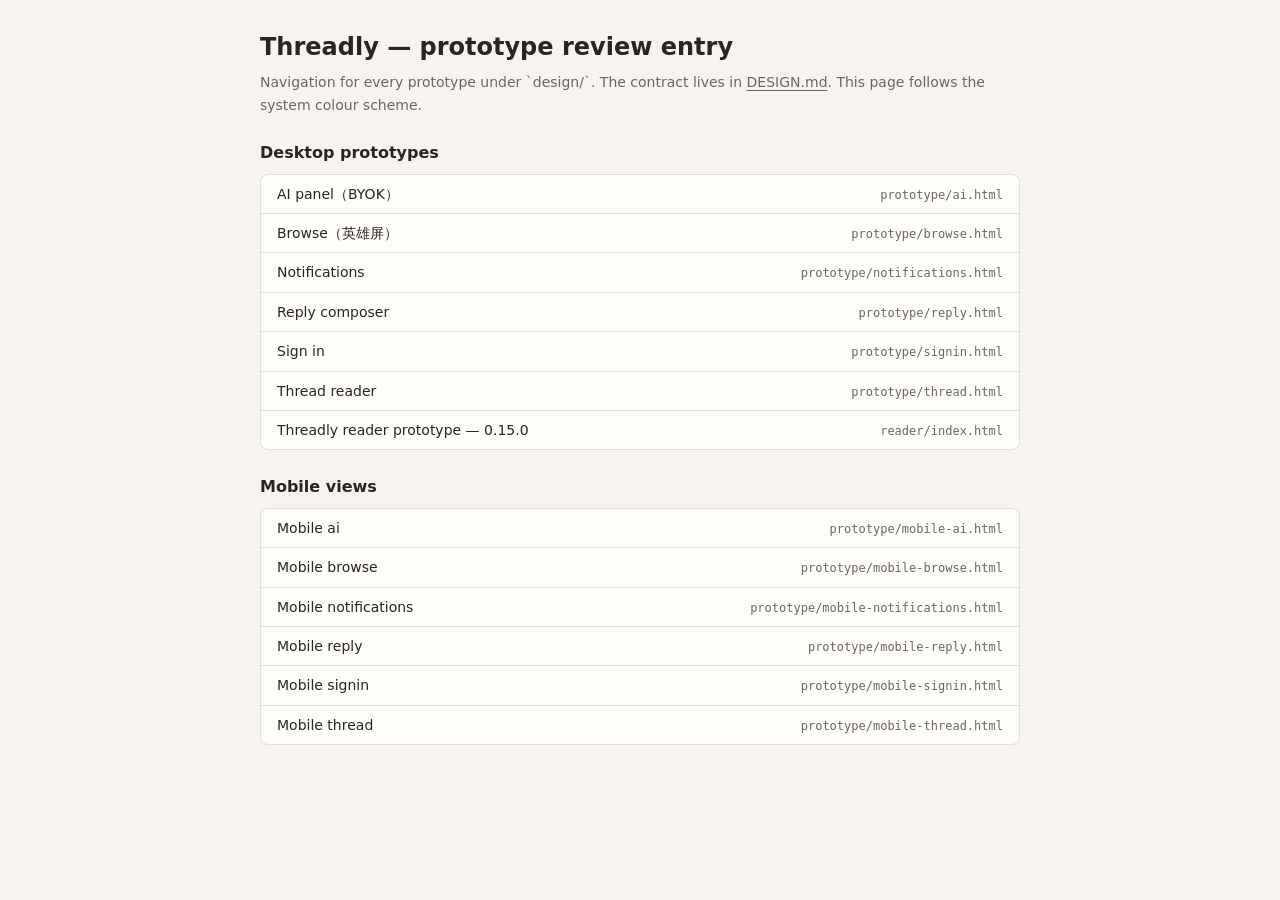
<file: design/index.html>
<!DOCTYPE html>
<html lang="en">
<head>
<meta charset="UTF-8">
<meta name="viewport" content="width=device-width, initial-scale=1">
<meta name="color-scheme" content="light dark">
<title>Threadly — prototype review entry</title>
<style>
  /* Self-contained: the entry page does not load the product stylesheets, so it cannot inherit layout rules. */
  :root { color-scheme: light dark; --bg: #F7F4EF; --panel: #FFFDF9; --ink: #292524; --mute: #6B6660; --line: rgba(0,0,0,.12); }
  @media (prefers-color-scheme: dark) { :root { --bg: #171412; --panel: #2A2521; --ink: #D6D3D1; --mute: #A39C92; --line: rgba(255,255,255,.14); } }
  * { box-sizing: border-box; }
  body { margin: 0; padding: 32px 24px 48px; background: var(--bg); color: var(--ink);
    font: 14px/1.6 system-ui, -apple-system, "Segoe UI", "PingFang SC", "Hiragino Sans GB", "Microsoft YaHei", "Noto Sans CJK SC", sans-serif; -webkit-font-smoothing: antialiased; }
  main { max-width: 760px; margin: 0 auto; }
  h1 { margin: 0; font-size: 24px; line-height: 1.3; font-weight: 600; }
  h2 { margin: 24px 0 8px; font-size: 16px; font-weight: 600; }
  p { margin: 8px 0 0; color: var(--mute); }
  a { color: inherit; text-decoration: underline; text-underline-offset: 3px; }
  a:focus-visible { outline: 2px solid var(--ink); outline-offset: 2px; border-radius: 4px; }
  ul { margin: 0; padding: 0; list-style: none; background: var(--panel); border: 1px solid var(--line); border-radius: 8px; }
  li { display: flex; flex-wrap: wrap; align-items: baseline; gap: 4px 12px; padding: 8px 16px; border-bottom: 1px solid var(--line); }
  li:last-child { border-bottom: 0; }
  li a { flex: 1 1 200px; font-weight: 500; text-decoration: none; }
  li a:hover { text-decoration: underline; }
  code { font: 12px/1.5 ui-monospace, "Cascadia Mono", Consolas, "Noto Sans Mono CJK SC", "Noto Sans CJK SC", "Microsoft YaHei", monospace; color: var(--mute); }
</style>
</head>
<body>
<main>
  <header>
    <h1>Threadly — prototype review entry</h1>
    <p>Navigation for every prototype under `design/`. The contract lives in <a href="DESIGN.md">DESIGN.md</a>. This page follows the system colour scheme.</p>
  </header>
    <section>
      <h2>Desktop prototypes</h2>
      <ul>
      <li><a href="prototype/ai.html">AI panel（BYOK）</a><code>prototype/ai.html</code></li>
      <li><a href="prototype/browse.html">Browse（英雄屏）</a><code>prototype/browse.html</code></li>
      <li><a href="prototype/notifications.html">Notifications</a><code>prototype/notifications.html</code></li>
      <li><a href="prototype/reply.html">Reply composer</a><code>prototype/reply.html</code></li>
      <li><a href="prototype/signin.html">Sign in</a><code>prototype/signin.html</code></li>
      <li><a href="prototype/thread.html">Thread reader</a><code>prototype/thread.html</code></li>
      <li><a href="reader/index.html">Threadly reader prototype — 0.15.0</a><code>reader/index.html</code></li>
      </ul>
    </section>
    <section>
      <h2>Mobile views</h2>
      <ul>
      <li><a href="prototype/mobile-ai.html">Mobile ai</a><code>prototype/mobile-ai.html</code></li>
      <li><a href="prototype/mobile-browse.html">Mobile browse</a><code>prototype/mobile-browse.html</code></li>
      <li><a href="prototype/mobile-notifications.html">Mobile notifications</a><code>prototype/mobile-notifications.html</code></li>
      <li><a href="prototype/mobile-reply.html">Mobile reply</a><code>prototype/mobile-reply.html</code></li>
      <li><a href="prototype/mobile-signin.html">Mobile signin</a><code>prototype/mobile-signin.html</code></li>
      <li><a href="prototype/mobile-thread.html">Mobile thread</a><code>prototype/mobile-thread.html</code></li>
      </ul>
    </section>
</main>
</body>
</html>
</file>
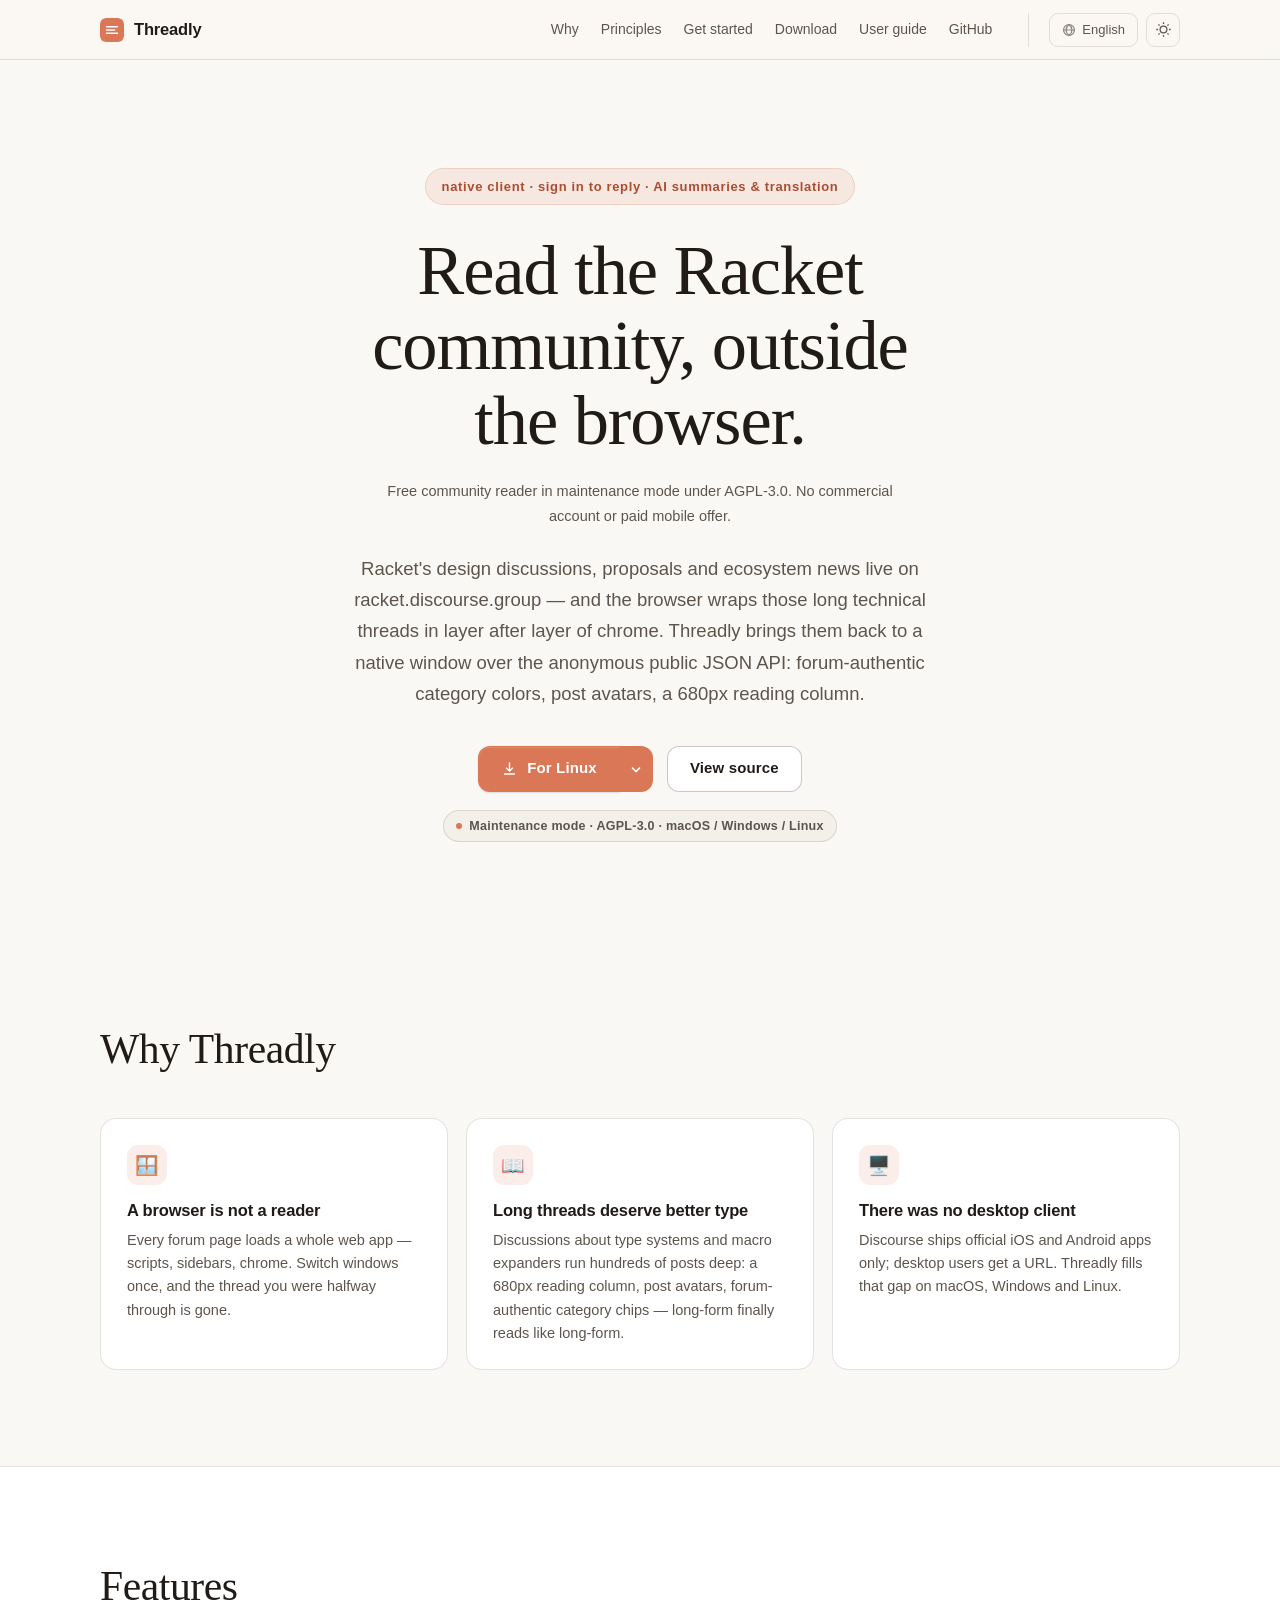
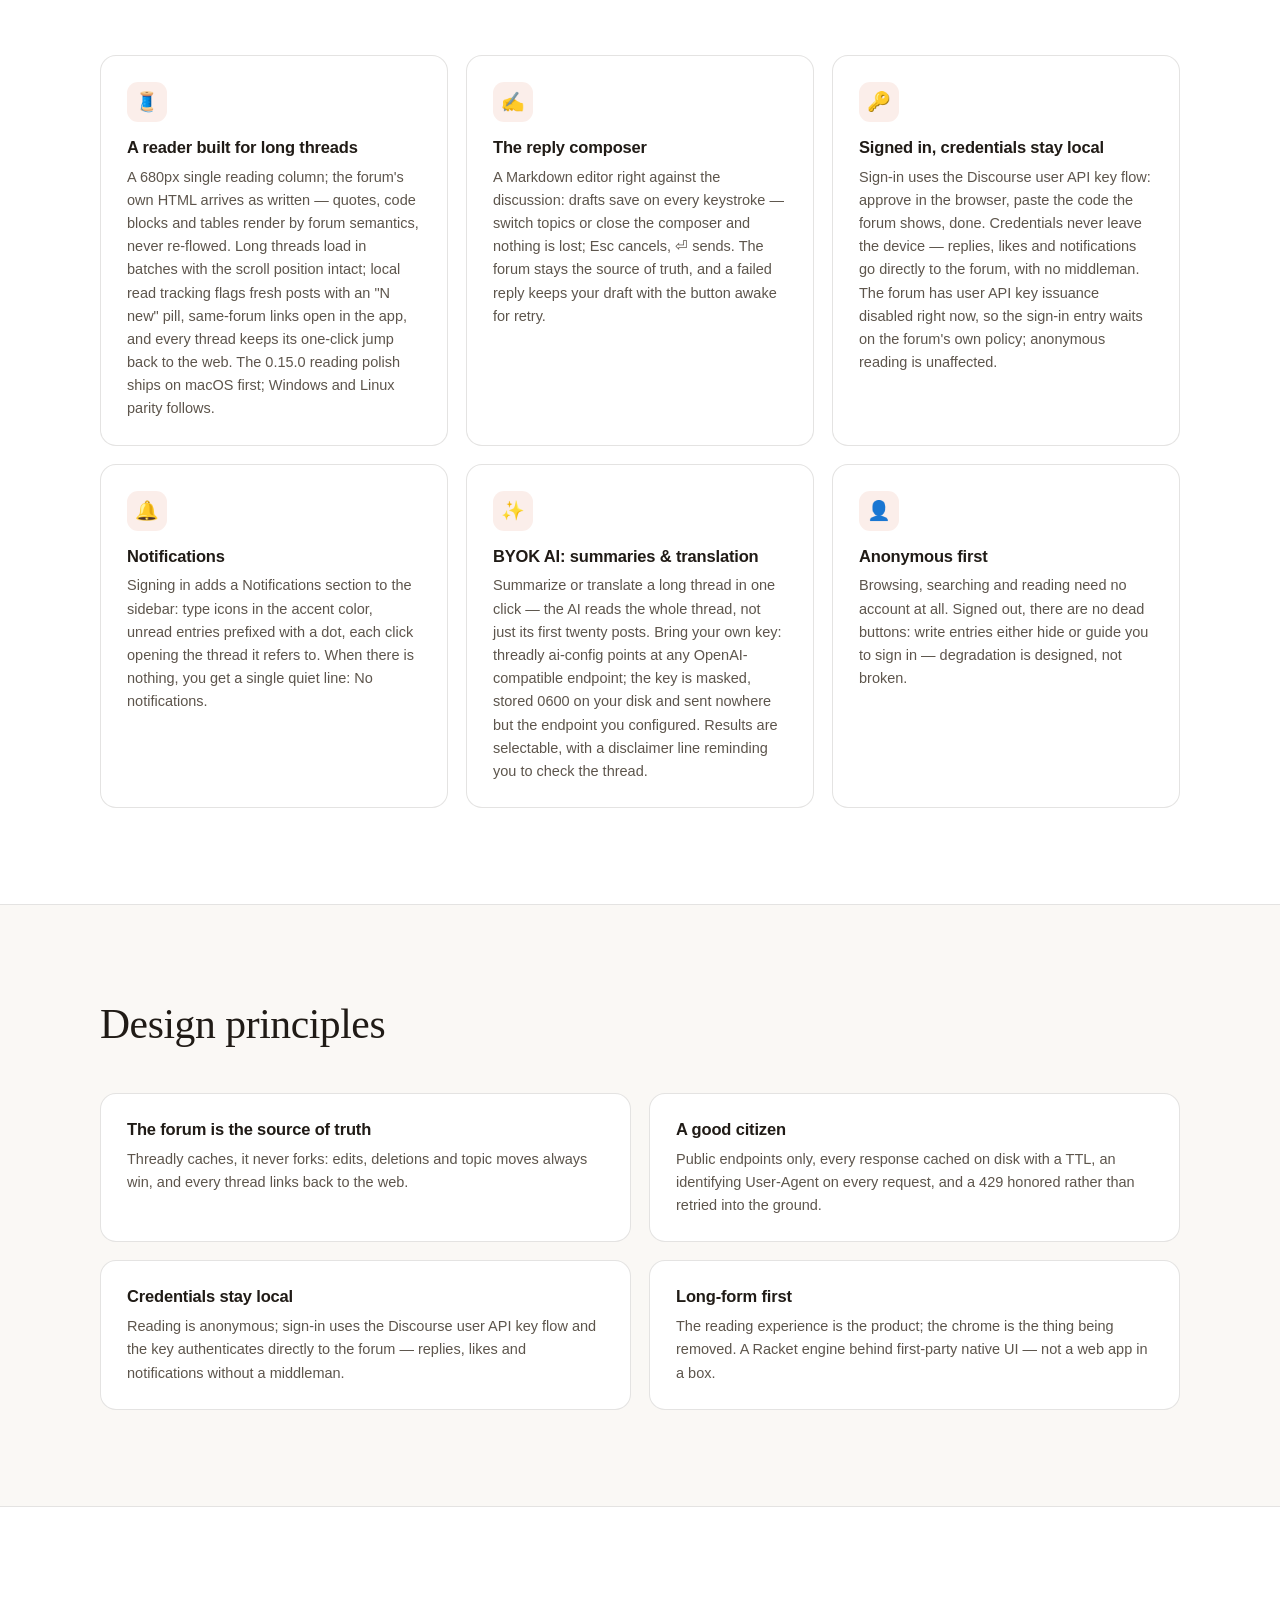
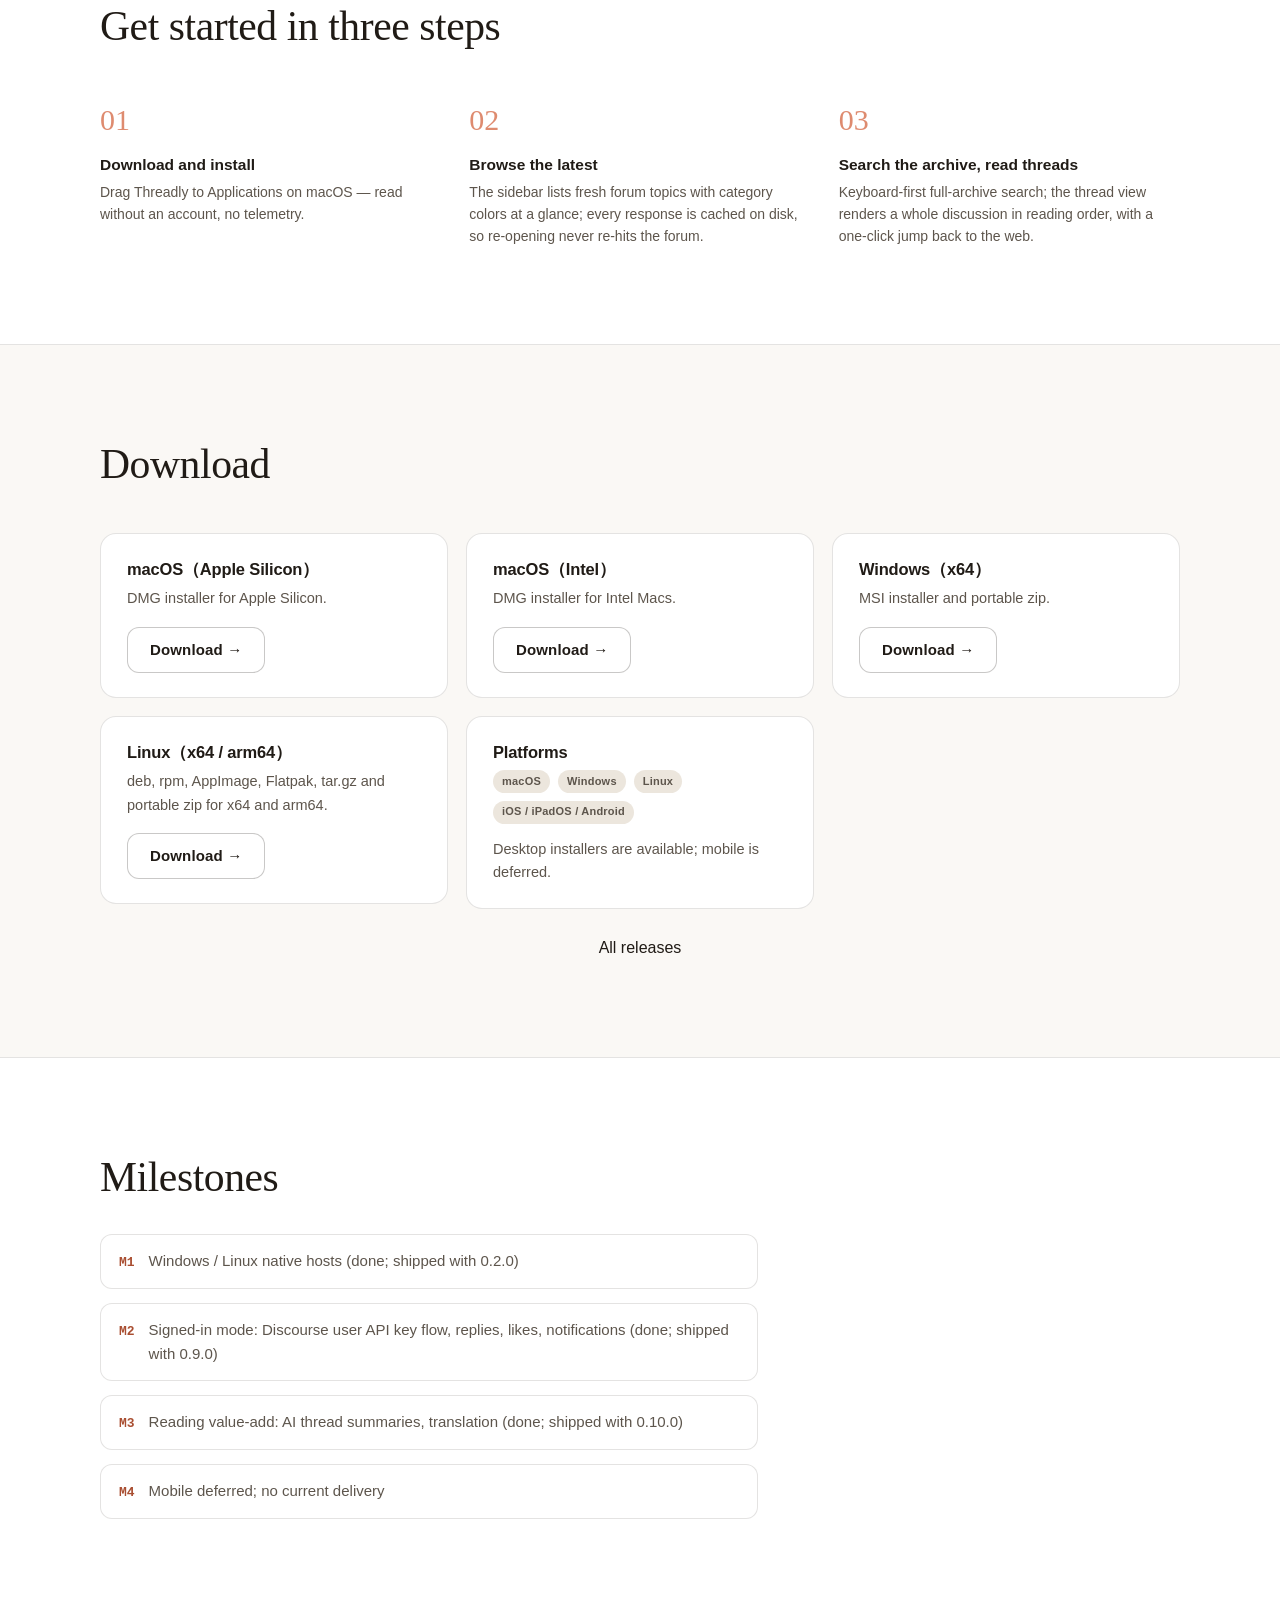
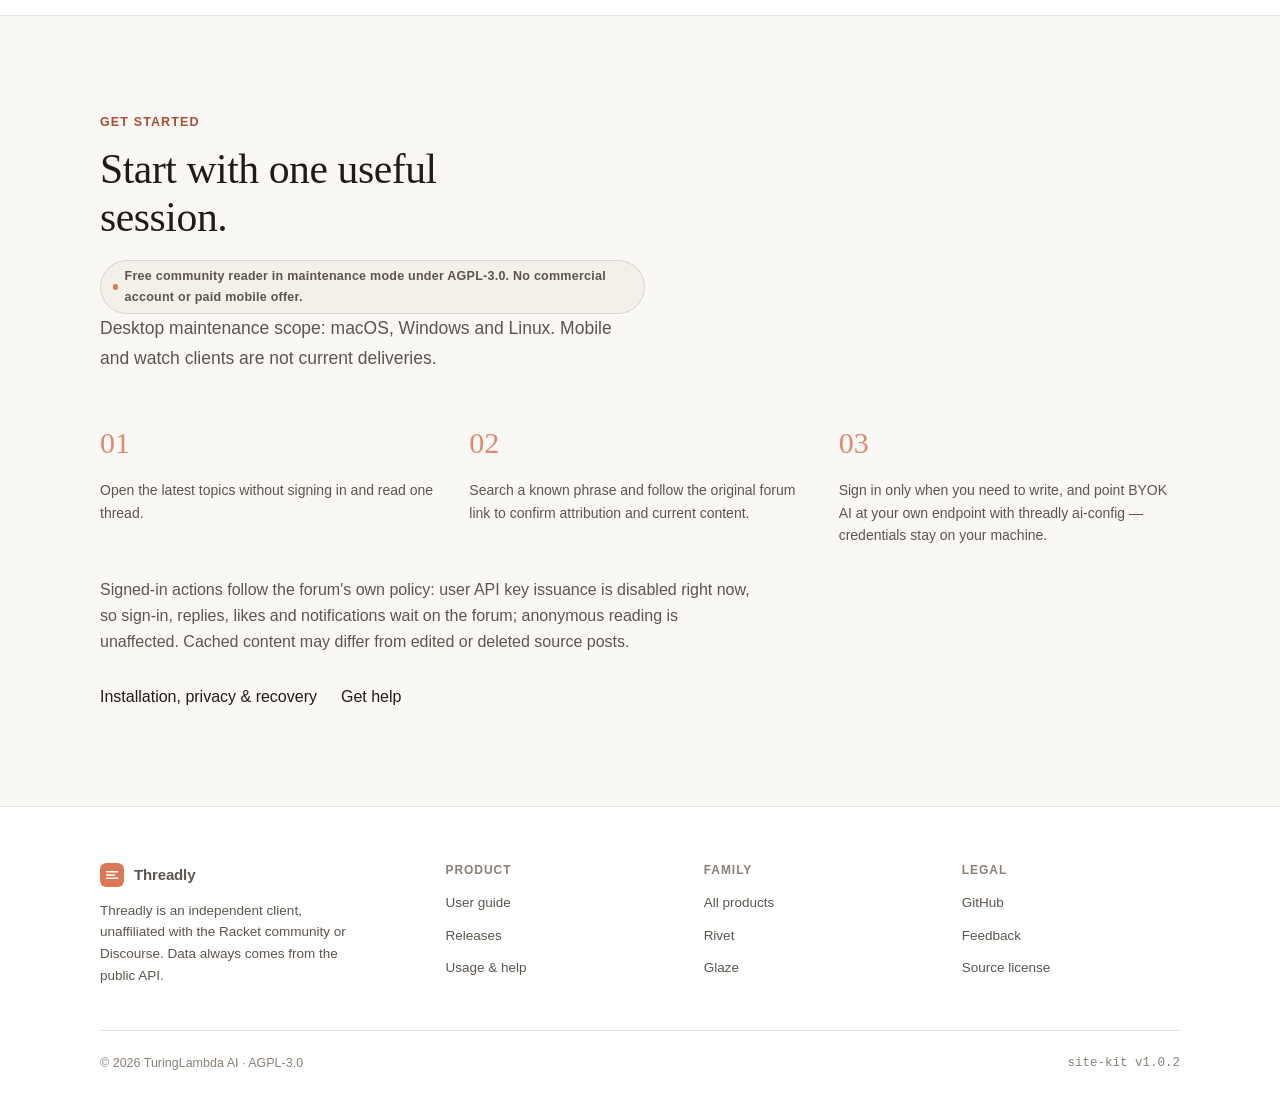
<file: site/index.html>
<!DOCTYPE html>
<html lang="zh-CN" data-kit-id="threadly" data-kit-lang-key="threadly-lang">

<head>
    <meta charset="utf-8">
    <meta name="viewport" content="width=device-width, initial-scale=1.0">
    <title>Threadly — Racket 社区论坛的原生客户端</title>
    <meta name="description" content="Threadly: 在浏览器之外浏览、阅读、搜索 racket.discourse.group。匿名公开 JSON API 加礼貌的磁盘缓存，论坛原色分类、帖子头像与 680px 阅读栏宽。AGPL-3.0 免费开源，维护模式；Rivet 线——Racket 引擎驱动原生壳。">
    <link rel="canonical" href="https://threadly.jrtx.site/">
    <meta name="theme-color" content="#D97757">
    <meta property="og:type" content="website">
    <meta property="og:site_name" content="Threadly">
    <meta property="og:title" content="Threadly — a native client for the Racket community forum">
    <meta property="og:description" content="Browse, read and search racket.discourse.group outside the browser: anonymous public JSON API with a polite disk cache, forum-authentic category colors, post avatars and a 680px reading column. Free and open source under AGPL-3.0, in maintenance mode.">
    <meta property="og:url" content="https://threadly.jrtx.site/">
    <meta name="twitter:card" content="summary">
    <meta name="twitter:title" content="Threadly — a native client for the Racket community forum">
    <meta name="twitter:description" content="Read the Racket community outside the browser. Native, cached politely, credentials stay local. Free, AGPL-3.0.">

    <!-- Theme + language pre-paint: no flash before the stylesheet paints.
         Storage keys are the site's historical keys (threadly-theme /
         threadly-lang — carried forward via data-kit-lang-key on <html>)
         so returning visitors keep preferences. -->
    <script>
        (function () {
            var t;
            try { t = localStorage.getItem('threadly-theme'); } catch (e) {}
            if (t !== 'dark' && t !== 'light') {
                t = window.matchMedia && matchMedia('(prefers-color-scheme: dark)').matches ? 'dark' : 'light';
            }
            document.documentElement.dataset.theme = t;
            var l;
            try { l = localStorage.getItem('threadly-lang'); } catch (e) {}
            if (l !== 'zh' && l !== 'en') {
                l = (navigator.language || 'zh').toLowerCase().indexOf('zh') === 0 ? 'zh' : 'en';
            }
            document.documentElement.lang = l === 'zh' ? 'zh-CN' : 'en';
        })();
    </script>

    <link rel="icon" type="image/svg+xml" href="data:image/svg+xml,%3Csvg xmlns='http://www.w3.org/2000/svg' viewBox='0 0 512 512'%3E%3Crect width='512' height='512' rx='115' fill='%23D97757'/%3E%3Cpath d='M140 186 h232 M140 256 h172 M140 326 h232' stroke='%23FFFFFF' stroke-width='34' stroke-linecap='round'/%3E%3C/svg%3E">
    <link rel="stylesheet" href="family.css">
    <link rel="stylesheet" href="site.css">
    <link rel="preload" href="fonts/newsreader-latin-var.woff2" as="font" type="font/woff2" crossorigin>
    <link rel="preload" href="fonts/inter-latin-var.woff2" as="font" type="font/woff2" crossorigin>
    <script src="family.js" defer></script>
</head>

<body>
    <header class="kit-nav">
        <div class="kit-container kit-nav-inner">
            <a class="kit-brand" href="/">
                <svg class="kit-brand-mark" viewBox="0 0 512 512" aria-hidden="true"><rect width="512" height="512" rx="115" fill="#D97757"/><path d="M140 186 h232 M140 256 h172 M140 326 h232" stroke="#FFFFFF" stroke-width="34" stroke-linecap="round"/></svg>
                <span>Threadly</span>
            </a>
            <nav class="kit-nav-links">
                <a href="#why" data-i18n="nav.why">为什么需要</a>
                <a href="#principles" data-i18n="nav.principles">设计原则</a>
                <a href="#start" data-i18n="nav.start">三步开始</a>
                <a href="#download" data-i18n="nav.download">下载</a>
                <a href="guide.html" data-i18n="nav.guide">使用手册</a>
                <a href="https://github.com/turlamai/threadly" data-i18n="nav.github">GitHub</a>
            </nav>
            <div class="kit-nav-actions">
                <div class="kit-lang">
                    <button class="kit-lang-btn" type="button" aria-haspopup="true" aria-expanded="false">
                        <svg viewBox="0 0 16 16" fill="none" stroke="currentColor" stroke-width="1.4" aria-hidden="true"><circle cx="8" cy="8" r="6.2"/><path d="M1.8 8h12.4M8 1.8c-4.6 4-4.6 8.4 0 12.4 4.6-4 4.6-8.4 0-12.4z"/></svg>
                        <span class="kit-lang-current">简体中文</span>
                    </button>
                    <ul class="kit-lang-menu">
                        <li><button type="button" data-kit-lang="zh">简体中文</button></li>
                        <li><button type="button" data-kit-lang="en">English</button></li>
                    </ul>
                </div>
                <button class="kit-icon-btn kit-theme-toggle" type="button" aria-pressed="false" aria-label="Theme">
                    <svg class="kit-icon-sun" viewBox="0 0 20 20" fill="none" stroke="currentColor" stroke-width="1.5" aria-hidden="true"><circle cx="10" cy="10" r="4"/><path d="M10 1.5v2M10 16.5v2M1.5 10h2M16.5 10h2M4 4l1.4 1.4M14.6 14.6L16 16M16 4l-1.4 1.4M5.4 14.6L4 16"/></svg>
                    <svg class="kit-icon-moon" viewBox="0 0 20 20" fill="none" stroke="currentColor" stroke-width="1.5" aria-hidden="true"><path d="M16.5 12.2A7 7 0 0 1 7.8 3.5a7 7 0 1 0 8.7 8.7z"/></svg>
                </button>
            </div>
        </div>
    </header>

    <main>
        <!-- Hero -->
        <section class="kit-hero">
            <div class="kit-container">
                <span class="kit-eyebrow" data-i18n="kicker">原生客户端 · 登录回帖 · AI 摘要与翻译</span>
                <h1 data-i18n="hero-title">在浏览器之外，读 Racket 社区。</h1>
                <p class="kit-text-2 tl-availability" data-i18n="hero.availability">AGPL-3.0 许可的免费社区阅读器，处于维护模式；不要求商业账号，也不销售移动端。</p>
                <p class="kit-lead" data-i18n="hero-lede">Racket 的设计讨论、提案与生态动态都发生在 racket.discourse.group——而浏览器给这些长技术帖套上了一层层外壳。Threadly 用匿名公开的 JSON API 把它们带回原生窗口：论坛原色分类、帖子头像、680px 的阅读栏宽。</p>
                <div class="kit-btn-row">
                    <div class="kit-dl">
                        <a class="kit-btn kit-btn--primary" data-kit-dl-primary href="https://github.com/turlamai/threadly/releases/latest">
                            <svg viewBox="0 0 20 20" fill="none" stroke="currentColor" stroke-width="1.6" aria-hidden="true"><path d="M10 2.5v10M6 9l4 4 4-4M3.5 16.5h13"/></svg>
                            <span class="kit-dl-label" data-i18n="dl.generic">获取 Threadly</span>
                        </a>
                        <button class="kit-dl-caret" type="button" aria-haspopup="true" aria-expanded="false" aria-label="All platforms">
                            <svg viewBox="0 0 14 14" fill="none" stroke="currentColor" stroke-width="1.6" aria-hidden="true"><path d="M3 5.5L7 9.5l4-4"/></svg>
                        </button>
                        <ul class="kit-dl-menu">
                            <li><a href="https://github.com/turlamai/threadly/releases/latest" data-kit-dl="mac"><span class="kit-dl-os" data-i18n="dl.mac">macOS 版</span><span class="kit-dl-kind">.dmg</span></a></li>
                            <li><a href="https://github.com/turlamai/threadly/releases/latest" data-kit-dl="win"><span class="kit-dl-os" data-i18n="dl.win">Windows 版</span><span class="kit-dl-kind">.msi</span></a></li>
                            <li><a href="https://github.com/turlamai/threadly/releases/latest" data-kit-dl="linux"><span class="kit-dl-os" data-i18n="dl.linux">Linux 版</span><span class="kit-dl-kind">.AppImage</span></a></li>
                            <li class="kit-dl-note kit-hidden" data-kit-dl-note data-i18n="dl.note">当前平台请前往 Releases 页面选取对应安装包。</li>
                        </ul>
                    </div>
                    <a class="kit-btn kit-btn--secondary" href="https://github.com/turlamai/threadly" data-i18n="hero.source">查看源码</a>
                </div>
                <p class="kit-hero-meta"><span class="kit-badge" data-i18n="hero.badge">维护模式 · AGPL-3.0 · macOS / Windows / Linux</span></p>
            </div>
        </section>

        <!-- Why -->
        <section class="kit-section" id="why">
            <div class="kit-container">
                <h2 class="kit-h2" data-i18n="why-title">为什么需要</h2>
                <div class="kit-grid kit-grid--3" style="margin-top: 44px;">
                    <div class="kit-card">
                        <span class="kit-card-icon tl-emoji" aria-hidden="true">🪟</span>
                        <h3 data-i18n="w1-title">浏览器不是阅读器</h3>
                        <p data-i18n="w1-body">每页论坛都在加载一个 Web 应用——脚本、侧栏、层层 chrome。切个窗口，读了一半的长帖就找不到了。</p>
                    </div>
                    <div class="kit-card">
                        <span class="kit-card-icon tl-emoji" aria-hidden="true">📖</span>
                        <h3 data-i18n="w2-title">长帖配得上更好的排版</h3>
                        <p data-i18n="w2-body">关于类型系统和宏展开器的讨论动辄上百楼：680px 阅读栏宽、帖子头像、论坛原色分类，长文终于有了阅读的样子。</p>
                    </div>
                    <div class="kit-card">
                        <span class="kit-card-icon tl-emoji" aria-hidden="true">🖥️</span>
                        <h3 data-i18n="w3-title">桌面端本来就没有</h3>
                        <p data-i18n="w3-body">Discourse 只有官方 iOS/Android 应用，桌面用户拿到的只是一个网址。Threadly 补上这块：macOS、Windows、Linux 三个桌面平台都有。</p>
                    </div>
                </div>
            </div>
        </section>

        <!-- Features -->
        <section class="kit-section kit-section--alt" id="features">
            <div class="kit-container">
                <h2 class="kit-h2" data-i18n="features-title">功能</h2>
                <div class="kit-grid kit-grid--3" style="margin-top: 44px;">
                    <div class="kit-card">
                        <span class="kit-card-icon tl-emoji" aria-hidden="true">🧵</span>
                        <h3 data-i18n="f1-title">长帖阅读器</h3>
                        <p data-i18n="f1-body">680px 单列阅读栏，论坛 HTML 原样抵达：引用、代码块、表格按论坛语义渲染，不重排。长帖分批加载，滚动位置不丢；本地已读追踪给新帖标「N new」，同坛链接在应用内直开，随时一键跳回网页原帖。0.15.0 的这批阅读打磨先行登陆 macOS，Windows / Linux 平价跟进。</p>
                    </div>
                    <div class="kit-card">
                        <span class="kit-card-icon tl-emoji" aria-hidden="true">✍️</span>
                        <h3 data-i18n="f2-title">回复撰写器</h3>
                        <p data-i18n="f2-body">Markdown 编辑器贴着讨论写：草稿每敲一键就落盘，切话题、关撰写器都不丢字；Esc 取消、⏎ 发送。回复永远以论坛为准，失败后草稿原样保留、按钮醒来再试。</p>
                    </div>
                    <div class="kit-card">
                        <span class="kit-card-icon tl-emoji" aria-hidden="true">🔑</span>
                        <h3 data-i18n="f3-title">登录态，凭据不出本机</h3>
                        <p data-i18n="f3-body">登录走 Discourse user API key 流：在浏览器里批准，把论坛给出的代码粘贴回来即完成；凭据只存本机，回帖、点赞、通知不经过任何第三方。论坛当前停发 user API key，登录入口等待论坛政策恢复；匿名阅读不受影响。</p>
                    </div>
                    <div class="kit-card">
                        <span class="kit-card-icon tl-emoji" aria-hidden="true">🔔</span>
                        <h3 data-i18n="f4-title">通知</h3>
                        <p data-i18n="f4-body">登录后侧栏出现 Notifications 分区：类型图标着 accent 色，未读条目带 ● 前缀，点击直达关联主题；一条通知都没有时，就一行安静的「No notifications.」。</p>
                    </div>
                    <div class="kit-card">
                        <span class="kit-card-icon tl-emoji" aria-hidden="true">✨</span>
                        <h3 data-i18n="f5-title">BYOK AI：摘要与翻译</h3>
                        <p data-i18n="f5-body">长帖一键 Summarize / Translate，读的是整条线程而不是开头二十楼。Key 完全自带：threadly ai-config 配任意 OpenAI 兼容端点，密钥掩码显示、0600 落盘、只发往所配端点；结果可选中复制，自带免责行提醒回到原帖核对。</p>
                    </div>
                    <div class="kit-card">
                        <span class="kit-card-icon tl-emoji" aria-hidden="true">👤</span>
                        <h3 data-i18n="f6-title">匿名优先</h3>
                        <p data-i18n="f6-body">匿名即可完整浏览、搜索、阅读。未登录不出现死按钮：写入口要么隐藏、要么一键引导登录——降级是设计出来的，不是残缺。</p>
                    </div>
                </div>
            </div>
        </section>

        <!-- Principles -->
        <section class="kit-section" id="principles">
            <div class="kit-container">
                <h2 class="kit-h2" data-i18n="principles-title">设计原则</h2>
                <div class="kit-grid kit-grid--2" style="margin-top: 44px;">
                    <div class="kit-card">
                        <h3 data-i18n="p1-title">论坛是唯一事实源</h3>
                        <p data-i18n="p1-body">Threadly 只缓存、不分叉：编辑、删除、挪版永远以论坛为准，每个帖子都能一键跳回原链。</p>
                    </div>
                    <div class="kit-card">
                        <h3 data-i18n="p2-title">做好公民</h3>
                        <p data-i18n="p2-body">只打公开端点，响应全部落盘缓存并带 TTL，请求带身份标识的 User-Agent，收到 429 老实退避。</p>
                    </div>
                    <div class="kit-card">
                        <h3 data-i18n="p3-title">凭据留在本机</h3>
                        <p data-i18n="p3-body">匿名即可读；登录走 Discourse user API key 流，凭据只存本机——回帖、点赞、通知不经过任何第三方。</p>
                    </div>
                    <div class="kit-card">
                        <h3 data-i18n="p4-title">长文优先</h3>
                        <p data-i18n="p4-body">阅读体验就是产品本身；要移除的恰恰是层层 chrome。Racket 引擎 + 第一方原生 UI，没有 WebView 套壳的网页应用。</p>
                    </div>
                </div>
            </div>
        </section>

        <!-- Get started (three steps) -->
        <section class="kit-section kit-section--alt" id="start">
            <div class="kit-container">
                <h2 class="kit-h2" data-i18n="start-title">三步开始</h2>
                <div class="kit-steps" style="margin-top: 44px;">
                    <div class="kit-step">
                        <h3 data-i18n="s1-title">下载安装</h3>
                        <p data-i18n="s1-body">macOS 拖进应用程序文件夹即可——不注册也能读，没有遥测。</p>
                    </div>
                    <div class="kit-step">
                        <h3 data-i18n="s2-title">浏览最新</h3>
                        <p data-i18n="s2-body">侧栏按分类原色列出论坛最新主题，回复、浏览与点赞一目了然；所有响应落盘缓存，重复打开不重复请求。</p>
                    </div>
                    <div class="kit-step">
                        <h3 data-i18n="s3-title">搜索归档，读长帖</h3>
                        <p data-i18n="s3-body">键盘直达全站搜索；读帖视图按阅读顺序呈现整条讨论，随时一键跳回网页原帖。</p>
                    </div>
                </div>
            </div>
        </section>

        <!-- Download -->
        <section class="kit-section" id="download">
            <div class="kit-container">
                <h2 class="kit-h2" data-i18n="download-title">下载</h2>
                <div class="kit-grid kit-grid--3" style="margin-top: 44px; align-items: start;">
                    <div class="kit-card">
                        <h3>macOS（Apple Silicon）</h3>
                        <p data-i18n="dl-mac-arm">DMG 安装器，适配 M 系列芯片。</p>
                        <p style="margin-top: 16px;"><a class="kit-btn kit-btn--secondary" href="https://github.com/turlamai/threadly/releases/latest" data-i18n="dl-get">下载 →</a></p>
                    </div>
                    <div class="kit-card">
                        <h3>macOS（Intel）</h3>
                        <p data-i18n="dl-mac-x64">DMG 安装器，适配 Intel 芯片。</p>
                        <p style="margin-top: 16px;"><a class="kit-btn kit-btn--secondary" href="https://github.com/turlamai/threadly/releases/latest" data-i18n="dl-get">下载 →</a></p>
                    </div>
                    <div class="kit-card">
                        <h3>Windows（x64）</h3>
                        <p data-i18n="dl-win">MSI 安装器与便携 zip。</p>
                        <p style="margin-top: 16px;"><a class="kit-btn kit-btn--secondary" data-kit-dl="win" href="https://github.com/turlamai/threadly/releases/latest" data-i18n="dl-get">下载 →</a></p>
                    </div>
                    <div class="kit-card">
                        <h3>Linux（x64 / arm64）</h3>
                        <p data-i18n="dl-linux">deb、rpm、AppImage、Flatpak、tar.gz 与便携 zip。</p>
                        <p style="margin-top: 16px;"><a class="kit-btn kit-btn--secondary" data-kit-dl="linux" href="https://github.com/turlamai/threadly/releases/latest" data-i18n="dl-get">下载 →</a></p>
                    </div>
                    <div class="kit-card">
                        <h3 data-i18n="dl-platforms-title">平台</h3>
                        <p class="tl-platform-row">
                            <span class="kit-chip">macOS</span>
                            <span class="kit-chip">Windows</span>
                            <span class="kit-chip">Linux</span>
                            <span class="kit-chip">iOS / iPadOS / Android</span>
                        </p>
                        <p class="kit-text-2" style="margin-top: 14px;" data-i18n="dl-platforms-body">桌面安装包就绪；移动端暂缓。</p>
                    </div>
                </div>
                <p style="text-align:center;margin-top:26px"><a href="https://github.com/turlamai/threadly/releases" data-i18n="dl.all-releases">全部版本</a></p>
            </div>
        </section>

        <!-- Roadmap -->
        <section class="kit-section kit-section--alt" id="roadmap">
            <div class="kit-container">
                <h2 class="kit-h2" data-i18n="roadmap-title">里程碑</h2>
                <ul class="tl-roadmap">
                    <li><strong>M1</strong><span data-i18n="rm1">Windows / Linux 原生壳（已完成，随 0.2.0 发布）</span></li>
                    <li><strong>M2</strong><span data-i18n="rm2">登录态：Discourse user API key 流、回帖、点赞、通知（已完成，随 0.9.0 发布）</span></li>
                    <li><strong>M3</strong><span data-i18n="rm3">阅读增值：长帖 AI 摘要、翻译（已完成，随 0.10.0 发布）</span></li>
                    <li><strong>M4</strong><span data-i18n="rm4">移动端暂缓；尚未交付</span></li>
                </ul>
            </div>
        </section>

        <!-- Get started -->
        <section class="kit-section" id="start-here">
            <div class="kit-container">
                <span class="kit-kicker" data-i18n="start.kicker">开始使用</span>
                <h2 class="kit-h2" data-i18n="start.title">从一次有效使用开始。</h2>
                <p class="kit-lead" style="margin-top: 18px;"><span class="kit-badge" data-i18n="start.status">AGPL-3.0 许可的免费社区阅读器，处于维护模式；不要求商业账号，也不销售移动端。</span> <span data-i18n="start.platforms">桌面维护范围为 macOS、Windows、Linux；移动与手表客户端尚未交付。</span></p>
                <div class="kit-steps" style="margin-top: 44px;">
                    <div class="kit-step">
                        <p data-i18n="start.s1.body">无需登录即可打开最新主题并阅读一篇讨论。</p>
                    </div>
                    <div class="kit-step">
                        <p data-i18n="start.s2.body">搜索熟悉的短语，打开原论坛链接核对作者与最新内容。</p>
                    </div>
                    <div class="kit-step">
                        <p data-i18n="start.s3.body">需要写操作或 AI 时再配置：登录走论坛授权流；AI 用 threadly ai-config 配自己的端点与密钥，凭据只存本机。</p>
                    </div>
                </div>
                <p class="kit-text-2" style="margin-top: 30px; max-width: 74ch;"><span data-i18n="start.limits">登录动作的真实状态跟随论坛政策：论坛当前停发 user API key，登录、回帖、点赞与通知等待论坛恢复发钥；匿名阅读不受影响。源帖编辑或删除后，本地缓存可能不同。</span></p>
                <div class="tl-start-links">
                    <a href="https://github.com/turlamai/threadly/blob/main/docs/USER-GUIDE.zh-CN.md" data-en-href="https://github.com/turlamai/threadly/blob/main/docs/USER-GUIDE.md" data-i18n="start.guide">安装、隐私与恢复</a>
                    <a href="https://github.com/turlamai/threadly/issues" data-i18n="start.help">反馈与帮助</a>
                </div>
            </div>
        </section>
    </main>

    <footer class="kit-footer">
        <div class="kit-container">
            <div class="kit-footer-grid">
                <div>
                    <a class="kit-brand" href="/">
                        <svg class="kit-brand-mark" viewBox="0 0 512 512" aria-hidden="true"><rect width="512" height="512" rx="115" fill="#D97757"/><path d="M140 186 h232 M140 256 h172 M140 326 h232" stroke="#FFFFFF" stroke-width="34" stroke-linecap="round"/></svg>
                        <span>Threadly</span>
                    </a>
                    <p class="kit-footer-tagline" data-i18n="footer-note">Threadly 是独立客户端，与 Racket 社区和 Discourse 无隶属关系。数据始终来自公开接口。</p>
                </div>
                <div>
                    <h4 data-i18n="footer.product">产品</h4>
                    <ul>
                        <li><a href="guide.html" data-i18n="nav.guide">使用手册</a></li>
                        <li><a href="https://github.com/turlamai/threadly/releases" data-i18n="footer.releases">发布与更新</a></li>
                        <li><a href="https://github.com/turlamai/threadly/blob/main/docs/USER-GUIDE.zh-CN.md" data-en-href="https://github.com/turlamai/threadly/blob/main/docs/USER-GUIDE.md" data-i18n="start.usage">使用与帮助</a></li>
                    </ul>
                </div>
                <div>
                    <h4 data-i18n="footer.family">家族</h4>
                    <ul>
                        <li><a href="https://jrtx.site/" data-i18n="footer.portal">全部产品</a></li>
                        <li><a href="https://rivet.jrtx.site">Rivet</a></li>
                        <li><a href="https://glaze.jrtx.site">Glaze</a></li>
                    </ul>
                </div>
                <div>
                    <h4 data-i18n="footer.legal">条款</h4>
                    <ul>
                        <li><a href="https://github.com/turlamai/threadly" data-i18n="nav.github">GitHub</a></li>
                        <li><a href="https://github.com/turlamai/threadly/issues" data-i18n="footer.help">反馈</a></li>
                        <li><a href="https://github.com/turlamai/threadly/blob/main/LICENSE" data-i18n="footer.license">源码许可</a></li>
                    </ul>
                </div>
            </div>
            <div class="kit-footer-bottom">
                <span data-i18n="footer.copyright">© 2026 TuringLambda AI · AGPL-3.0</span>
                <span class="kit-mono">site-kit v1.0.2</span>
            </div>
        </div>
    </footer>

    <script type="application/json" id="kit-i18n">
    {
        "zh": {
            "nav.why": "为什么需要", "nav.principles": "设计原则", "nav.start": "三步开始", "nav.download": "下载", "nav.guide": "使用手册", "nav.github": "GitHub",
            "kicker": "原生客户端 · 登录回帖 · AI 摘要与翻译",
            "hero-title": "在浏览器之外，读 Racket 社区。",
            "hero.availability": "AGPL-3.0 许可的免费社区阅读器，处于维护模式；不要求商业账号，也不销售移动端。",
            "hero-lede": "Racket 的设计讨论、提案与生态动态都发生在 racket.discourse.group——而浏览器给这些长技术帖套上了一层层外壳。Threadly 用匿名公开的 JSON API 把它们带回原生窗口：论坛原色分类、帖子头像、680px 的阅读栏宽。",
            "hero.badge": "维护模式 · AGPL-3.0 · macOS / Windows / Linux",
            "hero.source": "查看源码",
            "dl.generic": "获取 Threadly",
            "dl.mac": "macOS 版", "dl.win": "Windows 版", "dl.linux": "Linux 版",
            "dl.note": "当前平台请前往 Releases 页面选取对应安装包。",
            "why-title": "为什么需要",
            "w1-title": "浏览器不是阅读器",
            "w1-body": "每页论坛都在加载一个 Web 应用——脚本、侧栏、层层 chrome。切个窗口，读了一半的长帖就找不到了。",
            "w2-title": "长帖配得上更好的排版",
            "w2-body": "关于类型系统和宏展开器的讨论动辄上百楼：680px 阅读栏宽、帖子头像、论坛原色分类，长文终于有了阅读的样子。",
            "w3-title": "桌面端本来就没有",
            "w3-body": "Discourse 只有官方 iOS/Android 应用，桌面用户拿到的只是一个网址。Threadly 补上这块：macOS、Windows、Linux 三个桌面平台都有。",
            "features-title": "功能",
            "f1-title": "长帖阅读器",
            "f1-body": "680px 单列阅读栏，论坛 HTML 原样抵达：引用、代码块、表格按论坛语义渲染，不重排。长帖分批加载，滚动位置不丢；本地已读追踪给新帖标「N new」，同坛链接在应用内直开，随时一键跳回网页原帖。0.15.0 的这批阅读打磨先行登陆 macOS，Windows / Linux 平价跟进。",
            "f2-title": "回复撰写器",
            "f2-body": "Markdown 编辑器贴着讨论写：草稿每敲一键就落盘，切话题、关撰写器都不丢字；Esc 取消、⏎ 发送。回复永远以论坛为准，失败后草稿原样保留、按钮醒来再试。",
            "f3-title": "登录态，凭据不出本机",
            "f3-body": "登录走 Discourse user API key 流：在浏览器里批准，把论坛给出的代码粘贴回来即完成；凭据只存本机，回帖、点赞、通知不经过任何第三方。论坛当前停发 user API key，登录入口等待论坛政策恢复；匿名阅读不受影响。",
            "f4-title": "通知",
            "f4-body": "登录后侧栏出现 Notifications 分区：类型图标着 accent 色，未读条目带 ● 前缀，点击直达关联主题；一条通知都没有时，就一行安静的「No notifications.」。",
            "f5-title": "BYOK AI：摘要与翻译",
            "f5-body": "长帖一键 Summarize / Translate，读的是整条线程而不是开头二十楼。Key 完全自带：threadly ai-config 配任意 OpenAI 兼容端点，密钥掩码显示、0600 落盘、只发往所配端点；结果可选中复制，自带免责行提醒回到原帖核对。",
            "f6-title": "匿名优先",
            "f6-body": "匿名即可完整浏览、搜索、阅读。未登录不出现死按钮：写入口要么隐藏、要么一键引导登录——降级是设计出来的，不是残缺。",
            "principles-title": "设计原则",
            "p1-title": "论坛是唯一事实源",
            "p1-body": "Threadly 只缓存、不分叉：编辑、删除、挪版永远以论坛为准，每个帖子都能一键跳回原链。",
            "p2-title": "做好公民",
            "p2-body": "只打公开端点，响应全部落盘缓存并带 TTL，请求带身份标识的 User-Agent，收到 429 老实退避。",
            "p3-title": "凭据留在本机",
            "p3-body": "匿名即可读；登录走 Discourse user API key 流，凭据只存本机——回帖、点赞、通知不经过任何第三方。",
            "p4-title": "长文优先",
            "p4-body": "阅读体验就是产品本身；要移除的恰恰是层层 chrome。Racket 引擎 + 第一方原生 UI，没有 WebView 套壳的网页应用。",
            "start-title": "三步开始",
            "s1-title": "下载安装",
            "s1-body": "macOS 拖进应用程序文件夹即可——不注册也能读，没有遥测。",
            "s2-title": "浏览最新",
            "s2-body": "侧栏按分类原色列出论坛最新主题，回复、浏览与点赞一目了然；所有响应落盘缓存，重复打开不重复请求。",
            "s3-title": "搜索归档，读长帖",
            "s3-body": "键盘直达全站搜索；读帖视图按阅读顺序呈现整条讨论，随时一键跳回网页原帖。",
            "download-title": "下载",
            "dl-mac-arm": "DMG 安装器，适配 M 系列芯片。",
            "dl-mac-x64": "DMG 安装器，适配 Intel 芯片。",
            "dl-win": "MSI 安装器与便携 zip。",
            "dl-linux": "deb、rpm、AppImage、Flatpak、tar.gz 与便携 zip。",
            "dl-get": "下载 →",
            "dl.all-releases": "全部版本",
            "dl-platforms-title": "平台",
            "dl-platforms-body": "桌面安装包就绪；移动端暂缓。",
            "roadmap-title": "里程碑",
            "rm1": "Windows / Linux 原生壳（已完成，随 0.2.0 发布）",
            "rm2": "登录态：Discourse user API key 流、回帖、点赞、通知（已完成，随 0.9.0 发布）",
            "rm3": "阅读增值：长帖 AI 摘要、翻译（已完成，随 0.10.0 发布）",
            "rm4": "移动端暂缓；尚未交付",
            "start.kicker": "开始使用",
            "start.title": "从一次有效使用开始。",
            "start.status": "AGPL-3.0 许可的免费社区阅读器，处于维护模式；不要求商业账号，也不销售移动端。",
            "start.platforms": "桌面维护范围为 macOS、Windows、Linux；移动与手表客户端尚未交付。",
            "start.s1.body": "无需登录即可打开最新主题并阅读一篇讨论。",
            "start.s2.body": "搜索熟悉的短语，打开原论坛链接核对作者与最新内容。",
            "start.s3.body": "需要写操作或 AI 时再配置：登录走论坛授权流；AI 用 threadly ai-config 配自己的端点与密钥，凭据只存本机。",
            "start.limits": "登录动作的真实状态跟随论坛政策：论坛当前停发 user API key，登录、回帖、点赞与通知等待论坛恢复发钥；匿名阅读不受影响。源帖编辑或删除后，本地缓存可能不同。",
            "start.guide": "安装、隐私与恢复",
            "start.help": "反馈与帮助",
            "start.usage": "使用与帮助",
            "footer-note": "Threadly 是独立客户端，与 Racket 社区和 Discourse 无隶属关系。数据始终来自公开接口。",
            "footer.product": "产品", "footer.family": "家族", "footer.legal": "条款",
            "footer.releases": "发布与更新", "footer.portal": "全部产品", "footer.license": "源码许可",
            "footer.help": "反馈",
            "footer.copyright": "© 2026 TuringLambda AI · AGPL-3.0"
        },
        "en": {
            "nav.why": "Why", "nav.principles": "Principles", "nav.start": "Get started", "nav.download": "Download", "nav.guide": "User guide", "nav.github": "GitHub",
            "kicker": "native client · sign in to reply · AI summaries & translation",
            "hero-title": "Read the Racket community, outside the browser.",
            "hero.availability": "Free community reader in maintenance mode under AGPL-3.0. No commercial account or paid mobile offer.",
            "hero-lede": "Racket's design discussions, proposals and ecosystem news live on racket.discourse.group — and the browser wraps those long technical threads in layer after layer of chrome. Threadly brings them back to a native window over the anonymous public JSON API: forum-authentic category colors, post avatars, a 680px reading column.",
            "hero.badge": "Maintenance mode · AGPL-3.0 · macOS / Windows / Linux",
            "hero.source": "View source",
            "dl.generic": "Get Threadly",
            "dl.mac": "For macOS", "dl.win": "For Windows", "dl.linux": "For Linux",
            "dl.note": "Pick the right package from the Releases page for your platform.",
            "why-title": "Why Threadly",
            "w1-title": "A browser is not a reader",
            "w1-body": "Every forum page loads a whole web app — scripts, sidebars, chrome. Switch windows once, and the thread you were halfway through is gone.",
            "w2-title": "Long threads deserve better type",
            "w2-body": "Discussions about type systems and macro expanders run hundreds of posts deep: a 680px reading column, post avatars, forum-authentic category chips — long-form finally reads like long-form.",
            "w3-title": "There was no desktop client",
            "w3-body": "Discourse ships official iOS and Android apps only; desktop users get a URL. Threadly fills that gap on macOS, Windows and Linux.",
            "features-title": "Features",
            "f1-title": "A reader built for long threads",
            "f1-body": "A 680px single reading column; the forum's own HTML arrives as written — quotes, code blocks and tables render by forum semantics, never re-flowed. Long threads load in batches with the scroll position intact; local read tracking flags fresh posts with an \"N new\" pill, same-forum links open in the app, and every thread keeps its one-click jump back to the web. The 0.15.0 reading polish ships on macOS first; Windows and Linux parity follows.",
            "f2-title": "The reply composer",
            "f2-body": "A Markdown editor right against the discussion: drafts save on every keystroke — switch topics or close the composer and nothing is lost; Esc cancels, ⏎ sends. The forum stays the source of truth, and a failed reply keeps your draft with the button awake for retry.",
            "f3-title": "Signed in, credentials stay local",
            "f3-body": "Sign-in uses the Discourse user API key flow: approve in the browser, paste the code the forum shows, done. Credentials never leave the device — replies, likes and notifications go directly to the forum, with no middleman. The forum has user API key issuance disabled right now, so the sign-in entry waits on the forum's own policy; anonymous reading is unaffected.",
            "f4-title": "Notifications",
            "f4-body": "Signing in adds a Notifications section to the sidebar: type icons in the accent color, unread entries prefixed with a dot, each click opening the thread it refers to. When there is nothing, you get a single quiet line: No notifications.",
            "f5-title": "BYOK AI: summaries & translation",
            "f5-body": "Summarize or translate a long thread in one click — the AI reads the whole thread, not just its first twenty posts. Bring your own key: threadly ai-config points at any OpenAI-compatible endpoint; the key is masked, stored 0600 on your disk and sent nowhere but the endpoint you configured. Results are selectable, with a disclaimer line reminding you to check the thread.",
            "f6-title": "Anonymous first",
            "f6-body": "Browsing, searching and reading need no account at all. Signed out, there are no dead buttons: write entries either hide or guide you to sign in — degradation is designed, not broken.",
            "principles-title": "Design principles",
            "p1-title": "The forum is the source of truth",
            "p1-body": "Threadly caches, it never forks: edits, deletions and topic moves always win, and every thread links back to the web.",
            "p2-title": "A good citizen",
            "p2-body": "Public endpoints only, every response cached on disk with a TTL, an identifying User-Agent on every request, and a 429 honored rather than retried into the ground.",
            "p3-title": "Credentials stay local",
            "p3-body": "Reading is anonymous; sign-in uses the Discourse user API key flow and the key authenticates directly to the forum — replies, likes and notifications without a middleman.",
            "p4-title": "Long-form first",
            "p4-body": "The reading experience is the product; the chrome is the thing being removed. A Racket engine behind first-party native UI — not a web app in a box.",
            "start-title": "Get started in three steps",
            "s1-title": "Download and install",
            "s1-body": "Drag Threadly to Applications on macOS — read without an account, no telemetry.",
            "s2-title": "Browse the latest",
            "s2-body": "The sidebar lists fresh forum topics with category colors at a glance; every response is cached on disk, so re-opening never re-hits the forum.",
            "s3-title": "Search the archive, read threads",
            "s3-body": "Keyboard-first full-archive search; the thread view renders a whole discussion in reading order, with a one-click jump back to the web.",
            "download-title": "Download",
            "dl-mac-arm": "DMG installer for Apple Silicon.",
            "dl-mac-x64": "DMG installer for Intel Macs.",
            "dl-win": "MSI installer and portable zip.",
            "dl-linux": "deb, rpm, AppImage, Flatpak, tar.gz and portable zip for x64 and arm64.",
            "dl-get": "Download →",
            "dl.all-releases": "All releases",
            "dl-platforms-title": "Platforms",
            "dl-platforms-body": "Desktop installers are available; mobile is deferred.",
            "roadmap-title": "Milestones",
            "rm1": "Windows / Linux native hosts (done; shipped with 0.2.0)",
            "rm2": "Signed-in mode: Discourse user API key flow, replies, likes, notifications (done; shipped with 0.9.0)",
            "rm3": "Reading value-add: AI thread summaries, translation (done; shipped with 0.10.0)",
            "rm4": "Mobile deferred; no current delivery",
            "start.kicker": "Get started",
            "start.title": "Start with one useful session.",
            "start.status": "Free community reader in maintenance mode under AGPL-3.0. No commercial account or paid mobile offer.",
            "start.platforms": "Desktop maintenance scope: macOS, Windows and Linux. Mobile and watch clients are not current deliveries.",
            "start.s1.body": "Open the latest topics without signing in and read one thread.",
            "start.s2.body": "Search a known phrase and follow the original forum link to confirm attribution and current content.",
            "start.s3.body": "Sign in only when you need to write, and point BYOK AI at your own endpoint with threadly ai-config — credentials stay on your machine.",
            "start.limits": "Signed-in actions follow the forum's own policy: user API key issuance is disabled right now, so sign-in, replies, likes and notifications wait on the forum; anonymous reading is unaffected. Cached content may differ from edited or deleted source posts.",
            "start.guide": "Installation, privacy & recovery",
            "start.help": "Get help",
            "start.usage": "Usage & help",
            "footer-note": "Threadly is an independent client, unaffiliated with the Racket community or Discourse. Data always comes from the public API.",
            "footer.product": "Product", "footer.family": "Family", "footer.legal": "Legal",
            "footer.releases": "Releases", "footer.portal": "All products", "footer.license": "Source license",
            "footer.help": "Feedback",
            "footer.copyright": "© 2026 TuringLambda AI · AGPL-3.0"
        }
    }
    </script>

    <script type="application/json" id="kit-download">
    {
        "repo": "turlamai/threadly",
        "assets": {
            "mac": "threadly-{v}-macos-{arch}.dmg",
            "win": "threadly-{v}-windows-x64.msi",
            "linux": "threadly-{v}-linux-{arch}.AppImage"
        },
        "archMap": { "linux": { "x64": "x86_64", "arm64": "aarch64" } }
    }
    </script>
</body>

</html>
</file>
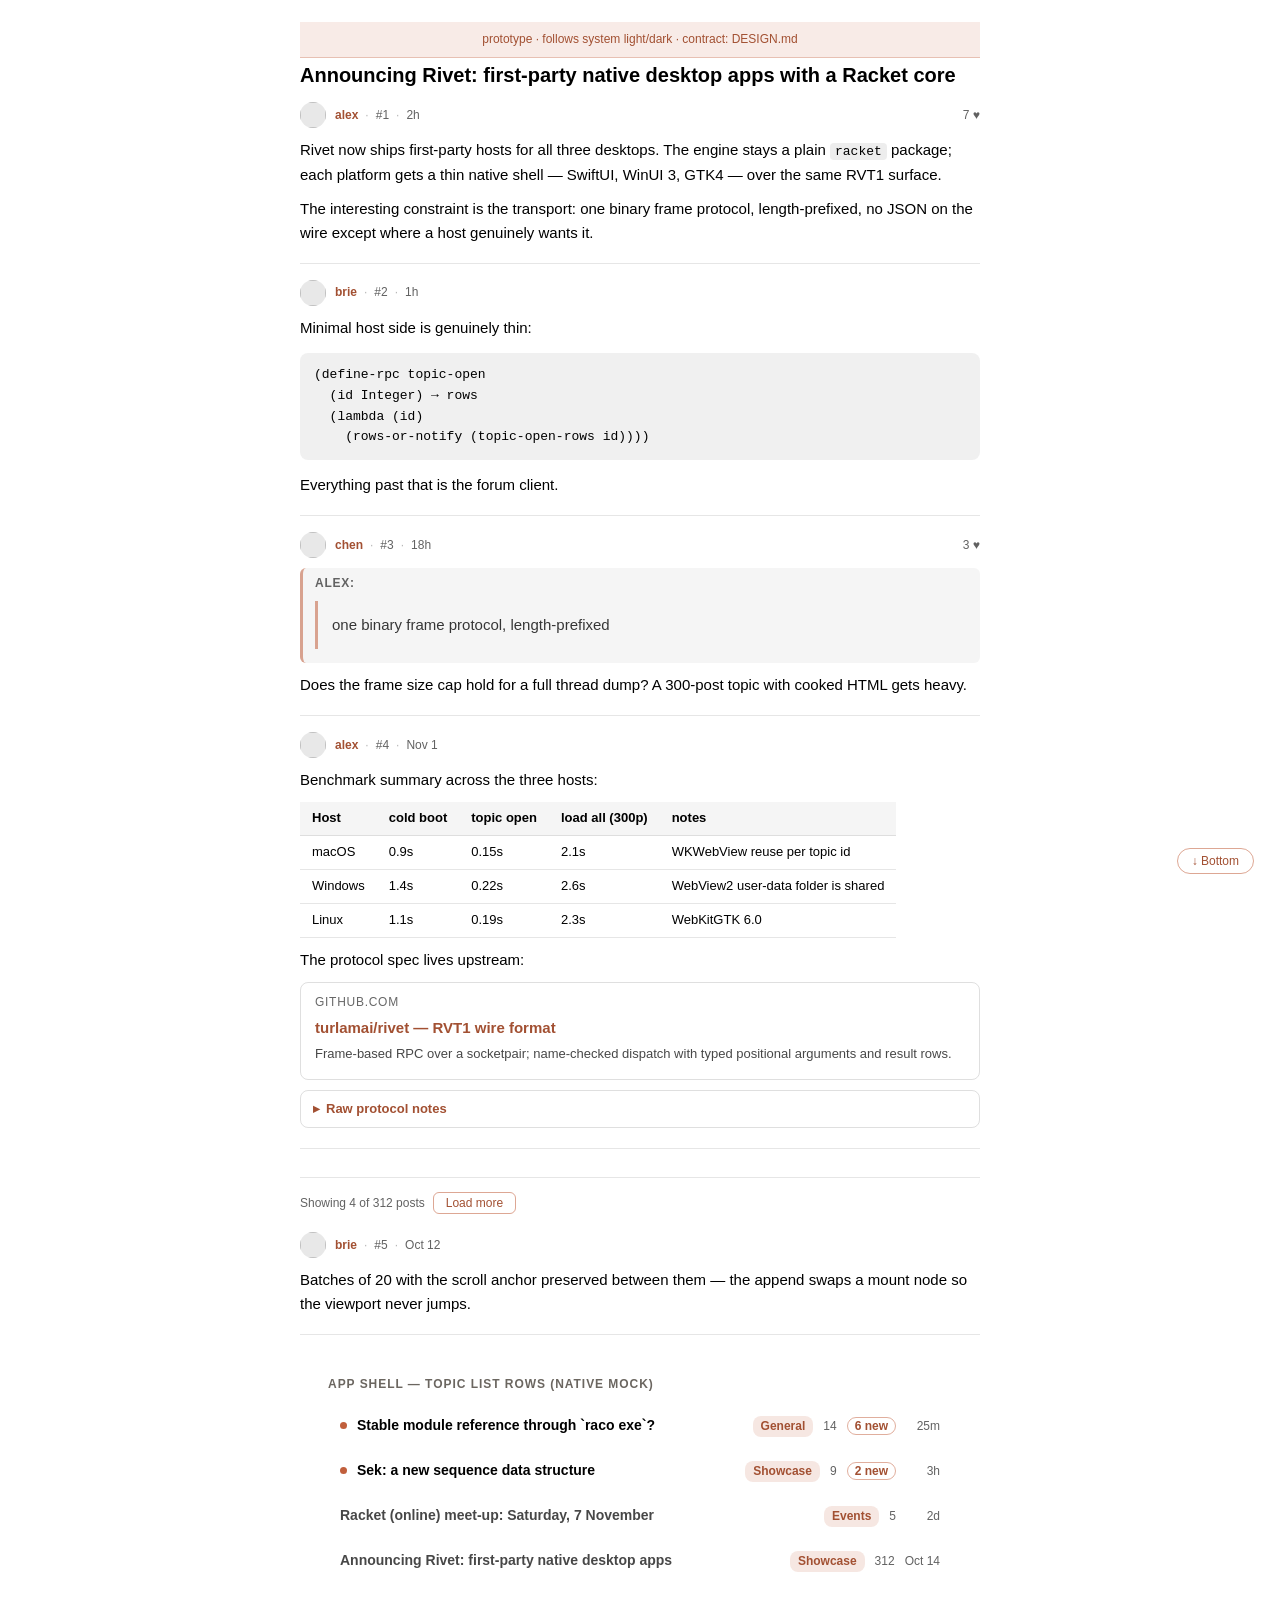
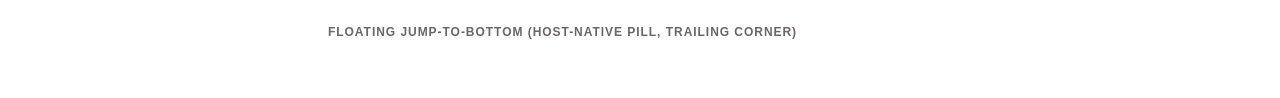
<file: design/reader/index.html>
<!doctype html>
<html lang="en">
<head>
<meta charset="utf-8">
<meta name="viewport" content="width=device-width, initial-scale=1">
<title>Threadly reader prototype — 0.15.0</title>
<style>
/* ============================================================
   Threadly reader prototype (design contract: DESIGN.md)
   This stylesheet is the near-verbatim source the three host
   templates embed; platform diffs are font stacks + bridge name.
   ============================================================ */
:root { color-scheme: light dark; --reader-accent: #A25032; --reader-liked: #DA2623; --reader-demo: #6B6660; }
@media (prefers-color-scheme: dark) {
  :root { --reader-accent: #CF8266; --reader-liked: #E2504D; --reader-demo: #A6A099; }
}

/* ---- demo chrome (not part of the contract) ---- */
.demo-banner {
  position: sticky; top: 0; z-index: 10;
  font-size: 12px; padding: 8px 16px; text-align: center;
  background: rgba(193,95,60,.12); color: var(--reader-accent);
  border-bottom: 1px solid rgba(193,95,60,.3);
}
.demo-h2 {
  max-width: 680px; margin: 40px auto 8px; padding: 0 28px;
  font-size: 12px; font-weight: 600; letter-spacing: .08em;
  text-transform: uppercase; color: var(--reader-demo);
}

/* ---- reader document (the contract) ---- */
body {
  font-family: -apple-system, BlinkMacSystemFont, "Segoe UI", "Helvetica Neue", "Noto Sans CJK SC", sans-serif;
  font-size: 15px; line-height: 1.6;
  margin: 0 auto; padding: 22px 28px 48px;
  max-width: 680px;
  background: transparent;
}
.doc-title {
  font-size: 20px; line-height: 1.3; font-weight: 700;
  margin: 4px 0 2px;
}
.post {
  padding: 16px 0 8px;
  border-bottom: 1px solid rgba(128,128,128,.2);
}
.post:first-of-type { padding-top: 12px; }
.meta {
  display: flex; align-items: center; gap: 7px;
  font-size: 12px; color: color-mix(in srgb, currentColor 62%, transparent);
  margin-bottom: 8px;
}
.avatar {
  width: 26px; height: 26px; border-radius: 50%;
  margin-right: 2px; background: rgba(128,128,128,.18);
}
.meta .author { font-weight: 600; color: var(--reader-accent); }
.meta .dot { opacity: .45; }
.meta .count, .like .count {
  font-size: 12px; margin-left: 3px; color: inherit;
}
.like {
  margin-left: auto; background: none; border: none; cursor: pointer;
  font-size: 15px; line-height: 1; color: rgba(128,128,128,.75);
  padding: 2px 6px;
}
.like:hover { color: var(--reader-accent); }
.like.liked { color: var(--reader-liked); }
.like.liked .count { color: var(--reader-liked); }

/* content elements */
h1,h2,h3 { line-height: 1.3; }
p { margin: 10px 0; }
pre, code {
  font-family: ui-monospace, "SF Mono", Menlo, Consolas, "Noto Sans Mono CJK SC", "Noto Sans CJK SC", "Microsoft YaHei", monospace;
  font-size: 13px;
}
code {
  background: rgba(128,128,128,.14);
  padding: 1px 5px; border-radius: 4px;
  overflow-wrap: anywhere;
}
pre {
  background: rgba(128,128,128,.12);
  padding: 12px 14px; border-radius: 8px;
  overflow-x: auto;
}
pre code { background: none; padding: 0; }
blockquote {
  margin: 8px 0; padding: 2px 14px;
  border-left: 3px solid rgba(193,95,60,.55);
  color: color-mix(in srgb, currentColor 78%, transparent);
}
img, video { max-width: 100%; height: auto; border-radius: 6px; }
a { color: var(--reader-accent); }
hr {
  border: none; border-top: 1px solid rgba(128,128,128,.2);
  margin: 20px 0;
}
/* aside.quote — the forum's quote block (terracotta rail + author line) */
aside.quote {
  border-left: 3px solid rgba(193,95,60,.55); margin: 10px 0;
  padding: 6px 12px; background: rgba(128,128,128,.08); border-radius: 6px;
}
aside.quote .title {
  font-size: 12px; font-weight: 600; letter-spacing: .06em;
  text-transform: uppercase;
  color: color-mix(in srgb, currentColor 60%, transparent);
  margin-bottom: 4px;
}
aside.quote .title a { color: inherit; }
/* oneboxes — link cards the forum emits for URLs */
aside.onebox {
  border: 1px solid rgba(128,128,128,.25); border-radius: 8px;
  margin: 10px 0; padding: 10px 14px; overflow: hidden;
}
aside.onebox .source {
  font-size: 12px; letter-spacing: .06em; text-transform: uppercase;
  color: color-mix(in srgb, currentColor 60%, transparent); margin-bottom: 4px;
}
aside.onebox h4 { margin: 2px 0 4px; font-size: 15px; }
aside.onebox h4 a { color: var(--reader-accent); text-decoration: none; }
aside.onebox p { margin: 4px 0; font-size: 13px; color: color-mix(in srgb, currentColor 72%, transparent); }
aside.onebox .thumbnail { float: right; margin-left: 12px; max-width: 40%; }
/* details / summary */
details {
  border: 1px solid rgba(128,128,128,.25); border-radius: 8px;
  margin: 10px 0; padding: 0;
}
details summary {
  cursor: pointer; padding: 8px 12px; font-weight: 600; font-size: 13px;
  color: var(--reader-accent); list-style: none;
}
details summary::-webkit-details-marker { display: none; }
details summary::before { content: "▸"; display: inline-block; margin-right: 6px; transition: transform .15s; }
details[open] summary::before { transform: rotate(90deg); }
details .contents { padding: 2px 12px 10px; }
/* tables — contained overflow, hairline rules */
.table-scroll { overflow-x: auto; margin: 10px 0; }
table {
  border-collapse: collapse; font-size: 13px; min-width: 40%;
}
th, td { padding: 6px 12px; border-bottom: 1px solid rgba(128,128,128,.2); text-align: left; }
th { font-weight: 600; background: rgba(128,128,128,.08); }

/* load-more bar — after the last loaded post, mid-document */
.morebar {
  display: flex; align-items: center; gap: 8px;
  font-size: 12px; color: color-mix(in srgb, currentColor 62%, transparent);
  padding: 14px 0 2px;
}
.morebar button {
  background: none; border: 1px solid rgba(193,95,60,.55);
  border-radius: 6px; cursor: pointer; color: var(--reader-accent); font-size: 12px;
  padding: 3px 12px;
}
.morebar button:hover { background: rgba(193,95,60,.12); }
.morebar button:disabled { opacity: .35; cursor: default; }
.morebar.loading button::after { content: " …"; }

/* keyboard focus: links, like, load-more and summary (accent, 2px) */
:focus-visible { outline: 2px solid #C15F3C; outline-offset: 2px; }

/* reduced motion: the summary marker snaps instead of rotating */
@media (prefers-reduced-motion: reduce) {
  *, *::before, *::after {
    animation-duration: 0.01ms !important;
    animation-iteration-count: 1 !important;
    transition-duration: 0.01ms !important;
    scroll-behavior: auto !important;
  }
}

/* ---- app-shell treatments (native mockups for review) ---- */
.list-demo { max-width: 680px; padding: 0 28px; }
.row {
  display: flex; align-items: baseline; gap: 10px;
  padding: 11px 12px; border-radius: 8px;
}
.row:hover { background: rgba(128,128,128,.08); }
.row .t {
  font-size: 14px; font-weight: 600; flex: 1;
  overflow: hidden; text-overflow: ellipsis; white-space: nowrap;
}
.row .cat {
  font-size: 12px; font-weight: 600; padding: 1px 8px; border-radius: 8px;
  background: rgba(193,95,60,.15); color: var(--reader-accent);
}
.row .n { font-size: 12px; color: color-mix(in srgb, currentColor 62%, transparent); }
.row .when { font-size: 12px; color: color-mix(in srgb, currentColor 62%, transparent); min-width: 34px; text-align: right; }
.row .new {
  font-size: 12px; font-weight: 600; color: var(--reader-accent);
  border: 1px solid rgba(193,95,60,.5); border-radius: 9px;
  padding: 0 7px; line-height: 16px;
}
.row .unread-dot {
  width: 7px; height: 7px; border-radius: 50%;
  background: #C15F3C; flex: none; align-self: center;
}
.jump-demo {
  position: fixed; right: 26px; bottom: 26px;
  font-size: 12px; color: var(--reader-accent);
  border: 1px solid rgba(193,95,60,.55); border-radius: 14px;
  padding: 5px 14px; background: transparent; cursor: pointer;
}
.jump-demo:hover { background: rgba(193,95,60,.12); }
</style>
</head>
<body>

<div class="demo-banner">prototype · follows system light/dark · contract: DESIGN.md</div>

<div class="doc-title">Announcing Rivet: first-party native desktop apps with a Racket core</div>

<!-- post 1 — regular text + inline code + relative timestamp -->
<section class="post">
  <div class="meta">
    <img class="avatar" alt="" onerror="this.style.display='none'">
    <span class="author">alex</span><span class="dot">·</span>
    <span>#1</span><span class="dot">·</span>
    <span class="when" title="November 8, 2026 at 14:32">2h</span>
    <span class="count" style="margin-left:auto">7 ♥</span>
  </div>
  <p>Rivet now ships first-party hosts for all three desktops. The engine
  stays a plain <code>racket</code> package; each platform gets a thin
  native shell — SwiftUI, WinUI 3, GTK4 — over the same RVT1 surface.</p>
  <p>The interesting constraint is the transport: one binary frame
  protocol, length-prefixed, no JSON on the wire except where a host
  genuinely wants it.</p>
</section>

<!-- post 2 — Racket code block -->
<section class="post">
  <div class="meta">
    <img class="avatar" alt="" onerror="this.style.display='none'">
    <span class="author">brie</span><span class="dot">·</span>
    <span>#2</span><span class="dot">·</span>
    <span class="when" title="November 8, 2026 at 15:01">1h</span>
  </div>
  <p>Minimal host side is genuinely thin:</p>
  <pre><code>(define-rpc topic-open
  (id Integer) → rows
  (lambda (id)
    (rows-or-notify (topic-open-rows id))))</code></pre>
  <p>Everything past that is the forum client.</p>
</section>

<!-- post 3 — quote with author line -->
<section class="post">
  <div class="meta">
    <img class="avatar" alt="" onerror="this.style.display='none'">
    <span class="author">chen</span><span class="dot">·</span>
    <span>#3</span><span class="dot">·</span>
    <span class="when" title="November 7, 2026 at 21:47">18h</span>
    <span class="count" style="margin-left:auto">3 ♥</span>
  </div>
  <aside class="quote">
    <div class="title">alex:</div>
    <blockquote><p>one binary frame protocol, length-prefixed</p></blockquote>
  </aside>
  <p>Does the frame size cap hold for a full thread dump? A 300-post topic
  with cooked HTML gets heavy.</p>
</section>

<!-- post 4 — table (contained overflow) + onebox + details -->
<section class="post">
  <div class="meta">
    <img class="avatar" alt="" onerror="this.style.display='none'">
    <span class="author">alex</span><span class="dot">·</span>
    <span>#4</span><span class="dot">·</span>
    <span class="when" title="November 1, 2026 at 09:12">Nov 1</span>
  </div>
  <p>Benchmark summary across the three hosts:</p>
  <div class="table-scroll">
  <table>
    <thead><tr><th>Host</th><th>cold boot</th><th>topic open</th><th>load all (300p)</th><th>notes</th></tr></thead>
    <tbody>
      <tr><td>macOS</td><td>0.9s</td><td>0.15s</td><td>2.1s</td><td>WKWebView reuse per topic id</td></tr>
      <tr><td>Windows</td><td>1.4s</td><td>0.22s</td><td>2.6s</td><td>WebView2 user-data folder is shared</td></tr>
      <tr><td>Linux</td><td>1.1s</td><td>0.19s</td><td>2.3s</td><td>WebKitGTK 6.0</td></tr>
    </tbody>
  </table>
  </div>
  <p>The protocol spec lives upstream:</p>
  <aside class="onebox">
    <div class="source">github.com</div>
    <h4><a href="#">turlamai/rivet — RVT1 wire format</a></h4>
    <p>Frame-based RPC over a socketpair; name-checked dispatch with typed
    positional arguments and result rows.</p>
  </aside>
  <details>
    <summary>Raw protocol notes</summary>
    <div class="contents">
      <p>Frames: 4-byte little-endian length prefix, payload, no checksum
      at this layer. Errors travel as frames, never as exceptions.</p>
    </div>
  </details>
  <hr>
</section>

<!-- load-more bar mid-document (the batched state, replaces one-shot Load all) -->
<div class="morebar" id="threadly-morebar">
  <span>Showing 4 of 312 posts</span>
  <button onclick="this.disabled=true;this.parentNode.classList.add('loading');setTimeout(()=>{this.disabled=false;this.parentNode.classList.remove('loading')},1200)">Load more</button>
</div>

<section class="post">
  <div class="meta">
    <img class="avatar" alt="" onerror="this.style.display='none'">
    <span class="author">brie</span><span class="dot">·</span>
    <span>#5</span><span class="dot">·</span>
    <span class="when" title="October 12, 2026 at 11:03">Oct 12</span>
  </div>
  <p>Batches of 20 with the scroll anchor preserved between them — the
  append swaps a mount node so the viewport never jumps.</p>
</section>

<!-- app-shell treatments demo (native rows, not in-document CSS) -->
<div class="demo-h2">app shell — topic list rows (native mock)</div>
<div class="list-demo">
  <div class="row">
    <span class="unread-dot"></span>
    <span class="t">Stable module reference through `raco exe`?</span>
    <span class="cat">General</span>
    <span class="n">14</span>
    <span class="new">6 new</span>
    <span class="when" title="Last reply 25 minutes ago">25m</span>
  </div>
  <div class="row">
    <span class="unread-dot"></span>
    <span class="t">Sek: a new sequence data structure</span>
    <span class="cat">Showcase</span>
    <span class="n">9</span>
    <span class="new">2 new</span>
    <span class="when" title="Last reply 3 hours ago">3h</span>
  </div>
  <div class="row">
    <span class="t" style="color:color-mix(in srgb, currentColor 72%, transparent)">Racket (online) meet-up: Saturday, 7 November</span>
    <span class="cat">Events</span>
    <span class="n">5</span>
    <span class="when" title="Last reply 2 days ago">2d</span>
  </div>
  <div class="row">
    <span class="t" style="color:color-mix(in srgb, currentColor 72%, transparent)">Announcing Rivet: first-party native desktop apps</span>
    <span class="cat">Showcase</span>
    <span class="n">312</span>
    <span class="when" title="Last reply Oct 14, 2026">Oct 14</span>
  </div>
</div>
<div class="demo-h2">floating jump-to-bottom (host-native pill, trailing corner)</div>

<button class="jump-demo" onclick="window.scrollTo({top:document.body.scrollHeight,behavior:matchMedia('(prefers-reduced-motion: reduce)').matches?'instant':'smooth'})">↓ Bottom</button>

<script>
// prototype-only: relative-time tooltip check + details rotation live in CSS.
</script>
</body>
</html>
</file>
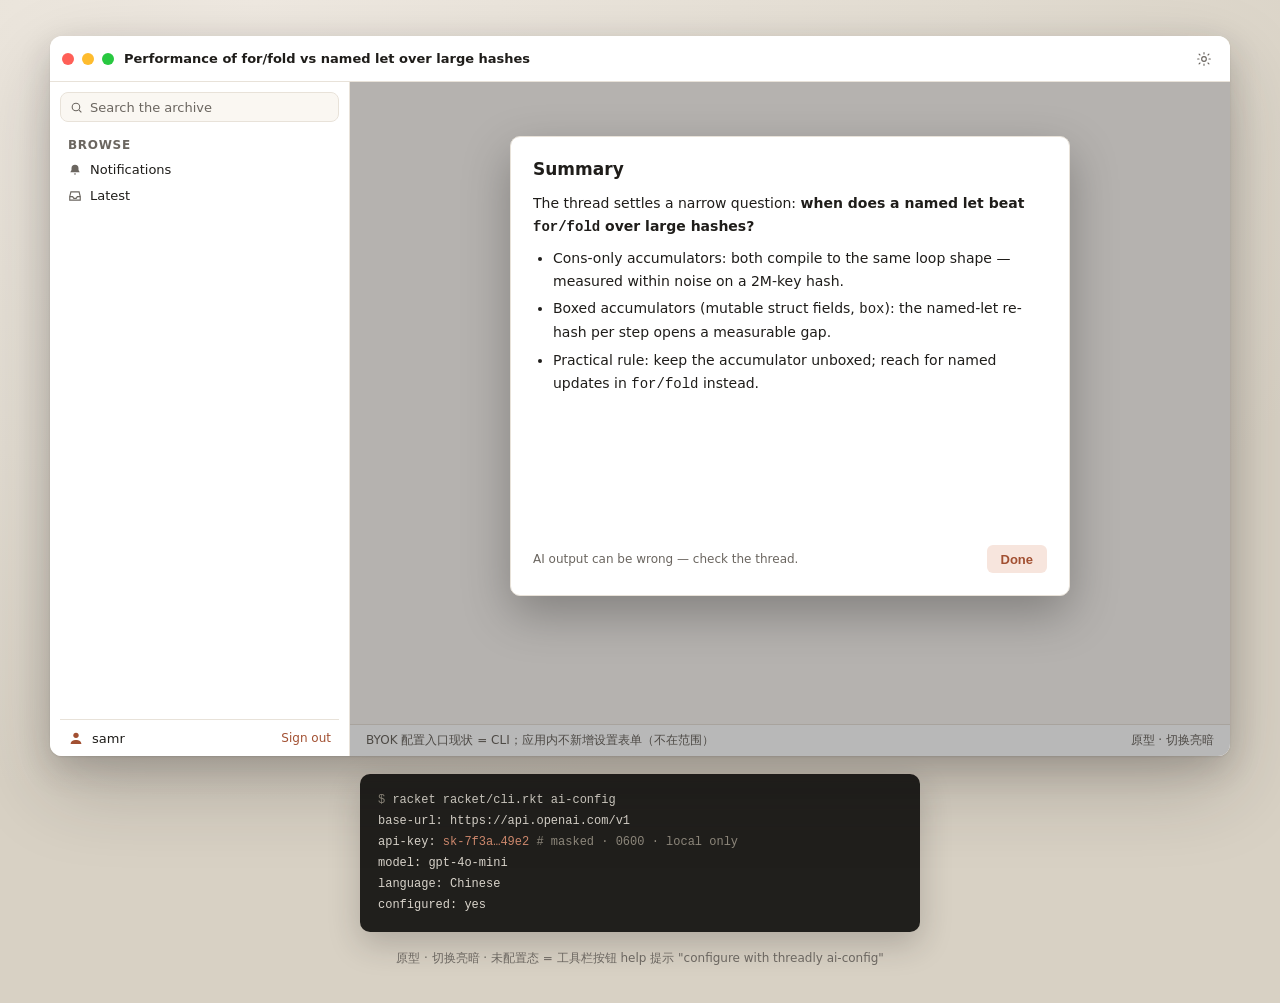
<file: design/prototype/ai.html>
<!DOCTYPE html>
<html lang="en">
<head>
<meta charset="UTF-8">
<title>Threadly — AI panel（BYOK）</title>
<link rel="stylesheet" href="shared.css">
<style>
  /* ==== ai 专属：AI 结果 sheet（560×460，值同 AIPanelView）+ CLI 配置现状卡 ==== */
  .sheet { width:560px; max-height:460px; }
  .ai-text { flex:1; overflow-y:auto; font-size:14px; line-height:1.65; user-select:text; }
  .ai-text ul { margin:8px 0 8px 20px; }
  .ai-text li { margin:4px 0; }
  .disc { font-size: 12px; color:var(--mute); }
  .term {
    width:560px; max-width:100%; background:#201f1c; color:#d9d4cb; border-radius:10px; padding:16px 18px;
    font-family:ui-monospace, "SF Mono", Menlo, "Noto Sans Mono CJK SC", "Noto Sans CJK SC", "Microsoft YaHei", monospace; font-size:12px; line-height:1.75;
    box-shadow:0 12px 32px rgba(31,29,26,.22);
  }
  .term .dim { color:#8f897d; }
  .term .acc { color:#d08a6e; }
  .cap { font-size: 12px; color:var(--mute); text-align:center; }
</style>
</head>
<body>
<svg style="display:none" aria-hidden="true" xmlns="http://www.w3.org/2000/svg">
  <symbol id="i-search" viewBox="0 0 24 24" fill="none" stroke="currentColor" stroke-width="2"><circle cx="11" cy="11" r="7"/><path d="m21 21-4.3-4.3"/></symbol>
  <symbol id="i-tray" viewBox="0 0 24 24" fill="none" stroke="currentColor" stroke-width="2"><path d="M3 13h5l2 3h4l2-3h5"/><path d="M5 5h14l2 8v6H3v-6z"/></symbol>
  <symbol id="i-bell" viewBox="0 0 24 24" fill="currentColor"><path d="M12 3a6 6 0 0 0-6 6v3l-2 4h16l-2-4V9a6 6 0 0 0-6-6zm-2 15a2 2 0 0 0 4 0z"/></symbol>
  <symbol id="i-person" viewBox="0 0 24 24" fill="currentColor"><circle cx="12" cy="8" r="4"/><path d="M4 21c0-4 3.6-6 8-6s8 2 8 6z"/></symbol>
</svg>
<div class="window" id="app">
  <div class="titlebar">
    <div class="lights"><i></i><i></i><i></i></div>
    <div class="t">Performance of for/fold vs named let over large hashes</div>
    <div class="sp"></div>
    <button class="iconbtn" id="themeBtn" type="button" aria-label="Switch to dark theme" title="Switch to dark theme"><svg class="moon" viewBox="0 0 24 24" aria-hidden="true"><path d="M20 15.2A8.2 8.2 0 0 1 8.8 4a8.4 8.4 0 1 0 11.2 11.2Z"></path></svg><svg class="sun" viewBox="0 0 24 24" aria-hidden="true"><circle cx="12" cy="12" r="3.5"></circle><path d="M12 2.5v2M12 19.5v2M4.6 4.6 6 6M18 18l1.4 1.4M2.5 12h2M19.5 12h2M4.6 19.4 6 18M18 6l1.4-1.4"></path></svg></button>
  </div>
  <div class="body">
    <aside class="sidebar">
      <div class="search"><svg aria-hidden="true"><use href="#i-search"/></svg>Search the archive</div>
      <div class="sect">BROWSE</div>
      <nav class="nav">
        <div class="item"><svg aria-hidden="true"><use href="#i-bell"/></svg>Notifications</div>
        <div class="item"><svg aria-hidden="true"><use href="#i-tray"/></svg>Latest</div>
      </nav>
      <div class="rows"></div>
      <div class="foot"><svg aria-hidden="true" style="color:var(--accent)"><use href="#i-person"/></svg><span class="u">samr</span><span class="sp"></span><span class="lnk">Sign out</span></div>
    </aside>
    <section class="main">
      <div class="view" style="opacity:.5"></div>
      <!-- AI 面板：结果态（可选中）；加载态 = spinner + "Asking the model — this can take a while…"；
           失败态 = 空结果关面板 + 黄三角错误行进状态栏 -->
      <div class="scrim">
        <div class="sheet" style="height:460px">
          <h2>Summary</h2>
          <div class="ai-text">
            <p>The thread settles a narrow question: <b>when does a named let beat <code>for/fold</code> over large hashes?</b></p>
            <ul>
              <li>Cons-only accumulators: both compile to the same loop shape — measured within noise on a 2M-key hash.</li>
              <li>Boxed accumulators (mutable struct fields, <code>box</code>): the named-let re-hash per step opens a measurable gap.</li>
              <li>Practical rule: keep the accumulator unboxed; reach for named updates in <code>for/fold</code> instead.</li>
            </ul>
          </div>
          <div class="row-end">
            <span class="disc">AI output can be wrong — check the thread.</span>
            <span class="sp" style="flex:1"></span>
            <button class="btn primary">Done</button>
          </div>
        </div>
      </div>
      <div class="statusbar"><span>BYOK 配置入口现状 = CLI；应用内不新增设置表单（不在范围）</span><span class="sp"></span><span>原型 · 切换亮暗</span></div>
    </section>
  </div>
</div>
<!-- 配置现状卡：ai-config 输出（key 掩码、0600 落盘、仅发往所配端点） -->
<div class="term">
  <div><span class="dim">$</span> racket racket/cli.rkt ai-config</div>
  <div>base-url:   https://api.openai.com/v1</div>
  <div>api-key:    <span class="acc">sk-7f3a…49e2</span>   <span class="dim"># masked · 0600 · local only</span></div>
  <div>model:      gpt-4o-mini</div>
  <div>language:   Chinese</div>
  <div>configured: yes</div>
</div>
<div class="cap">原型 · 切换亮暗 · 未配置态 = 工具栏按钮 help 提示 "configure with threadly ai-config"</div>
<script>
  // Theme toggle: the icon follows the active theme (CSS); the name names the theme a click switches to.
  const themeBtn = document.getElementById('themeBtn'), app = document.getElementById('app');
  const syncTheme = () => {
    const name = app.classList.contains('dark') ? 'Switch to light theme' : 'Switch to dark theme';
    themeBtn.setAttribute('aria-label', name); themeBtn.title = name;
  };
  themeBtn.addEventListener('click', () => { app.classList.toggle('dark'); syncTheme(); });
  syncTheme();
</script>
</body>
</html>
</file>
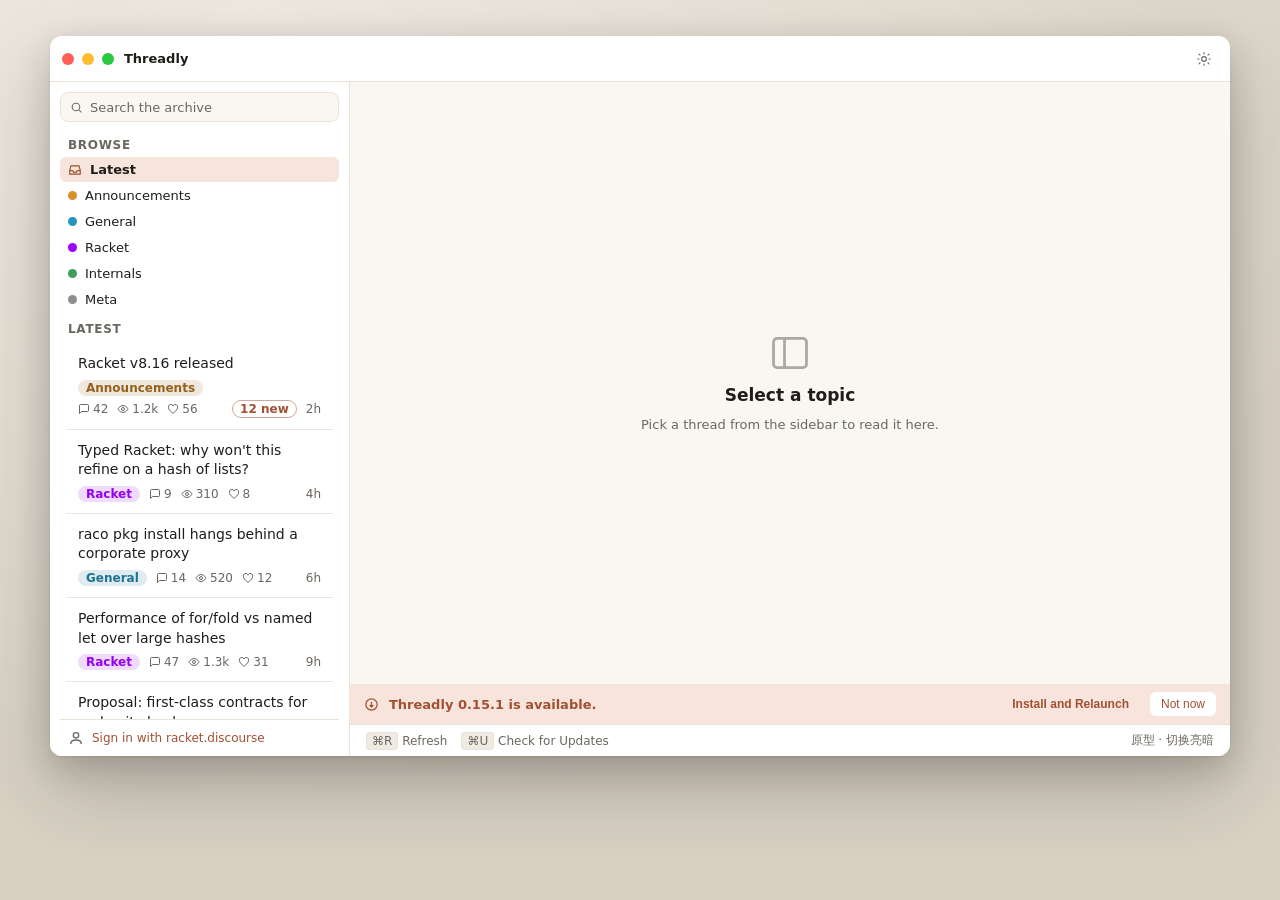
<file: design/prototype/browse.html>
<!DOCTYPE html>
<html lang="en">
<head>
<meta charset="UTF-8">
<title>Threadly — Browse（英雄屏）</title>
<link rel="stylesheet" href="shared.css">
<style>
  /* ==== browse 专属：列表行 + 详情占位 + 更新横幅 ==== */
  .row { padding:11px 12px; border-bottom:1px solid var(--hairline); transition:background .12s ease; cursor:default; }
  .row:hover { background:var(--fill); }
  .row .title { font-size: 14px; font-weight:500; line-height:1.4; }
  /* meta wraps when it does not fit: chip + counts stay on the first line; the unread pill and time
     drop to a right-aligned second line instead of being clipped by the sidebar edge */
  .row .meta { display:flex; align-items:center; flex-wrap:wrap; column-gap:9px; row-gap:4px; margin-top:6px; }
  .row .meta > * { flex:none; }
  .row .meta .sp { flex:1; min-width:8px; }
  .row .meta .sp + * { margin-left:auto; }
  /* 详情默认占位：ContentUnavailableView "Select a topic" */
  .placeholder { flex:1; display:flex; flex-direction:column; align-items:center; justify-content:center; gap:10px; color:var(--mute); text-align:center; padding:0 60px; }
  .placeholder svg { width:44px; height:44px; opacity:.55; }
  .placeholder .h { font-size:17px; font-weight:600; color:var(--ink); }
  .placeholder .d { font-size:13px; line-height:1.55; max-width:380px; }
  /* 更新横幅：accent-soft 底 + 主/延后两钮 */
  .updatebar { flex:none; display:flex; align-items:center; gap:10px; padding:8px 14px; background:var(--accent-soft); font-size: 13px; font-weight:600; color:var(--accent); }
  .updatebar svg { width:15px; height:15px; }
  .updatebar .btn { height:24px; padding:0 10px; font-size: 12px; }
  .updatebar .btn.ghost { color:var(--accent); font-weight:500; }
</style>
</head>
<body>
<svg style="display:none" aria-hidden="true" xmlns="http://www.w3.org/2000/svg">
  <symbol id="i-search" viewBox="0 0 24 24" fill="none" stroke="currentColor" stroke-width="2"><circle cx="11" cy="11" r="7"/><path d="m21 21-4.3-4.3"/></symbol>
  <symbol id="i-tray" viewBox="0 0 24 24" fill="none" stroke="currentColor" stroke-width="2"><path d="M3 13h5l2 3h4l2-3h5"/><path d="M5 5h14l2 8v6H3v-6z"/></symbol>
  <symbol id="i-reply" viewBox="0 0 24 24" fill="none" stroke="currentColor" stroke-width="2"><path d="M21 15a2 2 0 0 1-2 2H7l-4 4V5a2 2 0 0 1 2-2h14a2 2 0 0 1 2 2z"/></symbol>
  <symbol id="i-eye" viewBox="0 0 24 24" fill="none" stroke="currentColor" stroke-width="2"><path d="M2 12s3.5-7 10-7 10 7 10 7-3.5 7-10 7-10-7-10-7z"/><circle cx="12" cy="12" r="3"/></symbol>
  <symbol id="i-heart" viewBox="0 0 24 24" fill="none" stroke="currentColor" stroke-width="2"><path d="M19 14c1.5-1.5 2-3.2 2-4.5A4.5 4.5 0 0 0 12 6a4.5 4.5 0 0 0-9 3.5c0 1.3.5 3 2 4.5l7 7z"/></symbol>
  <symbol id="i-side" viewBox="0 0 24 24" fill="none" stroke="currentColor" stroke-width="1.5"><rect x="3" y="4" width="18" height="16" rx="2"/><path d="M9 4v16"/></symbol>
  <symbol id="i-down" viewBox="0 0 24 24" fill="none" stroke="currentColor" stroke-width="2"><circle cx="12" cy="12" r="9"/><path d="M12 8v8m-3-3 3 3 3-3"/></symbol>
  <symbol id="i-person" viewBox="0 0 24 24" fill="none" stroke="currentColor" stroke-width="2"><circle cx="12" cy="8" r="4"/><path d="M4 21c0-4 3.6-6 8-6s8 2 8 6"/></symbol>
</svg>
<div class="window" id="app">
  <div class="titlebar">
    <div class="lights"><i></i><i></i><i></i></div>
    <div class="t">Threadly</div>
    <div class="sp"></div>
    <button class="iconbtn" id="themeBtn" type="button" aria-label="Switch to dark theme" title="Switch to dark theme"><svg class="moon" viewBox="0 0 24 24" aria-hidden="true"><path d="M20 15.2A8.2 8.2 0 0 1 8.8 4a8.4 8.4 0 1 0 11.2 11.2Z"></path></svg><svg class="sun" viewBox="0 0 24 24" aria-hidden="true"><circle cx="12" cy="12" r="3.5"></circle><path d="M12 2.5v2M12 19.5v2M4.6 4.6 6 6M18 18l1.4 1.4M2.5 12h2M19.5 12h2M4.6 19.4 6 18M18 6l1.4-1.4"></path></svg></button>
  </div>
  <div class="body">
    <aside class="sidebar">
      <div class="search"><svg aria-hidden="true"><use href="#i-search"/></svg>Search the archive</div>
      <div class="sect">BROWSE</div>
      <nav class="nav">
        <div class="item active"><svg aria-hidden="true"><use href="#i-tray"/></svg>Latest</div>
        <div class="item"><span class="cdot" style="background:#d98e2b"></span>Announcements</div>
        <div class="item"><span class="cdot" style="background:#2596be"></span>General</div>
        <div class="item"><span class="cdot" style="background:#9d00ff"></span>Racket</div>
        <div class="item"><span class="cdot" style="background:#3f9e5f"></span>Internals</div>
        <div class="item"><span class="cdot" style="background:#8e8e8e"></span>Meta</div>
      </nav>
      <div class="sect">LATEST</div>
      <div class="rows">
        <div class="row">
          <div class="title">Racket v8.16 released</div>
          <div class="meta"><span class="chip" style="--chip:var(--chip-announce)">Announcements</span>
            <span class="counts"><span><svg aria-hidden="true"><use href="#i-reply"/></svg>42</span><span><svg aria-hidden="true"><use href="#i-eye"/></svg>1.2k</span><span><svg aria-hidden="true"><use href="#i-heart"/></svg>56</span></span>
            <span class="sp"></span><span class="pill">12 new</span><span class="rel">2h</span></div>
        </div>
        <div class="row">
          <div class="title">Typed Racket: why won't this refine on a hash of lists?</div>
          <div class="meta"><span class="chip" style="--chip:var(--chip-racket)">Racket</span>
            <span class="counts"><span><svg aria-hidden="true"><use href="#i-reply"/></svg>9</span><span><svg aria-hidden="true"><use href="#i-eye"/></svg>310</span><span><svg aria-hidden="true"><use href="#i-heart"/></svg>8</span></span>
            <span class="sp"></span><span class="rel">4h</span></div>
        </div>
        <div class="row">
          <div class="title">raco pkg install hangs behind a corporate proxy</div>
          <div class="meta"><span class="chip" style="--chip:var(--chip-general)">General</span>
            <span class="counts"><span><svg aria-hidden="true"><use href="#i-reply"/></svg>14</span><span><svg aria-hidden="true"><use href="#i-eye"/></svg>520</span><span><svg aria-hidden="true"><use href="#i-heart"/></svg>12</span></span>
            <span class="sp"></span><span class="rel">6h</span></div>
        </div>
        <div class="row">
          <div class="title">Performance of for/fold vs named let over large hashes</div>
          <div class="meta"><span class="chip" style="--chip:var(--chip-racket)">Racket</span>
            <span class="counts"><span><svg aria-hidden="true"><use href="#i-reply"/></svg>47</span><span><svg aria-hidden="true"><use href="#i-eye"/></svg>1.3k</span><span><svg aria-hidden="true"><use href="#i-heart"/></svg>31</span></span>
            <span class="sp"></span><span class="rel">9h</span></div>
        </div>
        <div class="row">
          <div class="title">Proposal: first-class contracts for rackunit checks</div>
          <div class="meta"><span class="chip" style="--chip:var(--chip-internals)">Internals</span>
            <span class="counts"><span><svg aria-hidden="true"><use href="#i-reply"/></svg>33</span><span><svg aria-hidden="true"><use href="#i-eye"/></svg>890</span><span><svg aria-hidden="true"><use href="#i-heart"/></svg>27</span></span>
            <span class="sp"></span><span class="pill">3 new</span><span class="rel">1d</span></div>
        </div>
        <div class="row">
          <div class="title">ANN: data-frame 0.3 — group-by and pivot</div>
          <div class="meta"><span class="chip" style="--chip:var(--chip-announce)">Announcements</span>
            <span class="counts"><span><svg aria-hidden="true"><use href="#i-reply"/></svg>6</span><span><svg aria-hidden="true"><use href="#i-eye"/></svg>210</span><span><svg aria-hidden="true"><use href="#i-heart"/></svg>14</span></span>
            <span class="sp"></span><span class="rel">1d</span></div>
        </div>
        <div class="row">
          <div class="title">How do you profile memory growth in long-running web servers?</div>
          <div class="meta"><span class="chip" style="--chip:var(--chip-general)">General</span>
            <span class="counts"><span><svg aria-hidden="true"><use href="#i-reply"/></svg>11</span><span><svg aria-hidden="true"><use href="#i-eye"/></svg>380</span><span><svg aria-hidden="true"><use href="#i-heart"/></svg>5</span></span>
            <span class="sp"></span><span class="rel">2d</span></div>
        </div>
        <div class="row">
          <div class="title">Community survey 2026 results</div>
          <div class="meta"><span class="chip" style="--chip:var(--chip-meta)">Meta</span>
            <span class="counts"><span><svg aria-hidden="true"><use href="#i-reply"/></svg>18</span><span><svg aria-hidden="true"><use href="#i-eye"/></svg>760</span><span><svg aria-hidden="true"><use href="#i-heart"/></svg>40</span></span>
            <span class="sp"></span><span class="rel">3d</span></div>
        </div>
      </div>
      <div class="foot"><svg aria-hidden="true"><use href="#i-person"/></svg><span class="lnk">Sign in with racket.discourse</span></div>
    </aside>
    <section class="main">
      <div class="placeholder">
        <svg aria-hidden="true"><use href="#i-side"/></svg>
        <div class="h">Select a topic</div>
        <div class="d">Pick a thread from the sidebar to read it here.</div>
      </div>
      <div class="updatebar"><svg aria-hidden="true"><use href="#i-down"/></svg>Threadly 0.15.1 is available.<span class="sp" style="flex:1"></span>
        <button class="btn primary">Install and Relaunch</button><button class="btn ghost">Not now</button></div>
      <div class="statusbar">
        <span><kbd>⌘R</kbd> Refresh</span><span><kbd>⌘U</kbd> Check for Updates</span>
        <span class="sp"></span><span>原型 · 切换亮暗</span>
      </div>
    </section>
  </div>
</div>
<script>
  // Theme toggle: the icon follows the active theme (CSS); the name names the theme a click switches to.
  const themeBtn = document.getElementById('themeBtn'), app = document.getElementById('app');
  const syncTheme = () => {
    const name = app.classList.contains('dark') ? 'Switch to light theme' : 'Switch to dark theme';
    themeBtn.setAttribute('aria-label', name); themeBtn.title = name;
  };
  themeBtn.addEventListener('click', () => { app.classList.toggle('dark'); syncTheme(); });
  syncTheme();
</script>
</body>
</html>
</file>
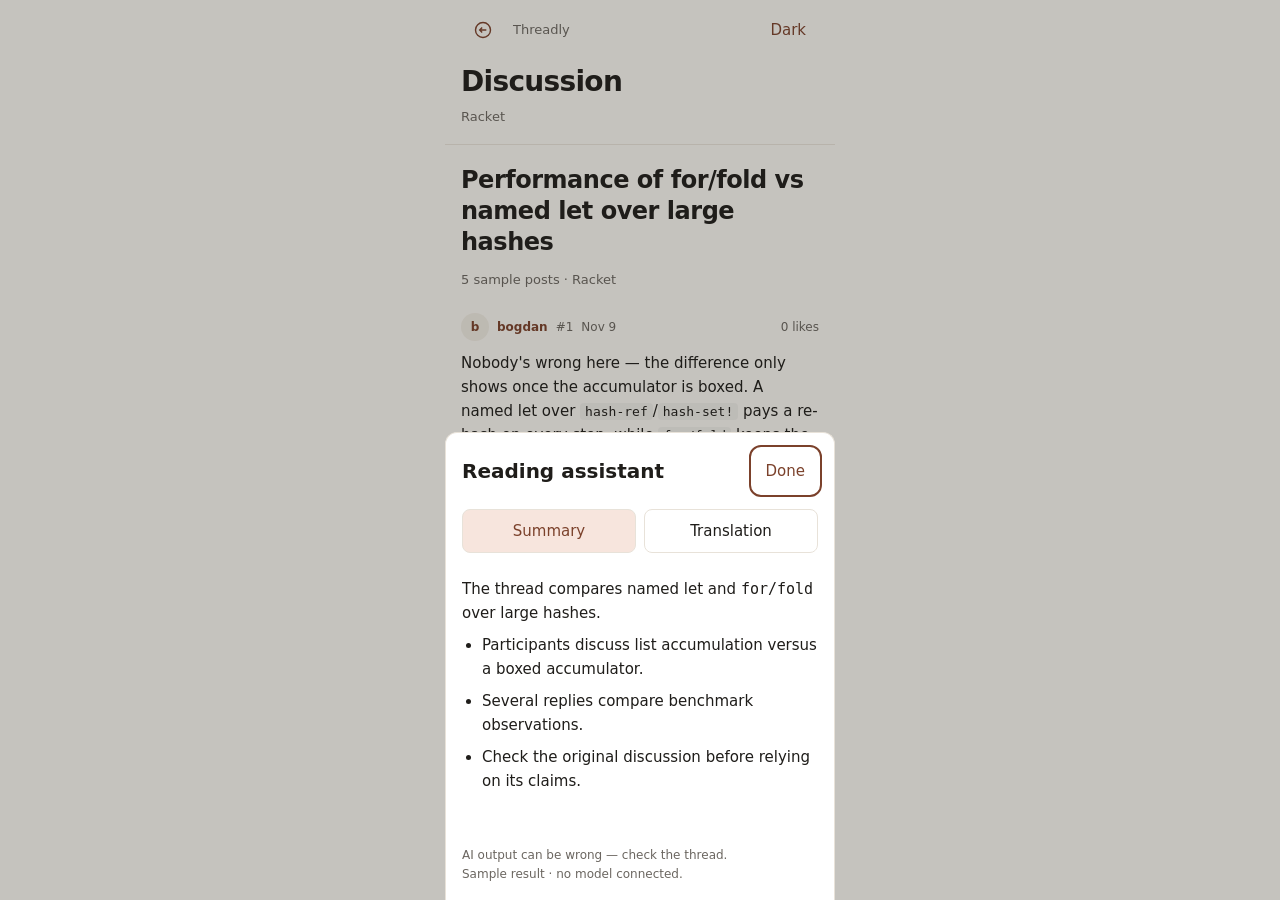
<file: design/prototype/mobile-ai.html>
<!doctype html>
<html lang="en">
<head><meta charset="utf-8"><meta name="viewport" content="width=device-width,initial-scale=1,viewport-fit=cover"><meta name="color-scheme" content="light dark"><title>Threadly — Mobile ai</title><link rel="stylesheet" href="shared.css"></head>
<body class="mobile" data-screen="ai">
<div class="m-shell" id="app">
<header class="m-header" id="head"></header>
<main class="m-scroll" id="content" aria-label="ai content"></main>
<footer class="m-bottom" id="bottom"></footer>
<p class="m-status" id="status" role="status" aria-live="polite">Local prototype · sample content</p>
</div>
<button type="button" class="m-jump" id="jump" aria-label="Jump to bottom of discussion" hidden><svg class="m-icon" viewBox="0 0 24 24" fill="none" stroke="currentColor" aria-hidden="true"><circle cx="12" cy="12" r="9"/><path d="M12 8v8m-3-3 3 3 3-3"/></svg><span>Bottom</span></button>
<dialog id="drawer" aria-labelledby="drawerTitle"><div class="m-dialog-body"><header class="m-dialog-head"><h2 id="drawerTitle">Browse</h2><button type="button" data-action="close-drawer">Done</button></header><div id="drawerContent"></div></div></dialog>
<dialog class="m-ai-sheet" id="aiDialog" aria-labelledby="aiTitle"><div class="m-dialog-body"><header class="m-dialog-head"><h2 id="aiTitle">Reading assistant</h2><button type="button" data-action="close-ai">Done</button></header><div class="m-segments" aria-label="Result type"><button type="button" id="summaryMode" data-action="summary" aria-pressed="true">Summary</button><button type="button" id="translationMode" data-action="translation" aria-pressed="false">Translation</button></div><div class="m-ai-result" id="aiResult" aria-live="polite"></div><p class="m-caption">AI output can be wrong — check the thread.<br>Sample result · no model connected.</p></div></dialog>
<noscript><p>Enable JavaScript to use this local prototype.</p></noscript>
<script>
(() => {
'use strict';
const $=id=>document.getElementById(id);
const escape=text=>String(text).replace(/[&<>"']/g,c=>({'&':'&amp;','<':'&lt;','>':'&gt;','"':'&quot;',"'":'&#39;'}[c]));
const paths={"i-search": "<circle cx=\"11\" cy=\"11\" r=\"7\"/><path d=\"m21 21-4.3-4.3\"/>", "i-tray": "<path d=\"M3 13h5l2 3h4l2-3h5\"/><path d=\"M5 5h14l2 8v6H3v-6z\"/>", "i-reply": "<path d=\"M21 15a2 2 0 0 1-2 2H7l-4 4V5a2 2 0 0 1 2-2h14a2 2 0 0 1 2 2z\"/>", "i-eye": "<path d=\"M2 12s3.5-7 10-7 10 7 10 7-3.5 7-10 7-10-7-10-7z\"/><circle cx=\"12\" cy=\"12\" r=\"3\"/>", "i-heart": "<path d=\"M19 14c1.5-1.5 2-3.2 2-4.5A4.5 4.5 0 0 0 12 6a4.5 4.5 0 0 0-9 3.5c0 1.3.5 3 2 4.5l7 7z\"/>", "i-side": "<rect x=\"3\" y=\"4\" width=\"18\" height=\"16\" rx=\"2\"/><path d=\"M9 4v16\"/>", "i-down": "<circle cx=\"12\" cy=\"12\" r=\"9\"/><path d=\"M12 8v8m-3-3 3 3 3-3\"/>", "i-person": "<circle cx=\"12\" cy=\"8\" r=\"4\"/><path d=\"M4 21c0-4 3.6-6 8-6s8 2 8 6\"/>", "i-bell": "<path d=\"M12 3a6 6 0 0 0-6 6v3l-2 4h16l-2-4V9a6 6 0 0 0-6-6zm-2 15a2 2 0 0 0 4 0z\"/>", "i-refresh": "<path d=\"M21 12a9 9 0 1 1-2.6-6.4\"/><path d=\"M21 3v6h-6\"/>", "i-star": "<path d=\"M12 3l2.4 6.6L21 12l-6.6 2.4L12 21l-2.4-6.6L3 12l6.6-2.4z\"/>", "i-translate": "<path d=\"M4 5h8M8 3v2c0 4-2 7-5 8\"/><path d=\"M6 9c1.5 3 4 5.5 7 6.5\"/><path d=\"m13 21 4.5-10L22 21m-7.5-3h6\"/>", "i-bubble": "<path d=\"M21 15a2 2 0 0 1-2 2H7l-4 4V5a2 2 0 0 1 2-2h14a2 2 0 0 1 2 2z\"/>", "i-globe": "<circle cx=\"12\" cy=\"12\" r=\"9\"/><path d=\"M3 12h18M12 3c2.5 2.5 4 5.5 4 9s-1.5 6.5-4 9c-2.5-2.5-4-5.5-4-9s1.5-6.5 4-9z\"/>", "i-at": "<circle cx=\"12\" cy=\"12\" r=\"4\"/><path d=\"M16 12v1.5a2.5 2.5 0 0 0 5 0V12a9 9 0 1 0-3.5 7.1\"/>", "i-quote": "<path d=\"M10 7H6a3 3 0 0 0-3 3v4a3 3 0 0 0 3 3h2v-4H5v-3a1 1 0 0 1 1-1h4zm11 0h-4a3 3 0 0 0-3 3v4a3 3 0 0 0 3 3h2v-4h-3v-3a1 1 0 0 1 1-1h4z\"/>", "i-pencil": "<path d=\"m16.5 3.5 4 4L8 20l-5 1 1-5zM14 6l4 4\"/>", "i-back": "<g transform=\"rotate(90 12 12)\"><circle cx=\"12\" cy=\"12\" r=\"9\"/><path d=\"M12 8v8m-3-3 3 3 3-3\"/></g>"};
function icon(name){return `<svg class="m-icon" viewBox="0 0 24 24" fill="none" stroke="currentColor" aria-hidden="true">${paths['i-'+name]||paths['i-reply']}</svg>`;}
const topics=[{"id": "release", "title": "Racket v8.16 released", "category": "Announcements", "replies": 42, "views": "1.2k", "likes": 56, "new": 12, "time": "2h", "date": "November 22, 2026 at 10:00"}, {"id": "typed", "title": "Typed Racket: why won't this refine on a hash of lists?", "category": "Racket", "replies": 9, "views": "310", "likes": 8, "new": 0, "time": "4h", "date": "November 22, 2026 at 10:00"}, {"id": "proxy", "title": "raco pkg install hangs behind a corporate proxy", "category": "General", "replies": 14, "views": "520", "likes": 12, "new": 0, "time": "6h", "date": "November 22, 2026 at 10:00"}, {"id": "perf", "title": "Performance of for/fold vs named let over large hashes", "category": "Racket", "replies": 47, "views": "1.3k", "likes": 31, "new": 0, "time": "9h", "date": "November 22, 2026 at 10:00"}, {"id": "contracts", "title": "Proposal: first-class contracts for rackunit checks", "category": "Internals", "replies": 33, "views": "890", "likes": 27, "new": 3, "time": "1d", "date": "November 22, 2026 at 10:00"}, {"id": "frame", "title": "ANN: data-frame 0.3 \u2014 group-by and pivot", "category": "Announcements", "replies": 6, "views": "210", "likes": 14, "new": 0, "time": "1d", "date": "November 22, 2026 at 10:00"}, {"id": "memory", "title": "How do you profile memory growth in long-running web servers?", "category": "General", "replies": 11, "views": "380", "likes": 5, "new": 0, "time": "2d", "date": "November 22, 2026 at 10:00"}, {"id": "survey", "title": "Community survey 2026 results", "category": "Meta", "replies": 18, "views": "760", "likes": 40, "new": 0, "time": "3d", "date": "November 22, 2026 at 10:00"}];
const samplePosts=[{"id": "p1", "author": "bogdan", "time": "Nov 9", "date": "November 9, 2026 at 10:00", "likes": 0, "html": "<p>Nobody's wrong here \u2014 the difference only shows once the accumulator is boxed. A named let over <code>hash-ref</code>/<code>hash-set!</code> pays a re-hash on every step, while <code>for/fold</code> keeps the accumulator in a register until the loop body forces it out.</p>\n            <pre><code>(for/fold ([acc 0])\n          ([k (in-hash-keys h)])\n  (+ acc (hash-ref h k)))</code></pre>"}, {"id": "p2", "author": "samr", "time": "Nov 9", "date": "November 9, 2026 at 10:00", "likes": 3, "html": "<aside class=\"quote\"><div class=\"title\">bogdan wrote:</div>\n              <p>A named let over <code>hash-ref</code>/<code>hash-set!</code> pays a re-hash on every step\u2026</p></aside>\n            <p>Is that true even when the fold result is a list you cons onto? I benchmarked both on a 2M-key hash and got within noise of each other.</p>"}, {"id": "p3", "author": "lexi", "time": "Nov 9", "date": "November 9, 2026 at 10:00", "likes": 0, "html": "<p>Within noise on cons, yes \u2014 but try accumulating into a mutable <code>box</code> and the gap opens up. See also the <a href=\"#reader-notes\">garbage-collector section</a> of the performance guide.</p>"}, {"id": "p4", "author": "bogdan", "time": "Nov 9", "date": "November 9, 2026 at 10:00", "likes": 0, "html": "<p>Right. The boxed case is exactly where <code>for/fold</code>'s named-update clauses earn their keep.</p>"}, {"id": "format", "author": "Threadly", "time": "Nov 22", "date": "November 22, 2026 at 10:00", "likes": 0, "html": "<p>Reader formatting sample. The elements below illustrate the existing cooked-HTML contract; they are not an additional forum reply.</p><aside class=\"onebox\"><div class=\"source\">Local reader reference</div><h4><a href=\"#reader-notes\">Reading continuity and formatting</a></h4><p>Code stays unbroken, quotes retain attribution, and wide tables scroll within the reading column.</p></aside><div class=\"table-scroll\" role=\"region\" aria-label=\"Formatting reference table, scroll horizontally\" tabindex=\"0\"><table><thead><tr><th>Element</th><th>Reading behavior</th><th>Reference</th></tr></thead><tbody><tr><td>Code block</td><td>Unbroken lines, horizontal scrolling</td><td>13px platform mono</td></tr><tr><td>Table</td><td>Contained horizontal overflow</td><td>Hairline row rules</td></tr><tr><td>Quote</td><td>Author and original text retained</td><td>Terracotta rail</td></tr></tbody></table></div><details id=\"reader-notes\"><summary>Reader formatting notes</summary><div class=\"contents\"><p>These elements follow the local reader design contract. The mobile column adapts to the available width while preserving the reading rhythm.</p></div></details><hr>"}];
const categories={Announcements:'#d98e2b',General:'#2596be',Racket:'#9d00ff',Internals:'#3f9e5f',Meta:'#8e8e8e'};
const initial=document.body.dataset.screen;
const scenario=new URLSearchParams(location.search).get('state')||'';
let saved={},persistent=true;
try{saved=JSON.parse(localStorage.getItem('threadly-mobile-v1')||'{}')||{};localStorage.setItem('threadly-mobile-probe','1');localStorage.removeItem('threadly-mobile-probe');}catch{persistent=false;}
const state={
 view:initial==='ai'?'thread':initial,topic:'perf',category:saved.category||'Latest',query:saved.query||'',
 auth:typeof saved.auth==='boolean'?saved.auth:['reply','notifications'].includes(initial),
 dark:typeof saved.dark==='boolean'?saved.dark:matchMedia('(prefers-color-scheme: dark)').matches,
 drafts:saved.drafts||{},extra:Array.isArray(saved.extra)?saved.extra:[],likes:saved.likes||{},
 positions:saved.positions||{},read:saved.read||{},loaded:saved.loaded||{},notificationRead:saved.notificationRead||[],
 batch:0,aiRequest:0,sendRequest:0,busy:false,history:[],pending:null,
 failLoad:scenario==='load-error',failMore:scenario==='more-error',failReply:scenario==='reply-error',failAI:scenario==='ai-error',expired:scenario==='session-expired',forceEmpty:scenario==='empty',authGeneration:0
};
let dialogTrigger=null,aiMode='summary';
const topic=()=>topics.find(t=>t.id===state.topic)||topics[3];
function allPosts(){return [...(state.topic==='perf'?samplePosts:[]),...state.extra.filter(p=>p.topic===state.topic).map(p=>({...p,html:`<p>${escape(p.text).replace(/\n/g,'<br>')}</p>`}))];}
function persist(){if(!persistent)return;try{localStorage.setItem('threadly-mobile-v1',JSON.stringify({auth:state.auth,dark:state.dark,drafts:state.drafts,extra:state.extra,likes:state.likes,positions:state.positions,read:state.read,loaded:state.loaded,notificationRead:state.notificationRead,category:state.category,query:state.query}));}catch{persistent=false;}}
function notice(text){$('status').textContent=text;}
function viewKey(){return state.view==='thread'?'thread:'+state.topic:state.view;}
function savePlace(){state.positions[viewKey()]=$('content').scrollTop;persist();}
function action(name,label,extra='',className=''){return `<button type="button" class="${className}" data-action="${name}" ${extra}>${label}</button>`;}
function header(title,subtitle=''){
 const back=state.view==='browse'?'<a class="m-button" href="../index.html" aria-label="Back to prototype navigation">'+icon('back')+'</a>':action('back',state.view==='reply'?'Cancel':icon('back'),`aria-label="${state.view==='reply'?'Cancel and keep draft':'Back'}"`,'m-icon-button');
 $('head').innerHTML=`<div class="m-nav">${back}<span class="m-brand m-grow">Threadly</span>${action('theme',state.dark?'Light':'Dark','aria-label="Switch to '+(state.dark?'light':'dark')+' theme"')}${state.view==='browse'?action('account',icon('person'),`aria-label="${state.auth?'Account and sign out':'Sign in'}"`,'m-icon-button'):''}</div><h1 id="screenTitle" tabindex="-1">${title}</h1>${subtitle?`<p class="m-subtitle">${subtitle}</p>`:''}`;
}
function go(view,options={}){
 savePlace();state.batch++;state.aiRequest++;state.sendRequest++;state.busy=false;
 if(!options.replace)state.history.push({view:state.view,topic:state.topic});
 if(options.topic)state.topic=options.topic;
 state.view=view;render();
 if(options.focus!==false)$('screenTitle').focus({preventScroll:true});
}
function back(){
 if(state.view==='reply')saveDraft();
 const prev=state.history.pop()||{view:state.view==='browse'?'browse':state.view==='reply'?'thread':'browse',topic:state.topic};
 savePlace();state.batch++;state.sendRequest++;state.busy=false;state.topic=prev.topic;state.view=prev.view;render();
 const target=state.view==='browse'?$('content').querySelector(`[data-topic="${state.topic}"]`):$('screenTitle');
 (target||$('screenTitle')).focus({preventScroll:true});
}
function render(){
 document.body.classList.toggle('dark',state.dark);
 $('jump').hidden=true;$('bottom').hidden=false;$('bottom').innerHTML='';
 if(state.view==='browse')renderBrowse();
 else if(state.view==='thread')renderThread();
 else if(state.view==='reply')renderReply();
 else if(state.view==='notifications')renderNotifications();
 else renderSignin();
 $('content').scrollTop=Number(state.positions[viewKey()])||0;
 persist();
 requestAnimationFrame(updateJump);
}
function renderBrowse(){
 header('Browse','Racket community');
 $('head').insertAdjacentHTML('beforeend',`<div class="m-search"><label for="search" aria-label="Search the archive">${icon('search')}</label><input id="search" type="search" placeholder="Search the archive" value="${escape(state.query)}" autocomplete="off">${action('clear-search','Clear','id="clearSearch"'+(!state.query?' hidden':''))}</div><div class="m-filter">${action('categories',icon('tray')+`<span>${escape(state.category)}</span>`,'aria-haspopup="dialog"')}<span id="topicCount" class="m-caption m-tabular"></span></div>`);
 $('content').innerHTML='<div id="topicRows"></div>';
 $('bottom').innerHTML=`<span class="m-caption">${state.auth?'Signed in as samr':'Read without an account'}</span>${state.auth?action('notifications',icon('reply')+'Notifications'):action('signin','Sign in')}`;
 renderTopicRows();
 $('search').addEventListener('input',event=>{state.query=event.target.value;state.forceEmpty=false;renderTopicRows();persist();});
}
function renderTopicRows(){
 const rows=topics.filter(t=>(state.category==='Latest'||t.category===state.category)&&(t.title+' '+t.category).toLowerCase().includes(state.query.toLowerCase().trim()));
 const visible=state.forceEmpty?[]:rows;
 $('topicCount').textContent=visible.length+' topics';$('clearSearch').hidden=!state.query;
 $('topicRows').innerHTML=visible.length?visible.map(t=>`<button type="button" class="m-topic" data-topic="${t.id}"><span class="m-topic-top"><span class="m-chip"><span class="m-dot" style="--category:${categories[t.category]}"></span>${t.category}</span><time class="m-caption m-tabular" title="${t.date}">${t.time}</time></span><span class="m-topic-title">${escape(t.title)}</span><span class="m-counts"><span aria-label="${t.replies+state.extra.filter(p=>p.topic===t.id).length} replies">${icon('reply')}${t.replies+state.extra.filter(p=>p.topic===t.id).length}</span><span aria-label="${t.views} views">${icon('eye')}${t.views}</span><span aria-label="${t.likes} likes">${icon('heart')}${t.likes}</span>${t.new&&!(state.read[t.id]>0)?`<span class="m-pill">${t.new} new</span>`:''}</span></button>`).join(''):`<div class="m-empty"><h2>Nothing here yet</h2><p>Try a different category or search the archive.</p>${action('reset','Show latest topics','','m-secondary')}</div>`;
}
function showCategories(trigger){
 dialogTrigger=trigger;
 $('drawerTitle').textContent='Browse';
 $('drawerContent').innerHTML=`<nav class="m-choices" aria-label="Browse sections">${state.auth?action('open-notifications',icon('reply')+'Notifications'):''}${['Latest',...Object.keys(categories)].map(name=>action('category',`${categories[name]?`<span class="m-dot" style="--category:${categories[name]}"></span>`:icon('tray')}<span>${name}</span>`,`data-category="${name}" aria-current="${name===state.category}"`)).join('')}</nav>`;
 $('drawer').showModal();
}
function closeDrawer(){ $('drawer').close();if(dialogTrigger?.isConnected)dialogTrigger.focus({preventScroll:true}); }
function threadHeader(){header('Discussion',topic().category);}
function renderThread(){
 threadHeader();
 if(state.failLoad){$('content').innerHTML=`<div class="m-empty"><h2>Couldn't open this thread</h2><p>Your place is saved. Retry here or return to the list.</p>${action('retry-thread','Retry','','m-primary')}${action('list','Back to list')}</div>`;$('bottom').innerHTML='<span class="m-caption">Loading failed · selection preserved</span>';return;}
 const posts=allPosts(),total=posts.length;
 const loaded=Math.min(total,Math.max(state.loaded[state.topic]||2,2));state.loaded[state.topic]=loaded;
 $('content').innerHTML=`<article class="m-reader"><h2 class="m-thread-title">${escape(topic().title)}</h2><p class="m-muted">${total?total+' sample posts':'Topic preview'} · ${topic().category}</p><div id="posts">${posts.slice(0,loaded).map(postMarkup).join('')}</div><div id="moreSlot"></div>${!total?`<div class="m-empty"><h2>Empty thread</h2><p>This local preview contains the topic title only. Return to Latest and open the performance discussion for the full reading sample.</p>${action('list','Back to list','','m-secondary')}</div>`:''}<div id="threadEnd" class="m-caption" tabindex="-1">${loaded===total&&total?'End of sample discussion':''}</div></article>`;
 renderMore();
 $('bottom').innerHTML=`<span class="m-caption m-tabular">${loaded} of ${total} posts</span>${action('ai',icon('star')+'AI','aria-haspopup="dialog"')}${state.auth?action('reply',icon('bubble')+'Reply','','m-primary'):action('signin','Sign in')}`;
}
function postMarkup(p,index){
 const key=state.topic+':'+p.id,liked=!!state.likes[key],n=(p.likes||0)+(liked?1:0);
 return `<section class="post" id="post-${escape(p.id)}" data-post-index="${index+1}"><div class="meta"><span class="avatar" aria-hidden="true">${escape(p.author.charAt(0))}</span><span class="author">${escape(p.author)}</span><span>#${index+1}</span><time title="${escape(p.date||'November 22, 2026 at 10:00')}">${escape(p.time||'Just now')}</time>${state.auth?action('like',icon('heart')+`<span>${n}</span>`,`data-post="${p.id}" aria-label="${liked?'Unlike':'Like'} post ${index+1}" aria-pressed="${liked}"`,'m-like'):`<span class="m-caption" style="margin-left:auto">${n} likes</span>`}</div><div class="cooked">${p.html}</div>${p.local?'<p class="m-caption">Local reply · not sent to the forum</p>':''}</section>`;
}
function renderMore(){
 const total=allPosts().length,loaded=state.loaded[state.topic]||0;
 $('moreSlot').innerHTML=loaded<total?`<div class="morebar"><span>Showing ${loaded} of ${total} posts</span>${action('more','Load more')}</div><p class="m-live" id="batchStatus" role="status"></p>`:'';
}
async function loadMore(button){
 if(state.busy)return;
 const token=++state.batch,id=state.topic;state.busy=true;button.disabled=true;button.textContent='Loading more…';$('batchStatus').textContent='Loading the next posts…';
 await new Promise(resolve=>setTimeout(resolve,480));
 if(token!==state.batch||state.view!=='thread'||id!==state.topic)return;
 state.busy=false;
 if(state.failMore){state.failMore=false;button.disabled=false;button.textContent='Retry';$('batchStatus').textContent='Couldn’t load more posts. Your place is safe. Retry this batch.';return;}
 const posts=allPosts(),before=state.loaded[id],after=Math.min(before+2,posts.length);
 $('posts').insertAdjacentHTML('beforeend',posts.slice(before,after).map((p,i)=>postMarkup(p,before+i)).join(''));
 state.loaded[id]=after;persist();renderMore();
 $('bottom').querySelector('.m-caption').textContent=`${after} of ${posts.length} posts`;
 $('threadEnd').textContent=after===posts.length?'End of sample discussion':'';
 notice('More posts loaded');
 // Keep focus at the appended batch when the original load control is removed.
 const focus=$('moreSlot').querySelector('button')||$('threadEnd');focus.focus({preventScroll:true});updateJump();
}
function updateJump(){
 if(state.view!=='thread'||state.failLoad){$('jump').hidden=true;return;}
 const el=$('content');$('jump').hidden=el.scrollHeight-el.clientHeight-el.scrollTop<24;
 const posts=Array.from(el.querySelectorAll('[data-post-index]'));
 const edge=el.getBoundingClientRect().bottom;
 let deepest=state.read[state.topic]||0;
 posts.forEach(post=>{if(post.getBoundingClientRect().bottom<=edge+8)deepest=Math.max(deepest,Number(post.dataset.postIndex));});
 state.read[state.topic]=deepest;
}
function requestReply(){if(!state.auth){state.pending='reply';go('signin');}else go('reply');}
function renderReply(){
 header('Reply',topic().category);
 if(!state.auth){$('content').innerHTML=`<div class="m-empty"><h2>Sign in to reply</h2><p>Your draft stays here while you sign in.</p>${action('signin-reply','Sign in','','m-primary')}</div>`;$('bottom').innerHTML='<span class="m-caption">Anonymous reading stays available</span>';return;}
 $('content').innerHTML=`<div class="m-reply-editor"><div class="m-reply-topic">${escape(topic().title)}</div><p>Markdown · as samr</p><label for="replyText">Your reply</label><textarea id="replyText" placeholder="Add to the conversation…">${escape(state.drafts[state.topic]||'')}</textarea><p id="draftStatus" role="status">${state.drafts[state.topic]?'Saved draft restored':'Your draft is kept if you cancel.'}</p><div class="m-error" id="replyError" role="alert" hidden></div></div>`;
 $('bottom').innerHTML=`<span class="m-caption">Local preview · not sent to forum</span>${action('send','Send reply','id="sendReply"'+(!(state.drafts[state.topic]||'').trim()?' disabled':''),'m-primary')}`;
 $('replyText').addEventListener('input',()=>{saveDraft();$('sendReply').disabled=!$('replyText').value.trim();});
}
function saveDraft(){if(!$('replyText'))return;state.drafts[state.topic]=$('replyText').value;persist();$('draftStatus').textContent=persistent?'Draft saved on this device':'Draft kept in this session only';}
async function sendReply(button){
 if(state.busy)return;
 const text=$('replyText').value.trim();if(!text)return;
 saveDraft();
 if(state.expired){state.expired=false;state.auth=false;state.authGeneration++;persist();renderReply();notice('Sample session expired · draft preserved');return;}
 const token=++state.sendRequest,id=state.topic,auth=state.authGeneration;state.busy=true;button.disabled=true;button.textContent='Sending…';$('replyText').disabled=true;$('replyError').hidden=true;
 await new Promise(resolve=>setTimeout(resolve,480));
 if(token!==state.sendRequest||state.view!=='reply'||id!==state.topic)return;
 state.busy=false;button.disabled=false;button.textContent='Send reply';$('replyText').disabled=false;
 if(state.failReply||!state.auth||auth!==state.authGeneration){state.failReply=false;$('replyError').hidden=false;$('replyError').textContent='Your reply wasn’t sent. Your draft is safe. Select Send reply to retry.';return;}
 state.extra.push({id:'local-'+Date.now(),topic:id,author:'samr',time:'Just now',likes:0,text,local:true});delete state.drafts[id];state.loaded[id]=allPosts().length;persist();
 state.view='thread';state.history=state.history.filter(item=>item.view!=='signin'&&item.view!=='reply');render();$('content').scrollTop=$('content').scrollHeight;notice('Reply added locally · no forum request made');
}
const notes=[{id:'n1',topic:'perf',who:'bogdan',type:'bubble',text:'replied to',time:'2h',unread:true},{id:'n2',topic:'typed',who:'lexi',type:'heart',text:'liked a post in',time:'5h',unread:true},{id:'n3',topic:'contracts',who:'samr',type:'at',text:'mentioned you in',time:'Nov 21',unread:false},{id:'n4',topic:'proxy',who:'bogdan',type:'reply',text:'quoted you in',time:'Nov 20',unread:false}];
function renderNotifications(){
 header('Notifications','Replies, mentions and activity');
 if(!state.auth){$('content').innerHTML=`<div class="m-empty"><h2>Sign in to see notifications</h2><p>Continue browsing without an account, or sign in to see your activity.</p>${action('signin-notes','Sign in','','m-primary')}</div>`;}
 else $('content').innerHTML=state.forceEmpty?'<div class="m-empty"><h2>No notifications.</h2><p>New replies and mentions will appear here.</p></div>':notes.map(n=>{const t=topics.find(t=>t.id===n.topic),unread=n.unread&&!state.notificationRead.includes(n.id);return `<button type="button" class="m-notification" data-note="${n.id}">${icon(n.type)}<span class="m-copy"><span class="m-caption">${unread?'<span class="m-unread" aria-label="Unread">● </span>':''}${n.who} ${n.text}</span><strong>${escape(t.title)}</strong><time class="m-caption m-tabular" title="November 22, 2026">${n.time}</time></span></button>`;}).join('');
 $('bottom').innerHTML=`<span class="m-caption">${state.auth?'Signed in as samr':'Anonymous'}</span>${action('list','Latest topics')}`;
}
function renderSignin(){
 header('Sign in','Connect your forum account');
 $('content').innerHTML=`<div class="m-form"><div class="m-stack"><h2>Approve in your browser</h2><p>Open the forum approval page, approve Threadly, then copy the code it shows.</p>${action('approval',icon('globe')+'Open approval page','','m-secondary')}</div><div><label class="m-label" for="approvalCode">Approval code</label><input class="m-input" id="approvalCode" type="text" autocomplete="off" autocapitalize="off" spellcheck="false" placeholder="Paste the code"><p class="m-caption" style="margin-top:8px">A code is required to complete sign-in.</p></div><div class="m-error" id="signinError" role="alert" hidden></div><p class="m-caption">This is a local approval preview. No credentials are sent to the forum. You can browse and read without signing in.</p></div>`;
 $('bottom').innerHTML=action('complete-signin','Complete sign-in','id="completeSignin" disabled','m-primary');
 $('approvalCode').addEventListener('input',event=>{$('completeSignin').disabled=!event.target.value.trim();$('signinError').hidden=true;});
 $('approvalCode').addEventListener('keydown',event=>{if(event.key==='Enter'&&!event.isComposing&&!event.repeat&&!$('completeSignin').disabled){event.preventDefault();completeSignin();}});
}
function showApproval(trigger){
 dialogTrigger=trigger;$('drawerTitle').textContent='Browser approval';
 $('drawerContent').innerHTML=`<div class="m-stack"><p>Approval preview · no real forum connection</p><p class="m-muted">Approve the sample account samr to try replies and notifications.</p>${action('approve','Approve sample access','','m-primary')}</div>`;$('drawer').showModal();
}
function completeSignin(){
 if($('approvalCode').value.trim()!=='THREADLY-DEMO'){$('signinError').hidden=false;$('signinError').textContent='This preview accepts the sample code only. Open the approval page to get it.';return;}
 state.auth=true;state.authGeneration++;persist();const next=state.pending||'browse';state.pending=null;state.history=state.history.filter(item=>item.view!=='signin'&&item.view!=='reply');go(next,{replace:true});notice('Sample account connected · local preview only');
}
function showAI(trigger){
 dialogTrigger=trigger||$('bottom').querySelector('[data-action="ai"]');aiMode='summary';$('aiDialog').showModal();loadAI();
}
async function loadAI(){
 const token=++state.aiRequest,id=state.topic;
 $('summaryMode').setAttribute('aria-pressed',String(aiMode==='summary'));$('translationMode').setAttribute('aria-pressed',String(aiMode==='translation'));
 $('aiResult').innerHTML='<p role="status">Preparing sample result…</p>';
 await new Promise(resolve=>setTimeout(resolve,420));
 if(token!==state.aiRequest||id!==state.topic||!$('aiDialog').open)return;
 if(state.failAI){state.failAI=false;$('aiResult').innerHTML=`<div class="m-stack"><p>Couldn’t prepare this result. Your thread stays open.</p>${action('retry-ai','Retry','','m-secondary')}</div>`;return;}
 if(state.topic!=='perf'){$('aiResult').textContent='No sample result is included for this topic. The performance discussion contains a reading-assistant example.';return;}
 $('aiResult').innerHTML=aiMode==='summary'?'<p>The thread compares named let and <code>for/fold</code> over large hashes.</p><ul><li>Participants discuss list accumulation versus a boxed accumulator.</li><li>Several replies compare benchmark observations.</li><li>Check the original discussion before relying on its claims.</li></ul>':'<p>Translation example · English</p><p>This thread discusses how named let and for/fold behave when processing large hashes. Participants distinguish list accumulators from boxed values and compare benchmark results.</p><p>This local example is not a live model translation.</p>';
}
function closeAI(){state.aiRequest++;$('aiDialog').close();if(dialogTrigger?.isConnected)dialogTrigger.focus({preventScroll:true});}
$('app').addEventListener('click',event=>{
 const row=event.target.closest('[data-topic]');if(row){go('thread',{topic:row.dataset.topic});return;}
 const note=event.target.closest('[data-note]');if(note){const n=notes.find(n=>n.id===note.dataset.note);if(!state.notificationRead.includes(n.id))state.notificationRead.push(n.id);go('thread',{topic:n.topic});return;}
 dispatch(event);
});
$('drawer').addEventListener('click',dispatch);$('aiDialog').addEventListener('click',dispatch);
function dispatch(event){
 const button=event.target.closest('[data-action]');if(!button||button.disabled)return;
 const act=button.dataset.action;
 if(act==='theme'){savePlace();state.dark=!state.dark;persist();document.body.classList.toggle('dark',state.dark);const b=$('head').querySelector('[data-action="theme"]');b.textContent=state.dark?'Light':'Dark';b.setAttribute('aria-label','Switch to '+(state.dark?'light':'dark')+' theme');}
 else if(act==='back')back();
 else if(act==='list')go('browse');
 else if(act==='categories')showCategories(button);
 else if(act==='close-drawer')closeDrawer();
 else if(act==='category'){closeDrawer();state.category=button.dataset.category;state.forceEmpty=false;renderBrowse();persist();$('head').querySelector('[data-action="categories"]').focus();}
 else if(act==='reset'){state.category='Latest';state.query='';state.forceEmpty=false;renderBrowse();persist();$('search').focus();}
 else if(act==='clear-search'){state.query='';$('search').value='';renderTopicRows();persist();$('search').focus();}
 else if(act==='signin'){go('signin');}
 else if(act==='signin-reply'){state.pending='reply';go('signin');}
 else if(act==='signin-notes'){state.pending='notifications';go('signin');}
 else if(act==='notifications'||act==='open-notifications'){if($('drawer').open)closeDrawer();go('notifications');}
 else if(act==='account'){if(state.auth){state.auth=false;state.authGeneration++;persist();render();notice('Signed out · drafts kept');}else go('signin');}
 else if(act==='reply')requestReply();
 else if(act==='send')sendReply(button);
 else if(act==='more')loadMore(button);
 else if(act==='retry-thread'){
  state.failLoad=false;const token=++state.batch;$('content').innerHTML='<div class="m-loading" role="status"><span class="m-bar"></span><span class="m-bar"></span><span class="m-bar"></span><p class="m-caption">Loading discussion…</p></div>';
  setTimeout(()=>{if(token===state.batch&&state.view==='thread'){renderThread();$('screenTitle').focus({preventScroll:true});updateJump();}},420);
 }
 else if(act==='like'){
  if(!state.auth)return;
  const key=state.topic+':'+button.dataset.post;state.likes[key]=!state.likes[key];persist();const p=allPosts().find(p=>p.id===button.dataset.post);button.setAttribute('aria-pressed',String(state.likes[key]));button.setAttribute('aria-label',(state.likes[key]?'Unlike':'Like')+' post '+button.closest('[data-post-index]')?.dataset.postIndex);button.innerHTML=icon('heart')+'<span>'+((p.likes||0)+(state.likes[key]?1:0))+'</span>';
 }
 else if(act==='ai')showAI(button);
 else if(act==='close-ai')closeAI();
 else if(act==='summary'||act==='translation'){aiMode=act;loadAI();}
 else if(act==='retry-ai')loadAI();
 else if(act==='approval')showApproval(button);
 else if(act==='approve'){$('drawerContent').innerHTML=`<div class="m-stack"><p class="m-muted">Sample access approved. Return to Threadly with this code.</p><p class="m-tabular">THREADLY-DEMO</p>${action('insert-code','Use sample code','','m-primary')}</div>`;}
 else if(act==='insert-code'){closeDrawer();$('approvalCode').value='THREADLY-DEMO';$('completeSignin').disabled=false;$('approvalCode').focus();}
 else if(act==='complete-signin')completeSignin();
}
$('content').addEventListener('scroll',()=>{updateJump();state.positions[viewKey()]=$('content').scrollTop;},{passive:true});
$('jump').addEventListener('click',()=>{$('content').scrollTo({top:$('content').scrollHeight,behavior:matchMedia('(prefers-reduced-motion: reduce)').matches?'instant':'smooth'});});
$('drawer').addEventListener('cancel',()=>{setTimeout(()=>{if(dialogTrigger?.isConnected)dialogTrigger.focus({preventScroll:true});},0);});
$('aiDialog').addEventListener('cancel',event=>{event.preventDefault();closeAI();});
$('content').addEventListener('click',event=>{
 const link=event.target.closest('a[href^="#"]');if(!link)return;
 event.preventDefault();const id=link.getAttribute('href').slice(1);
 if(id==='reader-notes'){state.loaded[state.topic]=allPosts().length;const pos=$('content').scrollTop;renderThread();$('content').scrollTop=pos;const target=$('reader-notes');if(target){target.open=true;target.scrollIntoView({block:'center'});target.querySelector('summary').focus({preventScroll:true});}}
});
window.addEventListener('pagehide',()=>{saveDraft();savePlace();state.batch++;state.aiRequest++;state.sendRequest++;});
render();
if(initial==='ai')showAI();
if(scenario==='loading'){state.failLoad=false;const token=++state.batch;$('content').innerHTML='<div class="m-loading" role="status"><span class="m-bar"></span><span class="m-bar"></span><span class="m-bar"></span><p class="m-caption">Loading…</p></div>';setTimeout(()=>{if(token===state.batch)render();},800);}
})();
</script>
</body></html>
</file>
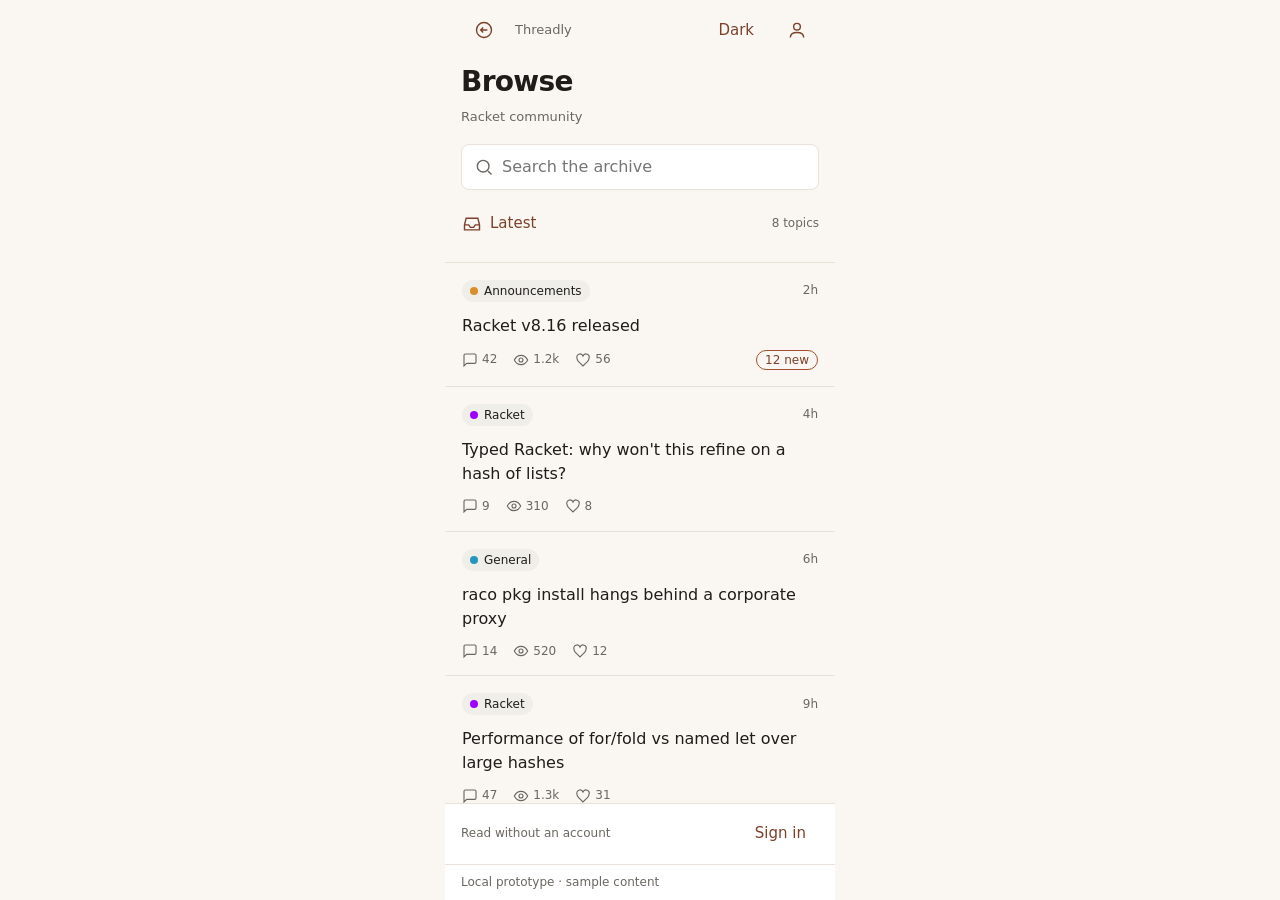
<file: design/prototype/mobile-browse.html>
<!doctype html>
<html lang="en">
<head><meta charset="utf-8"><meta name="viewport" content="width=device-width,initial-scale=1,viewport-fit=cover"><meta name="color-scheme" content="light dark"><title>Threadly — Mobile browse</title><link rel="stylesheet" href="shared.css"></head>
<body class="mobile" data-screen="browse">
<div class="m-shell" id="app">
<header class="m-header" id="head"></header>
<main class="m-scroll" id="content" aria-label="browse content"></main>
<footer class="m-bottom" id="bottom"></footer>
<p class="m-status" id="status" role="status" aria-live="polite">Local prototype · sample content</p>
</div>
<button type="button" class="m-jump" id="jump" aria-label="Jump to bottom of discussion" hidden><svg class="m-icon" viewBox="0 0 24 24" fill="none" stroke="currentColor" aria-hidden="true"><circle cx="12" cy="12" r="9"/><path d="M12 8v8m-3-3 3 3 3-3"/></svg><span>Bottom</span></button>
<dialog id="drawer" aria-labelledby="drawerTitle"><div class="m-dialog-body"><header class="m-dialog-head"><h2 id="drawerTitle">Browse</h2><button type="button" data-action="close-drawer">Done</button></header><div id="drawerContent"></div></div></dialog>
<dialog class="m-ai-sheet" id="aiDialog" aria-labelledby="aiTitle"><div class="m-dialog-body"><header class="m-dialog-head"><h2 id="aiTitle">Reading assistant</h2><button type="button" data-action="close-ai">Done</button></header><div class="m-segments" aria-label="Result type"><button type="button" id="summaryMode" data-action="summary" aria-pressed="true">Summary</button><button type="button" id="translationMode" data-action="translation" aria-pressed="false">Translation</button></div><div class="m-ai-result" id="aiResult" aria-live="polite"></div><p class="m-caption">AI output can be wrong — check the thread.<br>Sample result · no model connected.</p></div></dialog>
<noscript><p>Enable JavaScript to use this local prototype.</p></noscript>
<script>
(() => {
'use strict';
const $=id=>document.getElementById(id);
const escape=text=>String(text).replace(/[&<>"']/g,c=>({'&':'&amp;','<':'&lt;','>':'&gt;','"':'&quot;',"'":'&#39;'}[c]));
const paths={"i-search": "<circle cx=\"11\" cy=\"11\" r=\"7\"/><path d=\"m21 21-4.3-4.3\"/>", "i-tray": "<path d=\"M3 13h5l2 3h4l2-3h5\"/><path d=\"M5 5h14l2 8v6H3v-6z\"/>", "i-reply": "<path d=\"M21 15a2 2 0 0 1-2 2H7l-4 4V5a2 2 0 0 1 2-2h14a2 2 0 0 1 2 2z\"/>", "i-eye": "<path d=\"M2 12s3.5-7 10-7 10 7 10 7-3.5 7-10 7-10-7-10-7z\"/><circle cx=\"12\" cy=\"12\" r=\"3\"/>", "i-heart": "<path d=\"M19 14c1.5-1.5 2-3.2 2-4.5A4.5 4.5 0 0 0 12 6a4.5 4.5 0 0 0-9 3.5c0 1.3.5 3 2 4.5l7 7z\"/>", "i-side": "<rect x=\"3\" y=\"4\" width=\"18\" height=\"16\" rx=\"2\"/><path d=\"M9 4v16\"/>", "i-down": "<circle cx=\"12\" cy=\"12\" r=\"9\"/><path d=\"M12 8v8m-3-3 3 3 3-3\"/>", "i-person": "<circle cx=\"12\" cy=\"8\" r=\"4\"/><path d=\"M4 21c0-4 3.6-6 8-6s8 2 8 6\"/>", "i-bell": "<path d=\"M12 3a6 6 0 0 0-6 6v3l-2 4h16l-2-4V9a6 6 0 0 0-6-6zm-2 15a2 2 0 0 0 4 0z\"/>", "i-refresh": "<path d=\"M21 12a9 9 0 1 1-2.6-6.4\"/><path d=\"M21 3v6h-6\"/>", "i-star": "<path d=\"M12 3l2.4 6.6L21 12l-6.6 2.4L12 21l-2.4-6.6L3 12l6.6-2.4z\"/>", "i-translate": "<path d=\"M4 5h8M8 3v2c0 4-2 7-5 8\"/><path d=\"M6 9c1.5 3 4 5.5 7 6.5\"/><path d=\"m13 21 4.5-10L22 21m-7.5-3h6\"/>", "i-bubble": "<path d=\"M21 15a2 2 0 0 1-2 2H7l-4 4V5a2 2 0 0 1 2-2h14a2 2 0 0 1 2 2z\"/>", "i-globe": "<circle cx=\"12\" cy=\"12\" r=\"9\"/><path d=\"M3 12h18M12 3c2.5 2.5 4 5.5 4 9s-1.5 6.5-4 9c-2.5-2.5-4-5.5-4-9s1.5-6.5 4-9z\"/>", "i-at": "<circle cx=\"12\" cy=\"12\" r=\"4\"/><path d=\"M16 12v1.5a2.5 2.5 0 0 0 5 0V12a9 9 0 1 0-3.5 7.1\"/>", "i-quote": "<path d=\"M10 7H6a3 3 0 0 0-3 3v4a3 3 0 0 0 3 3h2v-4H5v-3a1 1 0 0 1 1-1h4zm11 0h-4a3 3 0 0 0-3 3v4a3 3 0 0 0 3 3h2v-4h-3v-3a1 1 0 0 1 1-1h4z\"/>", "i-pencil": "<path d=\"m16.5 3.5 4 4L8 20l-5 1 1-5zM14 6l4 4\"/>", "i-back": "<g transform=\"rotate(90 12 12)\"><circle cx=\"12\" cy=\"12\" r=\"9\"/><path d=\"M12 8v8m-3-3 3 3 3-3\"/></g>"};
function icon(name){return `<svg class="m-icon" viewBox="0 0 24 24" fill="none" stroke="currentColor" aria-hidden="true">${paths['i-'+name]||paths['i-reply']}</svg>`;}
const topics=[{"id": "release", "title": "Racket v8.16 released", "category": "Announcements", "replies": 42, "views": "1.2k", "likes": 56, "new": 12, "time": "2h", "date": "November 22, 2026 at 10:00"}, {"id": "typed", "title": "Typed Racket: why won't this refine on a hash of lists?", "category": "Racket", "replies": 9, "views": "310", "likes": 8, "new": 0, "time": "4h", "date": "November 22, 2026 at 10:00"}, {"id": "proxy", "title": "raco pkg install hangs behind a corporate proxy", "category": "General", "replies": 14, "views": "520", "likes": 12, "new": 0, "time": "6h", "date": "November 22, 2026 at 10:00"}, {"id": "perf", "title": "Performance of for/fold vs named let over large hashes", "category": "Racket", "replies": 47, "views": "1.3k", "likes": 31, "new": 0, "time": "9h", "date": "November 22, 2026 at 10:00"}, {"id": "contracts", "title": "Proposal: first-class contracts for rackunit checks", "category": "Internals", "replies": 33, "views": "890", "likes": 27, "new": 3, "time": "1d", "date": "November 22, 2026 at 10:00"}, {"id": "frame", "title": "ANN: data-frame 0.3 \u2014 group-by and pivot", "category": "Announcements", "replies": 6, "views": "210", "likes": 14, "new": 0, "time": "1d", "date": "November 22, 2026 at 10:00"}, {"id": "memory", "title": "How do you profile memory growth in long-running web servers?", "category": "General", "replies": 11, "views": "380", "likes": 5, "new": 0, "time": "2d", "date": "November 22, 2026 at 10:00"}, {"id": "survey", "title": "Community survey 2026 results", "category": "Meta", "replies": 18, "views": "760", "likes": 40, "new": 0, "time": "3d", "date": "November 22, 2026 at 10:00"}];
const samplePosts=[{"id": "p1", "author": "bogdan", "time": "Nov 9", "date": "November 9, 2026 at 10:00", "likes": 0, "html": "<p>Nobody's wrong here \u2014 the difference only shows once the accumulator is boxed. A named let over <code>hash-ref</code>/<code>hash-set!</code> pays a re-hash on every step, while <code>for/fold</code> keeps the accumulator in a register until the loop body forces it out.</p>\n            <pre><code>(for/fold ([acc 0])\n          ([k (in-hash-keys h)])\n  (+ acc (hash-ref h k)))</code></pre>"}, {"id": "p2", "author": "samr", "time": "Nov 9", "date": "November 9, 2026 at 10:00", "likes": 3, "html": "<aside class=\"quote\"><div class=\"title\">bogdan wrote:</div>\n              <p>A named let over <code>hash-ref</code>/<code>hash-set!</code> pays a re-hash on every step\u2026</p></aside>\n            <p>Is that true even when the fold result is a list you cons onto? I benchmarked both on a 2M-key hash and got within noise of each other.</p>"}, {"id": "p3", "author": "lexi", "time": "Nov 9", "date": "November 9, 2026 at 10:00", "likes": 0, "html": "<p>Within noise on cons, yes \u2014 but try accumulating into a mutable <code>box</code> and the gap opens up. See also the <a href=\"#reader-notes\">garbage-collector section</a> of the performance guide.</p>"}, {"id": "p4", "author": "bogdan", "time": "Nov 9", "date": "November 9, 2026 at 10:00", "likes": 0, "html": "<p>Right. The boxed case is exactly where <code>for/fold</code>'s named-update clauses earn their keep.</p>"}, {"id": "format", "author": "Threadly", "time": "Nov 22", "date": "November 22, 2026 at 10:00", "likes": 0, "html": "<p>Reader formatting sample. The elements below illustrate the existing cooked-HTML contract; they are not an additional forum reply.</p><aside class=\"onebox\"><div class=\"source\">Local reader reference</div><h4><a href=\"#reader-notes\">Reading continuity and formatting</a></h4><p>Code stays unbroken, quotes retain attribution, and wide tables scroll within the reading column.</p></aside><div class=\"table-scroll\" role=\"region\" aria-label=\"Formatting reference table, scroll horizontally\" tabindex=\"0\"><table><thead><tr><th>Element</th><th>Reading behavior</th><th>Reference</th></tr></thead><tbody><tr><td>Code block</td><td>Unbroken lines, horizontal scrolling</td><td>13px platform mono</td></tr><tr><td>Table</td><td>Contained horizontal overflow</td><td>Hairline row rules</td></tr><tr><td>Quote</td><td>Author and original text retained</td><td>Terracotta rail</td></tr></tbody></table></div><details id=\"reader-notes\"><summary>Reader formatting notes</summary><div class=\"contents\"><p>These elements follow the local reader design contract. The mobile column adapts to the available width while preserving the reading rhythm.</p></div></details><hr>"}];
const categories={Announcements:'#d98e2b',General:'#2596be',Racket:'#9d00ff',Internals:'#3f9e5f',Meta:'#8e8e8e'};
const initial=document.body.dataset.screen;
const scenario=new URLSearchParams(location.search).get('state')||'';
let saved={},persistent=true;
try{saved=JSON.parse(localStorage.getItem('threadly-mobile-v1')||'{}')||{};localStorage.setItem('threadly-mobile-probe','1');localStorage.removeItem('threadly-mobile-probe');}catch{persistent=false;}
const state={
 view:initial==='ai'?'thread':initial,topic:'perf',category:saved.category||'Latest',query:saved.query||'',
 auth:typeof saved.auth==='boolean'?saved.auth:['reply','notifications'].includes(initial),
 dark:typeof saved.dark==='boolean'?saved.dark:matchMedia('(prefers-color-scheme: dark)').matches,
 drafts:saved.drafts||{},extra:Array.isArray(saved.extra)?saved.extra:[],likes:saved.likes||{},
 positions:saved.positions||{},read:saved.read||{},loaded:saved.loaded||{},notificationRead:saved.notificationRead||[],
 batch:0,aiRequest:0,sendRequest:0,busy:false,history:[],pending:null,
 failLoad:scenario==='load-error',failMore:scenario==='more-error',failReply:scenario==='reply-error',failAI:scenario==='ai-error',expired:scenario==='session-expired',forceEmpty:scenario==='empty',authGeneration:0
};
let dialogTrigger=null,aiMode='summary';
const topic=()=>topics.find(t=>t.id===state.topic)||topics[3];
function allPosts(){return [...(state.topic==='perf'?samplePosts:[]),...state.extra.filter(p=>p.topic===state.topic).map(p=>({...p,html:`<p>${escape(p.text).replace(/\n/g,'<br>')}</p>`}))];}
function persist(){if(!persistent)return;try{localStorage.setItem('threadly-mobile-v1',JSON.stringify({auth:state.auth,dark:state.dark,drafts:state.drafts,extra:state.extra,likes:state.likes,positions:state.positions,read:state.read,loaded:state.loaded,notificationRead:state.notificationRead,category:state.category,query:state.query}));}catch{persistent=false;}}
function notice(text){$('status').textContent=text;}
function viewKey(){return state.view==='thread'?'thread:'+state.topic:state.view;}
function savePlace(){state.positions[viewKey()]=$('content').scrollTop;persist();}
function action(name,label,extra='',className=''){return `<button type="button" class="${className}" data-action="${name}" ${extra}>${label}</button>`;}
function header(title,subtitle=''){
 const back=state.view==='browse'?'<a class="m-button" href="../index.html" aria-label="Back to prototype navigation">'+icon('back')+'</a>':action('back',state.view==='reply'?'Cancel':icon('back'),`aria-label="${state.view==='reply'?'Cancel and keep draft':'Back'}"`,'m-icon-button');
 $('head').innerHTML=`<div class="m-nav">${back}<span class="m-brand m-grow">Threadly</span>${action('theme',state.dark?'Light':'Dark','aria-label="Switch to '+(state.dark?'light':'dark')+' theme"')}${state.view==='browse'?action('account',icon('person'),`aria-label="${state.auth?'Account and sign out':'Sign in'}"`,'m-icon-button'):''}</div><h1 id="screenTitle" tabindex="-1">${title}</h1>${subtitle?`<p class="m-subtitle">${subtitle}</p>`:''}`;
}
function go(view,options={}){
 savePlace();state.batch++;state.aiRequest++;state.sendRequest++;state.busy=false;
 if(!options.replace)state.history.push({view:state.view,topic:state.topic});
 if(options.topic)state.topic=options.topic;
 state.view=view;render();
 if(options.focus!==false)$('screenTitle').focus({preventScroll:true});
}
function back(){
 if(state.view==='reply')saveDraft();
 const prev=state.history.pop()||{view:state.view==='browse'?'browse':state.view==='reply'?'thread':'browse',topic:state.topic};
 savePlace();state.batch++;state.sendRequest++;state.busy=false;state.topic=prev.topic;state.view=prev.view;render();
 const target=state.view==='browse'?$('content').querySelector(`[data-topic="${state.topic}"]`):$('screenTitle');
 (target||$('screenTitle')).focus({preventScroll:true});
}
function render(){
 document.body.classList.toggle('dark',state.dark);
 $('jump').hidden=true;$('bottom').hidden=false;$('bottom').innerHTML='';
 if(state.view==='browse')renderBrowse();
 else if(state.view==='thread')renderThread();
 else if(state.view==='reply')renderReply();
 else if(state.view==='notifications')renderNotifications();
 else renderSignin();
 $('content').scrollTop=Number(state.positions[viewKey()])||0;
 persist();
 requestAnimationFrame(updateJump);
}
function renderBrowse(){
 header('Browse','Racket community');
 $('head').insertAdjacentHTML('beforeend',`<div class="m-search"><label for="search" aria-label="Search the archive">${icon('search')}</label><input id="search" type="search" aria-label="Search the archive" placeholder="Search the archive" value="${escape(state.query)}" autocomplete="off">${action('clear-search','Clear','id="clearSearch"'+(!state.query?' hidden':''))}</div><div class="m-filter">${action('categories',icon('tray')+`<span>${escape(state.category)}</span>`,'aria-haspopup="dialog"')}<span id="topicCount" class="m-caption m-tabular" role="status" aria-live="polite"></span></div>`);
 $('content').innerHTML='<div id="topicRows"></div>';
 $('bottom').innerHTML=`<span class="m-caption">${state.auth?'Signed in as samr':'Read without an account'}</span>${state.auth?action('notifications',icon('reply')+'Notifications'):action('signin','Sign in')}`;
 renderTopicRows();
 $('search').addEventListener('compositionend',event=>event.target.dispatchEvent(new Event('input',{bubbles:true})));
 $('search').addEventListener('input',event=>{if(event.isComposing)return;state.query=event.target.value;state.forceEmpty=false;renderTopicRows();persist();});
}
function renderTopicRows(){
 const rows=topics.filter(t=>(state.category==='Latest'||t.category===state.category)&&(t.title+' '+t.category).toLowerCase().includes(state.query.toLowerCase().trim()));
 const visible=state.forceEmpty?[]:rows;
 $('topicCount').textContent=visible.length+' topics';$('clearSearch').hidden=!state.query;
 $('topicRows').innerHTML=visible.length?visible.map(t=>`<button type="button" class="m-topic" data-topic="${t.id}"><span class="m-topic-top"><span class="m-chip"><span class="m-dot" style="--category:${categories[t.category]}"></span>${t.category}</span><time class="m-caption m-tabular" title="${t.date}">${t.time}</time></span><span class="m-topic-title">${escape(t.title)}</span><span class="m-counts"><span aria-label="${t.replies+state.extra.filter(p=>p.topic===t.id).length} replies">${icon('reply')}${t.replies+state.extra.filter(p=>p.topic===t.id).length}</span><span aria-label="${t.views} views">${icon('eye')}${t.views}</span><span aria-label="${t.likes} likes">${icon('heart')}${t.likes}</span>${t.new&&!(state.read[t.id]>0)?`<span class="m-pill">${t.new} new</span>`:''}</span></button>`).join(''):`<div class="m-empty"><h2>Nothing here yet</h2><p>Try a different category or search the archive.</p>${action('reset','Show latest topics','','m-secondary')}</div>`;
}
function showCategories(trigger){
 dialogTrigger=trigger;
 $('drawerTitle').textContent='Browse';
 $('drawerContent').innerHTML=`<nav class="m-choices" aria-label="Browse sections">${state.auth?action('open-notifications',icon('reply')+'Notifications'):''}${['Latest',...Object.keys(categories)].map(name=>action('category',`${categories[name]?`<span class="m-dot" style="--category:${categories[name]}"></span>`:icon('tray')}<span>${name}</span>`,`data-category="${name}" aria-current="${name===state.category}"`)).join('')}</nav>`;
 $('drawer').showModal();
}
function closeDrawer(){ $('drawer').close();if(dialogTrigger?.isConnected)dialogTrigger.focus({preventScroll:true}); }
function threadHeader(){header('Discussion',topic().category);}
function renderThread(){
 threadHeader();
 if(state.failLoad){$('content').innerHTML=`<div class="m-empty"><h2>Couldn't open this thread</h2><p>Your place is saved. Retry here or return to the list.</p>${action('retry-thread','Retry','','m-primary')}${action('list','Back to list')}</div>`;$('bottom').innerHTML='<span class="m-caption">Loading failed · selection preserved</span>';return;}
 const posts=allPosts(),total=posts.length;
 const loaded=Math.min(total,Math.max(state.loaded[state.topic]||2,2));state.loaded[state.topic]=loaded;
 $('content').innerHTML=`<article class="m-reader"><h2 class="m-thread-title">${escape(topic().title)}</h2><p class="m-muted">${total?total+' sample posts':'Topic preview'} · ${topic().category}</p><div id="posts">${posts.slice(0,loaded).map(postMarkup).join('')}</div><div id="moreSlot"></div>${!total?`<div class="m-empty"><h2>Empty thread</h2><p>This local preview contains the topic title only. Return to Latest and open the performance discussion for the full reading sample.</p>${action('list','Back to list','','m-secondary')}</div>`:''}<div id="threadEnd" class="m-caption" tabindex="-1">${loaded===total&&total?'End of sample discussion':''}</div></article>`;
 renderMore();
 $('bottom').innerHTML=`<span class="m-caption m-tabular">${loaded} of ${total} posts</span>${action('ai',icon('star')+'AI','aria-haspopup="dialog"')}${state.auth?action('reply',icon('bubble')+'Reply','','m-primary'):action('signin','Sign in')}`;
}
function postMarkup(p,index){
 const key=state.topic+':'+p.id,liked=!!state.likes[key],n=(p.likes||0)+(liked?1:0);
 return `<section class="post" id="post-${escape(p.id)}" data-post-index="${index+1}"><div class="meta"><span class="avatar" aria-hidden="true">${escape(p.author.charAt(0))}</span><span class="author">${escape(p.author)}</span><span>#${index+1}</span><time title="${escape(p.date||'November 22, 2026 at 10:00')}">${escape(p.time||'Just now')}</time>${state.auth?action('like',icon('heart')+`<span>${n}</span>`,`data-post="${p.id}" aria-label="${liked?'Unlike':'Like'} post ${index+1}" aria-pressed="${liked}"`,'m-like'):`<span class="m-caption" style="margin-left:auto">${n} likes</span>`}</div><div class="cooked">${p.html}</div>${p.local?'<p class="m-caption">Local reply · not sent to the forum</p>':''}</section>`;
}
function renderMore(){
 const total=allPosts().length,loaded=state.loaded[state.topic]||0;
 $('moreSlot').innerHTML=loaded<total?`<div class="morebar"><span>Showing ${loaded} of ${total} posts</span>${action('more','Load more')}</div><p class="m-live" id="batchStatus" role="status"></p>`:'';
}
async function loadMore(button){
 if(state.busy)return;
 const token=++state.batch,id=state.topic;state.busy=true;button.disabled=true;button.textContent='Loading more…';$('batchStatus').textContent='Loading the next posts…';
 await new Promise(resolve=>setTimeout(resolve,480));
 if(token!==state.batch||state.view!=='thread'||id!==state.topic)return;
 state.busy=false;
 if(state.failMore){state.failMore=false;button.disabled=false;button.textContent='Retry';$('batchStatus').textContent='Couldn’t load more posts. Your place is safe. Retry this batch.';return;}
 const posts=allPosts(),before=state.loaded[id],after=Math.min(before+2,posts.length);
 $('posts').insertAdjacentHTML('beforeend',posts.slice(before,after).map((p,i)=>postMarkup(p,before+i)).join(''));
 state.loaded[id]=after;persist();renderMore();
 $('bottom').querySelector('.m-caption').textContent=`${after} of ${posts.length} posts`;
 $('threadEnd').textContent=after===posts.length?'End of sample discussion':'';
 notice('More posts loaded');
 // Keep focus at the appended batch when the original load control is removed.
 const focus=$('moreSlot').querySelector('button')||$('threadEnd');focus.focus({preventScroll:true});updateJump();
}
function updateJump(){
 if(state.view!=='thread'||state.failLoad){$('jump').hidden=true;return;}
 const el=$('content');$('jump').hidden=el.scrollHeight-el.clientHeight-el.scrollTop<24;
 const posts=Array.from(el.querySelectorAll('[data-post-index]'));
 const edge=el.getBoundingClientRect().bottom;
 let deepest=state.read[state.topic]||0;
 posts.forEach(post=>{if(post.getBoundingClientRect().bottom<=edge+8)deepest=Math.max(deepest,Number(post.dataset.postIndex));});
 state.read[state.topic]=deepest;
}
function requestReply(){if(!state.auth){state.pending='reply';go('signin');}else go('reply');}
function renderReply(){
 header('Reply',topic().category);
 if(!state.auth){$('content').innerHTML=`<div class="m-empty"><h2>Sign in to reply</h2><p>Your draft stays here while you sign in.</p>${action('signin-reply','Sign in','','m-primary')}</div>`;$('bottom').innerHTML='<span class="m-caption">Anonymous reading stays available</span>';return;}
 $('content').innerHTML=`<div class="m-reply-editor"><div class="m-reply-topic">${escape(topic().title)}</div><p>Markdown · as samr</p><label for="replyText">Your reply</label><textarea id="replyText" placeholder="Add to the conversation…">${escape(state.drafts[state.topic]||'')}</textarea><p id="draftStatus" role="status">${state.drafts[state.topic]?'Saved draft restored':'Your draft is kept if you cancel.'}</p><div class="m-error" id="replyError" role="alert" hidden></div></div>`;
 $('bottom').innerHTML=`<span class="m-caption">Local preview · not sent to forum</span>${action('send','Send reply','id="sendReply"'+(!(state.drafts[state.topic]||'').trim()?' disabled':''),'m-primary')}`;
 $('replyText').addEventListener('input',()=>{saveDraft();$('sendReply').disabled=!$('replyText').value.trim();});
}
function saveDraft(){if(!$('replyText'))return;state.drafts[state.topic]=$('replyText').value;persist();$('draftStatus').textContent=persistent?'Draft saved on this device':'Draft kept in this session only';}
async function sendReply(button){
 if(state.busy)return;
 const text=$('replyText').value.trim();if(!text)return;
 saveDraft();
 if(state.expired){state.expired=false;state.auth=false;state.authGeneration++;persist();renderReply();notice('Sample session expired · draft preserved');return;}
 const token=++state.sendRequest,id=state.topic,auth=state.authGeneration;state.busy=true;button.disabled=true;button.textContent='Sending…';$('replyText').disabled=true;$('replyError').hidden=true;
 await new Promise(resolve=>setTimeout(resolve,480));
 if(token!==state.sendRequest||state.view!=='reply'||id!==state.topic)return;
 state.busy=false;button.disabled=false;button.textContent='Send reply';$('replyText').disabled=false;
 if(state.failReply||!state.auth||auth!==state.authGeneration){state.failReply=false;$('replyError').hidden=false;$('replyError').textContent='Your reply wasn’t sent. Your draft is safe. Select Send reply to retry.';return;}
 state.extra.push({id:'local-'+Date.now(),topic:id,author:'samr',time:'Just now',likes:0,text,local:true});delete state.drafts[id];state.loaded[id]=allPosts().length;persist();
 state.view='thread';state.history=state.history.filter(item=>item.view!=='signin'&&item.view!=='reply');render();$('content').scrollTop=$('content').scrollHeight;notice('Reply added locally · no forum request made');
}
const notes=[{id:'n1',topic:'perf',who:'bogdan',type:'bubble',text:'replied to',time:'2h',unread:true},{id:'n2',topic:'typed',who:'lexi',type:'heart',text:'liked a post in',time:'5h',unread:true},{id:'n3',topic:'contracts',who:'samr',type:'at',text:'mentioned you in',time:'Nov 21',unread:false},{id:'n4',topic:'proxy',who:'bogdan',type:'reply',text:'quoted you in',time:'Nov 20',unread:false}];
function renderNotifications(){
 header('Notifications','Replies, mentions and activity');
 if(!state.auth){$('content').innerHTML=`<div class="m-empty"><h2>Sign in to see notifications</h2><p>Continue browsing without an account, or sign in to see your activity.</p>${action('signin-notes','Sign in','','m-primary')}</div>`;}
 else $('content').innerHTML=state.forceEmpty?'<div class="m-empty"><h2>No notifications.</h2><p>New replies and mentions will appear here.</p></div>':notes.map(n=>{const t=topics.find(t=>t.id===n.topic),unread=n.unread&&!state.notificationRead.includes(n.id);return `<button type="button" class="m-notification" data-note="${n.id}">${icon(n.type)}<span class="m-copy"><span class="m-caption">${unread?'<span class="m-unread" aria-label="Unread">● </span>':''}${n.who} ${n.text}</span><strong>${escape(t.title)}</strong><time class="m-caption m-tabular" title="November 22, 2026">${n.time}</time></span></button>`;}).join('');
 $('bottom').innerHTML=`<span class="m-caption">${state.auth?'Signed in as samr':'Anonymous'}</span>${action('list','Latest topics')}`;
}
function renderSignin(){
 header('Sign in','Connect your forum account');
 $('content').innerHTML=`<div class="m-form"><div class="m-stack"><h2>Approve in your browser</h2><p>Open the forum approval page, approve Threadly, then copy the code it shows.</p>${action('approval',icon('globe')+'Open approval page','','m-secondary')}</div><div><label class="m-label" for="approvalCode">Approval code</label><input class="m-input" id="approvalCode" type="text" autocomplete="off" autocapitalize="off" spellcheck="false" placeholder="Paste the code"><p class="m-caption" style="margin-top:8px">A code is required to complete sign-in.</p></div><div class="m-error" id="signinError" role="alert" hidden></div><p class="m-caption">This is a local approval preview. No credentials are sent to the forum. You can browse and read without signing in.</p></div>`;
 $('bottom').innerHTML=action('complete-signin','Complete sign-in','id="completeSignin" disabled','m-primary');
 $('approvalCode').addEventListener('input',event=>{$('completeSignin').disabled=!event.target.value.trim();$('signinError').hidden=true;});
 $('approvalCode').addEventListener('keydown',event=>{if(event.key==='Enter'&&!event.isComposing&&!event.repeat&&!$('completeSignin').disabled){event.preventDefault();completeSignin();}});
}
function showApproval(trigger){
 dialogTrigger=trigger;$('drawerTitle').textContent='Browser approval';
 $('drawerContent').innerHTML=`<div class="m-stack"><p>Approval preview · no real forum connection</p><p class="m-muted">Approve the sample account samr to try replies and notifications.</p>${action('approve','Approve sample access','','m-primary')}</div>`;$('drawer').showModal();
}
function completeSignin(){
 if($('approvalCode').value.trim()!=='THREADLY-DEMO'){$('signinError').hidden=false;$('signinError').textContent='This preview accepts the sample code only. Open the approval page to get it.';return;}
 state.auth=true;state.authGeneration++;persist();const next=state.pending||'browse';state.pending=null;state.history=state.history.filter(item=>item.view!=='signin'&&item.view!=='reply');go(next,{replace:true});notice('Sample account connected · local preview only');
}
function showAI(trigger){
 dialogTrigger=trigger||$('bottom').querySelector('[data-action="ai"]');aiMode='summary';$('aiDialog').showModal();loadAI();
}
async function loadAI(){
 const token=++state.aiRequest,id=state.topic;
 $('summaryMode').setAttribute('aria-pressed',String(aiMode==='summary'));$('translationMode').setAttribute('aria-pressed',String(aiMode==='translation'));
 $('aiResult').innerHTML='<p role="status">Preparing sample result…</p>';
 await new Promise(resolve=>setTimeout(resolve,420));
 if(token!==state.aiRequest||id!==state.topic||!$('aiDialog').open)return;
 if(state.failAI){state.failAI=false;$('aiResult').innerHTML=`<div class="m-stack"><p>Couldn’t prepare this result. Your thread stays open.</p>${action('retry-ai','Retry','','m-secondary')}</div>`;return;}
 if(state.topic!=='perf'){$('aiResult').textContent='No sample result is included for this topic. The performance discussion contains a reading-assistant example.';return;}
 $('aiResult').innerHTML=aiMode==='summary'?'<p>The thread compares named let and <code>for/fold</code> over large hashes.</p><ul><li>Participants discuss list accumulation versus a boxed accumulator.</li><li>Several replies compare benchmark observations.</li><li>Check the original discussion before relying on its claims.</li></ul>':'<p>Translation example · English</p><p>This thread discusses how named let and for/fold behave when processing large hashes. Participants distinguish list accumulators from boxed values and compare benchmark results.</p><p>This local example is not a live model translation.</p>';
}
function closeAI(){state.aiRequest++;$('aiDialog').close();if(dialogTrigger?.isConnected)dialogTrigger.focus({preventScroll:true});}
$('app').addEventListener('click',event=>{
 const row=event.target.closest('[data-topic]');if(row){go('thread',{topic:row.dataset.topic});return;}
 const note=event.target.closest('[data-note]');if(note){const n=notes.find(n=>n.id===note.dataset.note);if(!state.notificationRead.includes(n.id))state.notificationRead.push(n.id);go('thread',{topic:n.topic});return;}
 dispatch(event);
});
$('drawer').addEventListener('click',dispatch);$('aiDialog').addEventListener('click',dispatch);
function dispatch(event){
 const button=event.target.closest('[data-action]');if(!button||button.disabled)return;
 const act=button.dataset.action;
 if(act==='theme'){savePlace();state.dark=!state.dark;persist();document.body.classList.toggle('dark',state.dark);const b=$('head').querySelector('[data-action="theme"]');b.textContent=state.dark?'Light':'Dark';b.setAttribute('aria-label','Switch to '+(state.dark?'light':'dark')+' theme');}
 else if(act==='back')back();
 else if(act==='list')go('browse');
 else if(act==='categories')showCategories(button);
 else if(act==='close-drawer')closeDrawer();
 else if(act==='category'){closeDrawer();state.category=button.dataset.category;state.forceEmpty=false;renderBrowse();persist();$('head').querySelector('[data-action="categories"]').focus();}
 else if(act==='reset'){state.category='Latest';state.query='';state.forceEmpty=false;renderBrowse();persist();$('search').focus();}
 else if(act==='clear-search'){state.query='';$('search').value='';renderTopicRows();persist();$('search').focus();}
 else if(act==='signin'){go('signin');}
 else if(act==='signin-reply'){state.pending='reply';go('signin');}
 else if(act==='signin-notes'){state.pending='notifications';go('signin');}
 else if(act==='notifications'||act==='open-notifications'){if($('drawer').open)closeDrawer();go('notifications');}
 else if(act==='account'){if(state.auth){state.auth=false;state.authGeneration++;persist();render();notice('Signed out · drafts kept');}else go('signin');}
 else if(act==='reply')requestReply();
 else if(act==='send')sendReply(button);
 else if(act==='more')loadMore(button);
 else if(act==='retry-thread'){
  state.failLoad=false;const token=++state.batch;$('content').innerHTML='<div class="m-loading" role="status"><span class="m-bar"></span><span class="m-bar"></span><span class="m-bar"></span><p class="m-caption">Loading discussion…</p></div>';
  setTimeout(()=>{if(token===state.batch&&state.view==='thread'){renderThread();$('screenTitle').focus({preventScroll:true});updateJump();}},420);
 }
 else if(act==='like'){
  if(!state.auth)return;
  const key=state.topic+':'+button.dataset.post;state.likes[key]=!state.likes[key];persist();const p=allPosts().find(p=>p.id===button.dataset.post);button.setAttribute('aria-pressed',String(state.likes[key]));button.setAttribute('aria-label',(state.likes[key]?'Unlike':'Like')+' post '+button.closest('[data-post-index]')?.dataset.postIndex);button.innerHTML=icon('heart')+'<span>'+((p.likes||0)+(state.likes[key]?1:0))+'</span>';
 }
 else if(act==='ai')showAI(button);
 else if(act==='close-ai')closeAI();
 else if(act==='summary'||act==='translation'){aiMode=act;loadAI();}
 else if(act==='retry-ai')loadAI();
 else if(act==='approval')showApproval(button);
 else if(act==='approve'){$('drawerContent').innerHTML=`<div class="m-stack"><p class="m-muted">Sample access approved. Return to Threadly with this code.</p><p class="m-tabular">THREADLY-DEMO</p>${action('insert-code','Use sample code','','m-primary')}</div>`;}
 else if(act==='insert-code'){closeDrawer();$('approvalCode').value='THREADLY-DEMO';$('completeSignin').disabled=false;$('approvalCode').focus();}
 else if(act==='complete-signin')completeSignin();
}
$('content').addEventListener('scroll',()=>{updateJump();state.positions[viewKey()]=$('content').scrollTop;},{passive:true});
$('jump').addEventListener('click',()=>{$('content').scrollTo({top:$('content').scrollHeight,behavior:matchMedia('(prefers-reduced-motion: reduce)').matches?'instant':'smooth'});});
$('drawer').addEventListener('cancel',()=>{setTimeout(()=>{if(dialogTrigger?.isConnected)dialogTrigger.focus({preventScroll:true});},0);});
$('aiDialog').addEventListener('cancel',event=>{event.preventDefault();closeAI();});
$('content').addEventListener('click',event=>{
 const link=event.target.closest('a[href^="#"]');if(!link)return;
 event.preventDefault();const id=link.getAttribute('href').slice(1);
 if(id==='reader-notes'){state.loaded[state.topic]=allPosts().length;const pos=$('content').scrollTop;renderThread();$('content').scrollTop=pos;const target=$('reader-notes');if(target){target.open=true;target.scrollIntoView({block:'center'});target.querySelector('summary').focus({preventScroll:true});}}
});
window.addEventListener('pagehide',()=>{saveDraft();savePlace();state.batch++;state.aiRequest++;state.sendRequest++;});
render();
if(initial==='ai')showAI();
if(scenario==='loading'){state.failLoad=false;const token=++state.batch;$('content').innerHTML='<div class="m-loading" role="status"><span class="m-bar"></span><span class="m-bar"></span><span class="m-bar"></span><p class="m-caption">Loading…</p></div>';setTimeout(()=>{if(token===state.batch)render();},800);}
})();
</script>
</body></html>
</file>
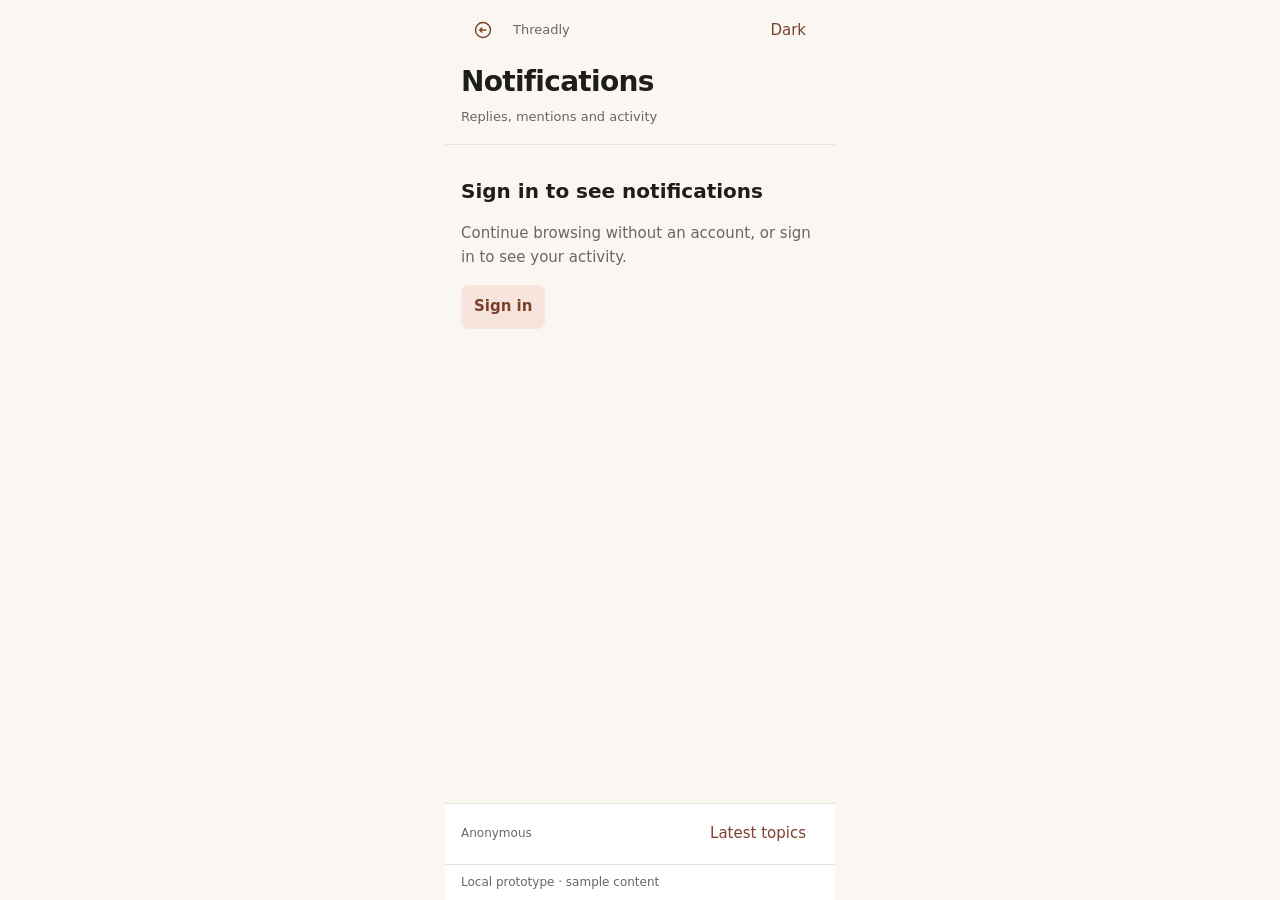
<file: design/prototype/mobile-notifications.html>
<!doctype html>
<html lang="en">
<head><meta charset="utf-8"><meta name="viewport" content="width=device-width,initial-scale=1,viewport-fit=cover"><meta name="color-scheme" content="light dark"><title>Threadly — Mobile notifications</title><link rel="stylesheet" href="shared.css"></head>
<body class="mobile" data-screen="notifications">
<div class="m-shell" id="app">
<header class="m-header" id="head"></header>
<main class="m-scroll" id="content" aria-label="notifications content"></main>
<footer class="m-bottom" id="bottom"></footer>
<p class="m-status" id="status" role="status" aria-live="polite">Local prototype · sample content</p>
</div>
<button type="button" class="m-jump" id="jump" aria-label="Jump to bottom of discussion" hidden><svg class="m-icon" viewBox="0 0 24 24" fill="none" stroke="currentColor" aria-hidden="true"><circle cx="12" cy="12" r="9"/><path d="M12 8v8m-3-3 3 3 3-3"/></svg><span>Bottom</span></button>
<dialog id="drawer" aria-labelledby="drawerTitle"><div class="m-dialog-body"><header class="m-dialog-head"><h2 id="drawerTitle">Browse</h2><button type="button" data-action="close-drawer">Done</button></header><div id="drawerContent"></div></div></dialog>
<dialog class="m-ai-sheet" id="aiDialog" aria-labelledby="aiTitle"><div class="m-dialog-body"><header class="m-dialog-head"><h2 id="aiTitle">Reading assistant</h2><button type="button" data-action="close-ai">Done</button></header><div class="m-segments" aria-label="Result type"><button type="button" id="summaryMode" data-action="summary" aria-pressed="true">Summary</button><button type="button" id="translationMode" data-action="translation" aria-pressed="false">Translation</button></div><div class="m-ai-result" id="aiResult" aria-live="polite"></div><p class="m-caption">AI output can be wrong — check the thread.<br>Sample result · no model connected.</p></div></dialog>
<noscript><p>Enable JavaScript to use this local prototype.</p></noscript>
<script>
(() => {
'use strict';
const $=id=>document.getElementById(id);
const escape=text=>String(text).replace(/[&<>"']/g,c=>({'&':'&amp;','<':'&lt;','>':'&gt;','"':'&quot;',"'":'&#39;'}[c]));
const paths={"i-search": "<circle cx=\"11\" cy=\"11\" r=\"7\"/><path d=\"m21 21-4.3-4.3\"/>", "i-tray": "<path d=\"M3 13h5l2 3h4l2-3h5\"/><path d=\"M5 5h14l2 8v6H3v-6z\"/>", "i-reply": "<path d=\"M21 15a2 2 0 0 1-2 2H7l-4 4V5a2 2 0 0 1 2-2h14a2 2 0 0 1 2 2z\"/>", "i-eye": "<path d=\"M2 12s3.5-7 10-7 10 7 10 7-3.5 7-10 7-10-7-10-7z\"/><circle cx=\"12\" cy=\"12\" r=\"3\"/>", "i-heart": "<path d=\"M19 14c1.5-1.5 2-3.2 2-4.5A4.5 4.5 0 0 0 12 6a4.5 4.5 0 0 0-9 3.5c0 1.3.5 3 2 4.5l7 7z\"/>", "i-side": "<rect x=\"3\" y=\"4\" width=\"18\" height=\"16\" rx=\"2\"/><path d=\"M9 4v16\"/>", "i-down": "<circle cx=\"12\" cy=\"12\" r=\"9\"/><path d=\"M12 8v8m-3-3 3 3 3-3\"/>", "i-person": "<circle cx=\"12\" cy=\"8\" r=\"4\"/><path d=\"M4 21c0-4 3.6-6 8-6s8 2 8 6\"/>", "i-bell": "<path d=\"M12 3a6 6 0 0 0-6 6v3l-2 4h16l-2-4V9a6 6 0 0 0-6-6zm-2 15a2 2 0 0 0 4 0z\"/>", "i-refresh": "<path d=\"M21 12a9 9 0 1 1-2.6-6.4\"/><path d=\"M21 3v6h-6\"/>", "i-star": "<path d=\"M12 3l2.4 6.6L21 12l-6.6 2.4L12 21l-2.4-6.6L3 12l6.6-2.4z\"/>", "i-translate": "<path d=\"M4 5h8M8 3v2c0 4-2 7-5 8\"/><path d=\"M6 9c1.5 3 4 5.5 7 6.5\"/><path d=\"m13 21 4.5-10L22 21m-7.5-3h6\"/>", "i-bubble": "<path d=\"M21 15a2 2 0 0 1-2 2H7l-4 4V5a2 2 0 0 1 2-2h14a2 2 0 0 1 2 2z\"/>", "i-globe": "<circle cx=\"12\" cy=\"12\" r=\"9\"/><path d=\"M3 12h18M12 3c2.5 2.5 4 5.5 4 9s-1.5 6.5-4 9c-2.5-2.5-4-5.5-4-9s1.5-6.5 4-9z\"/>", "i-at": "<circle cx=\"12\" cy=\"12\" r=\"4\"/><path d=\"M16 12v1.5a2.5 2.5 0 0 0 5 0V12a9 9 0 1 0-3.5 7.1\"/>", "i-quote": "<path d=\"M10 7H6a3 3 0 0 0-3 3v4a3 3 0 0 0 3 3h2v-4H5v-3a1 1 0 0 1 1-1h4zm11 0h-4a3 3 0 0 0-3 3v4a3 3 0 0 0 3 3h2v-4h-3v-3a1 1 0 0 1 1-1h4z\"/>", "i-pencil": "<path d=\"m16.5 3.5 4 4L8 20l-5 1 1-5zM14 6l4 4\"/>", "i-back": "<g transform=\"rotate(90 12 12)\"><circle cx=\"12\" cy=\"12\" r=\"9\"/><path d=\"M12 8v8m-3-3 3 3 3-3\"/></g>"};
function icon(name){return `<svg class="m-icon" viewBox="0 0 24 24" fill="none" stroke="currentColor" aria-hidden="true">${paths['i-'+name]||paths['i-reply']}</svg>`;}
const topics=[{"id": "release", "title": "Racket v8.16 released", "category": "Announcements", "replies": 42, "views": "1.2k", "likes": 56, "new": 12, "time": "2h", "date": "November 22, 2026 at 10:00"}, {"id": "typed", "title": "Typed Racket: why won't this refine on a hash of lists?", "category": "Racket", "replies": 9, "views": "310", "likes": 8, "new": 0, "time": "4h", "date": "November 22, 2026 at 10:00"}, {"id": "proxy", "title": "raco pkg install hangs behind a corporate proxy", "category": "General", "replies": 14, "views": "520", "likes": 12, "new": 0, "time": "6h", "date": "November 22, 2026 at 10:00"}, {"id": "perf", "title": "Performance of for/fold vs named let over large hashes", "category": "Racket", "replies": 47, "views": "1.3k", "likes": 31, "new": 0, "time": "9h", "date": "November 22, 2026 at 10:00"}, {"id": "contracts", "title": "Proposal: first-class contracts for rackunit checks", "category": "Internals", "replies": 33, "views": "890", "likes": 27, "new": 3, "time": "1d", "date": "November 22, 2026 at 10:00"}, {"id": "frame", "title": "ANN: data-frame 0.3 \u2014 group-by and pivot", "category": "Announcements", "replies": 6, "views": "210", "likes": 14, "new": 0, "time": "1d", "date": "November 22, 2026 at 10:00"}, {"id": "memory", "title": "How do you profile memory growth in long-running web servers?", "category": "General", "replies": 11, "views": "380", "likes": 5, "new": 0, "time": "2d", "date": "November 22, 2026 at 10:00"}, {"id": "survey", "title": "Community survey 2026 results", "category": "Meta", "replies": 18, "views": "760", "likes": 40, "new": 0, "time": "3d", "date": "November 22, 2026 at 10:00"}];
const samplePosts=[{"id": "p1", "author": "bogdan", "time": "Nov 9", "date": "November 9, 2026 at 10:00", "likes": 0, "html": "<p>Nobody's wrong here \u2014 the difference only shows once the accumulator is boxed. A named let over <code>hash-ref</code>/<code>hash-set!</code> pays a re-hash on every step, while <code>for/fold</code> keeps the accumulator in a register until the loop body forces it out.</p>\n            <pre><code>(for/fold ([acc 0])\n          ([k (in-hash-keys h)])\n  (+ acc (hash-ref h k)))</code></pre>"}, {"id": "p2", "author": "samr", "time": "Nov 9", "date": "November 9, 2026 at 10:00", "likes": 3, "html": "<aside class=\"quote\"><div class=\"title\">bogdan wrote:</div>\n              <p>A named let over <code>hash-ref</code>/<code>hash-set!</code> pays a re-hash on every step\u2026</p></aside>\n            <p>Is that true even when the fold result is a list you cons onto? I benchmarked both on a 2M-key hash and got within noise of each other.</p>"}, {"id": "p3", "author": "lexi", "time": "Nov 9", "date": "November 9, 2026 at 10:00", "likes": 0, "html": "<p>Within noise on cons, yes \u2014 but try accumulating into a mutable <code>box</code> and the gap opens up. See also the <a href=\"#reader-notes\">garbage-collector section</a> of the performance guide.</p>"}, {"id": "p4", "author": "bogdan", "time": "Nov 9", "date": "November 9, 2026 at 10:00", "likes": 0, "html": "<p>Right. The boxed case is exactly where <code>for/fold</code>'s named-update clauses earn their keep.</p>"}, {"id": "format", "author": "Threadly", "time": "Nov 22", "date": "November 22, 2026 at 10:00", "likes": 0, "html": "<p>Reader formatting sample. The elements below illustrate the existing cooked-HTML contract; they are not an additional forum reply.</p><aside class=\"onebox\"><div class=\"source\">Local reader reference</div><h4><a href=\"#reader-notes\">Reading continuity and formatting</a></h4><p>Code stays unbroken, quotes retain attribution, and wide tables scroll within the reading column.</p></aside><div class=\"table-scroll\" role=\"region\" aria-label=\"Formatting reference table, scroll horizontally\" tabindex=\"0\"><table><thead><tr><th>Element</th><th>Reading behavior</th><th>Reference</th></tr></thead><tbody><tr><td>Code block</td><td>Unbroken lines, horizontal scrolling</td><td>13px platform mono</td></tr><tr><td>Table</td><td>Contained horizontal overflow</td><td>Hairline row rules</td></tr><tr><td>Quote</td><td>Author and original text retained</td><td>Terracotta rail</td></tr></tbody></table></div><details id=\"reader-notes\"><summary>Reader formatting notes</summary><div class=\"contents\"><p>These elements follow the local reader design contract. The mobile column adapts to the available width while preserving the reading rhythm.</p></div></details><hr>"}];
const categories={Announcements:'#d98e2b',General:'#2596be',Racket:'#9d00ff',Internals:'#3f9e5f',Meta:'#8e8e8e'};
const initial=document.body.dataset.screen;
const scenario=new URLSearchParams(location.search).get('state')||'';
let saved={},persistent=true;
try{saved=JSON.parse(localStorage.getItem('threadly-mobile-v1')||'{}')||{};localStorage.setItem('threadly-mobile-probe','1');localStorage.removeItem('threadly-mobile-probe');}catch{persistent=false;}
const state={
 view:initial==='ai'?'thread':initial,topic:'perf',category:saved.category||'Latest',query:saved.query||'',
 auth:typeof saved.auth==='boolean'?saved.auth:['reply','notifications'].includes(initial),
 dark:typeof saved.dark==='boolean'?saved.dark:matchMedia('(prefers-color-scheme: dark)').matches,
 drafts:saved.drafts||{},extra:Array.isArray(saved.extra)?saved.extra:[],likes:saved.likes||{},
 positions:saved.positions||{},read:saved.read||{},loaded:saved.loaded||{},notificationRead:saved.notificationRead||[],
 batch:0,aiRequest:0,sendRequest:0,busy:false,history:[],pending:null,
 failLoad:scenario==='load-error',failMore:scenario==='more-error',failReply:scenario==='reply-error',failAI:scenario==='ai-error',expired:scenario==='session-expired',forceEmpty:scenario==='empty',authGeneration:0
};
let dialogTrigger=null,aiMode='summary';
const topic=()=>topics.find(t=>t.id===state.topic)||topics[3];
function allPosts(){return [...(state.topic==='perf'?samplePosts:[]),...state.extra.filter(p=>p.topic===state.topic).map(p=>({...p,html:`<p>${escape(p.text).replace(/\n/g,'<br>')}</p>`}))];}
function persist(){if(!persistent)return;try{localStorage.setItem('threadly-mobile-v1',JSON.stringify({auth:state.auth,dark:state.dark,drafts:state.drafts,extra:state.extra,likes:state.likes,positions:state.positions,read:state.read,loaded:state.loaded,notificationRead:state.notificationRead,category:state.category,query:state.query}));}catch{persistent=false;}}
function notice(text){$('status').textContent=text;}
function viewKey(){return state.view==='thread'?'thread:'+state.topic:state.view;}
function savePlace(){state.positions[viewKey()]=$('content').scrollTop;persist();}
function action(name,label,extra='',className=''){return `<button type="button" class="${className}" data-action="${name}" ${extra}>${label}</button>`;}
function header(title,subtitle=''){
 const back=state.view==='browse'?'<a class="m-button" href="../index.html" aria-label="Back to prototype navigation">'+icon('back')+'</a>':action('back',state.view==='reply'?'Cancel':icon('back'),`aria-label="${state.view==='reply'?'Cancel and keep draft':'Back'}"`,'m-icon-button');
 $('head').innerHTML=`<div class="m-nav">${back}<span class="m-brand m-grow">Threadly</span>${action('theme',state.dark?'Light':'Dark','aria-label="Switch to '+(state.dark?'light':'dark')+' theme"')}${state.view==='browse'?action('account',icon('person'),`aria-label="${state.auth?'Account and sign out':'Sign in'}"`,'m-icon-button'):''}</div><h1 id="screenTitle" tabindex="-1">${title}</h1>${subtitle?`<p class="m-subtitle">${subtitle}</p>`:''}`;
}
function go(view,options={}){
 savePlace();state.batch++;state.aiRequest++;state.sendRequest++;state.busy=false;
 if(!options.replace)state.history.push({view:state.view,topic:state.topic});
 if(options.topic)state.topic=options.topic;
 state.view=view;render();
 if(options.focus!==false)$('screenTitle').focus({preventScroll:true});
}
function back(){
 if(state.view==='reply')saveDraft();
 const prev=state.history.pop()||{view:state.view==='browse'?'browse':state.view==='reply'?'thread':'browse',topic:state.topic};
 savePlace();state.batch++;state.sendRequest++;state.busy=false;state.topic=prev.topic;state.view=prev.view;render();
 const target=state.view==='browse'?$('content').querySelector(`[data-topic="${state.topic}"]`):$('screenTitle');
 (target||$('screenTitle')).focus({preventScroll:true});
}
function render(){
 document.body.classList.toggle('dark',state.dark);
 $('jump').hidden=true;$('bottom').hidden=false;$('bottom').innerHTML='';
 if(state.view==='browse')renderBrowse();
 else if(state.view==='thread')renderThread();
 else if(state.view==='reply')renderReply();
 else if(state.view==='notifications')renderNotifications();
 else renderSignin();
 $('content').scrollTop=Number(state.positions[viewKey()])||0;
 persist();
 requestAnimationFrame(updateJump);
}
function renderBrowse(){
 header('Browse','Racket community');
 $('head').insertAdjacentHTML('beforeend',`<div class="m-search"><label for="search" aria-label="Search the archive">${icon('search')}</label><input id="search" type="search" placeholder="Search the archive" value="${escape(state.query)}" autocomplete="off">${action('clear-search','Clear','id="clearSearch"'+(!state.query?' hidden':''))}</div><div class="m-filter">${action('categories',icon('tray')+`<span>${escape(state.category)}</span>`,'aria-haspopup="dialog"')}<span id="topicCount" class="m-caption m-tabular"></span></div>`);
 $('content').innerHTML='<div id="topicRows"></div>';
 $('bottom').innerHTML=`<span class="m-caption">${state.auth?'Signed in as samr':'Read without an account'}</span>${state.auth?action('notifications',icon('reply')+'Notifications'):action('signin','Sign in')}`;
 renderTopicRows();
 $('search').addEventListener('input',event=>{state.query=event.target.value;state.forceEmpty=false;renderTopicRows();persist();});
}
function renderTopicRows(){
 const rows=topics.filter(t=>(state.category==='Latest'||t.category===state.category)&&(t.title+' '+t.category).toLowerCase().includes(state.query.toLowerCase().trim()));
 const visible=state.forceEmpty?[]:rows;
 $('topicCount').textContent=visible.length+' topics';$('clearSearch').hidden=!state.query;
 $('topicRows').innerHTML=visible.length?visible.map(t=>`<button type="button" class="m-topic" data-topic="${t.id}"><span class="m-topic-top"><span class="m-chip"><span class="m-dot" style="--category:${categories[t.category]}"></span>${t.category}</span><time class="m-caption m-tabular" title="${t.date}">${t.time}</time></span><span class="m-topic-title">${escape(t.title)}</span><span class="m-counts"><span aria-label="${t.replies+state.extra.filter(p=>p.topic===t.id).length} replies">${icon('reply')}${t.replies+state.extra.filter(p=>p.topic===t.id).length}</span><span aria-label="${t.views} views">${icon('eye')}${t.views}</span><span aria-label="${t.likes} likes">${icon('heart')}${t.likes}</span>${t.new&&!(state.read[t.id]>0)?`<span class="m-pill">${t.new} new</span>`:''}</span></button>`).join(''):`<div class="m-empty"><h2>Nothing here yet</h2><p>Try a different category or search the archive.</p>${action('reset','Show latest topics','','m-secondary')}</div>`;
}
function showCategories(trigger){
 dialogTrigger=trigger;
 $('drawerTitle').textContent='Browse';
 $('drawerContent').innerHTML=`<nav class="m-choices" aria-label="Browse sections">${state.auth?action('open-notifications',icon('reply')+'Notifications'):''}${['Latest',...Object.keys(categories)].map(name=>action('category',`${categories[name]?`<span class="m-dot" style="--category:${categories[name]}"></span>`:icon('tray')}<span>${name}</span>`,`data-category="${name}" aria-current="${name===state.category}"`)).join('')}</nav>`;
 $('drawer').showModal();
}
function closeDrawer(){ $('drawer').close();if(dialogTrigger?.isConnected)dialogTrigger.focus({preventScroll:true}); }
function threadHeader(){header('Discussion',topic().category);}
function renderThread(){
 threadHeader();
 if(state.failLoad){$('content').innerHTML=`<div class="m-empty"><h2>Couldn't open this thread</h2><p>Your place is saved. Retry here or return to the list.</p>${action('retry-thread','Retry','','m-primary')}${action('list','Back to list')}</div>`;$('bottom').innerHTML='<span class="m-caption">Loading failed · selection preserved</span>';return;}
 const posts=allPosts(),total=posts.length;
 const loaded=Math.min(total,Math.max(state.loaded[state.topic]||2,2));state.loaded[state.topic]=loaded;
 $('content').innerHTML=`<article class="m-reader"><h2 class="m-thread-title">${escape(topic().title)}</h2><p class="m-muted">${total?total+' sample posts':'Topic preview'} · ${topic().category}</p><div id="posts">${posts.slice(0,loaded).map(postMarkup).join('')}</div><div id="moreSlot"></div>${!total?`<div class="m-empty"><h2>Empty thread</h2><p>This local preview contains the topic title only. Return to Latest and open the performance discussion for the full reading sample.</p>${action('list','Back to list','','m-secondary')}</div>`:''}<div id="threadEnd" class="m-caption" tabindex="-1">${loaded===total&&total?'End of sample discussion':''}</div></article>`;
 renderMore();
 $('bottom').innerHTML=`<span class="m-caption m-tabular">${loaded} of ${total} posts</span>${action('ai',icon('star')+'AI','aria-haspopup="dialog"')}${state.auth?action('reply',icon('bubble')+'Reply','','m-primary'):action('signin','Sign in')}`;
}
function postMarkup(p,index){
 const key=state.topic+':'+p.id,liked=!!state.likes[key],n=(p.likes||0)+(liked?1:0);
 return `<section class="post" id="post-${escape(p.id)}" data-post-index="${index+1}"><div class="meta"><span class="avatar" aria-hidden="true">${escape(p.author.charAt(0))}</span><span class="author">${escape(p.author)}</span><span>#${index+1}</span><time title="${escape(p.date||'November 22, 2026 at 10:00')}">${escape(p.time||'Just now')}</time>${state.auth?action('like',icon('heart')+`<span>${n}</span>`,`data-post="${p.id}" aria-label="${liked?'Unlike':'Like'} post ${index+1}" aria-pressed="${liked}"`,'m-like'):`<span class="m-caption" style="margin-left:auto">${n} likes</span>`}</div><div class="cooked">${p.html}</div>${p.local?'<p class="m-caption">Local reply · not sent to the forum</p>':''}</section>`;
}
function renderMore(){
 const total=allPosts().length,loaded=state.loaded[state.topic]||0;
 $('moreSlot').innerHTML=loaded<total?`<div class="morebar"><span>Showing ${loaded} of ${total} posts</span>${action('more','Load more')}</div><p class="m-live" id="batchStatus" role="status"></p>`:'';
}
async function loadMore(button){
 if(state.busy)return;
 const token=++state.batch,id=state.topic;state.busy=true;button.disabled=true;button.textContent='Loading more…';$('batchStatus').textContent='Loading the next posts…';
 await new Promise(resolve=>setTimeout(resolve,480));
 if(token!==state.batch||state.view!=='thread'||id!==state.topic)return;
 state.busy=false;
 if(state.failMore){state.failMore=false;button.disabled=false;button.textContent='Retry';$('batchStatus').textContent='Couldn’t load more posts. Your place is safe. Retry this batch.';return;}
 const posts=allPosts(),before=state.loaded[id],after=Math.min(before+2,posts.length);
 $('posts').insertAdjacentHTML('beforeend',posts.slice(before,after).map((p,i)=>postMarkup(p,before+i)).join(''));
 state.loaded[id]=after;persist();renderMore();
 $('bottom').querySelector('.m-caption').textContent=`${after} of ${posts.length} posts`;
 $('threadEnd').textContent=after===posts.length?'End of sample discussion':'';
 notice('More posts loaded');
 // Keep focus at the appended batch when the original load control is removed.
 const focus=$('moreSlot').querySelector('button')||$('threadEnd');focus.focus({preventScroll:true});updateJump();
}
function updateJump(){
 if(state.view!=='thread'||state.failLoad){$('jump').hidden=true;return;}
 const el=$('content');$('jump').hidden=el.scrollHeight-el.clientHeight-el.scrollTop<24;
 const posts=Array.from(el.querySelectorAll('[data-post-index]'));
 const edge=el.getBoundingClientRect().bottom;
 let deepest=state.read[state.topic]||0;
 posts.forEach(post=>{if(post.getBoundingClientRect().bottom<=edge+8)deepest=Math.max(deepest,Number(post.dataset.postIndex));});
 state.read[state.topic]=deepest;
}
function requestReply(){if(!state.auth){state.pending='reply';go('signin');}else go('reply');}
function renderReply(){
 header('Reply',topic().category);
 if(!state.auth){$('content').innerHTML=`<div class="m-empty"><h2>Sign in to reply</h2><p>Your draft stays here while you sign in.</p>${action('signin-reply','Sign in','','m-primary')}</div>`;$('bottom').innerHTML='<span class="m-caption">Anonymous reading stays available</span>';return;}
 $('content').innerHTML=`<div class="m-reply-editor"><div class="m-reply-topic">${escape(topic().title)}</div><p>Markdown · as samr</p><label for="replyText">Your reply</label><textarea id="replyText" placeholder="Add to the conversation…">${escape(state.drafts[state.topic]||'')}</textarea><p id="draftStatus" role="status">${state.drafts[state.topic]?'Saved draft restored':'Your draft is kept if you cancel.'}</p><div class="m-error" id="replyError" role="alert" hidden></div></div>`;
 $('bottom').innerHTML=`<span class="m-caption">Local preview · not sent to forum</span>${action('send','Send reply','id="sendReply"'+(!(state.drafts[state.topic]||'').trim()?' disabled':''),'m-primary')}`;
 $('replyText').addEventListener('input',()=>{saveDraft();$('sendReply').disabled=!$('replyText').value.trim();});
}
function saveDraft(){if(!$('replyText'))return;state.drafts[state.topic]=$('replyText').value;persist();$('draftStatus').textContent=persistent?'Draft saved on this device':'Draft kept in this session only';}
async function sendReply(button){
 if(state.busy)return;
 const text=$('replyText').value.trim();if(!text)return;
 saveDraft();
 if(state.expired){state.expired=false;state.auth=false;state.authGeneration++;persist();renderReply();notice('Sample session expired · draft preserved');return;}
 const token=++state.sendRequest,id=state.topic,auth=state.authGeneration;state.busy=true;button.disabled=true;button.textContent='Sending…';$('replyText').disabled=true;$('replyError').hidden=true;
 await new Promise(resolve=>setTimeout(resolve,480));
 if(token!==state.sendRequest||state.view!=='reply'||id!==state.topic)return;
 state.busy=false;button.disabled=false;button.textContent='Send reply';$('replyText').disabled=false;
 if(state.failReply||!state.auth||auth!==state.authGeneration){state.failReply=false;$('replyError').hidden=false;$('replyError').textContent='Your reply wasn’t sent. Your draft is safe. Select Send reply to retry.';return;}
 state.extra.push({id:'local-'+Date.now(),topic:id,author:'samr',time:'Just now',likes:0,text,local:true});delete state.drafts[id];state.loaded[id]=allPosts().length;persist();
 state.view='thread';state.history=state.history.filter(item=>item.view!=='signin'&&item.view!=='reply');render();$('content').scrollTop=$('content').scrollHeight;notice('Reply added locally · no forum request made');
}
const notes=[{id:'n1',topic:'perf',who:'bogdan',type:'bubble',text:'replied to',time:'2h',unread:true},{id:'n2',topic:'typed',who:'lexi',type:'heart',text:'liked a post in',time:'5h',unread:true},{id:'n3',topic:'contracts',who:'samr',type:'at',text:'mentioned you in',time:'Nov 21',unread:false},{id:'n4',topic:'proxy',who:'bogdan',type:'reply',text:'quoted you in',time:'Nov 20',unread:false}];
function renderNotifications(){
 header('Notifications','Replies, mentions and activity');
 if(!state.auth){$('content').innerHTML=`<div class="m-empty"><h2>Sign in to see notifications</h2><p>Continue browsing without an account, or sign in to see your activity.</p>${action('signin-notes','Sign in','','m-primary')}</div>`;}
 else $('content').innerHTML=state.forceEmpty?'<div class="m-empty"><h2>No notifications.</h2><p>New replies and mentions will appear here.</p></div>':notes.map(n=>{const t=topics.find(t=>t.id===n.topic),unread=n.unread&&!state.notificationRead.includes(n.id);return `<button type="button" class="m-notification" data-note="${n.id}">${icon(n.type)}<span class="m-copy"><span class="m-caption">${unread?'<span class="m-unread" aria-label="Unread">● </span>':''}${n.who} ${n.text}</span><strong>${escape(t.title)}</strong><time class="m-caption m-tabular" title="November 22, 2026">${n.time}</time></span></button>`;}).join('');
 $('bottom').innerHTML=`<span class="m-caption">${state.auth?'Signed in as samr':'Anonymous'}</span>${action('list','Latest topics')}`;
}
function renderSignin(){
 header('Sign in','Connect your forum account');
 $('content').innerHTML=`<div class="m-form"><div class="m-stack"><h2>Approve in your browser</h2><p>Open the forum approval page, approve Threadly, then copy the code it shows.</p>${action('approval',icon('globe')+'Open approval page','','m-secondary')}</div><div><label class="m-label" for="approvalCode">Approval code</label><input class="m-input" id="approvalCode" type="text" autocomplete="off" autocapitalize="off" spellcheck="false" placeholder="Paste the code"><p class="m-caption" style="margin-top:8px">A code is required to complete sign-in.</p></div><div class="m-error" id="signinError" role="alert" hidden></div><p class="m-caption">This is a local approval preview. No credentials are sent to the forum. You can browse and read without signing in.</p></div>`;
 $('bottom').innerHTML=action('complete-signin','Complete sign-in','id="completeSignin" disabled','m-primary');
 $('approvalCode').addEventListener('input',event=>{$('completeSignin').disabled=!event.target.value.trim();$('signinError').hidden=true;});
 $('approvalCode').addEventListener('keydown',event=>{if(event.key==='Enter'&&!event.isComposing&&!event.repeat&&!$('completeSignin').disabled){event.preventDefault();completeSignin();}});
}
function showApproval(trigger){
 dialogTrigger=trigger;$('drawerTitle').textContent='Browser approval';
 $('drawerContent').innerHTML=`<div class="m-stack"><p>Approval preview · no real forum connection</p><p class="m-muted">Approve the sample account samr to try replies and notifications.</p>${action('approve','Approve sample access','','m-primary')}</div>`;$('drawer').showModal();
}
function completeSignin(){
 if($('approvalCode').value.trim()!=='THREADLY-DEMO'){$('signinError').hidden=false;$('signinError').textContent='This preview accepts the sample code only. Open the approval page to get it.';return;}
 state.auth=true;state.authGeneration++;persist();const next=state.pending||'browse';state.pending=null;state.history=state.history.filter(item=>item.view!=='signin'&&item.view!=='reply');go(next,{replace:true});notice('Sample account connected · local preview only');
}
function showAI(trigger){
 dialogTrigger=trigger||$('bottom').querySelector('[data-action="ai"]');aiMode='summary';$('aiDialog').showModal();loadAI();
}
async function loadAI(){
 const token=++state.aiRequest,id=state.topic;
 $('summaryMode').setAttribute('aria-pressed',String(aiMode==='summary'));$('translationMode').setAttribute('aria-pressed',String(aiMode==='translation'));
 $('aiResult').innerHTML='<p role="status">Preparing sample result…</p>';
 await new Promise(resolve=>setTimeout(resolve,420));
 if(token!==state.aiRequest||id!==state.topic||!$('aiDialog').open)return;
 if(state.failAI){state.failAI=false;$('aiResult').innerHTML=`<div class="m-stack"><p>Couldn’t prepare this result. Your thread stays open.</p>${action('retry-ai','Retry','','m-secondary')}</div>`;return;}
 if(state.topic!=='perf'){$('aiResult').textContent='No sample result is included for this topic. The performance discussion contains a reading-assistant example.';return;}
 $('aiResult').innerHTML=aiMode==='summary'?'<p>The thread compares named let and <code>for/fold</code> over large hashes.</p><ul><li>Participants discuss list accumulation versus a boxed accumulator.</li><li>Several replies compare benchmark observations.</li><li>Check the original discussion before relying on its claims.</li></ul>':'<p>Translation example · English</p><p>This thread discusses how named let and for/fold behave when processing large hashes. Participants distinguish list accumulators from boxed values and compare benchmark results.</p><p>This local example is not a live model translation.</p>';
}
function closeAI(){state.aiRequest++;$('aiDialog').close();if(dialogTrigger?.isConnected)dialogTrigger.focus({preventScroll:true});}
$('app').addEventListener('click',event=>{
 const row=event.target.closest('[data-topic]');if(row){go('thread',{topic:row.dataset.topic});return;}
 const note=event.target.closest('[data-note]');if(note){const n=notes.find(n=>n.id===note.dataset.note);if(!state.notificationRead.includes(n.id))state.notificationRead.push(n.id);go('thread',{topic:n.topic});return;}
 dispatch(event);
});
$('drawer').addEventListener('click',dispatch);$('aiDialog').addEventListener('click',dispatch);
function dispatch(event){
 const button=event.target.closest('[data-action]');if(!button||button.disabled)return;
 const act=button.dataset.action;
 if(act==='theme'){savePlace();state.dark=!state.dark;persist();document.body.classList.toggle('dark',state.dark);const b=$('head').querySelector('[data-action="theme"]');b.textContent=state.dark?'Light':'Dark';b.setAttribute('aria-label','Switch to '+(state.dark?'light':'dark')+' theme');}
 else if(act==='back')back();
 else if(act==='list')go('browse');
 else if(act==='categories')showCategories(button);
 else if(act==='close-drawer')closeDrawer();
 else if(act==='category'){closeDrawer();state.category=button.dataset.category;state.forceEmpty=false;renderBrowse();persist();$('head').querySelector('[data-action="categories"]').focus();}
 else if(act==='reset'){state.category='Latest';state.query='';state.forceEmpty=false;renderBrowse();persist();$('search').focus();}
 else if(act==='clear-search'){state.query='';$('search').value='';renderTopicRows();persist();$('search').focus();}
 else if(act==='signin'){go('signin');}
 else if(act==='signin-reply'){state.pending='reply';go('signin');}
 else if(act==='signin-notes'){state.pending='notifications';go('signin');}
 else if(act==='notifications'||act==='open-notifications'){if($('drawer').open)closeDrawer();go('notifications');}
 else if(act==='account'){if(state.auth){state.auth=false;state.authGeneration++;persist();render();notice('Signed out · drafts kept');}else go('signin');}
 else if(act==='reply')requestReply();
 else if(act==='send')sendReply(button);
 else if(act==='more')loadMore(button);
 else if(act==='retry-thread'){
  state.failLoad=false;const token=++state.batch;$('content').innerHTML='<div class="m-loading" role="status"><span class="m-bar"></span><span class="m-bar"></span><span class="m-bar"></span><p class="m-caption">Loading discussion…</p></div>';
  setTimeout(()=>{if(token===state.batch&&state.view==='thread'){renderThread();$('screenTitle').focus({preventScroll:true});updateJump();}},420);
 }
 else if(act==='like'){
  if(!state.auth)return;
  const key=state.topic+':'+button.dataset.post;state.likes[key]=!state.likes[key];persist();const p=allPosts().find(p=>p.id===button.dataset.post);button.setAttribute('aria-pressed',String(state.likes[key]));button.setAttribute('aria-label',(state.likes[key]?'Unlike':'Like')+' post '+button.closest('[data-post-index]')?.dataset.postIndex);button.innerHTML=icon('heart')+'<span>'+((p.likes||0)+(state.likes[key]?1:0))+'</span>';
 }
 else if(act==='ai')showAI(button);
 else if(act==='close-ai')closeAI();
 else if(act==='summary'||act==='translation'){aiMode=act;loadAI();}
 else if(act==='retry-ai')loadAI();
 else if(act==='approval')showApproval(button);
 else if(act==='approve'){$('drawerContent').innerHTML=`<div class="m-stack"><p class="m-muted">Sample access approved. Return to Threadly with this code.</p><p class="m-tabular">THREADLY-DEMO</p>${action('insert-code','Use sample code','','m-primary')}</div>`;}
 else if(act==='insert-code'){closeDrawer();$('approvalCode').value='THREADLY-DEMO';$('completeSignin').disabled=false;$('approvalCode').focus();}
 else if(act==='complete-signin')completeSignin();
}
$('content').addEventListener('scroll',()=>{updateJump();state.positions[viewKey()]=$('content').scrollTop;},{passive:true});
$('jump').addEventListener('click',()=>{$('content').scrollTo({top:$('content').scrollHeight,behavior:matchMedia('(prefers-reduced-motion: reduce)').matches?'instant':'smooth'});});
$('drawer').addEventListener('cancel',()=>{setTimeout(()=>{if(dialogTrigger?.isConnected)dialogTrigger.focus({preventScroll:true});},0);});
$('aiDialog').addEventListener('cancel',event=>{event.preventDefault();closeAI();});
$('content').addEventListener('click',event=>{
 const link=event.target.closest('a[href^="#"]');if(!link)return;
 event.preventDefault();const id=link.getAttribute('href').slice(1);
 if(id==='reader-notes'){state.loaded[state.topic]=allPosts().length;const pos=$('content').scrollTop;renderThread();$('content').scrollTop=pos;const target=$('reader-notes');if(target){target.open=true;target.scrollIntoView({block:'center'});target.querySelector('summary').focus({preventScroll:true});}}
});
window.addEventListener('pagehide',()=>{saveDraft();savePlace();state.batch++;state.aiRequest++;state.sendRequest++;});
render();
if(initial==='ai')showAI();
if(scenario==='loading'){state.failLoad=false;const token=++state.batch;$('content').innerHTML='<div class="m-loading" role="status"><span class="m-bar"></span><span class="m-bar"></span><span class="m-bar"></span><p class="m-caption">Loading…</p></div>';setTimeout(()=>{if(token===state.batch)render();},800);}
})();
</script>
</body></html>
</file>
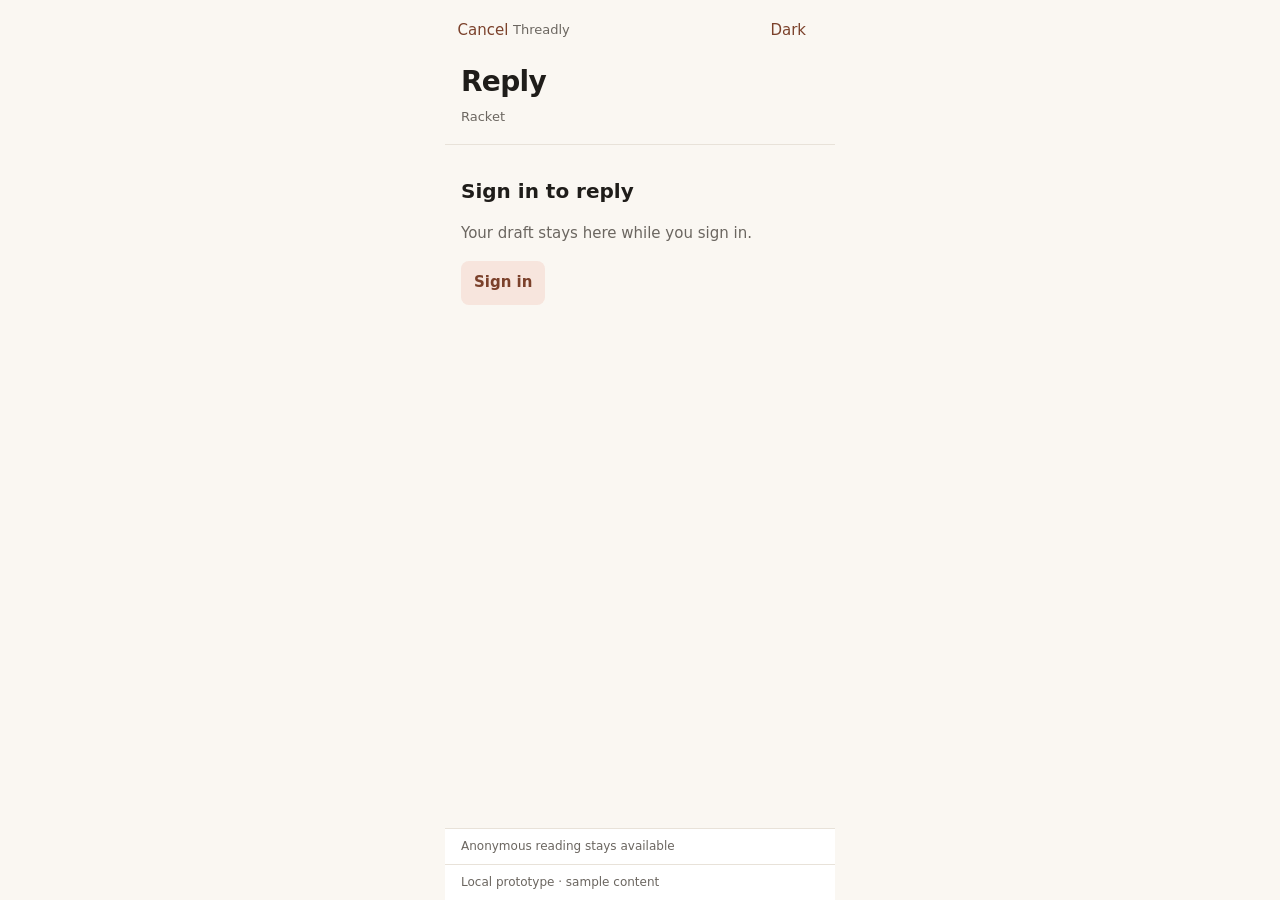
<file: design/prototype/mobile-reply.html>
<!doctype html>
<html lang="en">
<head><meta charset="utf-8"><meta name="viewport" content="width=device-width,initial-scale=1,viewport-fit=cover"><meta name="color-scheme" content="light dark"><title>Threadly — Mobile reply</title><link rel="stylesheet" href="shared.css"></head>
<body class="mobile" data-screen="reply">
<div class="m-shell" id="app">
<header class="m-header" id="head"></header>
<main class="m-scroll" id="content" aria-label="reply content"></main>
<footer class="m-bottom" id="bottom"></footer>
<p class="m-status" id="status" role="status" aria-live="polite">Local prototype · sample content</p>
</div>
<button type="button" class="m-jump" id="jump" aria-label="Jump to bottom of discussion" hidden><svg class="m-icon" viewBox="0 0 24 24" fill="none" stroke="currentColor" aria-hidden="true"><circle cx="12" cy="12" r="9"/><path d="M12 8v8m-3-3 3 3 3-3"/></svg><span>Bottom</span></button>
<dialog id="drawer" aria-labelledby="drawerTitle"><div class="m-dialog-body"><header class="m-dialog-head"><h2 id="drawerTitle">Browse</h2><button type="button" data-action="close-drawer">Done</button></header><div id="drawerContent"></div></div></dialog>
<dialog class="m-ai-sheet" id="aiDialog" aria-labelledby="aiTitle"><div class="m-dialog-body"><header class="m-dialog-head"><h2 id="aiTitle">Reading assistant</h2><button type="button" data-action="close-ai">Done</button></header><div class="m-segments" aria-label="Result type"><button type="button" id="summaryMode" data-action="summary" aria-pressed="true">Summary</button><button type="button" id="translationMode" data-action="translation" aria-pressed="false">Translation</button></div><div class="m-ai-result" id="aiResult" aria-live="polite"></div><p class="m-caption">AI output can be wrong — check the thread.<br>Sample result · no model connected.</p></div></dialog>
<noscript><p>Enable JavaScript to use this local prototype.</p></noscript>
<script>
(() => {
'use strict';
const $=id=>document.getElementById(id);
const escape=text=>String(text).replace(/[&<>"']/g,c=>({'&':'&amp;','<':'&lt;','>':'&gt;','"':'&quot;',"'":'&#39;'}[c]));
const paths={"i-search": "<circle cx=\"11\" cy=\"11\" r=\"7\"/><path d=\"m21 21-4.3-4.3\"/>", "i-tray": "<path d=\"M3 13h5l2 3h4l2-3h5\"/><path d=\"M5 5h14l2 8v6H3v-6z\"/>", "i-reply": "<path d=\"M21 15a2 2 0 0 1-2 2H7l-4 4V5a2 2 0 0 1 2-2h14a2 2 0 0 1 2 2z\"/>", "i-eye": "<path d=\"M2 12s3.5-7 10-7 10 7 10 7-3.5 7-10 7-10-7-10-7z\"/><circle cx=\"12\" cy=\"12\" r=\"3\"/>", "i-heart": "<path d=\"M19 14c1.5-1.5 2-3.2 2-4.5A4.5 4.5 0 0 0 12 6a4.5 4.5 0 0 0-9 3.5c0 1.3.5 3 2 4.5l7 7z\"/>", "i-side": "<rect x=\"3\" y=\"4\" width=\"18\" height=\"16\" rx=\"2\"/><path d=\"M9 4v16\"/>", "i-down": "<circle cx=\"12\" cy=\"12\" r=\"9\"/><path d=\"M12 8v8m-3-3 3 3 3-3\"/>", "i-person": "<circle cx=\"12\" cy=\"8\" r=\"4\"/><path d=\"M4 21c0-4 3.6-6 8-6s8 2 8 6\"/>", "i-bell": "<path d=\"M12 3a6 6 0 0 0-6 6v3l-2 4h16l-2-4V9a6 6 0 0 0-6-6zm-2 15a2 2 0 0 0 4 0z\"/>", "i-refresh": "<path d=\"M21 12a9 9 0 1 1-2.6-6.4\"/><path d=\"M21 3v6h-6\"/>", "i-star": "<path d=\"M12 3l2.4 6.6L21 12l-6.6 2.4L12 21l-2.4-6.6L3 12l6.6-2.4z\"/>", "i-translate": "<path d=\"M4 5h8M8 3v2c0 4-2 7-5 8\"/><path d=\"M6 9c1.5 3 4 5.5 7 6.5\"/><path d=\"m13 21 4.5-10L22 21m-7.5-3h6\"/>", "i-bubble": "<path d=\"M21 15a2 2 0 0 1-2 2H7l-4 4V5a2 2 0 0 1 2-2h14a2 2 0 0 1 2 2z\"/>", "i-globe": "<circle cx=\"12\" cy=\"12\" r=\"9\"/><path d=\"M3 12h18M12 3c2.5 2.5 4 5.5 4 9s-1.5 6.5-4 9c-2.5-2.5-4-5.5-4-9s1.5-6.5 4-9z\"/>", "i-at": "<circle cx=\"12\" cy=\"12\" r=\"4\"/><path d=\"M16 12v1.5a2.5 2.5 0 0 0 5 0V12a9 9 0 1 0-3.5 7.1\"/>", "i-quote": "<path d=\"M10 7H6a3 3 0 0 0-3 3v4a3 3 0 0 0 3 3h2v-4H5v-3a1 1 0 0 1 1-1h4zm11 0h-4a3 3 0 0 0-3 3v4a3 3 0 0 0 3 3h2v-4h-3v-3a1 1 0 0 1 1-1h4z\"/>", "i-pencil": "<path d=\"m16.5 3.5 4 4L8 20l-5 1 1-5zM14 6l4 4\"/>", "i-back": "<g transform=\"rotate(90 12 12)\"><circle cx=\"12\" cy=\"12\" r=\"9\"/><path d=\"M12 8v8m-3-3 3 3 3-3\"/></g>"};
function icon(name){return `<svg class="m-icon" viewBox="0 0 24 24" fill="none" stroke="currentColor" aria-hidden="true">${paths['i-'+name]||paths['i-reply']}</svg>`;}
const topics=[{"id": "release", "title": "Racket v8.16 released", "category": "Announcements", "replies": 42, "views": "1.2k", "likes": 56, "new": 12, "time": "2h", "date": "November 22, 2026 at 10:00"}, {"id": "typed", "title": "Typed Racket: why won't this refine on a hash of lists?", "category": "Racket", "replies": 9, "views": "310", "likes": 8, "new": 0, "time": "4h", "date": "November 22, 2026 at 10:00"}, {"id": "proxy", "title": "raco pkg install hangs behind a corporate proxy", "category": "General", "replies": 14, "views": "520", "likes": 12, "new": 0, "time": "6h", "date": "November 22, 2026 at 10:00"}, {"id": "perf", "title": "Performance of for/fold vs named let over large hashes", "category": "Racket", "replies": 47, "views": "1.3k", "likes": 31, "new": 0, "time": "9h", "date": "November 22, 2026 at 10:00"}, {"id": "contracts", "title": "Proposal: first-class contracts for rackunit checks", "category": "Internals", "replies": 33, "views": "890", "likes": 27, "new": 3, "time": "1d", "date": "November 22, 2026 at 10:00"}, {"id": "frame", "title": "ANN: data-frame 0.3 \u2014 group-by and pivot", "category": "Announcements", "replies": 6, "views": "210", "likes": 14, "new": 0, "time": "1d", "date": "November 22, 2026 at 10:00"}, {"id": "memory", "title": "How do you profile memory growth in long-running web servers?", "category": "General", "replies": 11, "views": "380", "likes": 5, "new": 0, "time": "2d", "date": "November 22, 2026 at 10:00"}, {"id": "survey", "title": "Community survey 2026 results", "category": "Meta", "replies": 18, "views": "760", "likes": 40, "new": 0, "time": "3d", "date": "November 22, 2026 at 10:00"}];
const samplePosts=[{"id": "p1", "author": "bogdan", "time": "Nov 9", "date": "November 9, 2026 at 10:00", "likes": 0, "html": "<p>Nobody's wrong here \u2014 the difference only shows once the accumulator is boxed. A named let over <code>hash-ref</code>/<code>hash-set!</code> pays a re-hash on every step, while <code>for/fold</code> keeps the accumulator in a register until the loop body forces it out.</p>\n            <pre><code>(for/fold ([acc 0])\n          ([k (in-hash-keys h)])\n  (+ acc (hash-ref h k)))</code></pre>"}, {"id": "p2", "author": "samr", "time": "Nov 9", "date": "November 9, 2026 at 10:00", "likes": 3, "html": "<aside class=\"quote\"><div class=\"title\">bogdan wrote:</div>\n              <p>A named let over <code>hash-ref</code>/<code>hash-set!</code> pays a re-hash on every step\u2026</p></aside>\n            <p>Is that true even when the fold result is a list you cons onto? I benchmarked both on a 2M-key hash and got within noise of each other.</p>"}, {"id": "p3", "author": "lexi", "time": "Nov 9", "date": "November 9, 2026 at 10:00", "likes": 0, "html": "<p>Within noise on cons, yes \u2014 but try accumulating into a mutable <code>box</code> and the gap opens up. See also the <a href=\"#reader-notes\">garbage-collector section</a> of the performance guide.</p>"}, {"id": "p4", "author": "bogdan", "time": "Nov 9", "date": "November 9, 2026 at 10:00", "likes": 0, "html": "<p>Right. The boxed case is exactly where <code>for/fold</code>'s named-update clauses earn their keep.</p>"}, {"id": "format", "author": "Threadly", "time": "Nov 22", "date": "November 22, 2026 at 10:00", "likes": 0, "html": "<p>Reader formatting sample. The elements below illustrate the existing cooked-HTML contract; they are not an additional forum reply.</p><aside class=\"onebox\"><div class=\"source\">Local reader reference</div><h4><a href=\"#reader-notes\">Reading continuity and formatting</a></h4><p>Code stays unbroken, quotes retain attribution, and wide tables scroll within the reading column.</p></aside><div class=\"table-scroll\" role=\"region\" aria-label=\"Formatting reference table, scroll horizontally\" tabindex=\"0\"><table><thead><tr><th>Element</th><th>Reading behavior</th><th>Reference</th></tr></thead><tbody><tr><td>Code block</td><td>Unbroken lines, horizontal scrolling</td><td>13px platform mono</td></tr><tr><td>Table</td><td>Contained horizontal overflow</td><td>Hairline row rules</td></tr><tr><td>Quote</td><td>Author and original text retained</td><td>Terracotta rail</td></tr></tbody></table></div><details id=\"reader-notes\"><summary>Reader formatting notes</summary><div class=\"contents\"><p>These elements follow the local reader design contract. The mobile column adapts to the available width while preserving the reading rhythm.</p></div></details><hr>"}];
const categories={Announcements:'#d98e2b',General:'#2596be',Racket:'#9d00ff',Internals:'#3f9e5f',Meta:'#8e8e8e'};
const initial=document.body.dataset.screen;
const scenario=new URLSearchParams(location.search).get('state')||'';
let saved={},persistent=true;
try{saved=JSON.parse(localStorage.getItem('threadly-mobile-v1')||'{}')||{};localStorage.setItem('threadly-mobile-probe','1');localStorage.removeItem('threadly-mobile-probe');}catch{persistent=false;}
const state={
 view:initial==='ai'?'thread':initial,topic:'perf',category:saved.category||'Latest',query:saved.query||'',
 auth:typeof saved.auth==='boolean'?saved.auth:['reply','notifications'].includes(initial),
 dark:typeof saved.dark==='boolean'?saved.dark:matchMedia('(prefers-color-scheme: dark)').matches,
 drafts:saved.drafts||{},extra:Array.isArray(saved.extra)?saved.extra:[],likes:saved.likes||{},
 positions:saved.positions||{},read:saved.read||{},loaded:saved.loaded||{},notificationRead:saved.notificationRead||[],
 batch:0,aiRequest:0,sendRequest:0,busy:false,history:[],pending:null,
 failLoad:scenario==='load-error',failMore:scenario==='more-error',failReply:scenario==='reply-error',failAI:scenario==='ai-error',expired:scenario==='session-expired',forceEmpty:scenario==='empty',authGeneration:0
};
let dialogTrigger=null,aiMode='summary';
const topic=()=>topics.find(t=>t.id===state.topic)||topics[3];
function allPosts(){return [...(state.topic==='perf'?samplePosts:[]),...state.extra.filter(p=>p.topic===state.topic).map(p=>({...p,html:`<p>${escape(p.text).replace(/\n/g,'<br>')}</p>`}))];}
function persist(){if(!persistent)return;try{localStorage.setItem('threadly-mobile-v1',JSON.stringify({auth:state.auth,dark:state.dark,drafts:state.drafts,extra:state.extra,likes:state.likes,positions:state.positions,read:state.read,loaded:state.loaded,notificationRead:state.notificationRead,category:state.category,query:state.query}));}catch{persistent=false;}}
function notice(text){$('status').textContent=text;}
function viewKey(){return state.view==='thread'?'thread:'+state.topic:state.view;}
function savePlace(){state.positions[viewKey()]=$('content').scrollTop;persist();}
function action(name,label,extra='',className=''){return `<button type="button" class="${className}" data-action="${name}" ${extra}>${label}</button>`;}
function header(title,subtitle=''){
 const back=state.view==='browse'?'<a class="m-button" href="../index.html" aria-label="Back to prototype navigation">'+icon('back')+'</a>':action('back',state.view==='reply'?'Cancel':icon('back'),`aria-label="${state.view==='reply'?'Cancel and keep draft':'Back'}"`,'m-icon-button');
 $('head').innerHTML=`<div class="m-nav">${back}<span class="m-brand m-grow">Threadly</span>${action('theme',state.dark?'Light':'Dark','aria-label="Switch to '+(state.dark?'light':'dark')+' theme"')}${state.view==='browse'?action('account',icon('person'),`aria-label="${state.auth?'Account and sign out':'Sign in'}"`,'m-icon-button'):''}</div><h1 id="screenTitle" tabindex="-1">${title}</h1>${subtitle?`<p class="m-subtitle">${subtitle}</p>`:''}`;
}
function go(view,options={}){
 savePlace();state.batch++;state.aiRequest++;state.sendRequest++;state.busy=false;
 if(!options.replace)state.history.push({view:state.view,topic:state.topic});
 if(options.topic)state.topic=options.topic;
 state.view=view;render();
 if(options.focus!==false)$('screenTitle').focus({preventScroll:true});
}
function back(){
 if(state.view==='reply')saveDraft();
 const prev=state.history.pop()||{view:state.view==='browse'?'browse':state.view==='reply'?'thread':'browse',topic:state.topic};
 savePlace();state.batch++;state.sendRequest++;state.busy=false;state.topic=prev.topic;state.view=prev.view;render();
 const target=state.view==='browse'?$('content').querySelector(`[data-topic="${state.topic}"]`):$('screenTitle');
 (target||$('screenTitle')).focus({preventScroll:true});
}
function render(){
 document.body.classList.toggle('dark',state.dark);
 $('jump').hidden=true;$('bottom').hidden=false;$('bottom').innerHTML='';
 if(state.view==='browse')renderBrowse();
 else if(state.view==='thread')renderThread();
 else if(state.view==='reply')renderReply();
 else if(state.view==='notifications')renderNotifications();
 else renderSignin();
 $('content').scrollTop=Number(state.positions[viewKey()])||0;
 persist();
 requestAnimationFrame(updateJump);
}
function renderBrowse(){
 header('Browse','Racket community');
 $('head').insertAdjacentHTML('beforeend',`<div class="m-search"><label for="search" aria-label="Search the archive">${icon('search')}</label><input id="search" type="search" placeholder="Search the archive" value="${escape(state.query)}" autocomplete="off">${action('clear-search','Clear','id="clearSearch"'+(!state.query?' hidden':''))}</div><div class="m-filter">${action('categories',icon('tray')+`<span>${escape(state.category)}</span>`,'aria-haspopup="dialog"')}<span id="topicCount" class="m-caption m-tabular"></span></div>`);
 $('content').innerHTML='<div id="topicRows"></div>';
 $('bottom').innerHTML=`<span class="m-caption">${state.auth?'Signed in as samr':'Read without an account'}</span>${state.auth?action('notifications',icon('reply')+'Notifications'):action('signin','Sign in')}`;
 renderTopicRows();
 $('search').addEventListener('input',event=>{state.query=event.target.value;state.forceEmpty=false;renderTopicRows();persist();});
}
function renderTopicRows(){
 const rows=topics.filter(t=>(state.category==='Latest'||t.category===state.category)&&(t.title+' '+t.category).toLowerCase().includes(state.query.toLowerCase().trim()));
 const visible=state.forceEmpty?[]:rows;
 $('topicCount').textContent=visible.length+' topics';$('clearSearch').hidden=!state.query;
 $('topicRows').innerHTML=visible.length?visible.map(t=>`<button type="button" class="m-topic" data-topic="${t.id}"><span class="m-topic-top"><span class="m-chip"><span class="m-dot" style="--category:${categories[t.category]}"></span>${t.category}</span><time class="m-caption m-tabular" title="${t.date}">${t.time}</time></span><span class="m-topic-title">${escape(t.title)}</span><span class="m-counts"><span aria-label="${t.replies+state.extra.filter(p=>p.topic===t.id).length} replies">${icon('reply')}${t.replies+state.extra.filter(p=>p.topic===t.id).length}</span><span aria-label="${t.views} views">${icon('eye')}${t.views}</span><span aria-label="${t.likes} likes">${icon('heart')}${t.likes}</span>${t.new&&!(state.read[t.id]>0)?`<span class="m-pill">${t.new} new</span>`:''}</span></button>`).join(''):`<div class="m-empty"><h2>Nothing here yet</h2><p>Try a different category or search the archive.</p>${action('reset','Show latest topics','','m-secondary')}</div>`;
}
function showCategories(trigger){
 dialogTrigger=trigger;
 $('drawerTitle').textContent='Browse';
 $('drawerContent').innerHTML=`<nav class="m-choices" aria-label="Browse sections">${state.auth?action('open-notifications',icon('reply')+'Notifications'):''}${['Latest',...Object.keys(categories)].map(name=>action('category',`${categories[name]?`<span class="m-dot" style="--category:${categories[name]}"></span>`:icon('tray')}<span>${name}</span>`,`data-category="${name}" aria-current="${name===state.category}"`)).join('')}</nav>`;
 $('drawer').showModal();
}
function closeDrawer(){ $('drawer').close();if(dialogTrigger?.isConnected)dialogTrigger.focus({preventScroll:true}); }
function threadHeader(){header('Discussion',topic().category);}
function renderThread(){
 threadHeader();
 if(state.failLoad){$('content').innerHTML=`<div class="m-empty"><h2>Couldn't open this thread</h2><p>Your place is saved. Retry here or return to the list.</p>${action('retry-thread','Retry','','m-primary')}${action('list','Back to list')}</div>`;$('bottom').innerHTML='<span class="m-caption">Loading failed · selection preserved</span>';return;}
 const posts=allPosts(),total=posts.length;
 const loaded=Math.min(total,Math.max(state.loaded[state.topic]||2,2));state.loaded[state.topic]=loaded;
 $('content').innerHTML=`<article class="m-reader"><h2 class="m-thread-title">${escape(topic().title)}</h2><p class="m-muted">${total?total+' sample posts':'Topic preview'} · ${topic().category}</p><div id="posts">${posts.slice(0,loaded).map(postMarkup).join('')}</div><div id="moreSlot"></div>${!total?`<div class="m-empty"><h2>Empty thread</h2><p>This local preview contains the topic title only. Return to Latest and open the performance discussion for the full reading sample.</p>${action('list','Back to list','','m-secondary')}</div>`:''}<div id="threadEnd" class="m-caption" tabindex="-1">${loaded===total&&total?'End of sample discussion':''}</div></article>`;
 renderMore();
 $('bottom').innerHTML=`<span class="m-caption m-tabular">${loaded} of ${total} posts</span>${action('ai',icon('star')+'AI','aria-haspopup="dialog"')}${state.auth?action('reply',icon('bubble')+'Reply','','m-primary'):action('signin','Sign in')}`;
}
function postMarkup(p,index){
 const key=state.topic+':'+p.id,liked=!!state.likes[key],n=(p.likes||0)+(liked?1:0);
 return `<section class="post" id="post-${escape(p.id)}" data-post-index="${index+1}"><div class="meta"><span class="avatar" aria-hidden="true">${escape(p.author.charAt(0))}</span><span class="author">${escape(p.author)}</span><span>#${index+1}</span><time title="${escape(p.date||'November 22, 2026 at 10:00')}">${escape(p.time||'Just now')}</time>${state.auth?action('like',icon('heart')+`<span>${n}</span>`,`data-post="${p.id}" aria-label="${liked?'Unlike':'Like'} post ${index+1}" aria-pressed="${liked}"`,'m-like'):`<span class="m-caption" style="margin-left:auto">${n} likes</span>`}</div><div class="cooked">${p.html}</div>${p.local?'<p class="m-caption">Local reply · not sent to the forum</p>':''}</section>`;
}
function renderMore(){
 const total=allPosts().length,loaded=state.loaded[state.topic]||0;
 $('moreSlot').innerHTML=loaded<total?`<div class="morebar"><span>Showing ${loaded} of ${total} posts</span>${action('more','Load more')}</div><p class="m-live" id="batchStatus" role="status"></p>`:'';
}
async function loadMore(button){
 if(state.busy)return;
 const token=++state.batch,id=state.topic;state.busy=true;button.disabled=true;button.textContent='Loading more…';$('batchStatus').textContent='Loading the next posts…';
 await new Promise(resolve=>setTimeout(resolve,480));
 if(token!==state.batch||state.view!=='thread'||id!==state.topic)return;
 state.busy=false;
 if(state.failMore){state.failMore=false;button.disabled=false;button.textContent='Retry';$('batchStatus').textContent='Couldn’t load more posts. Your place is safe. Retry this batch.';return;}
 const posts=allPosts(),before=state.loaded[id],after=Math.min(before+2,posts.length);
 $('posts').insertAdjacentHTML('beforeend',posts.slice(before,after).map((p,i)=>postMarkup(p,before+i)).join(''));
 state.loaded[id]=after;persist();renderMore();
 $('bottom').querySelector('.m-caption').textContent=`${after} of ${posts.length} posts`;
 $('threadEnd').textContent=after===posts.length?'End of sample discussion':'';
 notice('More posts loaded');
 // Keep focus at the appended batch when the original load control is removed.
 const focus=$('moreSlot').querySelector('button')||$('threadEnd');focus.focus({preventScroll:true});updateJump();
}
function updateJump(){
 if(state.view!=='thread'||state.failLoad){$('jump').hidden=true;return;}
 const el=$('content');$('jump').hidden=el.scrollHeight-el.clientHeight-el.scrollTop<24;
 const posts=Array.from(el.querySelectorAll('[data-post-index]'));
 const edge=el.getBoundingClientRect().bottom;
 let deepest=state.read[state.topic]||0;
 posts.forEach(post=>{if(post.getBoundingClientRect().bottom<=edge+8)deepest=Math.max(deepest,Number(post.dataset.postIndex));});
 state.read[state.topic]=deepest;
}
function requestReply(){if(!state.auth){state.pending='reply';go('signin');}else go('reply');}
function renderReply(){
 header('Reply',topic().category);
 if(!state.auth){$('content').innerHTML=`<div class="m-empty"><h2>Sign in to reply</h2><p>Your draft stays here while you sign in.</p>${action('signin-reply','Sign in','','m-primary')}</div>`;$('bottom').innerHTML='<span class="m-caption">Anonymous reading stays available</span>';return;}
 $('content').innerHTML=`<div class="m-reply-editor"><div class="m-reply-topic">${escape(topic().title)}</div><p>Markdown · as samr</p><label for="replyText">Your reply</label><textarea id="replyText" placeholder="Add to the conversation…">${escape(state.drafts[state.topic]||'')}</textarea><p id="draftStatus" role="status">${state.drafts[state.topic]?'Saved draft restored':'Your draft is kept if you cancel.'}</p><div class="m-error" id="replyError" role="alert" hidden></div></div>`;
 $('bottom').innerHTML=`<span class="m-caption">Local preview · not sent to forum</span>${action('send','Send reply','id="sendReply"'+(!(state.drafts[state.topic]||'').trim()?' disabled':''),'m-primary')}`;
 $('replyText').addEventListener('input',()=>{saveDraft();$('sendReply').disabled=!$('replyText').value.trim();});
}
function saveDraft(){if(!$('replyText'))return;state.drafts[state.topic]=$('replyText').value;persist();$('draftStatus').textContent=persistent?'Draft saved on this device':'Draft kept in this session only';}
async function sendReply(button){
 if(state.busy)return;
 const text=$('replyText').value.trim();if(!text)return;
 saveDraft();
 if(state.expired){state.expired=false;state.auth=false;state.authGeneration++;persist();renderReply();notice('Sample session expired · draft preserved');return;}
 const token=++state.sendRequest,id=state.topic,auth=state.authGeneration;state.busy=true;button.disabled=true;button.textContent='Sending…';$('replyText').disabled=true;$('replyError').hidden=true;
 await new Promise(resolve=>setTimeout(resolve,480));
 if(token!==state.sendRequest||state.view!=='reply'||id!==state.topic)return;
 state.busy=false;button.disabled=false;button.textContent='Send reply';$('replyText').disabled=false;
 if(state.failReply||!state.auth||auth!==state.authGeneration){state.failReply=false;$('replyError').hidden=false;$('replyError').textContent='Your reply wasn’t sent. Your draft is safe. Select Send reply to retry.';return;}
 state.extra.push({id:'local-'+Date.now(),topic:id,author:'samr',time:'Just now',likes:0,text,local:true});delete state.drafts[id];state.loaded[id]=allPosts().length;persist();
 state.view='thread';state.history=state.history.filter(item=>item.view!=='signin'&&item.view!=='reply');render();$('content').scrollTop=$('content').scrollHeight;notice('Reply added locally · no forum request made');
}
const notes=[{id:'n1',topic:'perf',who:'bogdan',type:'bubble',text:'replied to',time:'2h',unread:true},{id:'n2',topic:'typed',who:'lexi',type:'heart',text:'liked a post in',time:'5h',unread:true},{id:'n3',topic:'contracts',who:'samr',type:'at',text:'mentioned you in',time:'Nov 21',unread:false},{id:'n4',topic:'proxy',who:'bogdan',type:'reply',text:'quoted you in',time:'Nov 20',unread:false}];
function renderNotifications(){
 header('Notifications','Replies, mentions and activity');
 if(!state.auth){$('content').innerHTML=`<div class="m-empty"><h2>Sign in to see notifications</h2><p>Continue browsing without an account, or sign in to see your activity.</p>${action('signin-notes','Sign in','','m-primary')}</div>`;}
 else $('content').innerHTML=state.forceEmpty?'<div class="m-empty"><h2>No notifications.</h2><p>New replies and mentions will appear here.</p></div>':notes.map(n=>{const t=topics.find(t=>t.id===n.topic),unread=n.unread&&!state.notificationRead.includes(n.id);return `<button type="button" class="m-notification" data-note="${n.id}">${icon(n.type)}<span class="m-copy"><span class="m-caption">${unread?'<span class="m-unread" aria-label="Unread">● </span>':''}${n.who} ${n.text}</span><strong>${escape(t.title)}</strong><time class="m-caption m-tabular" title="November 22, 2026">${n.time}</time></span></button>`;}).join('');
 $('bottom').innerHTML=`<span class="m-caption">${state.auth?'Signed in as samr':'Anonymous'}</span>${action('list','Latest topics')}`;
}
function renderSignin(){
 header('Sign in','Connect your forum account');
 $('content').innerHTML=`<div class="m-form"><div class="m-stack"><h2>Approve in your browser</h2><p>Open the forum approval page, approve Threadly, then copy the code it shows.</p>${action('approval',icon('globe')+'Open approval page','','m-secondary')}</div><div><label class="m-label" for="approvalCode">Approval code</label><input class="m-input" id="approvalCode" type="text" autocomplete="off" autocapitalize="off" spellcheck="false" placeholder="Paste the code"><p class="m-caption" style="margin-top:8px">A code is required to complete sign-in.</p></div><div class="m-error" id="signinError" role="alert" hidden></div><p class="m-caption">This is a local approval preview. No credentials are sent to the forum. You can browse and read without signing in.</p></div>`;
 $('bottom').innerHTML=action('complete-signin','Complete sign-in','id="completeSignin" disabled','m-primary');
 $('approvalCode').addEventListener('input',event=>{$('completeSignin').disabled=!event.target.value.trim();$('signinError').hidden=true;});
 $('approvalCode').addEventListener('keydown',event=>{if(event.key==='Enter'&&!event.isComposing&&!event.repeat&&!$('completeSignin').disabled){event.preventDefault();completeSignin();}});
}
function showApproval(trigger){
 dialogTrigger=trigger;$('drawerTitle').textContent='Browser approval';
 $('drawerContent').innerHTML=`<div class="m-stack"><p>Approval preview · no real forum connection</p><p class="m-muted">Approve the sample account samr to try replies and notifications.</p>${action('approve','Approve sample access','','m-primary')}</div>`;$('drawer').showModal();
}
function completeSignin(){
 if($('approvalCode').value.trim()!=='THREADLY-DEMO'){$('signinError').hidden=false;$('signinError').textContent='This preview accepts the sample code only. Open the approval page to get it.';return;}
 state.auth=true;state.authGeneration++;persist();const next=state.pending||'browse';state.pending=null;state.history=state.history.filter(item=>item.view!=='signin'&&item.view!=='reply');go(next,{replace:true});notice('Sample account connected · local preview only');
}
function showAI(trigger){
 dialogTrigger=trigger||$('bottom').querySelector('[data-action="ai"]');aiMode='summary';$('aiDialog').showModal();loadAI();
}
async function loadAI(){
 const token=++state.aiRequest,id=state.topic;
 $('summaryMode').setAttribute('aria-pressed',String(aiMode==='summary'));$('translationMode').setAttribute('aria-pressed',String(aiMode==='translation'));
 $('aiResult').innerHTML='<p role="status">Preparing sample result…</p>';
 await new Promise(resolve=>setTimeout(resolve,420));
 if(token!==state.aiRequest||id!==state.topic||!$('aiDialog').open)return;
 if(state.failAI){state.failAI=false;$('aiResult').innerHTML=`<div class="m-stack"><p>Couldn’t prepare this result. Your thread stays open.</p>${action('retry-ai','Retry','','m-secondary')}</div>`;return;}
 if(state.topic!=='perf'){$('aiResult').textContent='No sample result is included for this topic. The performance discussion contains a reading-assistant example.';return;}
 $('aiResult').innerHTML=aiMode==='summary'?'<p>The thread compares named let and <code>for/fold</code> over large hashes.</p><ul><li>Participants discuss list accumulation versus a boxed accumulator.</li><li>Several replies compare benchmark observations.</li><li>Check the original discussion before relying on its claims.</li></ul>':'<p>Translation example · English</p><p>This thread discusses how named let and for/fold behave when processing large hashes. Participants distinguish list accumulators from boxed values and compare benchmark results.</p><p>This local example is not a live model translation.</p>';
}
function closeAI(){state.aiRequest++;$('aiDialog').close();if(dialogTrigger?.isConnected)dialogTrigger.focus({preventScroll:true});}
$('app').addEventListener('click',event=>{
 const row=event.target.closest('[data-topic]');if(row){go('thread',{topic:row.dataset.topic});return;}
 const note=event.target.closest('[data-note]');if(note){const n=notes.find(n=>n.id===note.dataset.note);if(!state.notificationRead.includes(n.id))state.notificationRead.push(n.id);go('thread',{topic:n.topic});return;}
 dispatch(event);
});
$('drawer').addEventListener('click',dispatch);$('aiDialog').addEventListener('click',dispatch);
function dispatch(event){
 const button=event.target.closest('[data-action]');if(!button||button.disabled)return;
 const act=button.dataset.action;
 if(act==='theme'){savePlace();state.dark=!state.dark;persist();document.body.classList.toggle('dark',state.dark);const b=$('head').querySelector('[data-action="theme"]');b.textContent=state.dark?'Light':'Dark';b.setAttribute('aria-label','Switch to '+(state.dark?'light':'dark')+' theme');}
 else if(act==='back')back();
 else if(act==='list')go('browse');
 else if(act==='categories')showCategories(button);
 else if(act==='close-drawer')closeDrawer();
 else if(act==='category'){closeDrawer();state.category=button.dataset.category;state.forceEmpty=false;renderBrowse();persist();$('head').querySelector('[data-action="categories"]').focus();}
 else if(act==='reset'){state.category='Latest';state.query='';state.forceEmpty=false;renderBrowse();persist();$('search').focus();}
 else if(act==='clear-search'){state.query='';$('search').value='';renderTopicRows();persist();$('search').focus();}
 else if(act==='signin'){go('signin');}
 else if(act==='signin-reply'){state.pending='reply';go('signin');}
 else if(act==='signin-notes'){state.pending='notifications';go('signin');}
 else if(act==='notifications'||act==='open-notifications'){if($('drawer').open)closeDrawer();go('notifications');}
 else if(act==='account'){if(state.auth){state.auth=false;state.authGeneration++;persist();render();notice('Signed out · drafts kept');}else go('signin');}
 else if(act==='reply')requestReply();
 else if(act==='send')sendReply(button);
 else if(act==='more')loadMore(button);
 else if(act==='retry-thread'){
  state.failLoad=false;const token=++state.batch;$('content').innerHTML='<div class="m-loading" role="status"><span class="m-bar"></span><span class="m-bar"></span><span class="m-bar"></span><p class="m-caption">Loading discussion…</p></div>';
  setTimeout(()=>{if(token===state.batch&&state.view==='thread'){renderThread();$('screenTitle').focus({preventScroll:true});updateJump();}},420);
 }
 else if(act==='like'){
  if(!state.auth)return;
  const key=state.topic+':'+button.dataset.post;state.likes[key]=!state.likes[key];persist();const p=allPosts().find(p=>p.id===button.dataset.post);button.setAttribute('aria-pressed',String(state.likes[key]));button.setAttribute('aria-label',(state.likes[key]?'Unlike':'Like')+' post '+button.closest('[data-post-index]')?.dataset.postIndex);button.innerHTML=icon('heart')+'<span>'+((p.likes||0)+(state.likes[key]?1:0))+'</span>';
 }
 else if(act==='ai')showAI(button);
 else if(act==='close-ai')closeAI();
 else if(act==='summary'||act==='translation'){aiMode=act;loadAI();}
 else if(act==='retry-ai')loadAI();
 else if(act==='approval')showApproval(button);
 else if(act==='approve'){$('drawerContent').innerHTML=`<div class="m-stack"><p class="m-muted">Sample access approved. Return to Threadly with this code.</p><p class="m-tabular">THREADLY-DEMO</p>${action('insert-code','Use sample code','','m-primary')}</div>`;}
 else if(act==='insert-code'){closeDrawer();$('approvalCode').value='THREADLY-DEMO';$('completeSignin').disabled=false;$('approvalCode').focus();}
 else if(act==='complete-signin')completeSignin();
}
$('content').addEventListener('scroll',()=>{updateJump();state.positions[viewKey()]=$('content').scrollTop;},{passive:true});
$('jump').addEventListener('click',()=>{$('content').scrollTo({top:$('content').scrollHeight,behavior:matchMedia('(prefers-reduced-motion: reduce)').matches?'instant':'smooth'});});
$('drawer').addEventListener('cancel',()=>{setTimeout(()=>{if(dialogTrigger?.isConnected)dialogTrigger.focus({preventScroll:true});},0);});
$('aiDialog').addEventListener('cancel',event=>{event.preventDefault();closeAI();});
$('content').addEventListener('click',event=>{
 const link=event.target.closest('a[href^="#"]');if(!link)return;
 event.preventDefault();const id=link.getAttribute('href').slice(1);
 if(id==='reader-notes'){state.loaded[state.topic]=allPosts().length;const pos=$('content').scrollTop;renderThread();$('content').scrollTop=pos;const target=$('reader-notes');if(target){target.open=true;target.scrollIntoView({block:'center'});target.querySelector('summary').focus({preventScroll:true});}}
});
window.addEventListener('pagehide',()=>{saveDraft();savePlace();state.batch++;state.aiRequest++;state.sendRequest++;});
render();
if(initial==='ai')showAI();
if(scenario==='loading'){state.failLoad=false;const token=++state.batch;$('content').innerHTML='<div class="m-loading" role="status"><span class="m-bar"></span><span class="m-bar"></span><span class="m-bar"></span><p class="m-caption">Loading…</p></div>';setTimeout(()=>{if(token===state.batch)render();},800);}
})();
</script>
</body></html>
</file>
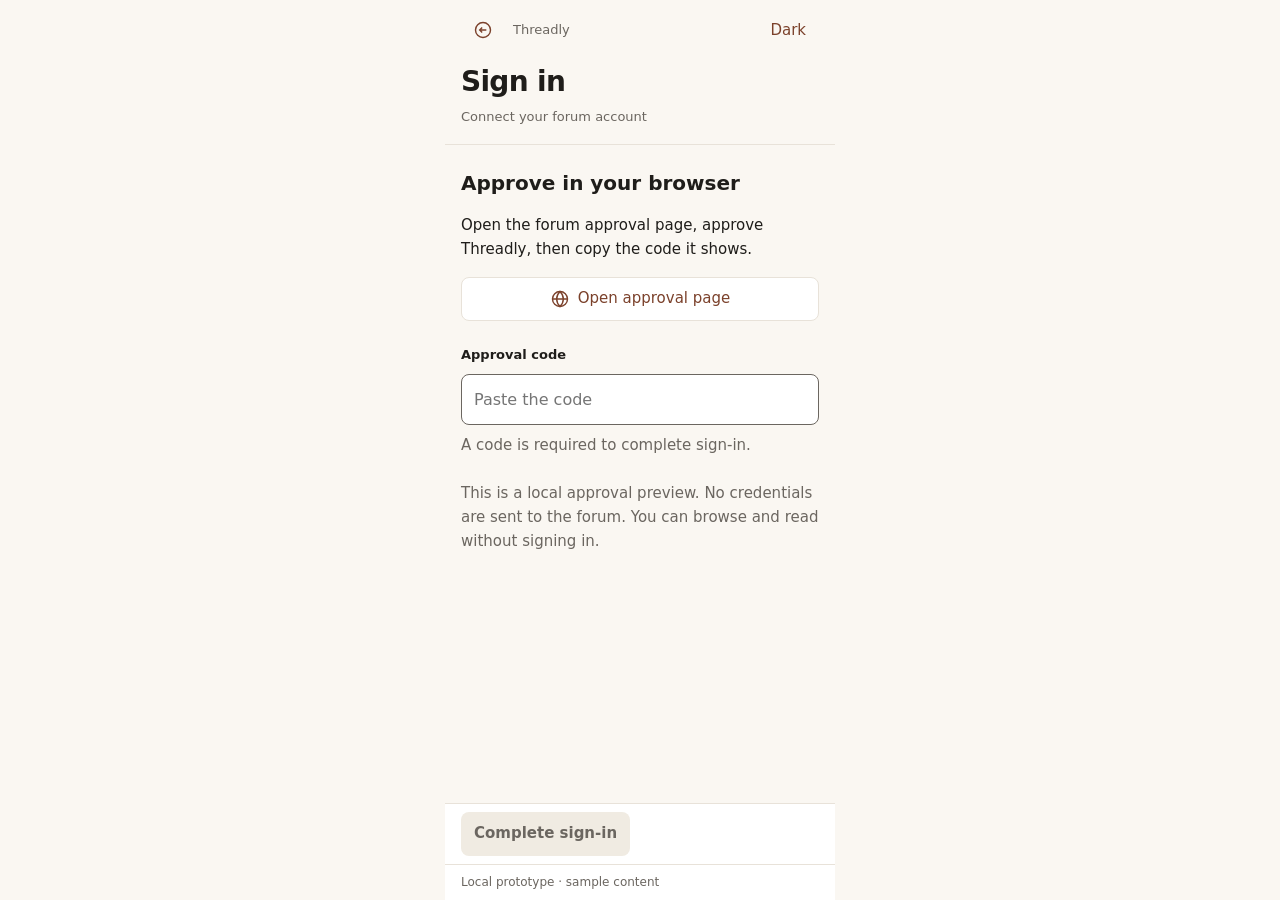
<file: design/prototype/mobile-signin.html>
<!doctype html>
<html lang="en">
<head><meta charset="utf-8"><meta name="viewport" content="width=device-width,initial-scale=1,viewport-fit=cover"><meta name="color-scheme" content="light dark"><title>Threadly — Mobile signin</title><link rel="stylesheet" href="shared.css"></head>
<body class="mobile" data-screen="signin">
<div class="m-shell" id="app">
<header class="m-header" id="head"></header>
<main class="m-scroll" id="content" aria-label="signin content"></main>
<footer class="m-bottom" id="bottom"></footer>
<p class="m-status" id="status" role="status" aria-live="polite">Local prototype · sample content</p>
</div>
<button type="button" class="m-jump" id="jump" aria-label="Jump to bottom of discussion" hidden><svg class="m-icon" viewBox="0 0 24 24" fill="none" stroke="currentColor" aria-hidden="true"><circle cx="12" cy="12" r="9"/><path d="M12 8v8m-3-3 3 3 3-3"/></svg><span>Bottom</span></button>
<dialog id="drawer" aria-labelledby="drawerTitle"><div class="m-dialog-body"><header class="m-dialog-head"><h2 id="drawerTitle">Browse</h2><button type="button" data-action="close-drawer">Done</button></header><div id="drawerContent"></div></div></dialog>
<dialog class="m-ai-sheet" id="aiDialog" aria-labelledby="aiTitle"><div class="m-dialog-body"><header class="m-dialog-head"><h2 id="aiTitle">Reading assistant</h2><button type="button" data-action="close-ai">Done</button></header><div class="m-segments" aria-label="Result type"><button type="button" id="summaryMode" data-action="summary" aria-pressed="true">Summary</button><button type="button" id="translationMode" data-action="translation" aria-pressed="false">Translation</button></div><div class="m-ai-result" id="aiResult" aria-live="polite"></div><p class="m-caption">AI output can be wrong — check the thread.<br>Sample result · no model connected.</p></div></dialog>
<noscript><p>Enable JavaScript to use this local prototype.</p></noscript>
<script>
(() => {
'use strict';
const $=id=>document.getElementById(id);
const escape=text=>String(text).replace(/[&<>"']/g,c=>({'&':'&amp;','<':'&lt;','>':'&gt;','"':'&quot;',"'":'&#39;'}[c]));
const paths={"i-search": "<circle cx=\"11\" cy=\"11\" r=\"7\"/><path d=\"m21 21-4.3-4.3\"/>", "i-tray": "<path d=\"M3 13h5l2 3h4l2-3h5\"/><path d=\"M5 5h14l2 8v6H3v-6z\"/>", "i-reply": "<path d=\"M21 15a2 2 0 0 1-2 2H7l-4 4V5a2 2 0 0 1 2-2h14a2 2 0 0 1 2 2z\"/>", "i-eye": "<path d=\"M2 12s3.5-7 10-7 10 7 10 7-3.5 7-10 7-10-7-10-7z\"/><circle cx=\"12\" cy=\"12\" r=\"3\"/>", "i-heart": "<path d=\"M19 14c1.5-1.5 2-3.2 2-4.5A4.5 4.5 0 0 0 12 6a4.5 4.5 0 0 0-9 3.5c0 1.3.5 3 2 4.5l7 7z\"/>", "i-side": "<rect x=\"3\" y=\"4\" width=\"18\" height=\"16\" rx=\"2\"/><path d=\"M9 4v16\"/>", "i-down": "<circle cx=\"12\" cy=\"12\" r=\"9\"/><path d=\"M12 8v8m-3-3 3 3 3-3\"/>", "i-person": "<circle cx=\"12\" cy=\"8\" r=\"4\"/><path d=\"M4 21c0-4 3.6-6 8-6s8 2 8 6\"/>", "i-bell": "<path d=\"M12 3a6 6 0 0 0-6 6v3l-2 4h16l-2-4V9a6 6 0 0 0-6-6zm-2 15a2 2 0 0 0 4 0z\"/>", "i-refresh": "<path d=\"M21 12a9 9 0 1 1-2.6-6.4\"/><path d=\"M21 3v6h-6\"/>", "i-star": "<path d=\"M12 3l2.4 6.6L21 12l-6.6 2.4L12 21l-2.4-6.6L3 12l6.6-2.4z\"/>", "i-translate": "<path d=\"M4 5h8M8 3v2c0 4-2 7-5 8\"/><path d=\"M6 9c1.5 3 4 5.5 7 6.5\"/><path d=\"m13 21 4.5-10L22 21m-7.5-3h6\"/>", "i-bubble": "<path d=\"M21 15a2 2 0 0 1-2 2H7l-4 4V5a2 2 0 0 1 2-2h14a2 2 0 0 1 2 2z\"/>", "i-globe": "<circle cx=\"12\" cy=\"12\" r=\"9\"/><path d=\"M3 12h18M12 3c2.5 2.5 4 5.5 4 9s-1.5 6.5-4 9c-2.5-2.5-4-5.5-4-9s1.5-6.5 4-9z\"/>", "i-at": "<circle cx=\"12\" cy=\"12\" r=\"4\"/><path d=\"M16 12v1.5a2.5 2.5 0 0 0 5 0V12a9 9 0 1 0-3.5 7.1\"/>", "i-quote": "<path d=\"M10 7H6a3 3 0 0 0-3 3v4a3 3 0 0 0 3 3h2v-4H5v-3a1 1 0 0 1 1-1h4zm11 0h-4a3 3 0 0 0-3 3v4a3 3 0 0 0 3 3h2v-4h-3v-3a1 1 0 0 1 1-1h4z\"/>", "i-pencil": "<path d=\"m16.5 3.5 4 4L8 20l-5 1 1-5zM14 6l4 4\"/>", "i-back": "<g transform=\"rotate(90 12 12)\"><circle cx=\"12\" cy=\"12\" r=\"9\"/><path d=\"M12 8v8m-3-3 3 3 3-3\"/></g>"};
function icon(name){return `<svg class="m-icon" viewBox="0 0 24 24" fill="none" stroke="currentColor" aria-hidden="true">${paths['i-'+name]||paths['i-reply']}</svg>`;}
const topics=[{"id": "release", "title": "Racket v8.16 released", "category": "Announcements", "replies": 42, "views": "1.2k", "likes": 56, "new": 12, "time": "2h", "date": "November 22, 2026 at 10:00"}, {"id": "typed", "title": "Typed Racket: why won't this refine on a hash of lists?", "category": "Racket", "replies": 9, "views": "310", "likes": 8, "new": 0, "time": "4h", "date": "November 22, 2026 at 10:00"}, {"id": "proxy", "title": "raco pkg install hangs behind a corporate proxy", "category": "General", "replies": 14, "views": "520", "likes": 12, "new": 0, "time": "6h", "date": "November 22, 2026 at 10:00"}, {"id": "perf", "title": "Performance of for/fold vs named let over large hashes", "category": "Racket", "replies": 47, "views": "1.3k", "likes": 31, "new": 0, "time": "9h", "date": "November 22, 2026 at 10:00"}, {"id": "contracts", "title": "Proposal: first-class contracts for rackunit checks", "category": "Internals", "replies": 33, "views": "890", "likes": 27, "new": 3, "time": "1d", "date": "November 22, 2026 at 10:00"}, {"id": "frame", "title": "ANN: data-frame 0.3 \u2014 group-by and pivot", "category": "Announcements", "replies": 6, "views": "210", "likes": 14, "new": 0, "time": "1d", "date": "November 22, 2026 at 10:00"}, {"id": "memory", "title": "How do you profile memory growth in long-running web servers?", "category": "General", "replies": 11, "views": "380", "likes": 5, "new": 0, "time": "2d", "date": "November 22, 2026 at 10:00"}, {"id": "survey", "title": "Community survey 2026 results", "category": "Meta", "replies": 18, "views": "760", "likes": 40, "new": 0, "time": "3d", "date": "November 22, 2026 at 10:00"}];
const samplePosts=[{"id": "p1", "author": "bogdan", "time": "Nov 9", "date": "November 9, 2026 at 10:00", "likes": 0, "html": "<p>Nobody's wrong here \u2014 the difference only shows once the accumulator is boxed. A named let over <code>hash-ref</code>/<code>hash-set!</code> pays a re-hash on every step, while <code>for/fold</code> keeps the accumulator in a register until the loop body forces it out.</p>\n            <pre><code>(for/fold ([acc 0])\n          ([k (in-hash-keys h)])\n  (+ acc (hash-ref h k)))</code></pre>"}, {"id": "p2", "author": "samr", "time": "Nov 9", "date": "November 9, 2026 at 10:00", "likes": 3, "html": "<aside class=\"quote\"><div class=\"title\">bogdan wrote:</div>\n              <p>A named let over <code>hash-ref</code>/<code>hash-set!</code> pays a re-hash on every step\u2026</p></aside>\n            <p>Is that true even when the fold result is a list you cons onto? I benchmarked both on a 2M-key hash and got within noise of each other.</p>"}, {"id": "p3", "author": "lexi", "time": "Nov 9", "date": "November 9, 2026 at 10:00", "likes": 0, "html": "<p>Within noise on cons, yes \u2014 but try accumulating into a mutable <code>box</code> and the gap opens up. See also the <a href=\"#reader-notes\">garbage-collector section</a> of the performance guide.</p>"}, {"id": "p4", "author": "bogdan", "time": "Nov 9", "date": "November 9, 2026 at 10:00", "likes": 0, "html": "<p>Right. The boxed case is exactly where <code>for/fold</code>'s named-update clauses earn their keep.</p>"}, {"id": "format", "author": "Threadly", "time": "Nov 22", "date": "November 22, 2026 at 10:00", "likes": 0, "html": "<p>Reader formatting sample. The elements below illustrate the existing cooked-HTML contract; they are not an additional forum reply.</p><aside class=\"onebox\"><div class=\"source\">Local reader reference</div><h4><a href=\"#reader-notes\">Reading continuity and formatting</a></h4><p>Code stays unbroken, quotes retain attribution, and wide tables scroll within the reading column.</p></aside><div class=\"table-scroll\" role=\"region\" aria-label=\"Formatting reference table, scroll horizontally\" tabindex=\"0\"><table><thead><tr><th>Element</th><th>Reading behavior</th><th>Reference</th></tr></thead><tbody><tr><td>Code block</td><td>Unbroken lines, horizontal scrolling</td><td>13px platform mono</td></tr><tr><td>Table</td><td>Contained horizontal overflow</td><td>Hairline row rules</td></tr><tr><td>Quote</td><td>Author and original text retained</td><td>Terracotta rail</td></tr></tbody></table></div><details id=\"reader-notes\"><summary>Reader formatting notes</summary><div class=\"contents\"><p>These elements follow the local reader design contract. The mobile column adapts to the available width while preserving the reading rhythm.</p></div></details><hr>"}];
const categories={Announcements:'#d98e2b',General:'#2596be',Racket:'#9d00ff',Internals:'#3f9e5f',Meta:'#8e8e8e'};
const initial=document.body.dataset.screen;
const scenario=new URLSearchParams(location.search).get('state')||'';
let saved={},persistent=true;
try{saved=JSON.parse(localStorage.getItem('threadly-mobile-v1')||'{}')||{};localStorage.setItem('threadly-mobile-probe','1');localStorage.removeItem('threadly-mobile-probe');}catch{persistent=false;}
const state={
 view:initial==='ai'?'thread':initial,topic:'perf',category:saved.category||'Latest',query:saved.query||'',
 auth:typeof saved.auth==='boolean'?saved.auth:['reply','notifications'].includes(initial),
 dark:typeof saved.dark==='boolean'?saved.dark:matchMedia('(prefers-color-scheme: dark)').matches,
 drafts:saved.drafts||{},extra:Array.isArray(saved.extra)?saved.extra:[],likes:saved.likes||{},
 positions:saved.positions||{},read:saved.read||{},loaded:saved.loaded||{},notificationRead:saved.notificationRead||[],
 batch:0,aiRequest:0,sendRequest:0,busy:false,history:[],pending:null,
 failLoad:scenario==='load-error',failMore:scenario==='more-error',failReply:scenario==='reply-error',failAI:scenario==='ai-error',expired:scenario==='session-expired',forceEmpty:scenario==='empty',authGeneration:0
};
let dialogTrigger=null,aiMode='summary';
const topic=()=>topics.find(t=>t.id===state.topic)||topics[3];
function allPosts(){return [...(state.topic==='perf'?samplePosts:[]),...state.extra.filter(p=>p.topic===state.topic).map(p=>({...p,html:`<p>${escape(p.text).replace(/\n/g,'<br>')}</p>`}))];}
function persist(){if(!persistent)return;try{localStorage.setItem('threadly-mobile-v1',JSON.stringify({auth:state.auth,dark:state.dark,drafts:state.drafts,extra:state.extra,likes:state.likes,positions:state.positions,read:state.read,loaded:state.loaded,notificationRead:state.notificationRead,category:state.category,query:state.query}));}catch{persistent=false;}}
function notice(text){$('status').textContent=text;}
function viewKey(){return state.view==='thread'?'thread:'+state.topic:state.view;}
function savePlace(){state.positions[viewKey()]=$('content').scrollTop;persist();}
function action(name,label,extra='',className=''){return `<button type="button" class="${className}" data-action="${name}" ${extra}>${label}</button>`;}
function header(title,subtitle=''){
 const back=state.view==='browse'?'<a class="m-button" href="../index.html" aria-label="Back to prototype navigation">'+icon('back')+'</a>':action('back',state.view==='reply'?'Cancel':icon('back'),`aria-label="${state.view==='reply'?'Cancel and keep draft':'Back'}"`,'m-icon-button');
 $('head').innerHTML=`<div class="m-nav">${back}<span class="m-brand m-grow">Threadly</span>${action('theme',state.dark?'Light':'Dark','aria-label="Switch to '+(state.dark?'light':'dark')+' theme"')}${state.view==='browse'?action('account',icon('person'),`aria-label="${state.auth?'Account and sign out':'Sign in'}"`,'m-icon-button'):''}</div><h1 id="screenTitle" tabindex="-1">${title}</h1>${subtitle?`<p class="m-subtitle">${subtitle}</p>`:''}`;
}
function go(view,options={}){
 savePlace();state.batch++;state.aiRequest++;state.sendRequest++;state.busy=false;
 if(!options.replace)state.history.push({view:state.view,topic:state.topic});
 if(options.topic)state.topic=options.topic;
 state.view=view;render();
 if(options.focus!==false)$('screenTitle').focus({preventScroll:true});
}
function back(){
 if(state.view==='reply')saveDraft();
 const prev=state.history.pop()||{view:state.view==='browse'?'browse':state.view==='reply'?'thread':'browse',topic:state.topic};
 savePlace();state.batch++;state.sendRequest++;state.busy=false;state.topic=prev.topic;state.view=prev.view;render();
 const target=state.view==='browse'?$('content').querySelector(`[data-topic="${state.topic}"]`):$('screenTitle');
 (target||$('screenTitle')).focus({preventScroll:true});
}
function render(){
 document.body.classList.toggle('dark',state.dark);
 $('jump').hidden=true;$('bottom').hidden=false;$('bottom').innerHTML='';
 if(state.view==='browse')renderBrowse();
 else if(state.view==='thread')renderThread();
 else if(state.view==='reply')renderReply();
 else if(state.view==='notifications')renderNotifications();
 else renderSignin();
 $('content').scrollTop=Number(state.positions[viewKey()])||0;
 persist();
 requestAnimationFrame(updateJump);
}
function renderBrowse(){
 header('Browse','Racket community');
 $('head').insertAdjacentHTML('beforeend',`<div class="m-search"><label for="search" aria-label="Search the archive">${icon('search')}</label><input id="search" type="search" placeholder="Search the archive" value="${escape(state.query)}" autocomplete="off">${action('clear-search','Clear','id="clearSearch"'+(!state.query?' hidden':''))}</div><div class="m-filter">${action('categories',icon('tray')+`<span>${escape(state.category)}</span>`,'aria-haspopup="dialog"')}<span id="topicCount" class="m-caption m-tabular"></span></div>`);
 $('content').innerHTML='<div id="topicRows"></div>';
 $('bottom').innerHTML=`<span class="m-caption">${state.auth?'Signed in as samr':'Read without an account'}</span>${state.auth?action('notifications',icon('reply')+'Notifications'):action('signin','Sign in')}`;
 renderTopicRows();
 $('search').addEventListener('input',event=>{state.query=event.target.value;state.forceEmpty=false;renderTopicRows();persist();});
}
function renderTopicRows(){
 const rows=topics.filter(t=>(state.category==='Latest'||t.category===state.category)&&(t.title+' '+t.category).toLowerCase().includes(state.query.toLowerCase().trim()));
 const visible=state.forceEmpty?[]:rows;
 $('topicCount').textContent=visible.length+' topics';$('clearSearch').hidden=!state.query;
 $('topicRows').innerHTML=visible.length?visible.map(t=>`<button type="button" class="m-topic" data-topic="${t.id}"><span class="m-topic-top"><span class="m-chip"><span class="m-dot" style="--category:${categories[t.category]}"></span>${t.category}</span><time class="m-caption m-tabular" title="${t.date}">${t.time}</time></span><span class="m-topic-title">${escape(t.title)}</span><span class="m-counts"><span aria-label="${t.replies+state.extra.filter(p=>p.topic===t.id).length} replies">${icon('reply')}${t.replies+state.extra.filter(p=>p.topic===t.id).length}</span><span aria-label="${t.views} views">${icon('eye')}${t.views}</span><span aria-label="${t.likes} likes">${icon('heart')}${t.likes}</span>${t.new&&!(state.read[t.id]>0)?`<span class="m-pill">${t.new} new</span>`:''}</span></button>`).join(''):`<div class="m-empty"><h2>Nothing here yet</h2><p>Try a different category or search the archive.</p>${action('reset','Show latest topics','','m-secondary')}</div>`;
}
function showCategories(trigger){
 dialogTrigger=trigger;
 $('drawerTitle').textContent='Browse';
 $('drawerContent').innerHTML=`<nav class="m-choices" aria-label="Browse sections">${state.auth?action('open-notifications',icon('reply')+'Notifications'):''}${['Latest',...Object.keys(categories)].map(name=>action('category',`${categories[name]?`<span class="m-dot" style="--category:${categories[name]}"></span>`:icon('tray')}<span>${name}</span>`,`data-category="${name}" aria-current="${name===state.category}"`)).join('')}</nav>`;
 $('drawer').showModal();
}
function closeDrawer(){ $('drawer').close();if(dialogTrigger?.isConnected)dialogTrigger.focus({preventScroll:true}); }
function threadHeader(){header('Discussion',topic().category);}
function renderThread(){
 threadHeader();
 if(state.failLoad){$('content').innerHTML=`<div class="m-empty"><h2>Couldn't open this thread</h2><p>Your place is saved. Retry here or return to the list.</p>${action('retry-thread','Retry','','m-primary')}${action('list','Back to list')}</div>`;$('bottom').innerHTML='<span class="m-caption">Loading failed · selection preserved</span>';return;}
 const posts=allPosts(),total=posts.length;
 const loaded=Math.min(total,Math.max(state.loaded[state.topic]||2,2));state.loaded[state.topic]=loaded;
 $('content').innerHTML=`<article class="m-reader"><h2 class="m-thread-title">${escape(topic().title)}</h2><p class="m-muted">${total?total+' sample posts':'Topic preview'} · ${topic().category}</p><div id="posts">${posts.slice(0,loaded).map(postMarkup).join('')}</div><div id="moreSlot"></div>${!total?`<div class="m-empty"><h2>Empty thread</h2><p>This local preview contains the topic title only. Return to Latest and open the performance discussion for the full reading sample.</p>${action('list','Back to list','','m-secondary')}</div>`:''}<div id="threadEnd" class="m-caption" tabindex="-1">${loaded===total&&total?'End of sample discussion':''}</div></article>`;
 renderMore();
 $('bottom').innerHTML=`<span class="m-caption m-tabular">${loaded} of ${total} posts</span>${action('ai',icon('star')+'AI','aria-haspopup="dialog"')}${state.auth?action('reply',icon('bubble')+'Reply','','m-primary'):action('signin','Sign in')}`;
}
function postMarkup(p,index){
 const key=state.topic+':'+p.id,liked=!!state.likes[key],n=(p.likes||0)+(liked?1:0);
 return `<section class="post" id="post-${escape(p.id)}" data-post-index="${index+1}"><div class="meta"><span class="avatar" aria-hidden="true">${escape(p.author.charAt(0))}</span><span class="author">${escape(p.author)}</span><span>#${index+1}</span><time title="${escape(p.date||'November 22, 2026 at 10:00')}">${escape(p.time||'Just now')}</time>${state.auth?action('like',icon('heart')+`<span>${n}</span>`,`data-post="${p.id}" aria-label="${liked?'Unlike':'Like'} post ${index+1}" aria-pressed="${liked}"`,'m-like'):`<span class="m-caption" style="margin-left:auto">${n} likes</span>`}</div><div class="cooked">${p.html}</div>${p.local?'<p class="m-caption">Local reply · not sent to the forum</p>':''}</section>`;
}
function renderMore(){
 const total=allPosts().length,loaded=state.loaded[state.topic]||0;
 $('moreSlot').innerHTML=loaded<total?`<div class="morebar"><span>Showing ${loaded} of ${total} posts</span>${action('more','Load more')}</div><p class="m-live" id="batchStatus" role="status"></p>`:'';
}
async function loadMore(button){
 if(state.busy)return;
 const token=++state.batch,id=state.topic;state.busy=true;button.disabled=true;button.textContent='Loading more…';$('batchStatus').textContent='Loading the next posts…';
 await new Promise(resolve=>setTimeout(resolve,480));
 if(token!==state.batch||state.view!=='thread'||id!==state.topic)return;
 state.busy=false;
 if(state.failMore){state.failMore=false;button.disabled=false;button.textContent='Retry';$('batchStatus').textContent='Couldn’t load more posts. Your place is safe. Retry this batch.';return;}
 const posts=allPosts(),before=state.loaded[id],after=Math.min(before+2,posts.length);
 $('posts').insertAdjacentHTML('beforeend',posts.slice(before,after).map((p,i)=>postMarkup(p,before+i)).join(''));
 state.loaded[id]=after;persist();renderMore();
 $('bottom').querySelector('.m-caption').textContent=`${after} of ${posts.length} posts`;
 $('threadEnd').textContent=after===posts.length?'End of sample discussion':'';
 notice('More posts loaded');
 // Keep focus at the appended batch when the original load control is removed.
 const focus=$('moreSlot').querySelector('button')||$('threadEnd');focus.focus({preventScroll:true});updateJump();
}
function updateJump(){
 if(state.view!=='thread'||state.failLoad){$('jump').hidden=true;return;}
 const el=$('content');$('jump').hidden=el.scrollHeight-el.clientHeight-el.scrollTop<24;
 const posts=Array.from(el.querySelectorAll('[data-post-index]'));
 const edge=el.getBoundingClientRect().bottom;
 let deepest=state.read[state.topic]||0;
 posts.forEach(post=>{if(post.getBoundingClientRect().bottom<=edge+8)deepest=Math.max(deepest,Number(post.dataset.postIndex));});
 state.read[state.topic]=deepest;
}
function requestReply(){if(!state.auth){state.pending='reply';go('signin');}else go('reply');}
function renderReply(){
 header('Reply',topic().category);
 if(!state.auth){$('content').innerHTML=`<div class="m-empty"><h2>Sign in to reply</h2><p>Your draft stays here while you sign in.</p>${action('signin-reply','Sign in','','m-primary')}</div>`;$('bottom').innerHTML='<span class="m-caption">Anonymous reading stays available</span>';return;}
 $('content').innerHTML=`<div class="m-reply-editor"><div class="m-reply-topic">${escape(topic().title)}</div><p>Markdown · as samr</p><label for="replyText">Your reply</label><textarea id="replyText" placeholder="Add to the conversation…">${escape(state.drafts[state.topic]||'')}</textarea><p id="draftStatus" role="status">${state.drafts[state.topic]?'Saved draft restored':'Your draft is kept if you cancel.'}</p><div class="m-error" id="replyError" role="alert" hidden></div></div>`;
 $('bottom').innerHTML=`<span class="m-caption">Local preview · not sent to forum</span>${action('send','Send reply','id="sendReply"'+(!(state.drafts[state.topic]||'').trim()?' disabled':''),'m-primary')}`;
 $('replyText').addEventListener('input',()=>{saveDraft();$('sendReply').disabled=!$('replyText').value.trim();});
}
function saveDraft(){if(!$('replyText'))return;state.drafts[state.topic]=$('replyText').value;persist();$('draftStatus').textContent=persistent?'Draft saved on this device':'Draft kept in this session only';}
async function sendReply(button){
 if(state.busy)return;
 const text=$('replyText').value.trim();if(!text)return;
 saveDraft();
 if(state.expired){state.expired=false;state.auth=false;state.authGeneration++;persist();renderReply();notice('Sample session expired · draft preserved');return;}
 const token=++state.sendRequest,id=state.topic,auth=state.authGeneration;state.busy=true;button.disabled=true;button.textContent='Sending…';$('replyText').disabled=true;$('replyError').hidden=true;
 await new Promise(resolve=>setTimeout(resolve,480));
 if(token!==state.sendRequest||state.view!=='reply'||id!==state.topic)return;
 state.busy=false;button.disabled=false;button.textContent='Send reply';$('replyText').disabled=false;
 if(state.failReply||!state.auth||auth!==state.authGeneration){state.failReply=false;$('replyError').hidden=false;$('replyError').textContent='Your reply wasn’t sent. Your draft is safe. Select Send reply to retry.';return;}
 state.extra.push({id:'local-'+Date.now(),topic:id,author:'samr',time:'Just now',likes:0,text,local:true});delete state.drafts[id];state.loaded[id]=allPosts().length;persist();
 state.view='thread';state.history=state.history.filter(item=>item.view!=='signin'&&item.view!=='reply');render();$('content').scrollTop=$('content').scrollHeight;notice('Reply added locally · no forum request made');
}
const notes=[{id:'n1',topic:'perf',who:'bogdan',type:'bubble',text:'replied to',time:'2h',unread:true},{id:'n2',topic:'typed',who:'lexi',type:'heart',text:'liked a post in',time:'5h',unread:true},{id:'n3',topic:'contracts',who:'samr',type:'at',text:'mentioned you in',time:'Nov 21',unread:false},{id:'n4',topic:'proxy',who:'bogdan',type:'reply',text:'quoted you in',time:'Nov 20',unread:false}];
function renderNotifications(){
 header('Notifications','Replies, mentions and activity');
 if(!state.auth){$('content').innerHTML=`<div class="m-empty"><h2>Sign in to see notifications</h2><p>Continue browsing without an account, or sign in to see your activity.</p>${action('signin-notes','Sign in','','m-primary')}</div>`;}
 else $('content').innerHTML=state.forceEmpty?'<div class="m-empty"><h2>No notifications.</h2><p>New replies and mentions will appear here.</p></div>':notes.map(n=>{const t=topics.find(t=>t.id===n.topic),unread=n.unread&&!state.notificationRead.includes(n.id);return `<button type="button" class="m-notification" data-note="${n.id}">${icon(n.type)}<span class="m-copy"><span class="m-caption">${unread?'<span class="m-unread" aria-label="Unread">● </span>':''}${n.who} ${n.text}</span><strong>${escape(t.title)}</strong><time class="m-caption m-tabular" title="November 22, 2026">${n.time}</time></span></button>`;}).join('');
 $('bottom').innerHTML=`<span class="m-caption">${state.auth?'Signed in as samr':'Anonymous'}</span>${action('list','Latest topics')}`;
}
function renderSignin(){
 header('Sign in','Connect your forum account');
 $('content').innerHTML=`<div class="m-form"><div class="m-stack"><h2>Approve in your browser</h2><p>Open the forum approval page, approve Threadly, then copy the code it shows.</p>${action('approval',icon('globe')+'Open approval page','','m-secondary')}</div><div><label class="m-label" for="approvalCode">Approval code</label><input class="m-input" id="approvalCode" type="text" autocomplete="off" autocapitalize="off" spellcheck="false" placeholder="Paste the code"><p class="m-caption" style="margin-top:8px">A code is required to complete sign-in.</p></div><div class="m-error" id="signinError" role="alert" hidden></div><p class="m-caption">This is a local approval preview. No credentials are sent to the forum. You can browse and read without signing in.</p></div>`;
 $('bottom').innerHTML=action('complete-signin','Complete sign-in','id="completeSignin" disabled','m-primary');
 $('approvalCode').addEventListener('input',event=>{$('completeSignin').disabled=!event.target.value.trim();$('signinError').hidden=true;});
 $('approvalCode').addEventListener('keydown',event=>{if(event.key==='Enter'&&!event.isComposing&&!event.repeat&&!$('completeSignin').disabled){event.preventDefault();completeSignin();}});
}
function showApproval(trigger){
 dialogTrigger=trigger;$('drawerTitle').textContent='Browser approval';
 $('drawerContent').innerHTML=`<div class="m-stack"><p>Approval preview · no real forum connection</p><p class="m-muted">Approve the sample account samr to try replies and notifications.</p>${action('approve','Approve sample access','','m-primary')}</div>`;$('drawer').showModal();
}
function completeSignin(){
 if($('approvalCode').value.trim()!=='THREADLY-DEMO'){$('signinError').hidden=false;$('signinError').textContent='This preview accepts the sample code only. Open the approval page to get it.';return;}
 state.auth=true;state.authGeneration++;persist();const next=state.pending||'browse';state.pending=null;state.history=state.history.filter(item=>item.view!=='signin'&&item.view!=='reply');go(next,{replace:true});notice('Sample account connected · local preview only');
}
function showAI(trigger){
 dialogTrigger=trigger||$('bottom').querySelector('[data-action="ai"]');aiMode='summary';$('aiDialog').showModal();loadAI();
}
async function loadAI(){
 const token=++state.aiRequest,id=state.topic;
 $('summaryMode').setAttribute('aria-pressed',String(aiMode==='summary'));$('translationMode').setAttribute('aria-pressed',String(aiMode==='translation'));
 $('aiResult').innerHTML='<p role="status">Preparing sample result…</p>';
 await new Promise(resolve=>setTimeout(resolve,420));
 if(token!==state.aiRequest||id!==state.topic||!$('aiDialog').open)return;
 if(state.failAI){state.failAI=false;$('aiResult').innerHTML=`<div class="m-stack"><p>Couldn’t prepare this result. Your thread stays open.</p>${action('retry-ai','Retry','','m-secondary')}</div>`;return;}
 if(state.topic!=='perf'){$('aiResult').textContent='No sample result is included for this topic. The performance discussion contains a reading-assistant example.';return;}
 $('aiResult').innerHTML=aiMode==='summary'?'<p>The thread compares named let and <code>for/fold</code> over large hashes.</p><ul><li>Participants discuss list accumulation versus a boxed accumulator.</li><li>Several replies compare benchmark observations.</li><li>Check the original discussion before relying on its claims.</li></ul>':'<p>Translation example · English</p><p>This thread discusses how named let and for/fold behave when processing large hashes. Participants distinguish list accumulators from boxed values and compare benchmark results.</p><p>This local example is not a live model translation.</p>';
}
function closeAI(){state.aiRequest++;$('aiDialog').close();if(dialogTrigger?.isConnected)dialogTrigger.focus({preventScroll:true});}
$('app').addEventListener('click',event=>{
 const row=event.target.closest('[data-topic]');if(row){go('thread',{topic:row.dataset.topic});return;}
 const note=event.target.closest('[data-note]');if(note){const n=notes.find(n=>n.id===note.dataset.note);if(!state.notificationRead.includes(n.id))state.notificationRead.push(n.id);go('thread',{topic:n.topic});return;}
 dispatch(event);
});
$('drawer').addEventListener('click',dispatch);$('aiDialog').addEventListener('click',dispatch);
function dispatch(event){
 const button=event.target.closest('[data-action]');if(!button||button.disabled)return;
 const act=button.dataset.action;
 if(act==='theme'){savePlace();state.dark=!state.dark;persist();document.body.classList.toggle('dark',state.dark);const b=$('head').querySelector('[data-action="theme"]');b.textContent=state.dark?'Light':'Dark';b.setAttribute('aria-label','Switch to '+(state.dark?'light':'dark')+' theme');}
 else if(act==='back')back();
 else if(act==='list')go('browse');
 else if(act==='categories')showCategories(button);
 else if(act==='close-drawer')closeDrawer();
 else if(act==='category'){closeDrawer();state.category=button.dataset.category;state.forceEmpty=false;renderBrowse();persist();$('head').querySelector('[data-action="categories"]').focus();}
 else if(act==='reset'){state.category='Latest';state.query='';state.forceEmpty=false;renderBrowse();persist();$('search').focus();}
 else if(act==='clear-search'){state.query='';$('search').value='';renderTopicRows();persist();$('search').focus();}
 else if(act==='signin'){go('signin');}
 else if(act==='signin-reply'){state.pending='reply';go('signin');}
 else if(act==='signin-notes'){state.pending='notifications';go('signin');}
 else if(act==='notifications'||act==='open-notifications'){if($('drawer').open)closeDrawer();go('notifications');}
 else if(act==='account'){if(state.auth){state.auth=false;state.authGeneration++;persist();render();notice('Signed out · drafts kept');}else go('signin');}
 else if(act==='reply')requestReply();
 else if(act==='send')sendReply(button);
 else if(act==='more')loadMore(button);
 else if(act==='retry-thread'){
  state.failLoad=false;const token=++state.batch;$('content').innerHTML='<div class="m-loading" role="status"><span class="m-bar"></span><span class="m-bar"></span><span class="m-bar"></span><p class="m-caption">Loading discussion…</p></div>';
  setTimeout(()=>{if(token===state.batch&&state.view==='thread'){renderThread();$('screenTitle').focus({preventScroll:true});updateJump();}},420);
 }
 else if(act==='like'){
  if(!state.auth)return;
  const key=state.topic+':'+button.dataset.post;state.likes[key]=!state.likes[key];persist();const p=allPosts().find(p=>p.id===button.dataset.post);button.setAttribute('aria-pressed',String(state.likes[key]));button.setAttribute('aria-label',(state.likes[key]?'Unlike':'Like')+' post '+button.closest('[data-post-index]')?.dataset.postIndex);button.innerHTML=icon('heart')+'<span>'+((p.likes||0)+(state.likes[key]?1:0))+'</span>';
 }
 else if(act==='ai')showAI(button);
 else if(act==='close-ai')closeAI();
 else if(act==='summary'||act==='translation'){aiMode=act;loadAI();}
 else if(act==='retry-ai')loadAI();
 else if(act==='approval')showApproval(button);
 else if(act==='approve'){$('drawerContent').innerHTML=`<div class="m-stack"><p class="m-muted">Sample access approved. Return to Threadly with this code.</p><p class="m-tabular">THREADLY-DEMO</p>${action('insert-code','Use sample code','','m-primary')}</div>`;}
 else if(act==='insert-code'){closeDrawer();$('approvalCode').value='THREADLY-DEMO';$('completeSignin').disabled=false;$('approvalCode').focus();}
 else if(act==='complete-signin')completeSignin();
}
$('content').addEventListener('scroll',()=>{updateJump();state.positions[viewKey()]=$('content').scrollTop;},{passive:true});
$('jump').addEventListener('click',()=>{$('content').scrollTo({top:$('content').scrollHeight,behavior:matchMedia('(prefers-reduced-motion: reduce)').matches?'instant':'smooth'});});
$('drawer').addEventListener('cancel',()=>{setTimeout(()=>{if(dialogTrigger?.isConnected)dialogTrigger.focus({preventScroll:true});},0);});
$('aiDialog').addEventListener('cancel',event=>{event.preventDefault();closeAI();});
$('content').addEventListener('click',event=>{
 const link=event.target.closest('a[href^="#"]');if(!link)return;
 event.preventDefault();const id=link.getAttribute('href').slice(1);
 if(id==='reader-notes'){state.loaded[state.topic]=allPosts().length;const pos=$('content').scrollTop;renderThread();$('content').scrollTop=pos;const target=$('reader-notes');if(target){target.open=true;target.scrollIntoView({block:'center'});target.querySelector('summary').focus({preventScroll:true});}}
});
window.addEventListener('pagehide',()=>{saveDraft();savePlace();state.batch++;state.aiRequest++;state.sendRequest++;});
render();
if(initial==='ai')showAI();
if(scenario==='loading'){state.failLoad=false;const token=++state.batch;$('content').innerHTML='<div class="m-loading" role="status"><span class="m-bar"></span><span class="m-bar"></span><span class="m-bar"></span><p class="m-caption">Loading…</p></div>';setTimeout(()=>{if(token===state.batch)render();},800);}
})();
</script>
</body></html>
</file>
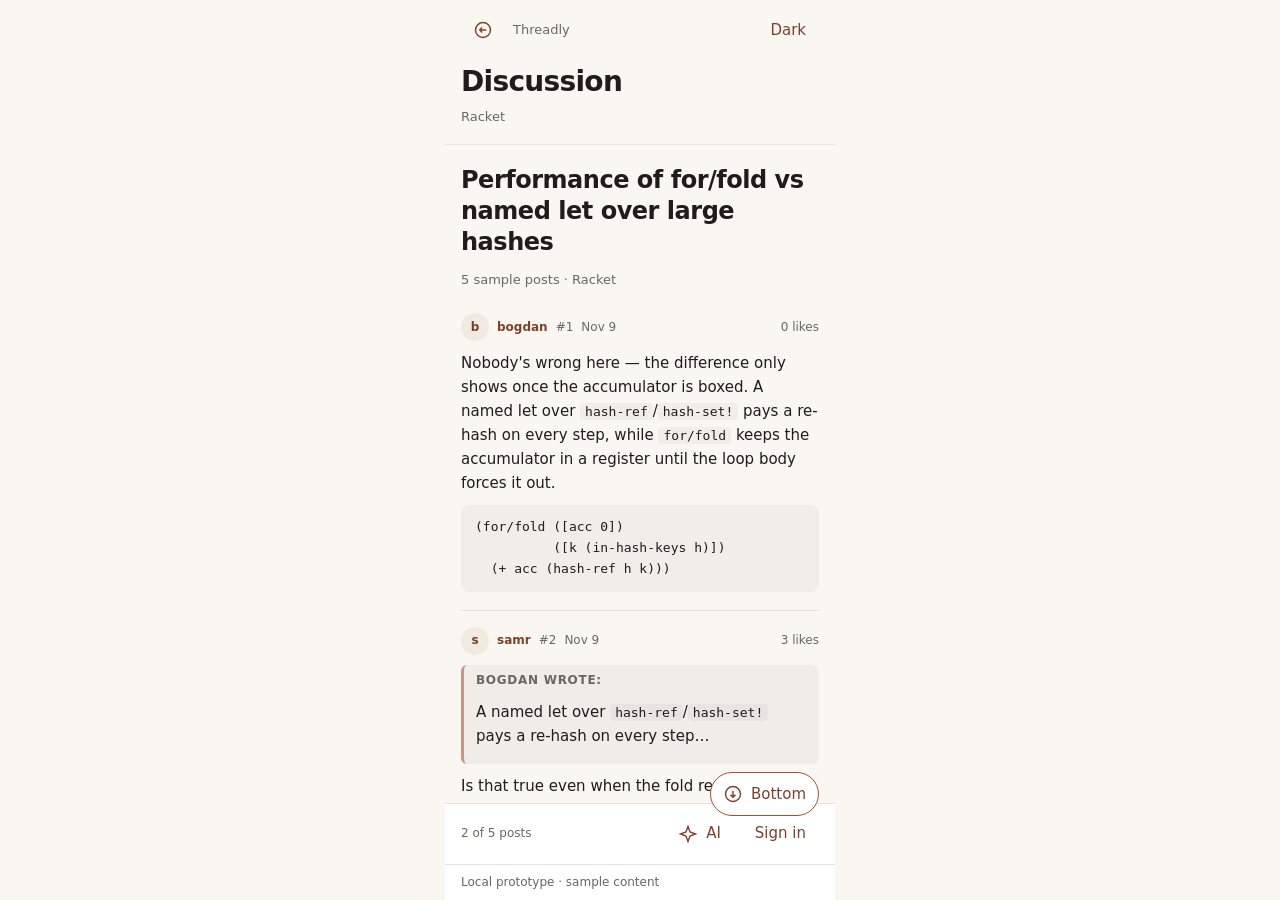
<file: design/prototype/mobile-thread.html>
<!doctype html>
<html lang="en">
<head><meta charset="utf-8"><meta name="viewport" content="width=device-width,initial-scale=1,viewport-fit=cover"><meta name="color-scheme" content="light dark"><title>Threadly — Mobile thread</title><link rel="stylesheet" href="shared.css"></head>
<body class="mobile" data-screen="thread">
<div class="m-shell" id="app">
<header class="m-header" id="head"></header>
<main class="m-scroll" id="content" aria-label="thread content"></main>
<footer class="m-bottom" id="bottom"></footer>
<p class="m-status" id="status" role="status" aria-live="polite">Local prototype · sample content</p>
</div>
<button type="button" class="m-jump" id="jump" aria-label="Jump to bottom of discussion" hidden><svg class="m-icon" viewBox="0 0 24 24" fill="none" stroke="currentColor" aria-hidden="true"><circle cx="12" cy="12" r="9"/><path d="M12 8v8m-3-3 3 3 3-3"/></svg><span>Bottom</span></button>
<dialog id="drawer" aria-labelledby="drawerTitle"><div class="m-dialog-body"><header class="m-dialog-head"><h2 id="drawerTitle">Browse</h2><button type="button" data-action="close-drawer">Done</button></header><div id="drawerContent"></div></div></dialog>
<dialog class="m-ai-sheet" id="aiDialog" aria-labelledby="aiTitle"><div class="m-dialog-body"><header class="m-dialog-head"><h2 id="aiTitle">Reading assistant</h2><button type="button" data-action="close-ai">Done</button></header><div class="m-segments" aria-label="Result type"><button type="button" id="summaryMode" data-action="summary" aria-pressed="true">Summary</button><button type="button" id="translationMode" data-action="translation" aria-pressed="false">Translation</button></div><div class="m-ai-result" id="aiResult" aria-live="polite"></div><p class="m-caption">AI output can be wrong — check the thread.<br>Sample result · no model connected.</p></div></dialog>
<noscript><p>Enable JavaScript to use this local prototype.</p></noscript>
<script>
(() => {
'use strict';
const $=id=>document.getElementById(id);
const escape=text=>String(text).replace(/[&<>"']/g,c=>({'&':'&amp;','<':'&lt;','>':'&gt;','"':'&quot;',"'":'&#39;'}[c]));
const paths={"i-search": "<circle cx=\"11\" cy=\"11\" r=\"7\"/><path d=\"m21 21-4.3-4.3\"/>", "i-tray": "<path d=\"M3 13h5l2 3h4l2-3h5\"/><path d=\"M5 5h14l2 8v6H3v-6z\"/>", "i-reply": "<path d=\"M21 15a2 2 0 0 1-2 2H7l-4 4V5a2 2 0 0 1 2-2h14a2 2 0 0 1 2 2z\"/>", "i-eye": "<path d=\"M2 12s3.5-7 10-7 10 7 10 7-3.5 7-10 7-10-7-10-7z\"/><circle cx=\"12\" cy=\"12\" r=\"3\"/>", "i-heart": "<path d=\"M19 14c1.5-1.5 2-3.2 2-4.5A4.5 4.5 0 0 0 12 6a4.5 4.5 0 0 0-9 3.5c0 1.3.5 3 2 4.5l7 7z\"/>", "i-side": "<rect x=\"3\" y=\"4\" width=\"18\" height=\"16\" rx=\"2\"/><path d=\"M9 4v16\"/>", "i-down": "<circle cx=\"12\" cy=\"12\" r=\"9\"/><path d=\"M12 8v8m-3-3 3 3 3-3\"/>", "i-person": "<circle cx=\"12\" cy=\"8\" r=\"4\"/><path d=\"M4 21c0-4 3.6-6 8-6s8 2 8 6\"/>", "i-bell": "<path d=\"M12 3a6 6 0 0 0-6 6v3l-2 4h16l-2-4V9a6 6 0 0 0-6-6zm-2 15a2 2 0 0 0 4 0z\"/>", "i-refresh": "<path d=\"M21 12a9 9 0 1 1-2.6-6.4\"/><path d=\"M21 3v6h-6\"/>", "i-star": "<path d=\"M12 3l2.4 6.6L21 12l-6.6 2.4L12 21l-2.4-6.6L3 12l6.6-2.4z\"/>", "i-translate": "<path d=\"M4 5h8M8 3v2c0 4-2 7-5 8\"/><path d=\"M6 9c1.5 3 4 5.5 7 6.5\"/><path d=\"m13 21 4.5-10L22 21m-7.5-3h6\"/>", "i-bubble": "<path d=\"M21 15a2 2 0 0 1-2 2H7l-4 4V5a2 2 0 0 1 2-2h14a2 2 0 0 1 2 2z\"/>", "i-globe": "<circle cx=\"12\" cy=\"12\" r=\"9\"/><path d=\"M3 12h18M12 3c2.5 2.5 4 5.5 4 9s-1.5 6.5-4 9c-2.5-2.5-4-5.5-4-9s1.5-6.5 4-9z\"/>", "i-at": "<circle cx=\"12\" cy=\"12\" r=\"4\"/><path d=\"M16 12v1.5a2.5 2.5 0 0 0 5 0V12a9 9 0 1 0-3.5 7.1\"/>", "i-quote": "<path d=\"M10 7H6a3 3 0 0 0-3 3v4a3 3 0 0 0 3 3h2v-4H5v-3a1 1 0 0 1 1-1h4zm11 0h-4a3 3 0 0 0-3 3v4a3 3 0 0 0 3 3h2v-4h-3v-3a1 1 0 0 1 1-1h4z\"/>", "i-pencil": "<path d=\"m16.5 3.5 4 4L8 20l-5 1 1-5zM14 6l4 4\"/>", "i-back": "<g transform=\"rotate(90 12 12)\"><circle cx=\"12\" cy=\"12\" r=\"9\"/><path d=\"M12 8v8m-3-3 3 3 3-3\"/></g>"};
function icon(name){return `<svg class="m-icon" viewBox="0 0 24 24" fill="none" stroke="currentColor" aria-hidden="true">${paths['i-'+name]||paths['i-reply']}</svg>`;}
const topics=[{"id": "release", "title": "Racket v8.16 released", "category": "Announcements", "replies": 42, "views": "1.2k", "likes": 56, "new": 12, "time": "2h", "date": "November 22, 2026 at 10:00"}, {"id": "typed", "title": "Typed Racket: why won't this refine on a hash of lists?", "category": "Racket", "replies": 9, "views": "310", "likes": 8, "new": 0, "time": "4h", "date": "November 22, 2026 at 10:00"}, {"id": "proxy", "title": "raco pkg install hangs behind a corporate proxy", "category": "General", "replies": 14, "views": "520", "likes": 12, "new": 0, "time": "6h", "date": "November 22, 2026 at 10:00"}, {"id": "perf", "title": "Performance of for/fold vs named let over large hashes", "category": "Racket", "replies": 47, "views": "1.3k", "likes": 31, "new": 0, "time": "9h", "date": "November 22, 2026 at 10:00"}, {"id": "contracts", "title": "Proposal: first-class contracts for rackunit checks", "category": "Internals", "replies": 33, "views": "890", "likes": 27, "new": 3, "time": "1d", "date": "November 22, 2026 at 10:00"}, {"id": "frame", "title": "ANN: data-frame 0.3 \u2014 group-by and pivot", "category": "Announcements", "replies": 6, "views": "210", "likes": 14, "new": 0, "time": "1d", "date": "November 22, 2026 at 10:00"}, {"id": "memory", "title": "How do you profile memory growth in long-running web servers?", "category": "General", "replies": 11, "views": "380", "likes": 5, "new": 0, "time": "2d", "date": "November 22, 2026 at 10:00"}, {"id": "survey", "title": "Community survey 2026 results", "category": "Meta", "replies": 18, "views": "760", "likes": 40, "new": 0, "time": "3d", "date": "November 22, 2026 at 10:00"}];
const samplePosts=[{"id": "p1", "author": "bogdan", "time": "Nov 9", "date": "November 9, 2026 at 10:00", "likes": 0, "html": "<p>Nobody's wrong here \u2014 the difference only shows once the accumulator is boxed. A named let over <code>hash-ref</code>/<code>hash-set!</code> pays a re-hash on every step, while <code>for/fold</code> keeps the accumulator in a register until the loop body forces it out.</p>\n            <pre><code>(for/fold ([acc 0])\n          ([k (in-hash-keys h)])\n  (+ acc (hash-ref h k)))</code></pre>"}, {"id": "p2", "author": "samr", "time": "Nov 9", "date": "November 9, 2026 at 10:00", "likes": 3, "html": "<aside class=\"quote\"><div class=\"title\">bogdan wrote:</div>\n              <p>A named let over <code>hash-ref</code>/<code>hash-set!</code> pays a re-hash on every step\u2026</p></aside>\n            <p>Is that true even when the fold result is a list you cons onto? I benchmarked both on a 2M-key hash and got within noise of each other.</p>"}, {"id": "p3", "author": "lexi", "time": "Nov 9", "date": "November 9, 2026 at 10:00", "likes": 0, "html": "<p>Within noise on cons, yes \u2014 but try accumulating into a mutable <code>box</code> and the gap opens up. See also the <a href=\"#reader-notes\">garbage-collector section</a> of the performance guide.</p>"}, {"id": "p4", "author": "bogdan", "time": "Nov 9", "date": "November 9, 2026 at 10:00", "likes": 0, "html": "<p>Right. The boxed case is exactly where <code>for/fold</code>'s named-update clauses earn their keep.</p>"}, {"id": "format", "author": "Threadly", "time": "Nov 22", "date": "November 22, 2026 at 10:00", "likes": 0, "html": "<p>Reader formatting sample. The elements below illustrate the existing cooked-HTML contract; they are not an additional forum reply.</p><aside class=\"onebox\"><div class=\"source\">Local reader reference</div><h4><a href=\"#reader-notes\">Reading continuity and formatting</a></h4><p>Code stays unbroken, quotes retain attribution, and wide tables scroll within the reading column.</p></aside><div class=\"table-scroll\" role=\"region\" aria-label=\"Formatting reference table, scroll horizontally\" tabindex=\"0\"><table><thead><tr><th>Element</th><th>Reading behavior</th><th>Reference</th></tr></thead><tbody><tr><td>Code block</td><td>Unbroken lines, horizontal scrolling</td><td>13px platform mono</td></tr><tr><td>Table</td><td>Contained horizontal overflow</td><td>Hairline row rules</td></tr><tr><td>Quote</td><td>Author and original text retained</td><td>Terracotta rail</td></tr></tbody></table></div><details id=\"reader-notes\"><summary>Reader formatting notes</summary><div class=\"contents\"><p>These elements follow the local reader design contract. The mobile column adapts to the available width while preserving the reading rhythm.</p></div></details><hr>"}];
const categories={Announcements:'#d98e2b',General:'#2596be',Racket:'#9d00ff',Internals:'#3f9e5f',Meta:'#8e8e8e'};
const initial=document.body.dataset.screen;
const scenario=new URLSearchParams(location.search).get('state')||'';
let saved={},persistent=true;
try{saved=JSON.parse(localStorage.getItem('threadly-mobile-v1')||'{}')||{};localStorage.setItem('threadly-mobile-probe','1');localStorage.removeItem('threadly-mobile-probe');}catch{persistent=false;}
const state={
 view:initial==='ai'?'thread':initial,topic:'perf',category:saved.category||'Latest',query:saved.query||'',
 auth:typeof saved.auth==='boolean'?saved.auth:['reply','notifications'].includes(initial),
 dark:typeof saved.dark==='boolean'?saved.dark:matchMedia('(prefers-color-scheme: dark)').matches,
 drafts:saved.drafts||{},extra:Array.isArray(saved.extra)?saved.extra:[],likes:saved.likes||{},
 positions:saved.positions||{},read:saved.read||{},loaded:saved.loaded||{},notificationRead:saved.notificationRead||[],
 batch:0,aiRequest:0,sendRequest:0,busy:false,history:[],pending:null,
 failLoad:scenario==='load-error',failMore:scenario==='more-error',failReply:scenario==='reply-error',failAI:scenario==='ai-error',expired:scenario==='session-expired',forceEmpty:scenario==='empty',authGeneration:0
};
let dialogTrigger=null,aiMode='summary';
const topic=()=>topics.find(t=>t.id===state.topic)||topics[3];
function allPosts(){return [...(state.topic==='perf'?samplePosts:[]),...state.extra.filter(p=>p.topic===state.topic).map(p=>({...p,html:`<p>${escape(p.text).replace(/\n/g,'<br>')}</p>`}))];}
function persist(){if(!persistent)return;try{localStorage.setItem('threadly-mobile-v1',JSON.stringify({auth:state.auth,dark:state.dark,drafts:state.drafts,extra:state.extra,likes:state.likes,positions:state.positions,read:state.read,loaded:state.loaded,notificationRead:state.notificationRead,category:state.category,query:state.query}));}catch{persistent=false;}}
function notice(text){$('status').textContent=text;}
function viewKey(){return state.view==='thread'?'thread:'+state.topic:state.view;}
function savePlace(){state.positions[viewKey()]=$('content').scrollTop;persist();}
function action(name,label,extra='',className=''){return `<button type="button" class="${className}" data-action="${name}" ${extra}>${label}</button>`;}
function header(title,subtitle=''){
 const back=state.view==='browse'?'<a class="m-button" href="../index.html" aria-label="Back to prototype navigation">'+icon('back')+'</a>':action('back',state.view==='reply'?'Cancel':icon('back'),`aria-label="${state.view==='reply'?'Cancel and keep draft':'Back'}"`,'m-icon-button');
 $('head').innerHTML=`<div class="m-nav">${back}<span class="m-brand m-grow">Threadly</span>${action('theme',state.dark?'Light':'Dark','aria-label="Switch to '+(state.dark?'light':'dark')+' theme"')}${state.view==='browse'?action('account',icon('person'),`aria-label="${state.auth?'Account and sign out':'Sign in'}"`,'m-icon-button'):''}</div><h1 id="screenTitle" tabindex="-1">${title}</h1>${subtitle?`<p class="m-subtitle">${subtitle}</p>`:''}`;
}
function go(view,options={}){
 savePlace();state.batch++;state.aiRequest++;state.sendRequest++;state.busy=false;
 if(!options.replace)state.history.push({view:state.view,topic:state.topic});
 if(options.topic)state.topic=options.topic;
 state.view=view;render();
 if(options.focus!==false)$('screenTitle').focus({preventScroll:true});
}
function back(){
 if(state.view==='reply')saveDraft();
 const prev=state.history.pop()||{view:state.view==='browse'?'browse':state.view==='reply'?'thread':'browse',topic:state.topic};
 savePlace();state.batch++;state.sendRequest++;state.busy=false;state.topic=prev.topic;state.view=prev.view;render();
 const target=state.view==='browse'?$('content').querySelector(`[data-topic="${state.topic}"]`):$('screenTitle');
 (target||$('screenTitle')).focus({preventScroll:true});
}
function render(){
 document.body.classList.toggle('dark',state.dark);
 $('jump').hidden=true;$('bottom').hidden=false;$('bottom').innerHTML='';
 if(state.view==='browse')renderBrowse();
 else if(state.view==='thread')renderThread();
 else if(state.view==='reply')renderReply();
 else if(state.view==='notifications')renderNotifications();
 else renderSignin();
 $('content').scrollTop=Number(state.positions[viewKey()])||0;
 persist();
 requestAnimationFrame(updateJump);
}
function renderBrowse(){
 header('Browse','Racket community');
 $('head').insertAdjacentHTML('beforeend',`<div class="m-search"><label for="search" aria-label="Search the archive">${icon('search')}</label><input id="search" type="search" placeholder="Search the archive" value="${escape(state.query)}" autocomplete="off">${action('clear-search','Clear','id="clearSearch"'+(!state.query?' hidden':''))}</div><div class="m-filter">${action('categories',icon('tray')+`<span>${escape(state.category)}</span>`,'aria-haspopup="dialog"')}<span id="topicCount" class="m-caption m-tabular"></span></div>`);
 $('content').innerHTML='<div id="topicRows"></div>';
 $('bottom').innerHTML=`<span class="m-caption">${state.auth?'Signed in as samr':'Read without an account'}</span>${state.auth?action('notifications',icon('reply')+'Notifications'):action('signin','Sign in')}`;
 renderTopicRows();
 $('search').addEventListener('input',event=>{state.query=event.target.value;state.forceEmpty=false;renderTopicRows();persist();});
}
function renderTopicRows(){
 const rows=topics.filter(t=>(state.category==='Latest'||t.category===state.category)&&(t.title+' '+t.category).toLowerCase().includes(state.query.toLowerCase().trim()));
 const visible=state.forceEmpty?[]:rows;
 $('topicCount').textContent=visible.length+' topics';$('clearSearch').hidden=!state.query;
 $('topicRows').innerHTML=visible.length?visible.map(t=>`<button type="button" class="m-topic" data-topic="${t.id}"><span class="m-topic-top"><span class="m-chip"><span class="m-dot" style="--category:${categories[t.category]}"></span>${t.category}</span><time class="m-caption m-tabular" title="${t.date}">${t.time}</time></span><span class="m-topic-title">${escape(t.title)}</span><span class="m-counts"><span aria-label="${t.replies+state.extra.filter(p=>p.topic===t.id).length} replies">${icon('reply')}${t.replies+state.extra.filter(p=>p.topic===t.id).length}</span><span aria-label="${t.views} views">${icon('eye')}${t.views}</span><span aria-label="${t.likes} likes">${icon('heart')}${t.likes}</span>${t.new&&!(state.read[t.id]>0)?`<span class="m-pill">${t.new} new</span>`:''}</span></button>`).join(''):`<div class="m-empty"><h2>Nothing here yet</h2><p>Try a different category or search the archive.</p>${action('reset','Show latest topics','','m-secondary')}</div>`;
}
function showCategories(trigger){
 dialogTrigger=trigger;
 $('drawerTitle').textContent='Browse';
 $('drawerContent').innerHTML=`<nav class="m-choices" aria-label="Browse sections">${state.auth?action('open-notifications',icon('reply')+'Notifications'):''}${['Latest',...Object.keys(categories)].map(name=>action('category',`${categories[name]?`<span class="m-dot" style="--category:${categories[name]}"></span>`:icon('tray')}<span>${name}</span>`,`data-category="${name}" aria-current="${name===state.category}"`)).join('')}</nav>`;
 $('drawer').showModal();
}
function closeDrawer(){ $('drawer').close();if(dialogTrigger?.isConnected)dialogTrigger.focus({preventScroll:true}); }
function threadHeader(){header('Discussion',topic().category);}
function renderThread(){
 threadHeader();
 if(state.failLoad){$('content').innerHTML=`<div class="m-empty"><h2>Couldn't open this thread</h2><p>Your place is saved. Retry here or return to the list.</p>${action('retry-thread','Retry','','m-primary')}${action('list','Back to list')}</div>`;$('bottom').innerHTML='<span class="m-caption">Loading failed · selection preserved</span>';return;}
 const posts=allPosts(),total=posts.length;
 const loaded=Math.min(total,Math.max(state.loaded[state.topic]||2,2));state.loaded[state.topic]=loaded;
 $('content').innerHTML=`<article class="m-reader"><h2 class="m-thread-title">${escape(topic().title)}</h2><p class="m-muted">${total?total+' sample posts':'Topic preview'} · ${topic().category}</p><div id="posts">${posts.slice(0,loaded).map(postMarkup).join('')}</div><div id="moreSlot"></div>${!total?`<div class="m-empty"><h2>Empty thread</h2><p>This local preview contains the topic title only. Return to Latest and open the performance discussion for the full reading sample.</p>${action('list','Back to list','','m-secondary')}</div>`:''}<div id="threadEnd" class="m-caption" tabindex="-1">${loaded===total&&total?'End of sample discussion':''}</div></article>`;
 renderMore();
 $('bottom').innerHTML=`<span class="m-caption m-tabular">${loaded} of ${total} posts</span>${action('ai',icon('star')+'AI','aria-haspopup="dialog"')}${state.auth?action('reply',icon('bubble')+'Reply','','m-primary'):action('signin','Sign in')}`;
}
function postMarkup(p,index){
 const key=state.topic+':'+p.id,liked=!!state.likes[key],n=(p.likes||0)+(liked?1:0);
 return `<section class="post" id="post-${escape(p.id)}" data-post-index="${index+1}"><div class="meta"><span class="avatar" aria-hidden="true">${escape(p.author.charAt(0))}</span><span class="author">${escape(p.author)}</span><span>#${index+1}</span><time title="${escape(p.date||'November 22, 2026 at 10:00')}">${escape(p.time||'Just now')}</time>${state.auth?action('like',icon('heart')+`<span>${n}</span>`,`data-post="${p.id}" aria-label="${liked?'Unlike':'Like'} post ${index+1}" aria-pressed="${liked}"`,'m-like'):`<span class="m-caption" style="margin-left:auto">${n} likes</span>`}</div><div class="cooked">${p.html}</div>${p.local?'<p class="m-caption">Local reply · not sent to the forum</p>':''}</section>`;
}
function renderMore(){
 const total=allPosts().length,loaded=state.loaded[state.topic]||0;
 $('moreSlot').innerHTML=loaded<total?`<div class="morebar"><span>Showing ${loaded} of ${total} posts</span>${action('more','Load more')}</div><p class="m-live" id="batchStatus" role="status"></p>`:'';
}
async function loadMore(button){
 if(state.busy)return;
 const token=++state.batch,id=state.topic;state.busy=true;button.disabled=true;button.textContent='Loading more…';$('batchStatus').textContent='Loading the next posts…';
 await new Promise(resolve=>setTimeout(resolve,480));
 if(token!==state.batch||state.view!=='thread'||id!==state.topic)return;
 state.busy=false;
 if(state.failMore){state.failMore=false;button.disabled=false;button.textContent='Retry';$('batchStatus').textContent='Couldn’t load more posts. Your place is safe. Retry this batch.';return;}
 const posts=allPosts(),before=state.loaded[id],after=Math.min(before+2,posts.length);
 $('posts').insertAdjacentHTML('beforeend',posts.slice(before,after).map((p,i)=>postMarkup(p,before+i)).join(''));
 state.loaded[id]=after;persist();renderMore();
 $('bottom').querySelector('.m-caption').textContent=`${after} of ${posts.length} posts`;
 $('threadEnd').textContent=after===posts.length?'End of sample discussion':'';
 notice('More posts loaded');
 // Keep focus at the appended batch when the original load control is removed.
 const focus=$('moreSlot').querySelector('button')||$('threadEnd');focus.focus({preventScroll:true});updateJump();
}
function updateJump(){
 if(state.view!=='thread'||state.failLoad){$('jump').hidden=true;return;}
 const el=$('content');$('jump').hidden=el.scrollHeight-el.clientHeight-el.scrollTop<24;
 const posts=Array.from(el.querySelectorAll('[data-post-index]'));
 const edge=el.getBoundingClientRect().bottom;
 let deepest=state.read[state.topic]||0;
 posts.forEach(post=>{if(post.getBoundingClientRect().bottom<=edge+8)deepest=Math.max(deepest,Number(post.dataset.postIndex));});
 state.read[state.topic]=deepest;
}
function requestReply(){if(!state.auth){state.pending='reply';go('signin');}else go('reply');}
function renderReply(){
 header('Reply',topic().category);
 if(!state.auth){$('content').innerHTML=`<div class="m-empty"><h2>Sign in to reply</h2><p>Your draft stays here while you sign in.</p>${action('signin-reply','Sign in','','m-primary')}</div>`;$('bottom').innerHTML='<span class="m-caption">Anonymous reading stays available</span>';return;}
 $('content').innerHTML=`<div class="m-reply-editor"><div class="m-reply-topic">${escape(topic().title)}</div><p>Markdown · as samr</p><label for="replyText">Your reply</label><textarea id="replyText" placeholder="Add to the conversation…">${escape(state.drafts[state.topic]||'')}</textarea><p id="draftStatus" role="status">${state.drafts[state.topic]?'Saved draft restored':'Your draft is kept if you cancel.'}</p><div class="m-error" id="replyError" role="alert" hidden></div></div>`;
 $('bottom').innerHTML=`<span class="m-caption">Local preview · not sent to forum</span>${action('send','Send reply','id="sendReply"'+(!(state.drafts[state.topic]||'').trim()?' disabled':''),'m-primary')}`;
 $('replyText').addEventListener('input',()=>{saveDraft();$('sendReply').disabled=!$('replyText').value.trim();});
}
function saveDraft(){if(!$('replyText'))return;state.drafts[state.topic]=$('replyText').value;persist();$('draftStatus').textContent=persistent?'Draft saved on this device':'Draft kept in this session only';}
async function sendReply(button){
 if(state.busy)return;
 const text=$('replyText').value.trim();if(!text)return;
 saveDraft();
 if(state.expired){state.expired=false;state.auth=false;state.authGeneration++;persist();renderReply();notice('Sample session expired · draft preserved');return;}
 const token=++state.sendRequest,id=state.topic,auth=state.authGeneration;state.busy=true;button.disabled=true;button.textContent='Sending…';$('replyText').disabled=true;$('replyError').hidden=true;
 await new Promise(resolve=>setTimeout(resolve,480));
 if(token!==state.sendRequest||state.view!=='reply'||id!==state.topic)return;
 state.busy=false;button.disabled=false;button.textContent='Send reply';$('replyText').disabled=false;
 if(state.failReply||!state.auth||auth!==state.authGeneration){state.failReply=false;$('replyError').hidden=false;$('replyError').textContent='Your reply wasn’t sent. Your draft is safe. Select Send reply to retry.';return;}
 state.extra.push({id:'local-'+Date.now(),topic:id,author:'samr',time:'Just now',likes:0,text,local:true});delete state.drafts[id];state.loaded[id]=allPosts().length;persist();
 state.view='thread';state.history=state.history.filter(item=>item.view!=='signin'&&item.view!=='reply');render();$('content').scrollTop=$('content').scrollHeight;notice('Reply added locally · no forum request made');
}
const notes=[{id:'n1',topic:'perf',who:'bogdan',type:'bubble',text:'replied to',time:'2h',unread:true},{id:'n2',topic:'typed',who:'lexi',type:'heart',text:'liked a post in',time:'5h',unread:true},{id:'n3',topic:'contracts',who:'samr',type:'at',text:'mentioned you in',time:'Nov 21',unread:false},{id:'n4',topic:'proxy',who:'bogdan',type:'reply',text:'quoted you in',time:'Nov 20',unread:false}];
function renderNotifications(){
 header('Notifications','Replies, mentions and activity');
 if(!state.auth){$('content').innerHTML=`<div class="m-empty"><h2>Sign in to see notifications</h2><p>Continue browsing without an account, or sign in to see your activity.</p>${action('signin-notes','Sign in','','m-primary')}</div>`;}
 else $('content').innerHTML=state.forceEmpty?'<div class="m-empty"><h2>No notifications.</h2><p>New replies and mentions will appear here.</p></div>':notes.map(n=>{const t=topics.find(t=>t.id===n.topic),unread=n.unread&&!state.notificationRead.includes(n.id);return `<button type="button" class="m-notification" data-note="${n.id}">${icon(n.type)}<span class="m-copy"><span class="m-caption">${unread?'<span class="m-unread" aria-label="Unread">● </span>':''}${n.who} ${n.text}</span><strong>${escape(t.title)}</strong><time class="m-caption m-tabular" title="November 22, 2026">${n.time}</time></span></button>`;}).join('');
 $('bottom').innerHTML=`<span class="m-caption">${state.auth?'Signed in as samr':'Anonymous'}</span>${action('list','Latest topics')}`;
}
function renderSignin(){
 header('Sign in','Connect your forum account');
 $('content').innerHTML=`<div class="m-form"><div class="m-stack"><h2>Approve in your browser</h2><p>Open the forum approval page, approve Threadly, then copy the code it shows.</p>${action('approval',icon('globe')+'Open approval page','','m-secondary')}</div><div><label class="m-label" for="approvalCode">Approval code</label><input class="m-input" id="approvalCode" type="text" autocomplete="off" autocapitalize="off" spellcheck="false" placeholder="Paste the code"><p class="m-caption" style="margin-top:8px">A code is required to complete sign-in.</p></div><div class="m-error" id="signinError" role="alert" hidden></div><p class="m-caption">This is a local approval preview. No credentials are sent to the forum. You can browse and read without signing in.</p></div>`;
 $('bottom').innerHTML=action('complete-signin','Complete sign-in','id="completeSignin" disabled','m-primary');
 $('approvalCode').addEventListener('input',event=>{$('completeSignin').disabled=!event.target.value.trim();$('signinError').hidden=true;});
 $('approvalCode').addEventListener('keydown',event=>{if(event.key==='Enter'&&!event.isComposing&&!event.repeat&&!$('completeSignin').disabled){event.preventDefault();completeSignin();}});
}
function showApproval(trigger){
 dialogTrigger=trigger;$('drawerTitle').textContent='Browser approval';
 $('drawerContent').innerHTML=`<div class="m-stack"><p>Approval preview · no real forum connection</p><p class="m-muted">Approve the sample account samr to try replies and notifications.</p>${action('approve','Approve sample access','','m-primary')}</div>`;$('drawer').showModal();
}
function completeSignin(){
 if($('approvalCode').value.trim()!=='THREADLY-DEMO'){$('signinError').hidden=false;$('signinError').textContent='This preview accepts the sample code only. Open the approval page to get it.';return;}
 state.auth=true;state.authGeneration++;persist();const next=state.pending||'browse';state.pending=null;state.history=state.history.filter(item=>item.view!=='signin'&&item.view!=='reply');go(next,{replace:true});notice('Sample account connected · local preview only');
}
function showAI(trigger){
 dialogTrigger=trigger||$('bottom').querySelector('[data-action="ai"]');aiMode='summary';$('aiDialog').showModal();loadAI();
}
async function loadAI(){
 const token=++state.aiRequest,id=state.topic;
 $('summaryMode').setAttribute('aria-pressed',String(aiMode==='summary'));$('translationMode').setAttribute('aria-pressed',String(aiMode==='translation'));
 $('aiResult').innerHTML='<p role="status">Preparing sample result…</p>';
 await new Promise(resolve=>setTimeout(resolve,420));
 if(token!==state.aiRequest||id!==state.topic||!$('aiDialog').open)return;
 if(state.failAI){state.failAI=false;$('aiResult').innerHTML=`<div class="m-stack"><p>Couldn’t prepare this result. Your thread stays open.</p>${action('retry-ai','Retry','','m-secondary')}</div>`;return;}
 if(state.topic!=='perf'){$('aiResult').textContent='No sample result is included for this topic. The performance discussion contains a reading-assistant example.';return;}
 $('aiResult').innerHTML=aiMode==='summary'?'<p>The thread compares named let and <code>for/fold</code> over large hashes.</p><ul><li>Participants discuss list accumulation versus a boxed accumulator.</li><li>Several replies compare benchmark observations.</li><li>Check the original discussion before relying on its claims.</li></ul>':'<p>Translation example · English</p><p>This thread discusses how named let and for/fold behave when processing large hashes. Participants distinguish list accumulators from boxed values and compare benchmark results.</p><p>This local example is not a live model translation.</p>';
}
function closeAI(){state.aiRequest++;$('aiDialog').close();if(dialogTrigger?.isConnected)dialogTrigger.focus({preventScroll:true});}
$('app').addEventListener('click',event=>{
 const row=event.target.closest('[data-topic]');if(row){go('thread',{topic:row.dataset.topic});return;}
 const note=event.target.closest('[data-note]');if(note){const n=notes.find(n=>n.id===note.dataset.note);if(!state.notificationRead.includes(n.id))state.notificationRead.push(n.id);go('thread',{topic:n.topic});return;}
 dispatch(event);
});
$('drawer').addEventListener('click',dispatch);$('aiDialog').addEventListener('click',dispatch);
function dispatch(event){
 const button=event.target.closest('[data-action]');if(!button||button.disabled)return;
 const act=button.dataset.action;
 if(act==='theme'){savePlace();state.dark=!state.dark;persist();document.body.classList.toggle('dark',state.dark);const b=$('head').querySelector('[data-action="theme"]');b.textContent=state.dark?'Light':'Dark';b.setAttribute('aria-label','Switch to '+(state.dark?'light':'dark')+' theme');}
 else if(act==='back')back();
 else if(act==='list')go('browse');
 else if(act==='categories')showCategories(button);
 else if(act==='close-drawer')closeDrawer();
 else if(act==='category'){closeDrawer();state.category=button.dataset.category;state.forceEmpty=false;renderBrowse();persist();$('head').querySelector('[data-action="categories"]').focus();}
 else if(act==='reset'){state.category='Latest';state.query='';state.forceEmpty=false;renderBrowse();persist();$('search').focus();}
 else if(act==='clear-search'){state.query='';$('search').value='';renderTopicRows();persist();$('search').focus();}
 else if(act==='signin'){go('signin');}
 else if(act==='signin-reply'){state.pending='reply';go('signin');}
 else if(act==='signin-notes'){state.pending='notifications';go('signin');}
 else if(act==='notifications'||act==='open-notifications'){if($('drawer').open)closeDrawer();go('notifications');}
 else if(act==='account'){if(state.auth){state.auth=false;state.authGeneration++;persist();render();notice('Signed out · drafts kept');}else go('signin');}
 else if(act==='reply')requestReply();
 else if(act==='send')sendReply(button);
 else if(act==='more')loadMore(button);
 else if(act==='retry-thread'){
  state.failLoad=false;const token=++state.batch;$('content').innerHTML='<div class="m-loading" role="status"><span class="m-bar"></span><span class="m-bar"></span><span class="m-bar"></span><p class="m-caption">Loading discussion…</p></div>';
  setTimeout(()=>{if(token===state.batch&&state.view==='thread'){renderThread();$('screenTitle').focus({preventScroll:true});updateJump();}},420);
 }
 else if(act==='like'){
  if(!state.auth)return;
  const key=state.topic+':'+button.dataset.post;state.likes[key]=!state.likes[key];persist();const p=allPosts().find(p=>p.id===button.dataset.post);button.setAttribute('aria-pressed',String(state.likes[key]));button.setAttribute('aria-label',(state.likes[key]?'Unlike':'Like')+' post '+button.closest('[data-post-index]')?.dataset.postIndex);button.innerHTML=icon('heart')+'<span>'+((p.likes||0)+(state.likes[key]?1:0))+'</span>';
 }
 else if(act==='ai')showAI(button);
 else if(act==='close-ai')closeAI();
 else if(act==='summary'||act==='translation'){aiMode=act;loadAI();}
 else if(act==='retry-ai')loadAI();
 else if(act==='approval')showApproval(button);
 else if(act==='approve'){$('drawerContent').innerHTML=`<div class="m-stack"><p class="m-muted">Sample access approved. Return to Threadly with this code.</p><p class="m-tabular">THREADLY-DEMO</p>${action('insert-code','Use sample code','','m-primary')}</div>`;}
 else if(act==='insert-code'){closeDrawer();$('approvalCode').value='THREADLY-DEMO';$('completeSignin').disabled=false;$('approvalCode').focus();}
 else if(act==='complete-signin')completeSignin();
}
$('content').addEventListener('scroll',()=>{updateJump();state.positions[viewKey()]=$('content').scrollTop;},{passive:true});
$('jump').addEventListener('click',()=>{$('content').scrollTo({top:$('content').scrollHeight,behavior:matchMedia('(prefers-reduced-motion: reduce)').matches?'instant':'smooth'});});
$('drawer').addEventListener('cancel',()=>{setTimeout(()=>{if(dialogTrigger?.isConnected)dialogTrigger.focus({preventScroll:true});},0);});
$('aiDialog').addEventListener('cancel',event=>{event.preventDefault();closeAI();});
$('content').addEventListener('click',event=>{
 const link=event.target.closest('a[href^="#"]');if(!link)return;
 event.preventDefault();const id=link.getAttribute('href').slice(1);
 if(id==='reader-notes'){state.loaded[state.topic]=allPosts().length;const pos=$('content').scrollTop;renderThread();$('content').scrollTop=pos;const target=$('reader-notes');if(target){target.open=true;target.scrollIntoView({block:'center'});target.querySelector('summary').focus({preventScroll:true});}}
});
window.addEventListener('pagehide',()=>{saveDraft();savePlace();state.batch++;state.aiRequest++;state.sendRequest++;});
render();
if(initial==='ai')showAI();
if(scenario==='loading'){state.failLoad=false;const token=++state.batch;$('content').innerHTML='<div class="m-loading" role="status"><span class="m-bar"></span><span class="m-bar"></span><span class="m-bar"></span><p class="m-caption">Loading…</p></div>';setTimeout(()=>{if(token===state.batch)render();},800);}
})();
</script>
</body></html>
</file>
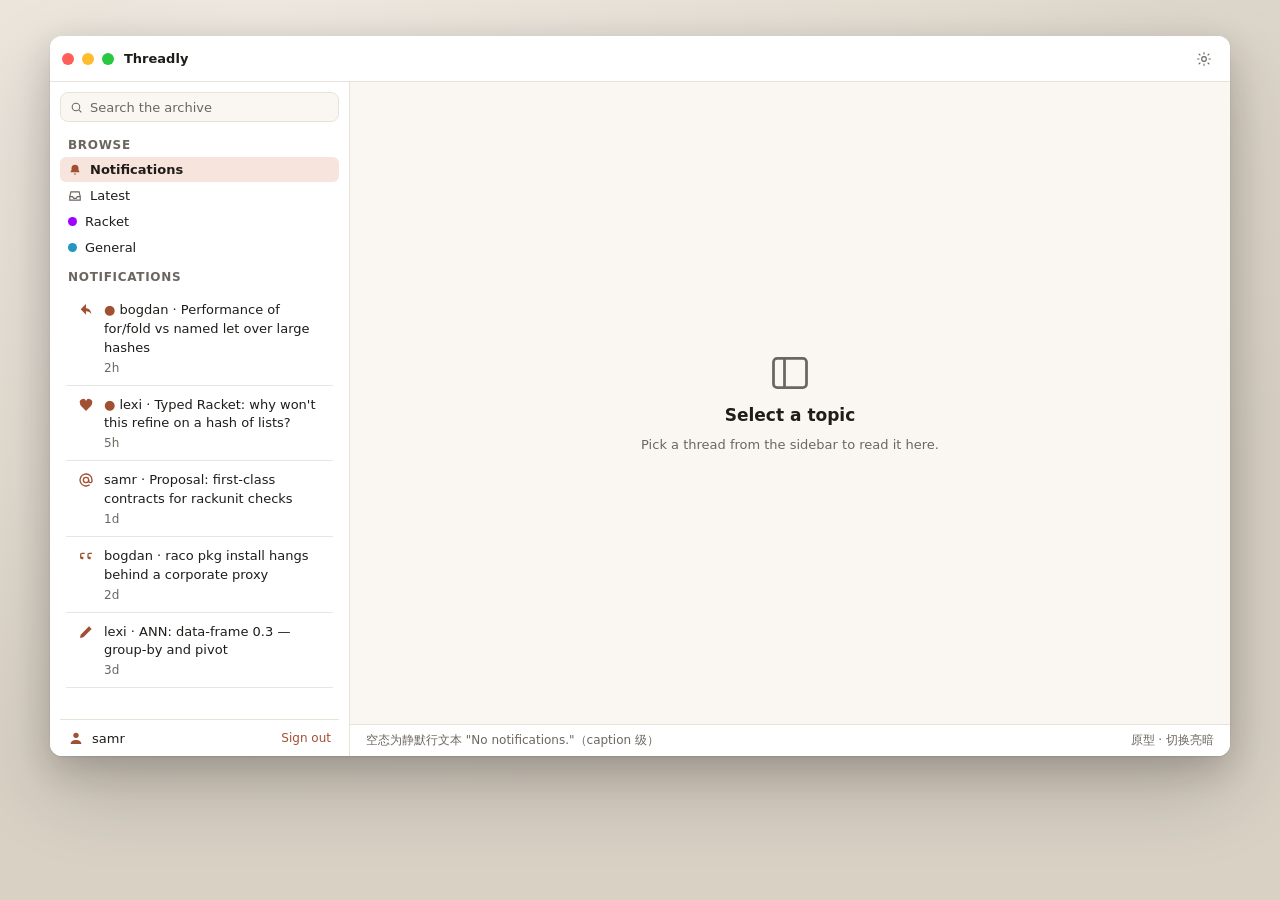
<file: design/prototype/notifications.html>
<!DOCTYPE html>
<html lang="en">
<head>
<meta charset="UTF-8">
<title>Threadly — Notifications</title>
<link rel="stylesheet" href="shared.css">
<style>
  /* ==== notifications 专属：通知行（类型图标 accent + "username · title"）==== */
  .nrow { display:flex; align-items:flex-start; gap:10px; padding:10px 12px; border-bottom:1px solid var(--hairline); cursor:default; transition:background .12s ease; }
  .nrow:hover { background:var(--fill); }
  .nrow svg { width:16px; height:16px; color:var(--accent); flex:none; margin-top:1px; }
  .nrow .body-r { flex:1; min-width:0; }
  .nrow .txt { font-size:13px; line-height:1.45; }
  .nrow .txt .unread { color:var(--accent); font-weight:700; }
  .nrow .when { font-size:12px; color:var(--mute); margin-top:3px; font-variant-numeric:tabular-nums; }
  /* 详情默认占位（同 browse） */
  .placeholder { flex:1; display:flex; flex-direction:column; align-items:center; justify-content:center; gap:10px; color:var(--mute); text-align:center; padding:0 60px; }
  .placeholder .h { font-size:17px; font-weight:600; color:var(--ink); }
  .placeholder .d { font-size:13px; line-height:1.55; max-width:380px; }
</style>
</head>
<body>
<svg style="display:none" aria-hidden="true" xmlns="http://www.w3.org/2000/svg">
  <symbol id="i-search" viewBox="0 0 24 24" fill="none" stroke="currentColor" stroke-width="2"><circle cx="11" cy="11" r="7"/><path d="m21 21-4.3-4.3"/></symbol>
  <symbol id="i-tray" viewBox="0 0 24 24" fill="none" stroke="currentColor" stroke-width="2"><path d="M3 13h5l2 3h4l2-3h5"/><path d="M5 5h14l2 8v6H3v-6z"/></symbol>
  <symbol id="i-bell" viewBox="0 0 24 24" fill="currentColor"><path d="M12 3a6 6 0 0 0-6 6v3l-2 4h16l-2-4V9a6 6 0 0 0-6-6zm-2 15a2 2 0 0 0 4 0z"/></symbol>
  <symbol id="i-reply" viewBox="0 0 24 24" fill="currentColor"><path d="M12 3 4 11l8 8v-5c4 0 6.5 1.5 8 4.5-.5-6-4-9-8-9V3z"/></symbol>
  <symbol id="i-heart" viewBox="0 0 24 24" fill="currentColor"><path d="M12 21 5 14c-1.5-1.5-2-3.2-2-4.5A4.5 4.5 0 0 1 12 6a4.5 4.5 0 0 1 9 3.5c0 1.3-.5 3-2 4.5z"/></symbol>
  <symbol id="i-at" viewBox="0 0 24 24" fill="none" stroke="currentColor" stroke-width="2"><circle cx="12" cy="12" r="4"/><path d="M16 12v1.5a2.5 2.5 0 0 0 5 0V12a9 9 0 1 0-3.5 7.1"/></symbol>
  <symbol id="i-quote" viewBox="0 0 24 24" fill="currentColor"><path d="M10 7H6a3 3 0 0 0-3 3v4a3 3 0 0 0 3 3h2v-4H5v-3a1 1 0 0 1 1-1h4zm11 0h-4a3 3 0 0 0-3 3v4a3 3 0 0 0 3 3h2v-4h-3v-3a1 1 0 0 1 1-1h4z"/></symbol>
  <symbol id="i-pencil" viewBox="0 0 24 24" fill="currentColor"><path d="m16.5 3.5 4 4L8 20l-5 1 1-5zM14 6l4 4"/></symbol>
  <symbol id="i-person" viewBox="0 0 24 24" fill="currentColor"><circle cx="12" cy="8" r="4"/><path d="M4 21c0-4 3.6-6 8-6s8 2 8 6z"/></symbol>
</svg>
<div class="window" id="app">
  <div class="titlebar">
    <div class="lights"><i></i><i></i><i></i></div>
    <div class="t">Threadly</div>
    <div class="sp"></div>
    <button class="iconbtn" id="themeBtn" type="button" aria-label="Switch to dark theme" title="Switch to dark theme"><svg class="moon" viewBox="0 0 24 24" aria-hidden="true"><path d="M20 15.2A8.2 8.2 0 0 1 8.8 4a8.4 8.4 0 1 0 11.2 11.2Z"></path></svg><svg class="sun" viewBox="0 0 24 24" aria-hidden="true"><circle cx="12" cy="12" r="3.5"></circle><path d="M12 2.5v2M12 19.5v2M4.6 4.6 6 6M18 18l1.4 1.4M2.5 12h2M19.5 12h2M4.6 19.4 6 18M18 6l1.4-1.4"></path></svg></button>
  </div>
  <div class="body">
    <aside class="sidebar">
      <div class="search"><svg aria-hidden="true"><use href="#i-search"/></svg>Search the archive</div>
      <div class="sect">BROWSE</div>
      <nav class="nav">
        <div class="item active"><svg aria-hidden="true"><use href="#i-bell"/></svg>Notifications</div>
        <div class="item"><svg aria-hidden="true"><use href="#i-tray"/></svg>Latest</div>
        <div class="item"><span class="cdot" style="background:#9d00ff"></span>Racket</div>
        <div class="item"><span class="cdot" style="background:#2596be"></span>General</div>
      </nav>
      <div class="sect">NOTIFICATIONS</div>
      <div class="rows">
        <!-- 未读 = ● 前缀；打开行即打开关联主题，论坛侧随查看标记已读 -->
        <div class="nrow"><svg aria-hidden="true"><use href="#i-reply"/></svg>
          <div class="body-r"><div class="txt"><span class="unread">●</span> bogdan · Performance of for/fold vs named let over large hashes</div><div class="when">2h</div></div></div>
        <div class="nrow"><svg aria-hidden="true"><use href="#i-heart"/></svg>
          <div class="body-r"><div class="txt"><span class="unread">●</span> lexi · Typed Racket: why won't this refine on a hash of lists?</div><div class="when">5h</div></div></div>
        <div class="nrow"><svg aria-hidden="true"><use href="#i-at"/></svg>
          <div class="body-r"><div class="txt">samr · Proposal: first-class contracts for rackunit checks</div><div class="when">1d</div></div></div>
        <div class="nrow"><svg aria-hidden="true"><use href="#i-quote"/></svg>
          <div class="body-r"><div class="txt">bogdan · raco pkg install hangs behind a corporate proxy</div><div class="when">2d</div></div></div>
        <div class="nrow"><svg aria-hidden="true"><use href="#i-pencil"/></svg>
          <div class="body-r"><div class="txt">lexi · ANN: data-frame 0.3 — group-by and pivot</div><div class="when">3d</div></div></div>
      </div>
      <div class="foot"><svg aria-hidden="true" style="color:var(--accent)"><use href="#i-person"/></svg><span class="u">samr</span><span class="sp"></span><span class="lnk">Sign out</span></div>
    </aside>
    <section class="main">
      <div class="placeholder">
        <svg aria-hidden="true" width="44" height="44" viewBox="0 0 24 24" fill="none" stroke="currentColor" stroke-width="1.5"><rect x="3" y="4" width="18" height="16" rx="2"/><path d="M9 4v16"/></svg>
        <div class="h">Select a topic</div>
        <div class="d">Pick a thread from the sidebar to read it here.</div>
      </div>
      <div class="statusbar">
        <span>空态为静默行文本 "No notifications."（caption 级）</span><span class="sp"></span><span>原型 · 切换亮暗</span>
      </div>
    </section>
  </div>
</div>
<script>
  // Theme toggle: the icon follows the active theme (CSS); the name names the theme a click switches to.
  const themeBtn = document.getElementById('themeBtn'), app = document.getElementById('app');
  const syncTheme = () => {
    const name = app.classList.contains('dark') ? 'Switch to light theme' : 'Switch to dark theme';
    themeBtn.setAttribute('aria-label', name); themeBtn.title = name;
  };
  themeBtn.addEventListener('click', () => { app.classList.toggle('dark'); syncTheme(); });
  syncTheme();
</script>
</body>
</html>
</file>
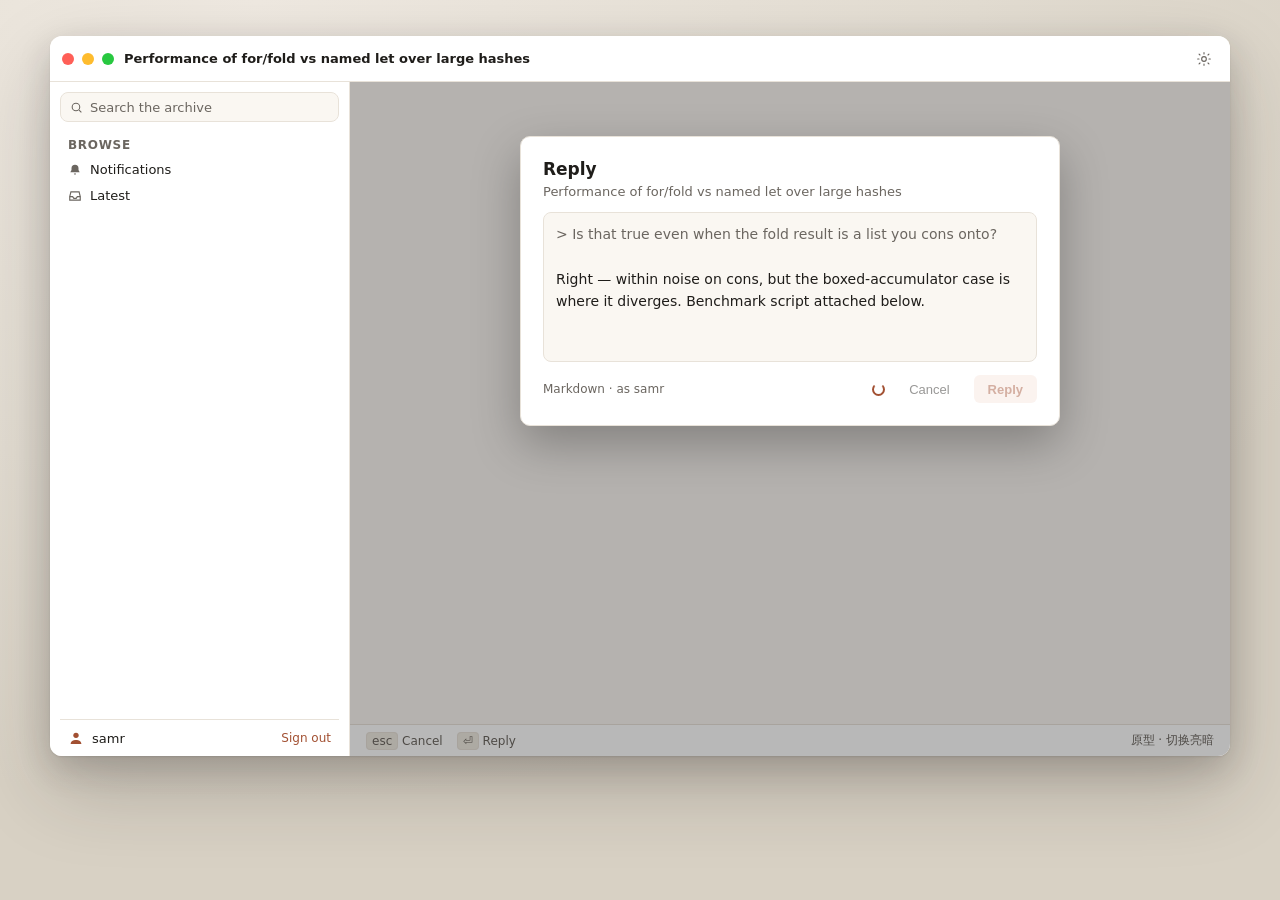
<file: design/prototype/reply.html>
<!DOCTYPE html>
<html lang="en">
<head>
<meta charset="UTF-8">
<title>Threadly — Reply composer</title>
<link rel="stylesheet" href="shared.css">
<style>
  /* ==== reply 专属：Markdown 撰写器 sheet（540px，值同 ReplySheetView）==== */
  .sheet { width:540px; }
  .sheet .topic-sub { font-size: 13px; color:var(--mute); overflow:hidden; text-overflow:ellipsis; white-space:nowrap; margin-top:-8px; }
  .editor {
    min-height:150px; padding:10px 12px; border-radius:8px; border:1px solid var(--line); background:var(--bg);
    font-size:14px; line-height:1.6; white-space:pre-wrap;
  }
  .editor .q { color:var(--mute); }
  .foot-note { font-size: 12px; color:var(--mute); }
</style>
</head>
<body>
<svg style="display:none" aria-hidden="true" xmlns="http://www.w3.org/2000/svg">
  <symbol id="i-search" viewBox="0 0 24 24" fill="none" stroke="currentColor" stroke-width="2"><circle cx="11" cy="11" r="7"/><path d="m21 21-4.3-4.3"/></symbol>
  <symbol id="i-tray" viewBox="0 0 24 24" fill="none" stroke="currentColor" stroke-width="2"><path d="M3 13h5l2 3h4l2-3h5"/><path d="M5 5h14l2 8v6H3v-6z"/></symbol>
  <symbol id="i-bell" viewBox="0 0 24 24" fill="currentColor"><path d="M12 3a6 6 0 0 0-6 6v3l-2 4h16l-2-4V9a6 6 0 0 0-6-6zm-2 15a2 2 0 0 0 4 0z"/></symbol>
  <symbol id="i-person" viewBox="0 0 24 24" fill="currentColor"><circle cx="12" cy="8" r="4"/><path d="M4 21c0-4 3.6-6 8-6s8 2 8 6z"/></symbol>
</svg>
<div class="window" id="app">
  <div class="titlebar">
    <div class="lights"><i></i><i></i><i></i></div>
    <div class="t">Performance of for/fold vs named let over large hashes</div>
    <div class="sp"></div>
    <button class="iconbtn" id="themeBtn" type="button" aria-label="Switch to dark theme" title="Switch to dark theme"><svg class="moon" viewBox="0 0 24 24" aria-hidden="true"><path d="M20 15.2A8.2 8.2 0 0 1 8.8 4a8.4 8.4 0 1 0 11.2 11.2Z"></path></svg><svg class="sun" viewBox="0 0 24 24" aria-hidden="true"><circle cx="12" cy="12" r="3.5"></circle><path d="M12 2.5v2M12 19.5v2M4.6 4.6 6 6M18 18l1.4 1.4M2.5 12h2M19.5 12h2M4.6 19.4 6 18M18 6l1.4-1.4"></path></svg></button>
  </div>
  <div class="body">
    <aside class="sidebar">
      <div class="search"><svg aria-hidden="true"><use href="#i-search"/></svg>Search the archive</div>
      <div class="sect">BROWSE</div>
      <nav class="nav">
        <div class="item"><svg aria-hidden="true"><use href="#i-bell"/></svg>Notifications</div>
        <div class="item"><svg aria-hidden="true"><use href="#i-tray"/></svg>Latest</div>
      </nav>
      <div class="rows"></div>
      <div class="foot"><svg aria-hidden="true" style="color:var(--accent)"><use href="#i-person"/></svg><span class="u">samr</span><span class="sp"></span><span class="lnk">Sign out</span></div>
    </aside>
    <section class="main">
      <div class="view" style="opacity:.5"></div>
      <!-- 撰写器状态：postingReply 进行中 —— spinner + 全部按钮禁用；
           草稿每键保存，失败加载/关闭撰写器/切换主题后保留，帖子发出才清除（Esc=Cancel、⏎=Reply） -->
      <div class="scrim">
        <div class="sheet">
          <h2>Reply</h2>
          <div class="topic-sub">Performance of for/fold vs named let over large hashes</div>
          <div class="editor"><span class="q">&gt; Is that true even when the fold result is a list you cons onto?</span>

Right — within noise on cons, but the boxed-accumulator case is where it diverges. Benchmark script attached below.</div>
          <div class="row-end">
            <span class="foot-note">Markdown · as samr</span>
            <span class="sp" style="flex:1"></span>
            <span class="spin" title="Posting…"></span>
            <button class="btn ghost disabled">Cancel</button>
            <button class="btn primary disabled">Reply</button>
          </div>
        </div>
      </div>
      <div class="statusbar"><span><kbd>esc</kbd> Cancel</span><span><kbd>⏎</kbd> Reply</span><span class="sp"></span><span>原型 · 切换亮暗</span></div>
    </section>
  </div>
</div>
<script>
  // Theme toggle: the icon follows the active theme (CSS); the name names the theme a click switches to.
  const themeBtn = document.getElementById('themeBtn'), app = document.getElementById('app');
  const syncTheme = () => {
    const name = app.classList.contains('dark') ? 'Switch to light theme' : 'Switch to dark theme';
    themeBtn.setAttribute('aria-label', name); themeBtn.title = name;
  };
  themeBtn.addEventListener('click', () => { app.classList.toggle('dark'); syncTheme(); });
  syncTheme();
</script>
</body>
</html>
</file>
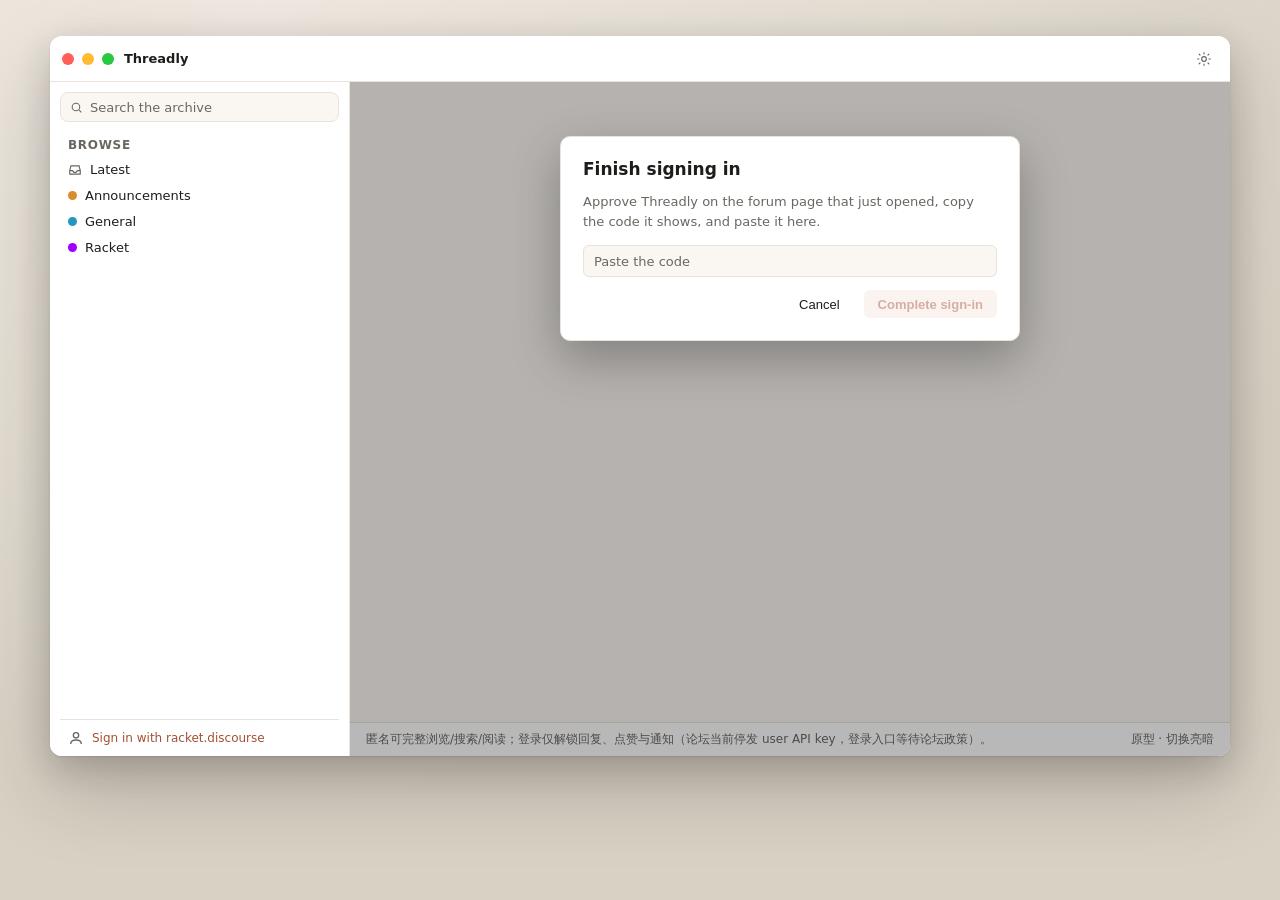
<file: design/prototype/signin.html>
<!DOCTYPE html>
<html lang="en">
<head>
<meta charset="UTF-8">
<title>Threadly — Sign in</title>
<link rel="stylesheet" href="shared.css">
<style>
  /* ==== signin 专属：粘贴码 sheet（460px，值同 SignInSheetView）==== */
  .sheet { width:460px; }
  /* 匿名侧栏：无 Notifications 行；账号区 = 一键开始登录 */
  .hint { font-size: 12px; color:var(--mute); line-height:1.6; }
</style>
</head>
<body>
<svg style="display:none" aria-hidden="true" xmlns="http://www.w3.org/2000/svg">
  <symbol id="i-search" viewBox="0 0 24 24" fill="none" stroke="currentColor" stroke-width="2"><circle cx="11" cy="11" r="7"/><path d="m21 21-4.3-4.3"/></symbol>
  <symbol id="i-tray" viewBox="0 0 24 24" fill="none" stroke="currentColor" stroke-width="2"><path d="M3 13h5l2 3h4l2-3h5"/><path d="M5 5h14l2 8v6H3v-6z"/></symbol>
  <symbol id="i-person" viewBox="0 0 24 24" fill="none" stroke="currentColor" stroke-width="2"><circle cx="12" cy="8" r="4"/><path d="M4 21c0-4 3.6-6 8-6s8 2 8 6"/></symbol>
</svg>
<div class="window" id="app">
  <div class="titlebar">
    <div class="lights"><i></i><i></i><i></i></div>
    <div class="t">Threadly</div>
    <div class="sp"></div>
    <button class="iconbtn" id="themeBtn" type="button" aria-label="Switch to dark theme" title="Switch to dark theme"><svg class="moon" viewBox="0 0 24 24" aria-hidden="true"><path d="M20 15.2A8.2 8.2 0 0 1 8.8 4a8.4 8.4 0 1 0 11.2 11.2Z"></path></svg><svg class="sun" viewBox="0 0 24 24" aria-hidden="true"><circle cx="12" cy="12" r="3.5"></circle><path d="M12 2.5v2M12 19.5v2M4.6 4.6 6 6M18 18l1.4 1.4M2.5 12h2M19.5 12h2M4.6 19.4 6 18M18 6l1.4-1.4"></path></svg></button>
  </div>
  <div class="body">
    <aside class="sidebar">
      <div class="search"><svg aria-hidden="true"><use href="#i-search"/></svg>Search the archive</div>
      <div class="sect">BROWSE</div>
      <nav class="nav">
        <div class="item"><svg aria-hidden="true"><use href="#i-tray"/></svg>Latest</div>
        <div class="item"><span class="cdot" style="background:#d98e2b"></span>Announcements</div>
        <div class="item"><span class="cdot" style="background:#2596be"></span>General</div>
        <div class="item"><span class="cdot" style="background:#9d00ff"></span>Racket</div>
      </nav>
      <div class="rows"></div>
      <!-- 未登录账号区：一键开始；浏览器打开论坛批准页后弹出本 sheet -->
      <div class="foot"><svg aria-hidden="true"><use href="#i-person"/></svg><span class="lnk">Sign in with racket.discourse</span></div>
    </aside>
    <section class="main">
      <div class="view" style="opacity:.5"></div>
      <!-- awaitingCode 态：论坛批准页已在浏览器打开；空码时主按钮禁用（防错），Esc=Cancel、⏎=Complete -->
      <div class="scrim">
        <div class="sheet">
          <h2>Finish signing in</h2>
          <div class="sub">Approve Threadly on the forum page that just opened, copy the code it shows, and paste it here.</div>
          <div class="field"><span class="ph">Paste the code</span></div>
          <div class="row-end">
            <span class="sp" style="flex:1"></span>
            <button class="btn ghost">Cancel</button>
            <button class="btn primary disabled">Complete sign-in</button>
          </div>
        </div>
      </div>
      <div class="statusbar">
        <span class="hint">匿名可完整浏览/搜索/阅读；登录仅解锁回复、点赞与通知（论坛当前停发 user API key，登录入口等待论坛政策）。</span>
        <span class="sp"></span><span>原型 · 切换亮暗</span>
      </div>
    </section>
  </div>
</div>
<script>
  // Theme toggle: the icon follows the active theme (CSS); the name names the theme a click switches to.
  const themeBtn = document.getElementById('themeBtn'), app = document.getElementById('app');
  const syncTheme = () => {
    const name = app.classList.contains('dark') ? 'Switch to light theme' : 'Switch to dark theme';
    themeBtn.setAttribute('aria-label', name); themeBtn.title = name;
  };
  themeBtn.addEventListener('click', () => { app.classList.toggle('dark'); syncTheme(); });
  syncTheme();
</script>
</body>
</html>
</file>
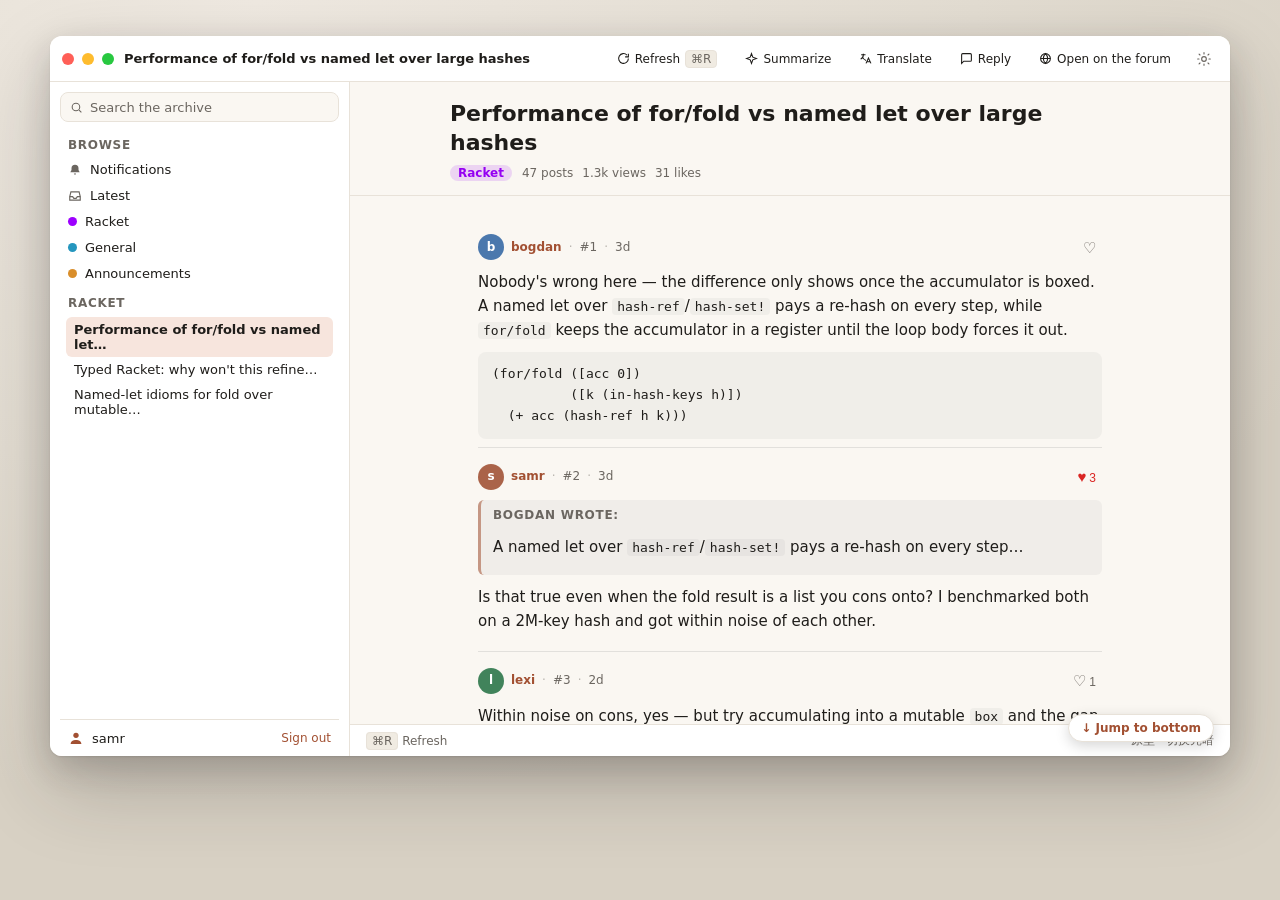
<file: design/prototype/thread.html>
<!DOCTYPE html>
<html lang="en">
<head>
<meta charset="UTF-8">
<title>Threadly — Thread reader</title>
<link rel="stylesheet" href="shared.css">
<style>
  /* ==== thread 专属：工具栏 + 680px 阅读列（值同 ContentView.swift document()）==== */
  .thread-head { padding:18px 28px 14px; border-bottom:1px solid var(--line); }
  .thread-head h1 { font-size:22px; font-weight:600; line-height:1.3; max-width:680px; margin:0 auto; }
  .thread-head .meta { display:flex; align-items:center; gap:10px; max-width:680px; margin:8px auto 0; }
  .reader { max-width:680px; margin:0 auto; padding:22px 28px 48px; font-size:15px; line-height:1.6; }
  .post { padding:16px 0 8px; border-bottom:1px solid var(--hairline); }
  .post .pmeta { display:flex; align-items:center; gap:7px; font-size:12px; color:var(--mute); margin-bottom:8px; }
  .avatar { width:26px; height:26px; border-radius:50%; display:grid; place-items:center; font-size:12px; font-weight:700; color:#fff; }
  .pmeta .author { font-weight:600; color:var(--accent); }
  .pmeta .dot { opacity:.45; }
  .like { margin-left:auto; background:none; border:none; cursor:pointer; font-size:15px; line-height:1; color:var(--mute); padding:2px 6px; }
  .like:hover { color:var(--accent); }
  .like.liked { color:var(--liked); }
  .like .n { font-size:12px; margin-left:3px; }
  .post p { margin:10px 0; }
  .post code { font-family:ui-monospace, "SF Mono", Menlo, "Noto Sans Mono CJK SC", "Noto Sans CJK SC", "Microsoft YaHei", monospace; font-size:13px; background:var(--fill); padding:1px 5px; border-radius:4px; }
  .post pre { font-family:ui-monospace, "SF Mono", Menlo, "Noto Sans Mono CJK SC", "Noto Sans CJK SC", "Microsoft YaHei", monospace; font-size:13px; background:var(--fill); padding:12px 14px; border-radius:8px; overflow-x:auto; }
  .post a { color:var(--accent); }
  aside.quote { border-left:3px solid color-mix(in srgb, var(--accent) 55%, transparent); margin:10px 0; padding:6px 12px; background:var(--fill); border-radius:6px; }
  aside.quote .qt { font-size:12px; font-weight:600; letter-spacing:.06em; text-transform:uppercase; color:var(--mute); margin-bottom:4px; }
  .morebar { display:flex; align-items:center; gap:8px; font-size:12px; color:var(--mute); padding:14px 0 2px; }
  .morebar button { display:inline-flex; align-items:center; gap:6px; background:none; border:1px solid color-mix(in srgb, var(--accent) 55%, transparent); border-radius:6px; color:var(--accent); font-size:12px; padding:3px 12px; cursor:default; }
  .morebar button.disabled { opacity:.35; }
  /* Jump-to-bottom 浮钮：右下角胶囊，到底即隐 */
  .jump {
    position:absolute; right:16px; bottom:14px; z-index:5; height:28px; display:inline-flex; align-items:center; gap:6px;
    padding:0 12px; border-radius:99px; border:1px solid var(--line); background:var(--surface);
    font-size:12px; font-weight:600; color:var(--accent); box-shadow:0 4px 14px rgba(0,0,0,.16);
  }
</style>
</head>
<body>
<svg style="display:none" aria-hidden="true" xmlns="http://www.w3.org/2000/svg">
  <symbol id="i-search" viewBox="0 0 24 24" fill="none" stroke="currentColor" stroke-width="2"><circle cx="11" cy="11" r="7"/><path d="m21 21-4.3-4.3"/></symbol>
  <symbol id="i-tray" viewBox="0 0 24 24" fill="none" stroke="currentColor" stroke-width="2"><path d="M3 13h5l2 3h4l2-3h5"/><path d="M5 5h14l2 8v6H3v-6z"/></symbol>
  <symbol id="i-bell" viewBox="0 0 24 24" fill="currentColor"><path d="M12 3a6 6 0 0 0-6 6v3l-2 4h16l-2-4V9a6 6 0 0 0-6-6zm-2 15a2 2 0 0 0 4 0z"/></symbol>
  <symbol id="i-refresh" viewBox="0 0 24 24" fill="none" stroke="currentColor" stroke-width="2"><path d="M21 12a9 9 0 1 1-2.6-6.4"/><path d="M21 3v6h-6"/></symbol>
  <symbol id="i-star" viewBox="0 0 24 24" fill="none" stroke="currentColor" stroke-width="2"><path d="M12 3l2.4 6.6L21 12l-6.6 2.4L12 21l-2.4-6.6L3 12l6.6-2.4z"/></symbol>
  <symbol id="i-translate" viewBox="0 0 24 24" fill="none" stroke="currentColor" stroke-width="2"><path d="M4 5h8M8 3v2c0 4-2 7-5 8"/><path d="M6 9c1.5 3 4 5.5 7 6.5"/><path d="m13 21 4.5-10L22 21m-7.5-3h6"/></symbol>
  <symbol id="i-bubble" viewBox="0 0 24 24" fill="none" stroke="currentColor" stroke-width="2"><path d="M21 15a2 2 0 0 1-2 2H7l-4 4V5a2 2 0 0 1 2-2h14a2 2 0 0 1 2 2z"/></symbol>
  <symbol id="i-globe" viewBox="0 0 24 24" fill="none" stroke="currentColor" stroke-width="2"><circle cx="12" cy="12" r="9"/><path d="M3 12h18M12 3c2.5 2.5 4 5.5 4 9s-1.5 6.5-4 9c-2.5-2.5-4-5.5-4-9s1.5-6.5 4-9z"/></symbol>
  <symbol id="i-person" viewBox="0 0 24 24" fill="currentColor"><circle cx="12" cy="8" r="4"/><path d="M4 21c0-4 3.6-6 8-6s8 2 8 6z"/></symbol>
</svg>
<div class="window" id="app">
  <div class="titlebar">
    <div class="lights"><i></i><i></i><i></i></div>
    <div class="t">Performance of for/fold vs named let over large hashes</div>
    <div class="sp"></div>
    <!-- 统一工具栏：Refresh ⌘R / Summarize / Translate / Reply（仅登录）/ Open on the forum -->
    <span class="toolbtn"><svg aria-hidden="true"><use href="#i-refresh"/></svg>Refresh <kbd>⌘R</kbd></span>
    <span class="toolbtn"><svg aria-hidden="true"><use href="#i-star"/></svg>Summarize</span>
    <span class="toolbtn"><svg aria-hidden="true"><use href="#i-translate"/></svg>Translate</span>
    <span class="toolbtn"><svg aria-hidden="true"><use href="#i-bubble"/></svg>Reply</span>
    <span class="toolbtn"><svg aria-hidden="true"><use href="#i-globe"/></svg>Open on the forum</span>
    <button class="iconbtn" id="themeBtn" type="button" aria-label="Switch to dark theme" title="Switch to dark theme"><svg class="moon" viewBox="0 0 24 24" aria-hidden="true"><path d="M20 15.2A8.2 8.2 0 0 1 8.8 4a8.4 8.4 0 1 0 11.2 11.2Z"></path></svg><svg class="sun" viewBox="0 0 24 24" aria-hidden="true"><circle cx="12" cy="12" r="3.5"></circle><path d="M12 2.5v2M12 19.5v2M4.6 4.6 6 6M18 18l1.4 1.4M2.5 12h2M19.5 12h2M4.6 19.4 6 18M18 6l1.4-1.4"></path></svg></button>
  </div>
  <div class="body">
    <aside class="sidebar">
      <div class="search"><svg aria-hidden="true"><use href="#i-search"/></svg>Search the archive</div>
      <div class="sect">BROWSE</div>
      <nav class="nav">
        <div class="item"><svg aria-hidden="true"><use href="#i-bell"/></svg>Notifications</div>
        <div class="item"><svg aria-hidden="true"><use href="#i-tray"/></svg>Latest</div>
        <div class="item"><span class="cdot" style="background:#9d00ff"></span>Racket</div>
        <div class="item"><span class="cdot" style="background:#2596be"></span>General</div>
        <div class="item"><span class="cdot" style="background:#d98e2b"></span>Announcements</div>
      </nav>
      <div class="sect">RACKET</div>
      <div class="rows">
        <div class="item active">Performance of for/fold vs named let…</div>
        <div class="item">Typed Racket: why won't this refine…</div>
        <div class="item">Named-let idioms for fold over mutable…</div>
      </div>
      <div class="foot"><svg aria-hidden="true" style="color:var(--accent)"><use href="#i-person"/></svg><span class="u">samr</span><span class="sp"></span><span class="lnk">Sign out</span></div>
    </aside>
    <section class="main">
      <div class="view">
        <div class="thread-head">
          <h1>Performance of for/fold vs named let over large hashes</h1>
          <div class="meta">
            <span class="chip" style="--chip:var(--chip-racket)">Racket</span>
            <span class="counts"><span>47 posts</span><span>1.3k views</span><span>31 likes</span></span>
          </div>
        </div>
        <div class="reader">
          <section class="post">
            <div class="pmeta"><span class="avatar" style="background:#4b78ad">b</span><span class="author">bogdan</span><span class="dot">·</span><span>#1</span><span class="dot">·</span><span title="2026-11-08 09:12">3d</span>
              <button class="like" title="Like this post" aria-label="Like this post">♡</button></div>
            <p>Nobody's wrong here — the difference only shows once the accumulator is boxed. A named let over <code>hash-ref</code>/<code>hash-set!</code> pays a re-hash on every step, while <code>for/fold</code> keeps the accumulator in a register until the loop body forces it out.</p>
            <pre>(for/fold ([acc 0])
          ([k (in-hash-keys h)])
  (+ acc (hash-ref h k)))</pre>
          </section>
          <section class="post">
            <div class="pmeta"><span class="avatar" style="background:#aa6349">s</span><span class="author">samr</span><span class="dot">·</span><span>#2</span><span class="dot">·</span><span title="2026-11-08 10:40">3d</span>
              <button class="like liked" title="Unlike this post" aria-label="Unlike this post">♥<span class="n">3</span></button></div>
            <aside class="quote"><div class="qt">bogdan wrote:</div>
              <p>A named let over <code>hash-ref</code>/<code>hash-set!</code> pays a re-hash on every step…</p></aside>
            <p>Is that true even when the fold result is a list you cons onto? I benchmarked both on a 2M-key hash and got within noise of each other.</p>
          </section>
          <section class="post">
            <div class="pmeta"><span class="avatar" style="background:#41835b">l</span><span class="author">lexi</span><span class="dot">·</span><span>#3</span><span class="dot">·</span><span title="2026-11-09 08:05">2d</span>
              <button class="like" title="Like this post" aria-label="Like this post">♡<span class="n">1</span></button></div>
            <p>Within noise on cons, yes — but try accumulating into a mutable <code>box</code> and the gap opens up. See also the <a href="#">garbage-collector section</a> of the performance guide.</p>
          </section>
          <section class="post" style="border-bottom:none">
            <div class="pmeta"><span class="avatar" style="background:#4b78ad">b</span><span class="author">bogdan</span><span class="dot">·</span><span>#4</span><span class="dot">·</span><span title="2026-11-09 11:58">2d</span>
              <button class="like" title="Like this post" aria-label="Like this post">♡</button></div>
            <p>Right. The boxed case is exactly where <code>for/fold</code>'s named-update clauses earn their keep.</p>
            <!-- 批次加载：Showing X of Y · 进行中按钮禁用（Loading more…） -->
            <div class="morebar">Showing 20 of 47 posts
              <button class="disabled"><span class="spin"></span>Loading more…</button></div>
          </section>
        </div>
      </div>
      <div class="jump">↓ Jump to bottom</div>
      <div class="statusbar"><span><kbd>⌘R</kbd> Refresh</span><span class="sp"></span><span>原型 · 切换亮暗</span></div>
    </section>
  </div>
</div>
<script>
  // Theme toggle: the icon follows the active theme (CSS); the name names the theme a click switches to.
  const themeBtn = document.getElementById('themeBtn'), app = document.getElementById('app');
  const syncTheme = () => {
    const name = app.classList.contains('dark') ? 'Switch to light theme' : 'Switch to dark theme';
    themeBtn.setAttribute('aria-label', name); themeBtn.title = name;
  };
  themeBtn.addEventListener('click', () => { app.classList.toggle('dark'); syncTheme(); });
  syncTheme();
</script>
</body>
</html>
</file>
<file: site/family.css>
/* site-kit v1.0.4 — generated from github.com/turlamai/site-kit; do not edit per-site. */
/* ============================================================
   site-kit family.css — jrtx.site family design system
   Single source of truth: github.com/turlamai/site-kit
   Version stamp is prepended by sync.sh; do not edit per-site.
   ============================================================ */

/* ---------- Tokens ---------- */
:root {
    /* Family accent: one terracotta for the whole family. */
    --kit-accent: #D97757;
    --kit-accent-hover: #C25F3D;
    --kit-accent-strong: #A94E31;
    --kit-accent-soft: rgba(217, 119, 87, 0.12);
    --kit-accent-soft-strong: rgba(217, 119, 87, 0.22);
    --kit-on-accent: #FFFFFF;

    /* Warm neutrals, light theme (html[data-theme="light"] is the default). */
    --kit-bg: #FAF8F5;
    --kit-bg-elevated: #FFFFFF;
    --kit-surface: #F3EFE9;
    --kit-surface-2: #ECE6DD;
    --kit-text: #201B16;
    --kit-text-2: #5D554C;
    --kit-text-3: #8A8177;
    --kit-border: rgba(32, 27, 22, 0.12);
    --kit-border-strong: rgba(32, 27, 22, 0.24);
    --kit-shadow: 0 1px 2px rgba(32, 27, 22, 0.05), 0 8px 24px rgba(32, 27, 22, 0.07);
    --kit-shadow-lift: 0 2px 4px rgba(32, 27, 22, 0.06), 0 16px 40px rgba(32, 27, 22, 0.12);

    --kit-font-display: "Newsreader", "Songti SC", "Noto Serif SC", Georgia, serif;
    --kit-font-sans: "Inter", -apple-system, BlinkMacSystemFont, "Segoe UI",
        "PingFang SC", "Hiragino Sans GB", "Microsoft YaHei", "Noto Sans CJK SC", sans-serif;
    --kit-font-mono: ui-monospace, "SF Mono", "Cascadia Code", "JetBrains Mono",
        Consolas, "Liberation Mono", monospace;

    --kit-radius-s: 8px;
    --kit-radius-m: 12px;
    --kit-radius-l: 16px;
    --kit-nav-height: 60px;
    --kit-content-width: 1080px;
    --kit-prose-width: 720px;
}

html[data-theme="dark"] {
    --kit-accent: #E08A6B;
    --kit-accent-hover: #E89E82;
    --kit-accent-strong: #D97757;
    --kit-accent-soft: rgba(224, 138, 107, 0.14);
    --kit-accent-soft-strong: rgba(224, 138, 107, 0.26);
    --kit-on-accent: #1D120C;

    --kit-bg: #16120F;
    --kit-bg-elevated: #1F1A16;
    --kit-surface: #262019;
    --kit-surface-2: #2E2721;
    --kit-text: #F1ECE5;
    --kit-text-2: #A89F93;
    --kit-text-3: #7A7166;
    --kit-border: rgba(241, 236, 229, 0.13);
    --kit-border-strong: rgba(241, 236, 229, 0.26);
    --kit-shadow: 0 1px 2px rgba(0, 0, 0, 0.4), 0 8px 24px rgba(0, 0, 0, 0.35);
    --kit-shadow-lift: 0 2px 4px rgba(0, 0, 0, 0.4), 0 16px 40px rgba(0, 0, 0, 0.5);
}

/* ---------- Reset & base ---------- */
*, *::before, *::after { box-sizing: border-box; }

/* Component display declarations (kit-btn etc.) beat the UA [hidden] rule;
   language blocks and other hidden content rely on this staying absolute. */
[hidden] { display: none !important; }

html {
    -webkit-text-size-adjust: 100%;
    scroll-behavior: smooth;
    scroll-padding-top: calc(var(--kit-nav-height) + 16px);
}

body {
    margin: 0;
    font-family: var(--kit-font-sans);
    font-size: 16px;
    line-height: 1.65;
    color: var(--kit-text);
    background: var(--kit-bg);
    -webkit-font-smoothing: antialiased;
    text-rendering: optimizeLegibility;
}

/* Family-wide link policy: never the browser-default blue underline.
   Inline links inherit text color and gain an accent underline on hover;
   navigation and button links are styled by their components. */
a {
    color: inherit;
    text-decoration: none;
    transition: color 0.15s ease;
}
a:hover { color: var(--kit-accent); }
.prose a, .kit-rich a {
    color: var(--kit-accent-strong);
    text-decoration: underline;
    text-decoration-color: var(--kit-accent-soft-strong);
    text-underline-offset: 3px;
    text-decoration-thickness: 1.5px;
}
.prose a:hover, .kit-rich a:hover { text-decoration-color: currentColor; }

img, svg, video { max-width: 100%; height: auto; display: block; }

h1, h2, h3, h4 { margin: 0; font-weight: 600; line-height: 1.2; }
p { margin: 0; }

code, pre, kbd {
    font-family: var(--kit-font-mono);
    font-size: 0.92em;
}

pre {
    background: var(--kit-surface);
    border: 1px solid var(--kit-border);
    border-radius: var(--kit-radius-m);
    padding: 16px 20px;
    overflow-x: auto;
    line-height: 1.55;
}
pre code { background: none; padding: 0; font-size: 1em; }
code {
    background: var(--kit-surface);
    border-radius: 5px;
    padding: 0.15em 0.4em;
}

::selection { background: var(--kit-accent-soft-strong); }

:focus-visible {
    outline: 2px solid var(--kit-accent);
    outline-offset: 2px;
    border-radius: 4px;
}

@media (prefers-reduced-motion: reduce) {
    html { scroll-behavior: auto; }
    *, *::before, *::after {
        animation-duration: 0.01ms !important;
        transition-duration: 0.01ms !important;
    }
}

/* ---------- Layout primitives ---------- */
.kit-container {
    width: min(var(--kit-content-width), 100% - 48px);
    margin-inline: auto;
}

.kit-section { padding: 96px 0; }
.kit-section--tight { padding: 64px 0; }
@media (max-width: 720px) {
    .kit-section { padding: 64px 0; }
    .kit-section--tight { padding: 48px 0; }
}

.kit-section--alt {
    background: var(--kit-bg-elevated);
    border-block: 1px solid var(--kit-border);
}

/* Section header: eyebrow + display title + lead */
.kit-kicker {
    display: block;
    font-size: 12.5px;
    font-weight: 600;
    letter-spacing: 0.09em;
    text-transform: uppercase;
    color: var(--kit-accent-strong);
    margin-bottom: 14px;
}
html[data-theme="dark"] .kit-kicker { color: var(--kit-accent); }

.kit-h2 {
    font-family: var(--kit-font-display);
    font-size: clamp(1.9rem, 3.6vw, 2.6rem);
    font-weight: 500;
    letter-spacing: -0.01em;
    line-height: 1.15;
    max-width: 22ch;
}

.kit-lead {
    margin-top: 18px;
    font-size: 17.5px;
    line-height: 1.7;
    color: var(--kit-text-2);
    max-width: 56ch;
}

/* ---------- Navigation ---------- */
.kit-nav {
    position: sticky;
    top: 0;
    z-index: 50;
    height: var(--kit-nav-height);
    background: color-mix(in srgb, var(--kit-bg) 82%, transparent);
    -webkit-backdrop-filter: saturate(1.4) blur(14px);
    backdrop-filter: saturate(1.4) blur(14px);
    border-bottom: 1px solid var(--kit-border);
}
.kit-nav-inner {
    height: 100%;
    display: flex;
    align-items: center;
    gap: 28px;
}
.kit-brand {
    display: flex;
    align-items: center;
    gap: 10px;
    font-weight: 650;
    font-size: 16.5px;
    letter-spacing: -0.01em;
    color: var(--kit-text);
}
.kit-brand:hover { color: var(--kit-text); }
.kit-brand-mark {
    width: 24px;
    height: 24px;
    border-radius: 6px;
    flex: none;
}
.kit-nav-links {
    display: flex;
    align-items: center;
    gap: 22px;
    margin-left: auto;
}
.kit-nav-links a {
    font-size: 14px;
    font-weight: 500;
    color: var(--kit-text-2);
}
.kit-nav-links a:hover { color: var(--kit-text); }

.kit-nav-actions {
    display: flex;
    align-items: center;
    gap: 8px;
    margin-left: 8px;
    padding-left: 20px;
    border-left: 1px solid var(--kit-border);
}

/* Nav links fold below 860px: the full desktop nav (brand + links + actions)
   does not fit tablet widths, and 760px left a gap where wide navs overflowed. */
@media (max-width: 860px) {
    .kit-nav-links { display: none; }
}
@media (max-width: 760px) {
    .kit-nav-actions { margin-left: auto; padding-left: 0; border-left: none; }
}

/* Icon buttons in nav (theme toggle, GitHub) */
.kit-icon-btn {
    display: inline-flex;
    align-items: center;
    justify-content: center;
    width: 34px;
    height: 34px;
    border: 1px solid var(--kit-border);
    border-radius: 9px;
    background: transparent;
    color: var(--kit-text-2);
    cursor: pointer;
    transition: color 0.15s ease, border-color 0.15s ease, background 0.15s ease;
}
.kit-icon-btn:hover {
    color: var(--kit-text);
    border-color: var(--kit-border-strong);
    background: var(--kit-surface);
}
.kit-icon-btn svg { width: 17px; height: 17px; }

/* ---------- Language dropdown ---------- */
.kit-lang { position: relative; }
.kit-lang-btn {
    display: inline-flex;
    align-items: center;
    gap: 6px;
    height: 34px;
    padding: 0 12px;
    border: 1px solid var(--kit-border);
    border-radius: 9px;
    background: transparent;
    color: var(--kit-text-2);
    font-family: inherit;
    font-size: 13px;
    font-weight: 500;
    cursor: pointer;
    transition: color 0.15s ease, border-color 0.15s ease, background 0.15s ease;
}
.kit-lang-btn:hover {
    color: var(--kit-text);
    border-color: var(--kit-border-strong);
    background: var(--kit-surface);
}
.kit-lang-btn svg { width: 14px; height: 14px; opacity: 0.7; }

.kit-lang-menu {
    position: absolute;
    top: calc(100% + 6px);
    right: 0;
    min-width: 140px;
    margin: 0;
    padding: 6px;
    list-style: none;
    background: var(--kit-bg-elevated);
    border: 1px solid var(--kit-border);
    border-radius: var(--kit-radius-m);
    box-shadow: var(--kit-shadow-lift);
    display: none;
}
.kit-lang.kit-open .kit-lang-menu { display: block; }
.kit-lang-menu button {
    display: flex;
    align-items: center;
    justify-content: space-between;
    gap: 12px;
    width: 100%;
    padding: 8px 12px;
    border: 0;
    border-radius: 8px;
    background: transparent;
    color: var(--kit-text);
    font-family: inherit;
    font-size: 13.5px;
    cursor: pointer;
}
.kit-lang-menu button:hover { background: var(--kit-surface); }
.kit-lang-menu button[aria-current="true"] { color: var(--kit-accent-strong); font-weight: 600; }
html[data-theme="dark"] .kit-lang-menu button[aria-current="true"] { color: var(--kit-accent); }
.kit-lang-menu button[aria-current="true"]::after { content: "✓"; font-size: 12px; }

/* ---------- Buttons ---------- */
.kit-btn {
    display: inline-flex;
    align-items: center;
    justify-content: center;
    gap: 9px;
    height: 46px;
    padding: 0 22px;
    border-radius: var(--kit-radius-m);
    border: 1px solid transparent;
    font-family: inherit;
    font-size: 15px;
    font-weight: 600;
    letter-spacing: 0.01em;
    cursor: pointer;
    transition: background 0.15s ease, border-color 0.15s ease, color 0.15s ease,
        transform 0.15s ease, box-shadow 0.15s ease;
    white-space: nowrap;
}
.kit-btn svg { width: 17px; height: 17px; }

.kit-btn--primary {
    background: var(--kit-accent);
    color: var(--kit-on-accent);
    box-shadow: 0 1px 2px rgba(0, 0, 0, 0.12), inset 0 1px 0 rgba(255, 255, 255, 0.14);
}
.kit-btn--primary:hover {
    background: var(--kit-accent-hover);
    color: var(--kit-on-accent);
    transform: translateY(-1px);
    box-shadow: 0 4px 14px var(--kit-accent-soft-strong);
}
.kit-btn--primary:active { transform: translateY(0); }

.kit-btn--secondary {
    background: var(--kit-bg-elevated);
    border-color: var(--kit-border-strong);
    color: var(--kit-text);
}
.kit-btn--secondary:hover {
    border-color: var(--kit-accent);
    color: var(--kit-accent-strong);
    transform: translateY(-1px);
}
html[data-theme="dark"] .kit-btn--secondary:hover { color: var(--kit-accent); }

.kit-btn--ghost {
    background: transparent;
    color: var(--kit-accent-strong);
    padding: 0 10px;
    height: 42px;
}
html[data-theme="dark"] .kit-btn--ghost { color: var(--kit-accent); }
.kit-btn--ghost:hover { color: var(--kit-accent-hover); }
.kit-btn--ghost .kit-btn-arrow { transition: transform 0.15s ease; }
.kit-btn--ghost:hover .kit-btn-arrow { transform: translateX(3px); }

.kit-btn-row {
    display: flex;
    align-items: center;
    flex-wrap: wrap;
    gap: 14px;
}

/* ---------- Download split-button + platform menu ---------- */
.kit-dl { position: relative; display: inline-flex; }
.kit-dl .kit-btn--primary { border-top-right-radius: 0; border-bottom-right-radius: 0; }
.kit-dl-caret {
    display: inline-flex;
    align-items: center;
    justify-content: center;
    width: 34px;
    height: 46px;
    margin-left: -1px;
    border: 0;
    border-radius: 0 var(--kit-radius-m) var(--kit-radius-m) 0;
    background: var(--kit-accent);
    color: var(--kit-on-accent);
    cursor: pointer;
    transition: background 0.15s ease;
}
.kit-dl-caret:hover { background: var(--kit-accent-hover); }
.kit-dl-caret svg { width: 14px; height: 14px; }

.kit-dl-menu {
    position: absolute;
    top: calc(100% + 8px);
    left: 0;
    min-width: 280px;
    margin: 0;
    padding: 6px;
    list-style: none;
    background: var(--kit-bg-elevated);
    border: 1px solid var(--kit-border);
    border-radius: var(--kit-radius-l);
    box-shadow: var(--kit-shadow-lift);
    display: none;
    z-index: 40;
}
.kit-dl.kit-open .kit-dl-menu { display: block; }
.kit-dl-menu a {
    display: flex;
    align-items: center;
    gap: 12px;
    padding: 10px 14px;
    border-radius: 10px;
    color: var(--kit-text);
}
.kit-dl-menu a:hover { background: var(--kit-surface); color: var(--kit-text); }
.kit-dl-menu .kit-dl-os { font-weight: 600; font-size: 14px; flex: 1; }
.kit-dl-menu .kit-dl-kind {
    font-size: 11.5px;
    color: var(--kit-text-3);
    font-family: var(--kit-font-mono);
}
.kit-dl-menu .kit-dl-note {
    padding: 8px 14px 6px;
    font-size: 12px;
    color: var(--kit-text-3);
    border-top: 1px solid var(--kit-border);
    margin-top: 6px;
}

/* ---------- Hero ---------- */
.kit-hero {
    padding: 108px 0 88px;
    text-align: center;
    position: relative;
}
@media (max-width: 720px) { .kit-hero { padding: 72px 0 56px; } }

.kit-hero .kit-eyebrow {
    display: inline-flex;
    align-items: center;
    gap: 8px;
    font-size: 13px;
    font-weight: 600;
    letter-spacing: 0.05em;
    color: var(--kit-accent-strong);
    background: var(--kit-accent-soft);
    border: 1px solid var(--kit-accent-soft-strong);
    border-radius: 999px;
    padding: 7px 16px;
    margin-bottom: 28px;
}
html[data-theme="dark"] .kit-hero .kit-eyebrow { color: var(--kit-accent); }

.kit-hero h1 {
    font-family: var(--kit-font-display);
    font-size: clamp(2.7rem, 6.4vw, 4.4rem);
    font-weight: 500;
    letter-spacing: -0.015em;
    line-height: 1.06;
    margin-inline: auto;
    max-width: 18ch;
    text-wrap: balance;
}

.kit-hero .kit-lead {
    margin: 24px auto 0;
    font-size: 18.5px;
    max-width: 58ch;
    text-wrap: pretty;
}

.kit-hero .kit-btn-row { justify-content: center; margin-top: 36px; }

.kit-hero .kit-hero-meta {
    margin-top: 18px;
    font-size: 13.5px;
    color: var(--kit-text-3);
}

/* ---------- Feature grid & cards ---------- */
.kit-grid {
    display: grid;
    grid-template-columns: repeat(auto-fit, minmax(280px, 1fr));
    gap: 18px;
}
/* Grid items shrink below their content's min width; wide code blocks
   inside cards scroll instead of stretching the track. */
.kit-grid > * { min-width: 0; }
.kit-grid--3 { grid-template-columns: repeat(3, 1fr); }
.kit-grid--2 { grid-template-columns: repeat(2, 1fr); }
@media (max-width: 960px) {
    .kit-grid--3, .kit-grid--2 { grid-template-columns: repeat(2, 1fr); }
}
@media (max-width: 640px) {
    .kit-grid--3, .kit-grid--2 { grid-template-columns: 1fr; }
}

.kit-card {
    background: var(--kit-bg-elevated);
    border: 1px solid var(--kit-border);
    border-radius: var(--kit-radius-l);
    padding: 26px 26px 24px;
    transition: box-shadow 0.2s ease, transform 0.2s ease, border-color 0.2s ease;
}
.kit-card:hover {
    box-shadow: var(--kit-shadow);
    transform: translateY(-2px);
    border-color: var(--kit-border-strong);
}
.kit-card h3 {
    font-size: 16.5px;
    font-weight: 650;
    letter-spacing: -0.01em;
    margin-bottom: 8px;
}
.kit-card p {
    font-size: 14.5px;
    line-height: 1.6;
    color: var(--kit-text-2);
}
.kit-card-icon {
    display: inline-flex;
    align-items: center;
    justify-content: center;
    width: 40px;
    height: 40px;
    border-radius: 11px;
    background: var(--kit-accent-soft);
    color: var(--kit-accent-strong);
    margin-bottom: 16px;
}
html[data-theme="dark"] .kit-card-icon { color: var(--kit-accent); }
.kit-card-icon svg { width: 20px; height: 20px; }

/* ---------- Platform chips ---------- */
.kit-platforms {
    display: flex;
    flex-wrap: wrap;
    gap: 12px;
}
.kit-platform-chip {
    display: inline-flex;
    align-items: center;
    gap: 10px;
    padding: 12px 20px;
    border: 1px solid var(--kit-border);
    border-radius: var(--kit-radius-m);
    background: var(--kit-bg-elevated);
    font-size: 14px;
    font-weight: 600;
}
.kit-platform-chip svg { width: 18px; height: 18px; color: var(--kit-text-2); }
.kit-platform-chip small {
    font-weight: 500;
    color: var(--kit-text-3);
    font-size: 12px;
}

/* ---------- Steps ---------- */
.kit-steps {
    display: grid;
    grid-template-columns: repeat(auto-fit, minmax(240px, 1fr));
    gap: 28px;
    counter-reset: kit-step;
}
.kit-step { position: relative; }
.kit-step::before {
    counter-increment: kit-step;
    content: counter(kit-step, decimal-leading-zero);
    font-family: var(--kit-font-display);
    font-size: 30px;
    font-weight: 500;
    color: var(--kit-accent);
    opacity: 0.85;
    display: block;
    margin-bottom: 12px;
}
.kit-step h3 { font-size: 15.5px; font-weight: 650; margin-bottom: 6px; }
.kit-step p { font-size: 14px; color: var(--kit-text-2); line-height: 1.6; }

/* ---------- Footer ---------- */
.kit-footer {
    border-top: 1px solid var(--kit-border);
    background: var(--kit-bg-elevated);
    padding: 56px 0 40px;
    font-size: 14px;
}
.kit-footer-grid {
    display: grid;
    grid-template-columns: 1.4fr 1fr 1fr 1fr;
    gap: 40px;
}
@media (max-width: 820px) { .kit-footer-grid { grid-template-columns: 1fr 1fr; } }
@media (max-width: 520px) { .kit-footer-grid { grid-template-columns: 1fr; } }

.kit-footer .kit-brand { font-size: 15px; }
.kit-footer-tagline {
    margin-top: 12px;
    color: var(--kit-text-2);
    font-size: 13.5px;
    line-height: 1.6;
    max-width: 34ch;
}
.kit-footer h4 {
    font-size: 12px;
    font-weight: 600;
    letter-spacing: 0.08em;
    text-transform: uppercase;
    color: var(--kit-text-3);
    margin-bottom: 14px;
}
.kit-footer ul {
    list-style: none;
    margin: 0;
    padding: 0;
    display: grid;
    gap: 9px;
}
.kit-footer a { color: var(--kit-text-2); font-size: 13.5px; }
.kit-footer a:hover { color: var(--kit-accent); }
.kit-footer-bottom {
    margin-top: 44px;
    padding-top: 22px;
    border-top: 1px solid var(--kit-border);
    display: flex;
    flex-wrap: wrap;
    gap: 16px;
    align-items: center;
    justify-content: space-between;
    color: var(--kit-text-3);
    font-size: 12.5px;
}

/* ---------- Prose (long-form / book pages) ---------- */
.kit-prose {
    max-width: var(--kit-prose-width);
    margin-inline: auto;
    font-size: 16.5px;
}
.kit-prose h1, .kit-prose h2, .kit-prose h3 {
    font-family: var(--kit-font-display);
    font-weight: 500;
    letter-spacing: -0.01em;
    margin: 1.8em 0 0.6em;
}
.kit-prose h1 { font-size: 2.2rem; }
.kit-prose h2 { font-size: 1.7rem; }
.kit-prose h3 { font-size: 1.3rem; }
.kit-prose p, .kit-prose ul, .kit-prose ol { margin: 0 0 1em; color: var(--kit-text); }
.kit-prose li { margin-bottom: 0.4em; }
.kit-prose blockquote {
    margin: 1.4em 0;
    padding: 4px 20px;
    border-left: 3px solid var(--kit-accent);
    color: var(--kit-text-2);
}

/* ---------- Status badge (preview / license line) ---------- */
.kit-badge {
    display: inline-flex;
    align-items: center;
    gap: 7px;
    font-size: 12.5px;
    font-weight: 600;
    letter-spacing: 0.02em;
    padding: 5px 12px;
    border-radius: 999px;
    background: var(--kit-surface);
    border: 1px solid var(--kit-border);
    color: var(--kit-text-2);
}
.kit-badge::before {
    content: "";
    width: 6px;
    height: 6px;
    border-radius: 50%;
    background: var(--kit-accent);
}

/* ---------- Utilities ---------- */
.kit-text-2 { color: var(--kit-text-2); }
.kit-text-3 { color: var(--kit-text-3); }
.kit-mono { font-family: var(--kit-font-mono); }
.kit-hidden { display: none !important; }

/* Accent word inside a split display headline */
.kit-accent-word { color: var(--kit-accent-strong); }
html[data-theme="dark"] .kit-accent-word { color: var(--kit-accent); }

/* Tiny metadata chip (e.g. the framework layer a product is built on) */
.kit-chip {
    display: inline-block;
    font-size: 11px;
    font-weight: 600;
    letter-spacing: 0.02em;
    padding: 2.5px 9px;
    border-radius: 999px;
    background: var(--kit-surface-2);
    color: var(--kit-text-2);
}
</file>
<file: site/site.css>
/* ============================================================
   Threadly site.css — per-site sections only.
   Shared frame lives in family.css (site-kit); do not duplicate.
   ============================================================ */

/* Availability line under the headline. */
.tl-availability {
    max-width: 64ch;
    margin: 22px auto 0;
    font-size: 14.5px;
    line-height: 1.7;
}

/* Emoji card icons keep their original character marks. */
.tl-emoji { font-size: 19px; line-height: 1; }

/* Platform chip row in the download section. */
.tl-platform-row { display: flex; gap: 8px; flex-wrap: wrap; }

/* Roadmap list. */
.tl-roadmap {
    list-style: none;
    margin: 32px 0 0;
    padding: 0;
    display: grid;
    gap: 14px;
    max-width: 74ch;
}
.tl-roadmap li {
    display: flex;
    gap: 14px;
    align-items: baseline;
    padding: 14px 18px;
    background: var(--kit-bg-elevated);
    border: 1px solid var(--kit-border);
    border-radius: var(--kit-radius-m);
    font-size: 15px;
    color: var(--kit-text-2);
    line-height: 1.6;
}
.tl-roadmap li strong {
    color: var(--kit-accent-strong);
    font-family: var(--kit-font-mono);
    font-size: 13px;
    flex: none;
}
html[data-theme="dark"] .tl-roadmap li strong { color: var(--kit-accent); }

/* Start-section inline link row. */
.tl-start-links {
    display: flex;
    gap: 16px 24px;
    flex-wrap: wrap;
    margin-top: 28px;
}

/* ---------- Icon visibility per theme ---------- */
html[data-theme="light"] .kit-icon-moon { display: none; }
html[data-theme="dark"] .kit-icon-sun { display: none; }
</file>
<file: design/prototype/shared.css>
/* ==== Threadly 原型共享壳层 — tokens 与组件，见 design/DESIGN.md ==== */
:root {
  --bg:#faf7f2; --surface:#ffffff; --raised:#f0ebe2; --line:#e8e2d9;
  --ink:#1f1d1a; --mute:#6b6660;
  --accent:#a25032; --accent-soft:#f7e5dd; --liked:#da2623;
  /* 分类 chip：各类别一个色相，亮色加深、暗色提亮，文字压在自身 14% 的弱底上不低于 4.5:1 */
  --chip-announce:#95601b; --chip-racket:#9500f2; --chip-general:#1c7391; --chip-internals:#307848; --chip-meta:#6c6c6c;
  --hairline:rgba(128,128,128,.2); --fill:rgba(128,128,128,.08);
}
.dark {
  --bg:#1b1a18; --surface:#24221f; --raised:#2e2b27; --line:#35322d;
  --ink:#ece9e2; --mute:#a6a099; --accent:#cf8266; --accent-soft:#3b2a22; --liked:#e2504d;
  --chip-announce:#d98e2b; --chip-racket:#c261ff; --chip-general:#28a3cf; --chip-internals:#45ad68; --chip-meta:#999999;
}
* { box-sizing:border-box; margin:0; padding:0; }
body {
  min-height:100vh; display:grid; grid-template-columns:minmax(0,1fr); justify-items:center; align-content:start; gap:18px; padding:36px 24px;
  background:radial-gradient(1200px 800px at 20% 0%, #efe9e1, #e3ddd2 60%, #d8d1c4);
  font-family:system-ui, -apple-system, "Segoe UI", "PingFang SC", "Hiragino Sans GB", "Microsoft YaHei", "Noto Sans CJK SC", sans-serif;
  -webkit-font-smoothing:antialiased; color:var(--ink);
}
.window {
  position:relative; width:1180px; max-width:100%; height:720px; border-radius:12px; overflow:hidden;
  display:flex; flex-direction:column; background:var(--bg); color:var(--ink);
  box-shadow:0 1px 2px rgba(31,29,26,.10), 0 12px 32px rgba(31,29,26,.18), 0 32px 80px rgba(31,29,26,.22);
  transition:background .12s ease, color .12s ease;
}
.titlebar {
  height:46px; flex:none; display:flex; align-items:center; gap:10px; padding:0 12px;
  background:var(--surface); border-bottom:1px solid var(--line);
}
.lights { display:flex; gap:8px; }
.lights i { width:12px; height:12px; border-radius:50%; }
.lights i:nth-child(1){background:#ff5f57}.lights i:nth-child(2){background:#febc2e}.lights i:nth-child(3){background:#28c840}
.titlebar .t { font-size:13px; font-weight:600; overflow:hidden; text-overflow:ellipsis; white-space:nowrap; }
.titlebar .sp { flex:1; }
.toolbtn {
  height:28px; display:inline-flex; align-items:center; gap:5px; padding:0 9px; border-radius:6px; white-space:nowrap;
  font-size:12px; font-weight:500; color:var(--ink); cursor:default; user-select:none; transition:background .12s ease;
}
.toolbtn:hover { background:var(--fill); }
.toolbtn svg { width:13px; height:13px; flex:none; }
.toolbtn.disabled { opacity:.45; }
/* Quiet icon button (theme toggle): no chrome at rest, tint on hover; focus ring comes from :focus-visible. */
.iconbtn {
  width:28px; height:28px; border-radius:6px; border:0; background:transparent;
  color:var(--mute); display:grid; place-items:center; cursor:pointer;
}
.iconbtn:hover { background:var(--fill); }
.iconbtn svg { width:16px; height:16px; fill:none; stroke:currentColor; stroke-width:1.7; stroke-linecap:round; stroke-linejoin:round; }
/* Icon = the theme you are in: sun while light, moon while dark. */
.iconbtn .moon { display:none; }
.dark .iconbtn .moon { display:block; }
.dark .iconbtn .sun { display:none; }
.body { flex:1; display:flex; min-height:0; }
.sidebar {
  width:300px; flex:none; display:flex; flex-direction:column; background:var(--surface);
  border-right:1px solid var(--line); padding:10px 10px 0;
}
.search {
  display:flex; align-items:center; gap:7px; height:30px; padding:0 9px; margin-bottom:6px; flex:none;
  background:var(--bg); border:1px solid var(--line); border-radius:8px; color:var(--mute); font-size: 13px;
}
.search svg { width:13px; height:13px; flex:none; }
.search .x { margin-left:auto; font-size:13px; }
.sect { font-size:12px; font-weight:600; letter-spacing:.7px; color:var(--mute); padding:10px 8px 5px; flex:none; }
.nav { display:flex; flex-direction:column; gap:1px; flex:none; }
.item {
  display:flex; align-items:center; gap:8px; padding:5px 8px; border-radius:6px; font-size:13px;
  color:var(--ink); cursor:default; user-select:none; transition:background .12s ease;
}
.item svg { width:14px; height:14px; color:var(--mute); flex:none; }
.item.active { background:var(--accent-soft); font-weight:600; }
.item.active svg { color:var(--accent); }
.item .cdot { width:9px; height:9px; border-radius:50%; flex:none; }
.rows { flex:1; overflow-y:auto; padding:2px 6px 10px; }
.foot { margin-top:auto; border-top:1px solid var(--line); display:flex; align-items:center; gap:8px; padding:10px 8px; flex:none; }
.foot svg { width:16px; height:16px; color:var(--mute); flex:none; }
.foot .u { font-size: 13px; overflow:hidden; text-overflow:ellipsis; white-space:nowrap; }
.foot .lnk { font-size:12px; color:var(--accent); }
.foot .sp { flex:1; }
.main { flex:1; display:flex; flex-direction:column; min-width:0; position:relative; }
.view { flex:1; overflow-y:auto; min-height:0; }
.statusbar {
  flex:none; display:flex; align-items:center; gap:14px; padding:7px 16px; border-top:1px solid var(--line);
  background:var(--surface); font-size: 12px; color:var(--mute);
}
.statusbar .sp { flex:1; }
/* A long leading note wraps; the trailing prototype note keeps one line. */
.statusbar > span:last-child { flex:none; white-space:nowrap; }
kbd {
  font-family:inherit; font-size: 12px; color:var(--mute); background:var(--raised);
  border:1px solid var(--line); border-radius:4px; padding:1px 5px;
}
/* ---- 列表行词汇 ---- */
.chip {
  display:inline-flex; align-items:center; font-size:12px; font-weight:600; padding:1px 8px; border-radius:99px;
  background:color-mix(in srgb, var(--chip, var(--mute)) 14%, transparent); color:var(--chip, var(--mute));
}
.pill {
  font-size: 12px; font-weight:600; color:var(--accent); line-height:16px; padding:0 7px; border-radius:99px;
  border:1px solid color-mix(in srgb, var(--accent) 50%, transparent);
}
.counts { display:flex; align-items:center; gap:9px; font-size:12px; color:var(--mute); font-variant-numeric:tabular-nums; }
.counts span { display:inline-flex; align-items:center; gap:3px; }
.counts svg { width:12px; height:12px; }
.rel { font-size:12px; color:var(--mute); font-variant-numeric:tabular-nums; }
/* ---- 浮层 sheet ---- */
.scrim {
  position:absolute; inset:0; z-index:10; background:rgba(0,0,0,.28);
  display:flex; align-items:flex-start; justify-content:center; padding-top:54px;
}
.sheet {
  background:var(--surface); border:1px solid var(--line); border-radius:10px; padding:22px;
  box-shadow:0 18px 48px rgba(0,0,0,.28); display:flex; flex-direction:column; gap:13px;
}
.sheet h2 { font-size:17px; font-weight:600; }
.sheet .sub { font-size: 13px; color:var(--mute); line-height:1.55; }
.sheet .row-end { display:flex; align-items:center; gap:10px; margin-top:auto; }
.btn {
  height:28px; display:inline-flex; align-items:center; gap:6px; padding:0 13px; border-radius:6px;
  font-size: 13px; font-weight:600; border:1px solid var(--line); background:var(--surface); color:var(--ink);
}
.btn.primary { background:var(--accent-soft); border-color:transparent; color:var(--accent); }
.btn.ghost { border-color:transparent; font-weight:500; }
.btn.disabled, .btn[disabled] { opacity:.45; pointer-events:none; }
.field {
  height:32px; display:flex; align-items:center; padding:0 10px; border-radius:6px; border:1px solid var(--line);
  background:var(--bg); font-size:13px;
}
.field .ph { color:var(--mute); }
.spin {
  width:13px; height:13px; border-radius:50%; border:2px solid var(--accent); border-top-color:transparent;
  animation:spin 1s linear infinite; flex:none;
}
@keyframes spin { to { transform:rotate(360deg); } }
.note { font-size:12px; color:var(--mute); }
/* Accessibility: visible focus (accent) and reduced motion for the desktop shell; .mobile keeps its own rules below. */
:focus-visible { outline:2px solid var(--accent); outline-offset:2px; }
@media (prefers-reduced-motion: reduce) {
  *, *::before, *::after { animation-duration:.01ms !important; animation-iteration-count:1 !important; transition-duration:.01ms !important; scroll-behavior:auto !important; }
}

/* Mobile contract, 2026-11-22. All colors derive from the existing tokens. */
body.mobile{display:block;padding:0;margin:0;min-height:100dvh;background:var(--bg);color:var(--ink);font-size:16px;line-height:1.6;color-scheme:light}
body.mobile.dark{color-scheme:dark}
.mobile{--m-accent-text:color-mix(in srgb,var(--accent) 70%,var(--ink));--m-space:4px;--m-control:44px;--m-radius:8px;--m-motion:160ms}
.mobile [hidden]{display:none!important}.mobile dialog:not([open]){display:none!important}
.mobile *{min-width:0}.mobile :is(button,input,textarea,select){font:inherit;color:inherit}
.mobile :is(button,a){-webkit-tap-highlight-color:transparent}
.mobile button,.mobile a.m-button{display:inline-flex;align-items:center;justify-content:center;gap:8px;min-width:44px;min-height:44px;padding:8px 12px;border:1px solid transparent;border-radius:8px;background:transparent;color:var(--m-accent-text);font-size:15px;font-weight:500;cursor:pointer;text-decoration:none;line-height:1.4}
.mobile button:disabled{color:var(--mute);background:var(--raised);cursor:default}
.mobile :is(button,a,input,textarea,summary):focus-visible{outline:2px solid var(--m-accent-text);outline-offset:2px}
.mobile a{color:var(--m-accent-text);text-underline-offset:3px}
.mobile .m-primary{background:var(--accent-soft);color:var(--m-accent-text);font-weight:600}
.mobile .m-secondary{border-color:var(--line);background:var(--surface)}
.mobile .m-icon{width:20px;height:20px;flex:none;display:inline-block;stroke-width:1.7;vertical-align:middle}
.mobile .m-icon-button{padding:8px;width:44px}
.mobile .m-shell{max-width:390px;width:100%;height:100dvh;min-height:480px;margin-inline:auto;background:var(--bg);display:flex;flex-direction:column}
.mobile .m-header{flex:none;background:var(--bg);padding:8px 16px 16px;border-bottom:1px solid var(--line)}
.mobile .m-nav{display:flex;align-items:center;gap:8px;min-height:44px;margin-bottom:12px}
.mobile .m-nav>.m-grow{flex:1}.mobile .m-brand{color:var(--mute);font-size:13px;font-weight:500}
.mobile .m-header h1{font-size:28px;line-height:1.25;font-weight:600;letter-spacing:-.025em;overflow-wrap:anywhere}
.mobile .m-header .m-subtitle{margin-top:8px;color:var(--mute);font-size:13px}
.mobile .m-scroll{flex:1;overflow:auto;min-height:0;overscroll-behavior:contain;scrollbar-width:thin}
.mobile .m-stack{display:flex;flex-direction:column;gap:16px}
.mobile .m-row{display:flex;align-items:center;gap:8px}.mobile .m-grow{flex:1}
.mobile .m-muted{font-size:13px;color:var(--mute)}.mobile .m-caption{font-size:12px;color:var(--mute)}
.mobile .m-tabular{font-variant-numeric:tabular-nums}
.mobile .m-search{display:flex;align-items:center;gap:8px;border:1px solid var(--line);border-radius:8px;background:var(--surface);padding-left:12px;margin-top:16px}
.mobile .m-search input{display:block;flex:1;width:100%;min-height:44px;border:0;background:transparent;outline-offset:0;font-size:16px;padding:8px 0}
.mobile .m-search label{display:flex;align-items:center;color:var(--mute)}
.mobile .m-filter{display:flex;align-items:center;justify-content:space-between;gap:8px;padding-top:12px}
.mobile .m-filter button{padding-left:0}.mobile .m-dot{display:inline-block;width:8px;height:8px;border-radius:50%;background:var(--category,var(--accent));flex:none}
.mobile .m-topic{display:flex;flex-direction:column;align-items:stretch;width:100%;padding:16px;text-align:left;border-radius:0;border-bottom:1px solid var(--hairline);gap:12px;color:var(--ink)}
.mobile .m-topic-title{display:-webkit-box;-webkit-line-clamp:2;-webkit-box-orient:vertical;overflow:hidden;overflow-wrap:anywhere;font-size:16px;line-height:1.5;font-weight:500}
.mobile .m-topic-top{display:flex;align-items:center;gap:8px;flex-wrap:wrap}.mobile .m-topic-top time{margin-left:auto}
.mobile .m-chip{display:inline-flex;align-items:center;gap:6px;font-size:12px;line-height:1.5;padding:2px 8px;border-radius:99px;background:var(--fill);color:var(--ink)}
.mobile .m-counts{display:flex;align-items:center;gap:16px;font-size:12px;font-variant-numeric:tabular-nums;color:var(--mute)}
.mobile .m-counts>span{display:flex;align-items:center;gap:4px}.mobile .m-counts .m-icon{width:16px;height:16px}
.mobile .m-pill{font-size:12px;line-height:1.5;padding:0 8px;border:1px solid var(--accent);border-radius:99px;color:var(--m-accent-text);margin-left:auto;white-space:nowrap}
.mobile .m-bottom{flex:none;padding:8px 16px max(8px,env(safe-area-inset-bottom));border-top:1px solid var(--line);background:var(--surface);display:flex;align-items:center;gap:8px;flex-wrap:wrap}
.mobile .m-bottom .m-caption{flex:1}.mobile .m-bottom button{flex:none}
.mobile .m-empty{display:flex;flex-direction:column;align-items:flex-start;gap:16px;padding:32px 16px}
.mobile .m-empty h2{font-size:20px;line-height:1.4;font-weight:600}.mobile .m-empty p{font-size:15px;color:var(--mute)}
.mobile .m-error{padding:12px 16px;border:1px solid var(--line);border-radius:8px;background:var(--raised);font-size:13px;color:var(--ink)}
.mobile .m-error strong{display:block}.mobile .m-loading{padding:24px 16px;display:grid;gap:16px}
.mobile .m-loading .m-bar{display:block;height:12px;background:var(--line);border-radius:4px;animation:m-pulse 800ms ease-in-out infinite alternate}
.mobile .m-loading .m-bar:nth-child(3n){width:70%}
@keyframes m-pulse{to{opacity:.45}}
/* Cooked HTML: element geometry from docs/reader-design.md; only column adapts. */
.mobile .m-reader{font-size:15px;line-height:1.6;padding:16px 16px 96px;overflow-wrap:anywhere}
.mobile .m-thread-title{font-size:24px;font-weight:600;line-height:1.3;margin:4px 0 12px;letter-spacing:-.02em}
.mobile .m-reader .post{padding:16px 0 8px;border-bottom:1px solid var(--hairline)}
.mobile .m-reader .post:first-of-type{padding-top:12px}
.mobile .m-reader .meta{display:flex;align-items:center;gap:8px;font-size:12px;color:var(--mute);margin-bottom:8px;font-variant-numeric:tabular-nums;flex-wrap:wrap}
.mobile .m-reader .author{font-weight:600;color:var(--m-accent-text)}
.mobile .m-reader .avatar{width:28px;height:28px;display:grid;place-items:center;border-radius:50%;background:var(--raised);color:var(--m-accent-text);font-size:12px;font-weight:600}
.mobile .m-reader a{display:inline-flex;align-items:center;min-width:44px;min-height:44px}
.mobile .m-reader p{margin:10px 0}.mobile .m-reader h2,.mobile .m-reader h3{line-height:1.3}
.mobile .m-reader pre,.mobile .m-reader code{font-family:ui-monospace,'SF Mono',Menlo,Consolas,"Noto Sans Mono CJK SC", "Noto Sans CJK SC", "Microsoft YaHei", monospace;font-size:13px}
.mobile .m-reader code{background:color-mix(in srgb,var(--fill),var(--fill));padding:1px 5px;border-radius:4px;overflow-wrap:anywhere}
.mobile .m-reader pre{background:var(--fill);padding:12px 14px;border-radius:8px;overflow-x:auto;white-space:pre;overflow-wrap:normal;word-break:normal;margin:10px 0}
.mobile .m-reader pre code{background:none;padding:0;overflow-wrap:normal}
.mobile .m-reader blockquote{margin:8px 0;padding:2px 14px;border-left:3px solid color-mix(in srgb,var(--accent) 55%,transparent);color:var(--ink)}
.mobile .m-reader aside.quote{border-left:3px solid color-mix(in srgb,var(--accent) 55%,transparent);margin:10px 0;padding:6px 12px;background:var(--fill);border-radius:6px}
.mobile .m-reader aside.quote .title{font-size:12px;font-weight:600;letter-spacing:.06em;text-transform:uppercase;color:var(--mute);margin-bottom:4px}
.mobile .m-reader aside.quote .title a{color:inherit}
.mobile .m-reader aside.onebox{border:1px solid var(--hairline);border-radius:8px;margin:10px 0;padding:10px 14px;overflow-wrap:anywhere}
.mobile .m-reader aside.onebox .source{font-size:12px;letter-spacing:.06em;text-transform:uppercase;color:var(--mute);margin-bottom:4px}
.mobile .m-reader aside.onebox h4{margin:2px 0 4px;font-size:15px}
.mobile .m-reader aside.onebox h4 a{display:flex;align-items:center;min-height:44px;color:var(--m-accent-text);text-decoration:underline}
.mobile .m-reader aside.onebox p{margin:4px 0;font-size:13px;color:var(--mute)}
.mobile .m-reader aside.onebox .thumbnail{max-width:100%;height:auto}
.mobile .m-reader img,.mobile .m-reader video{max-width:100%;height:auto;border-radius:6px}
.mobile .m-reader details{border:1px solid var(--hairline);border-radius:8px;margin:10px 0}
.mobile .m-reader summary{cursor:pointer;display:block;padding:12px;min-height:44px;font-weight:600;font-size:13px;color:var(--m-accent-text);list-style:none}
.mobile .m-reader summary::-webkit-details-marker{display:none}.mobile .m-reader summary::before{content:'▸';display:inline-block;margin-right:8px;transition:transform var(--m-motion)}
.mobile .m-reader details[open] summary::before{transform:rotate(90deg)}.mobile .m-reader details .contents{padding:2px 12px 10px}
.mobile .m-reader hr{border:0;border-top:1px solid var(--hairline);margin:20px 0}
.mobile .m-reader .table-scroll{overflow-x:auto;margin:10px 0;max-width:100%}
.mobile .m-reader table{border-collapse:collapse;font-size:13px;min-width:40%;font-variant-numeric:tabular-nums}
.mobile .m-reader th,.mobile .m-reader td{padding:6px 12px;border-bottom:1px solid var(--hairline);text-align:left;white-space:nowrap}
.mobile .m-reader th{font-weight:600;background:var(--fill)}
.mobile .m-reader .morebar{display:flex;align-items:center;gap:8px;font-size:12px;color:var(--mute);padding:16px 0 4px;flex-wrap:wrap}
.mobile .m-reader .morebar button{border:1px solid var(--accent);border-radius:8px;font-size:13px;min-height:44px;color:var(--m-accent-text)}
.mobile .m-like{margin-left:auto;font-variant-numeric:tabular-nums}.mobile .m-like[aria-pressed=true] .m-icon{color:var(--liked);fill:var(--liked)}
.mobile .m-like[aria-pressed=true]{color:var(--ink)}
.mobile .m-jump{position:fixed;bottom:calc(84px + env(safe-area-inset-bottom));right:max(16px,calc((100vw - 390px)/2 + 16px));z-index:2;border:1px solid var(--accent);border-radius:99px;background:var(--surface);min-height:44px;color:var(--m-accent-text)}
.mobile .m-notification{width:100%;padding:16px;display:flex;align-items:flex-start;text-align:left;border-radius:0;border-bottom:1px solid var(--hairline);color:var(--ink);gap:12px}
.mobile .m-notification>.m-icon{margin-top:4px;color:var(--accent)}
.mobile .m-notification .m-copy{flex:1;display:grid;gap:8px}.mobile .m-notification strong{font-size:15px;font-weight:500;line-height:1.5}
.mobile .m-unread{color:var(--m-accent-text);font-size:13px}
.mobile .m-form{padding:24px 16px;display:flex;flex-direction:column;gap:24px}
.mobile .m-form h2{font-size:20px;line-height:1.4;font-weight:600}.mobile .m-form p{font-size:15px}
.mobile label.m-label{display:block;font-size:13px;font-weight:600;margin-bottom:8px}
.mobile .m-input{display:block;width:100%;min-height:48px;border:1px solid var(--mute);border-radius:8px;background:var(--surface);padding:12px;font-size:16px}
.mobile .m-reply-editor{display:flex;flex-direction:column;padding:16px;gap:16px;flex:1;min-height:0}
.mobile .m-reply-editor textarea{display:block;resize:vertical;width:100%;min-height:240px;flex:1;line-height:1.6;font-size:16px;border:1px solid var(--line);border-radius:8px;padding:12px;background:var(--surface)}
.mobile .m-reply-editor label{font-size:13px;font-weight:600}.mobile .m-reply-editor p{font-size:13px;color:var(--mute)}
.mobile .m-reply-topic{font-size:15px;line-height:1.5;overflow-wrap:anywhere}
.mobile dialog{width:min(390px,100%);max-width:390px;max-height:80dvh;padding:0;margin:auto auto 0;border:1px solid var(--line);border-bottom:0;border-radius:12px 12px 0 0;background:var(--surface);color:var(--ink)}
.mobile dialog::backdrop{background:color-mix(in srgb,var(--ink) 24%,transparent)}
.mobile .m-dialog-body{padding:16px;display:flex;flex-direction:column;gap:16px}.mobile .m-dialog-head{display:flex;align-items:center;gap:8px}.mobile .m-dialog-head h2{font-size:20px;line-height:1.3;flex:1;font-weight:600}
.mobile .m-choices{display:flex;flex-direction:column;gap:4px;max-height:55dvh;overflow:auto}
.mobile .m-choices button{justify-content:flex-start;text-align:left;color:var(--ink)}
.mobile .m-choices button[aria-current=true]{background:var(--accent-soft);font-weight:600}
.mobile .m-ai-sheet{height:52dvh;max-height:70dvh!important}
.mobile .m-ai-sheet .m-dialog-body{height:100%;min-height:0}.mobile .m-ai-result{flex:1;min-height:0;overflow:auto;font-size:15px;line-height:1.6;user-select:text}
.mobile .m-ai-result p,.mobile .m-ai-result li{margin:8px 0}.mobile .m-ai-result ul{padding-left:20px}
.mobile .m-segments{display:flex;gap:8px}.mobile .m-segments button{flex:1;color:var(--ink);border:1px solid var(--line)}.mobile .m-segments button[aria-pressed=true]{background:var(--accent-soft);color:var(--m-accent-text)}
.mobile .m-status{font-size:12px;color:var(--mute);padding:8px 16px;border-top:1px solid var(--line);background:var(--surface)}
.mobile .m-live{font-size:13px;color:var(--mute)}
@media(hover:hover){.mobile button:not(:disabled):hover{background:var(--fill)}.mobile .m-primary:not(:disabled):hover{background:var(--accent-soft)}.mobile a:hover{text-decoration-thickness:2px}}
@media(prefers-reduced-motion:reduce){.mobile *{animation:none!important;transition:none!important;scroll-behavior:auto!important}}

/* ---- temperament profile pass ---- */
/* typography baseline (family standard 2026-11-26-temperament-profiles): CJK/Latin spacing and kinsoku come from the rendering layer,
   never from typed spaces (§4, §10). Values stay in the token block above. */
body { text-autospace: normal; line-break: strict; }
::selection { background: var(--accent-soft); color: var(--ink); }
/* Paired neutral scrollbar for both themes; thin and non-distracting. */
html { scrollbar-color: var(--line) transparent; }
</file>
